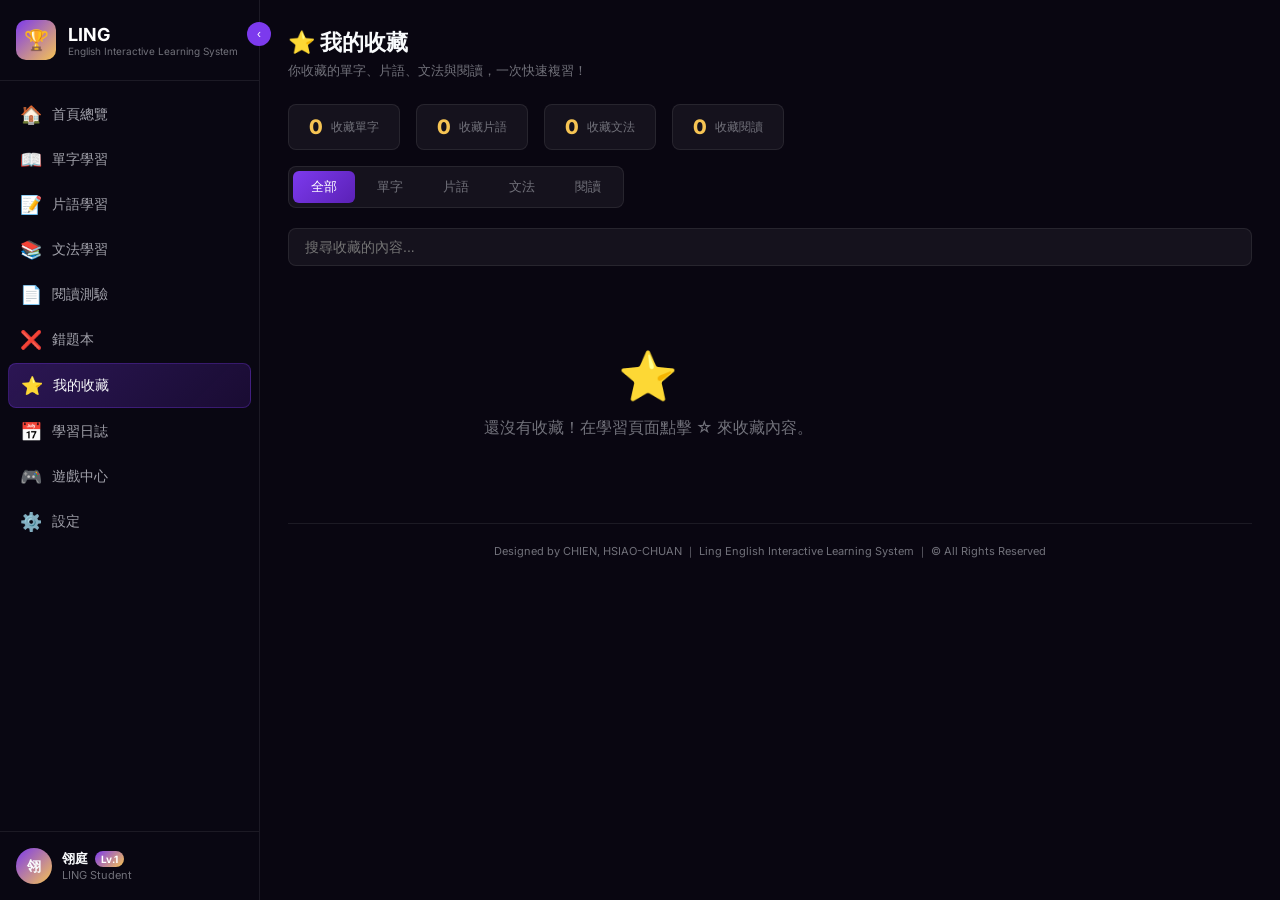
<file: pages/favorite.html>
<!DOCTYPE html>
<html lang="zh-TW">
<head>
<meta charset="UTF-8">
<meta name="viewport" content="width=device-width, initial-scale=1.0">
<title>我的收藏 — LING</title>
<link rel="preconnect" href="https://fonts.googleapis.com">
<link href="https://fonts.googleapis.com/css2?family=Inter:wght@400;500;600;700;800;900&display=swap" rel="stylesheet">
<link rel="stylesheet" href="../css/main.css">
<style>
.fcontent{margin-left:var(--sidebar-w);flex:1;padding:28px}
.fheader{margin-bottom:24px}
.fheader h1{font-size:22px;font-weight:800;margin-bottom:4px}
.fheader p{font-size:13px;color:var(--text-muted)}
.ftabs{display:flex;gap:4px;background:var(--bg-card);border:1px solid var(--border);border-radius:var(--radius-xs);padding:4px;margin-bottom:20px;width:fit-content}
.ftab{padding:7px 18px;border-radius:6px;font-size:13px;font-weight:500;cursor:pointer;color:var(--text-muted);transition:all var(--transition)}
.ftab.active{background:linear-gradient(135deg,var(--purple),var(--purple-dark));color:white}
.fsearch{display:flex;gap:10px;margin-bottom:20px}
.fsearch input{flex:1;background:var(--bg-card);border:1px solid var(--border);color:var(--text);padding:10px 16px;border-radius:var(--radius-xs);font-size:14px}
.fsearch input:focus{outline:none;border-color:var(--purple)}
.fav-grid{display:grid;grid-template-columns:repeat(auto-fill,minmax(220px,1fr));gap:12px}
.fav-card{background:var(--bg-card);border:1px solid var(--border);border-radius:var(--radius-sm);padding:16px;cursor:pointer;transition:all var(--transition);position:relative}
.fav-card:hover{background:var(--bg-card-hover);border-color:rgba(124,58,237,.3);transform:translateY(-2px)}
.fav-word{font-size:22px;font-weight:800;color:var(--gold);margin-bottom:4px}
.fav-zh{font-size:13px;color:var(--text-muted);margin-bottom:8px}
.fav-example{font-size:12px;color:var(--text-sec);line-height:1.4}
.fav-remove{position:absolute;top:10px;right:10px;background:none;border:none;color:var(--text-muted);cursor:pointer;font-size:16px;transition:color var(--transition)}
.fav-remove:hover{color:var(--danger)}
.fav-type{position:absolute;bottom:10px;right:10px;font-size:10px;padding:2px 8px;border-radius:99px;background:rgba(124,58,237,.2);color:#A78BFA;font-weight:700}
.empty-state{text-align:center;padding:60px;color:var(--text-muted)}
.empty-state .icon{font-size:48px;margin-bottom:12px}
.fav-stats{display:flex;gap:16px;margin-bottom:16px}
.fav-stat{background:var(--bg-card);border:1px solid var(--border);border-radius:var(--radius-xs);padding:10px 20px;display:flex;align-items:center;gap:8px}
.fav-stat .n{font-size:20px;font-weight:800;color:var(--gold)}
.fav-stat .l{font-size:12px;color:var(--text-muted)}
</style>
</head>
<body>
<div class="app-layout" style="display:flex">
<aside class="sidebar1" id="sidebar1">
  <button class="sidebar1-collapse-btn" id="sidebar-collapse">‹</button>
  <div class="sidebar1-logo"><div class="logo-icon">🏆</div><div class="logo-text"><h2>LING</h2><p>English Interactive Learning System</p></div></div>
  <nav class="sidebar1-nav">
    <a class="nav-item" href="../index.html"><span class="nav-icon">🏠</span><span class="nav-label">首頁總覽</span></a>
    <a class="nav-item" href="vocabulary.html"><span class="nav-icon">📖</span><span class="nav-label">單字學習</span></a>
    <a class="nav-item" href="phrases.html"><span class="nav-icon">📝</span><span class="nav-label">片語學習</span></a>
    <a class="nav-item" href="grammar.html"><span class="nav-icon">📚</span><span class="nav-label">文法學習</span></a>
    <a class="nav-item" href="reading.html"><span class="nav-icon">📄</span><span class="nav-label">閱讀測驗</span></a>
    <a class="nav-item" href="wrongbook.html"><span class="nav-icon">❌</span><span class="nav-label">錯題本</span></a>
    <a class="nav-item active" href="favorite.html"><span class="nav-icon">⭐</span><span class="nav-label">我的收藏</span></a>
    <a class="nav-item" href="journal.html"><span class="nav-icon">📅</span><span class="nav-label">學習日誌</span></a>
    <a class="nav-item" href="game.html"><span class="nav-icon">🎮</span><span class="nav-label">遊戲中心</span></a>
    <a class="nav-item" href="settings.html"><span class="nav-icon">⚙️</span><span class="nav-label">設定</span></a>
  </nav>
  <div class="sidebar1-profile">
    <div class="profile-avatar profile-avatar-img">翎</div>
    <div class="profile-info"><h4><span class="profile-name">翎庭</span> <span class="lv-badge">Lv.1</span></h4><p>LING Student</p></div>
  </div>
</aside>

<main class="fcontent animate-fadeIn">
  <div class="fheader">
    <h1>⭐ 我的收藏</h1>
    <p>你收藏的單字、片語、文法與閱讀，一次快速複習！</p>
  </div>

  <div class="fav-stats">
    <div class="fav-stat"><div class="n" id="f-vocab">0</div><div class="l">收藏單字</div></div>
    <div class="fav-stat"><div class="n" id="f-phrase">0</div><div class="l">收藏片語</div></div>
    <div class="fav-stat"><div class="n" id="f-grammar">0</div><div class="l">收藏文法</div></div>
    <div class="fav-stat"><div class="n" id="f-reading">0</div><div class="l">收藏閱讀</div></div>
  </div>

  <div class="ftabs">
    <div class="ftab active" onclick="switchFavTab(this,'all')">全部</div>
    <div class="ftab" onclick="switchFavTab(this,'vocabulary')">單字</div>
    <div class="ftab" onclick="switchFavTab(this,'phrases')">片語</div>
    <div class="ftab" onclick="switchFavTab(this,'grammar')">文法</div>
    <div class="ftab" onclick="switchFavTab(this,'reading')">閱讀</div>
  </div>

  <div class="fsearch">
    <input type="text" placeholder="搜尋收藏的內容..." id="search-input" oninput="renderFavorites()">
  </div>

  <div class="fav-grid" id="fav-grid"></div>

  <div class="footer" style="margin-top:24px">Designed by CHIEN, HSIAO-CHUAN ｜ Ling English Interactive Learning System ｜ © All Rights Reserved</div>
</main>
</div>

<script src="../js/app.js"></script>
<script>
// Sample vocab data for display
const VOCAB_MAP={
  vocab_0001:{word:'ability',chinese:'能力；才能',example:'She has the ability to solve problems.'},
  vocab_0002:{word:'accept',chinese:'接受；承認',example:'He accepted the award with a smile.'},
  vocab_0003:{word:'achieve',chinese:'達成；實現',example:'She worked hard to achieve her goals.'},
  vocab_0004:{word:'active',chinese:'積極的；活躍的',example:'He leads an active lifestyle.'},
  vocab_0005:{word:'activity',chinese:'活動；行動',example:'Swimming is a great outdoor activity.'},
};
const PHRASE_MAP={
  p001:{word:'look after',chinese:'照顧；照料',example:'She looks after her brother.'},
  p002:{word:'look for',chinese:'尋找',example:'I am looking for my keys.'},
};

let currentFavTab='all';

document.addEventListener('DOMContentLoaded',()=>{App.init();renderFavorites();});

function switchFavTab(el,tab){
  document.querySelectorAll('.ftab').forEach(t=>t.classList.remove('active'));
  el.classList.add('active');currentFavTab=tab;renderFavorites();
}

function renderFavorites(){
  const favs=Storage.load('ling_favorites')||{};
  const search=document.getElementById('search-input').value.toLowerCase();

  document.getElementById('f-vocab').textContent=(favs.vocabulary||[]).length;
  document.getElementById('f-phrase').textContent=(favs.phrases||[]).length;
  document.getElementById('f-grammar').textContent=(favs.grammar||[]).length;
  document.getElementById('f-reading').textContent=(favs.reading||[]).length;

  let items=[];
  const addItems=(ids,map,type)=>{
    (ids||[]).forEach(id=>{
      const d=map[id];
      if(d)items.push({...d,id,type});
    });
  };

  if(currentFavTab==='all'||currentFavTab==='vocabulary')addItems(favs.vocabulary,VOCAB_MAP,'單字');
  if(currentFavTab==='all'||currentFavTab==='phrases')addItems(favs.phrases,PHRASE_MAP,'片語');

  if(search)items=items.filter(i=>i.word?.toLowerCase().includes(search)||i.chinese?.includes(search));

  const grid=document.getElementById('fav-grid');
  if(!items.length){
    grid.innerHTML='<div class="empty-state" style="grid-column:span 3"><div class="icon">⭐</div><p>還沒有收藏！在學習頁面點擊 ☆ 來收藏內容。</p></div>';
    return;
  }
  grid.innerHTML=items.map(item=>`
    <div class="fav-card">
      <button class="fav-remove" onclick="removeFav('${item.id}','${item.type}')">✕</button>
      <div class="fav-word">${item.word}</div>
      <div class="fav-zh">${item.chinese}</div>
      <div class="fav-example">${item.example||''}</div>
      <span class="fav-type">${item.type}</span>
    </div>`).join('');
}

function removeFav(id,type){
  const favs=Storage.load('ling_favorites')||{};
  const typeMap={單字:'vocabulary',片語:'phrases',文法:'grammar',閱讀:'reading'};
  const key=typeMap[type];
  if(key&&favs[key]){favs[key]=favs[key].filter(i=>i!==id);Storage.save('ling_favorites',favs);}
  renderFavorites();
}
</script>
</body>
</html>
</file>
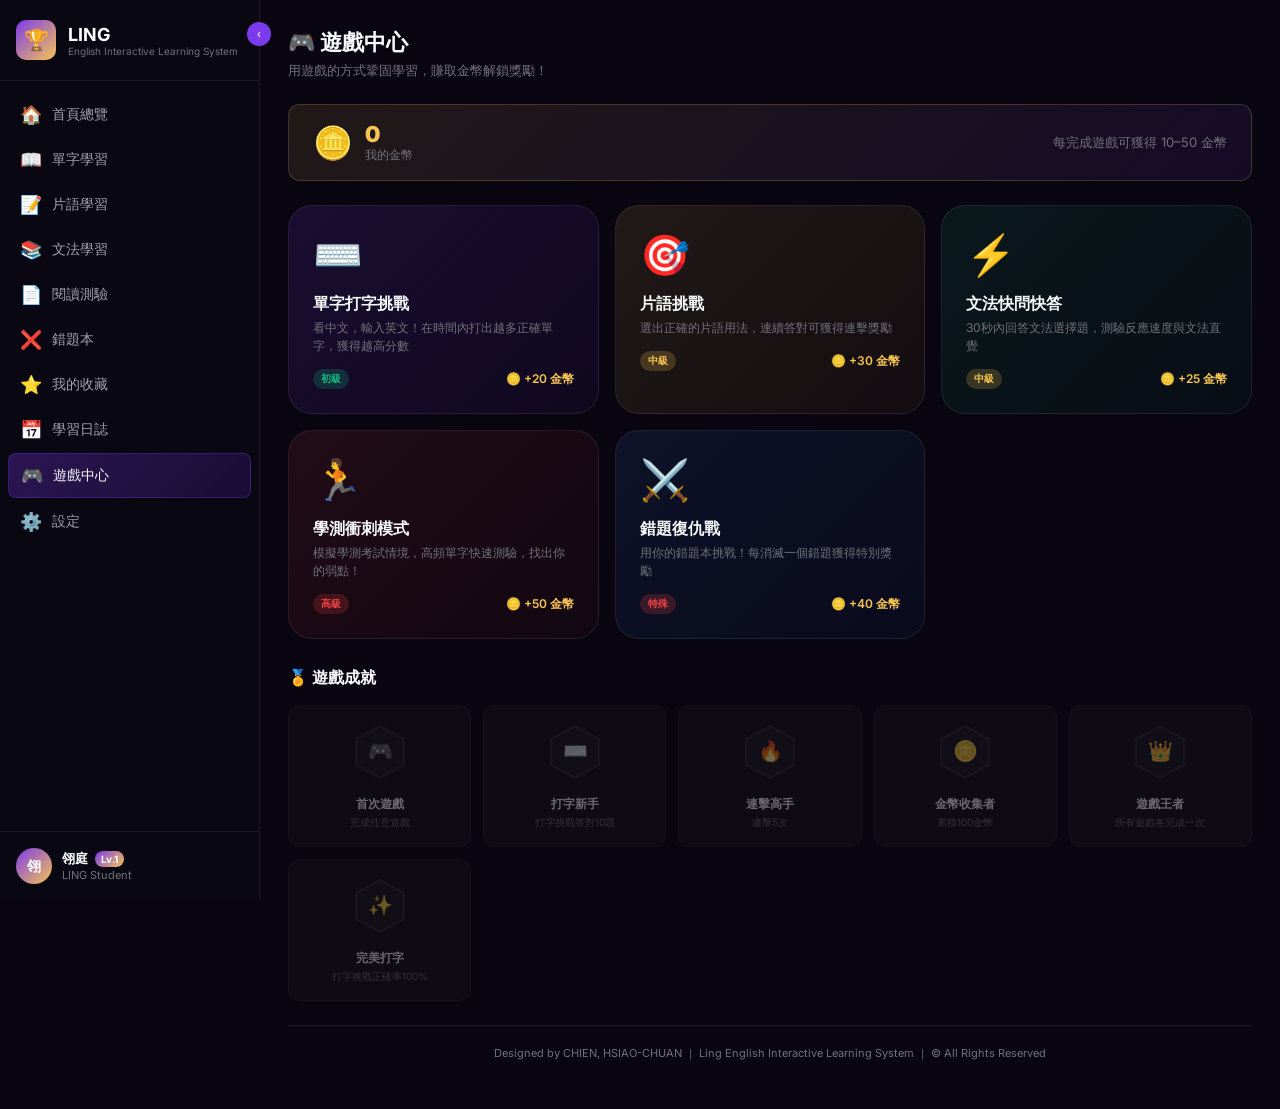
<file: pages/game.html>
<!DOCTYPE html>
<html lang="zh-TW">
<head>
<meta charset="UTF-8">
<meta name="viewport" content="width=device-width, initial-scale=1.0">
<title>遊戲中心 — LING</title>
<link rel="preconnect" href="https://fonts.googleapis.com">
<link href="https://fonts.googleapis.com/css2?family=Inter:wght@400;500;600;700;800;900&display=swap" rel="stylesheet">
<link rel="stylesheet" href="../css/main.css">
<style>
.gcontent{margin-left:var(--sidebar-w);flex:1;padding:28px;max-width:1100px}
.gheader{margin-bottom:24px}
.gheader h1{font-size:22px;font-weight:800;margin-bottom:4px}
.gheader p{font-size:13px;color:var(--text-muted)}
.coin-bar{display:flex;align-items:center;justify-content:space-between;background:linear-gradient(135deg,rgba(246,196,83,.1),rgba(124,58,237,.1));border:1px solid rgba(246,196,83,.2);border-radius:var(--radius-sm);padding:16px 24px;margin-bottom:24px}
.coin-left{display:flex;align-items:center;gap:12px}
.coin-icon{font-size:32px}
.coin-info h3{font-size:22px;font-weight:900;color:var(--gold)}
.coin-info p{font-size:12px;color:var(--text-muted)}
.coin-right{font-size:13px;color:var(--text-muted)}
.games-grid{display:grid;grid-template-columns:repeat(auto-fill,minmax(240px,1fr));gap:16px;margin-bottom:28px}
.game-card{background:var(--bg-card);border:1px solid var(--border);border-radius:var(--radius);padding:24px;cursor:pointer;transition:all var(--transition);position:relative;overflow:hidden}
.game-card::before{content:'';position:absolute;inset:0;opacity:0;transition:opacity var(--transition)}
.game-card:hover{transform:translateY(-4px);border-color:rgba(124,58,237,.4)}
.game-card:hover::before{opacity:1}
.game-icon{font-size:40px;margin-bottom:14px}
.game-title{font-size:16px;font-weight:700;margin-bottom:4px}
.game-desc{font-size:12px;color:var(--text-muted);line-height:1.5;margin-bottom:14px}
.game-meta{display:flex;align-items:center;justify-content:space-between}
.game-difficulty{font-size:10px;font-weight:700;padding:3px 8px;border-radius:99px}
.diff-easy{background:rgba(16,185,129,.2);color:var(--success)}
.diff-mid{background:rgba(246,196,83,.2);color:var(--gold)}
.diff-hard{background:rgba(239,68,68,.2);color:var(--danger)}
.game-coin{font-size:12px;color:var(--gold);font-weight:600}
.play-btn{position:absolute;bottom:16px;right:16px;background:linear-gradient(135deg,var(--purple),var(--purple-dark));color:white;border:none;padding:7px 16px;border-radius:var(--radius-xs);font-size:12px;font-weight:700;cursor:pointer;opacity:0;transition:all var(--transition)}
.game-card:hover .play-btn{opacity:1}
.ach-section h2{font-size:16px;font-weight:700;margin-bottom:16px;display:flex;align-items:center;gap:8px}
.ach-grid{display:grid;grid-template-columns:repeat(auto-fill,minmax(160px,1fr));gap:12px}
.ach-card{background:var(--bg-card);border:1px solid var(--border);border-radius:var(--radius-sm);padding:16px;text-align:center}
.ach-card.unlocked{border-color:rgba(246,196,83,.3);background:rgba(246,196,83,.05)}
.ach-card.locked{opacity:.4}
.ach-hex{margin:0 auto 10px}
.ach-name{font-size:12px;font-weight:600}
.ach-cond{font-size:10px;color:var(--text-muted);margin-top:3px}

/* Typing Game Modal */
.game-modal{position:fixed;inset:0;background:rgba(0,0,0,.8);display:flex;align-items:center;justify-content:center;z-index:999;backdrop-filter:blur(8px);opacity:0;pointer-events:none;transition:opacity .3s}
.game-modal.show{opacity:1;pointer-events:all}
.game-modal-inner{background:linear-gradient(135deg,#1a0d30,#0d0820);border:1px solid rgba(124,58,237,.4);border-radius:var(--radius);padding:32px;max-width:500px;width:90%;text-align:center}
.game-modal h2{font-size:20px;font-weight:800;margin-bottom:8px}
.game-modal p{font-size:13px;color:var(--text-muted);margin-bottom:20px}
.type-word{font-size:48px;font-weight:900;color:var(--gold);margin-bottom:8px}
.type-zh{font-size:16px;color:var(--text-muted);margin-bottom:20px}
.type-input{width:100%;background:rgba(255,255,255,.06);border:2px solid rgba(124,58,237,.4);color:var(--text);padding:14px;border-radius:var(--radius-xs);font-size:18px;text-align:center;outline:none;font-family:inherit;transition:border-color var(--transition)}
.type-input:focus{border-color:var(--purple)}
.type-input.correct-input{border-color:var(--success);background:rgba(16,185,129,.1)}
.type-input.wrong-input{border-color:var(--danger);background:rgba(239,68,68,.1)}
.type-score{display:flex;justify-content:center;gap:32px;margin-top:16px}
.ts-item .v{font-size:24px;font-weight:800}
.ts-item .l{font-size:11px;color:var(--text-muted)}
.close-modal{position:absolute;top:16px;right:16px;background:none;border:none;color:var(--text-muted);cursor:pointer;font-size:20px}
</style>
</head>
<body>
<div class="app-layout" style="display:flex">
<aside class="sidebar1" id="sidebar1">
  <button class="sidebar1-collapse-btn" id="sidebar-collapse">‹</button>
  <div class="sidebar1-logo"><div class="logo-icon">🏆</div><div class="logo-text"><h2>LING</h2><p>English Interactive Learning System</p></div></div>
  <nav class="sidebar1-nav">
    <a class="nav-item" href="../index.html"><span class="nav-icon">🏠</span><span class="nav-label">首頁總覽</span></a>
    <a class="nav-item" href="vocabulary.html"><span class="nav-icon">📖</span><span class="nav-label">單字學習</span></a>
    <a class="nav-item" href="phrases.html"><span class="nav-icon">📝</span><span class="nav-label">片語學習</span></a>
    <a class="nav-item" href="grammar.html"><span class="nav-icon">📚</span><span class="nav-label">文法學習</span></a>
    <a class="nav-item" href="reading.html"><span class="nav-icon">📄</span><span class="nav-label">閱讀測驗</span></a>
    <a class="nav-item" href="wrongbook.html"><span class="nav-icon">❌</span><span class="nav-label">錯題本</span></a>
    <a class="nav-item" href="favorite.html"><span class="nav-icon">⭐</span><span class="nav-label">我的收藏</span></a>
    <a class="nav-item" href="journal.html"><span class="nav-icon">📅</span><span class="nav-label">學習日誌</span></a>
    <a class="nav-item active" href="game.html"><span class="nav-icon">🎮</span><span class="nav-label">遊戲中心</span></a>
    <a class="nav-item" href="settings.html"><span class="nav-icon">⚙️</span><span class="nav-label">設定</span></a>
  </nav>
  <div class="sidebar1-profile">
    <div class="profile-avatar profile-avatar-img">翎</div>
    <div class="profile-info"><h4><span class="profile-name">翎庭</span> <span class="lv-badge">Lv.1</span></h4><p>LING Student</p></div>
  </div>
</aside>

<main class="gcontent animate-fadeIn">
  <div class="gheader">
    <h1>🎮 遊戲中心</h1>
    <p>用遊戲的方式鞏固學習，賺取金幣解鎖獎勵！</p>
  </div>

  <div class="coin-bar">
    <div class="coin-left">
      <div class="coin-icon">🪙</div>
      <div class="coin-info"><h3 id="coin-count">0</h3><p>我的金幣</p></div>
    </div>
    <div class="coin-right">每完成遊戲可獲得 10–50 金幣</div>
  </div>

  <div class="games-grid">
    <div class="game-card" style="background:linear-gradient(135deg,rgba(124,58,237,.15),rgba(91,33,182,.08))">
      <div class="game-icon">⌨️</div>
      <div class="game-title">單字打字挑戰</div>
      <div class="game-desc">看中文，輸入英文！在時間內打出越多正確單字，獲得越高分數</div>
      <div class="game-meta">
        <span class="game-difficulty diff-easy">初級</span>
        <span class="game-coin">🪙 +20 金幣</span>
      </div>
      <button class="play-btn" onclick="startTypingGame()">▶ 開始</button>
    </div>
    <div class="game-card" style="background:linear-gradient(135deg,rgba(246,196,83,.1),rgba(212,160,23,.05))">
      <div class="game-icon">🎯</div>
      <div class="game-title">片語挑戰</div>
      <div class="game-desc">選出正確的片語用法，連續答對可獲得連擊獎勵</div>
      <div class="game-meta">
        <span class="game-difficulty diff-mid">中級</span>
        <span class="game-coin">🪙 +30 金幣</span>
      </div>
      <button class="play-btn" onclick="comingSoon()">▶ 開始</button>
    </div>
    <div class="game-card" style="background:linear-gradient(135deg,rgba(16,185,129,.1),rgba(5,150,105,.05))">
      <div class="game-icon">⚡</div>
      <div class="game-title">文法快問快答</div>
      <div class="game-desc">30秒內回答文法選擇題，測驗反應速度與文法直覺</div>
      <div class="game-meta">
        <span class="game-difficulty diff-mid">中級</span>
        <span class="game-coin">🪙 +25 金幣</span>
      </div>
      <button class="play-btn" onclick="comingSoon()">▶ 開始</button>
    </div>
    <div class="game-card" style="background:linear-gradient(135deg,rgba(239,68,68,.1),rgba(185,28,28,.05))">
      <div class="game-icon">🏃</div>
      <div class="game-title">學測衝刺模式</div>
      <div class="game-desc">模擬學測考試情境，高頻單字快速測驗，找出你的弱點！</div>
      <div class="game-meta">
        <span class="game-difficulty diff-hard">高級</span>
        <span class="game-coin">🪙 +50 金幣</span>
      </div>
      <button class="play-btn" onclick="comingSoon()">▶ 開始</button>
    </div>
    <div class="game-card" style="background:linear-gradient(135deg,rgba(59,130,246,.1),rgba(29,99,237,.05))">
      <div class="game-icon">⚔️</div>
      <div class="game-title">錯題復仇戰</div>
      <div class="game-desc">用你的錯題本挑戰！每消滅一個錯題獲得特別獎勵</div>
      <div class="game-meta">
        <span class="game-difficulty diff-hard">特殊</span>
        <span class="game-coin">🪙 +40 金幣</span>
      </div>
      <button class="play-btn" onclick="comingSoon()">▶ 開始</button>
    </div>
  </div>

  <div class="ach-section">
    <h2>🏅 遊戲成就</h2>
    <div class="ach-grid" id="ach-grid"></div>
  </div>

  <div class="footer" style="margin-top:24px">Designed by CHIEN, HSIAO-CHUAN ｜ Ling English Interactive Learning System ｜ © All Rights Reserved</div>
</main>
</div>

<!-- Typing Game Modal -->
<div class="game-modal" id="typing-modal">
  <div class="game-modal-inner" style="position:relative">
    <button class="close-modal" onclick="closeTyping()">✕</button>
    <h2>⌨️ 單字打字挑戰</h2>
    <p>看到中文，輸入正確英文單字！</p>
    <div id="type-timer" style="font-size:13px;color:var(--warning);margin-bottom:12px">⏱ 剩餘時間：<span id="time-left">60</span> 秒</div>
    <div class="type-word" id="type-zh-word">能力；才能</div>
    <input type="text" class="type-input" id="type-input" placeholder="輸入英文單字..." autocomplete="off" oninput="checkTyping()">
    <div class="type-score">
      <div class="ts-item"><div class="v" id="t-correct">0</div><div class="l">正確</div></div>
      <div class="ts-item"><div class="v" id="t-wrong">0</div><div class="l">錯誤</div></div>
      <div class="ts-item"><div class="v" id="t-combo">0</div><div class="l">連擊</div></div>
    </div>
  </div>
</div>

<script src="../js/app.js"></script>
<script>
const GAME_WORDS=[
  {word:'ability',zh:'能力；才能'},{word:'accept',zh:'接受；承認'},{word:'achieve',zh:'達成；實現'},
  {word:'active',zh:'積極的；活躍的'},{word:'advice',zh:'建議；忠告'},{word:'affect',zh:'影響'},
  {word:'allow',zh:'允許'},{word:'answer',zh:'答案；回答'},{word:'appear',zh:'出現；似乎'},
  {word:'area',zh:'區域；面積'},{word:'argue',zh:'爭論；主張'},{word:'attention',zh:'注意；關注'}
];

let gameCoins=0, typingTimer=null, timeLeft=60, tCorrect=0, tWrong=0, tCombo=0, currentWord=null;
const ACHIEVEMENTS=[
  {id:'a1',name:'首次遊戲',cond:'完成任意遊戲',icon:'🎮',req:'games',val:1},
  {id:'a2',name:'打字新手',cond:'打字挑戰答對10題',icon:'⌨️',req:'typing',val:10},
  {id:'a3',name:'連擊高手',cond:'連擊5次',icon:'🔥',req:'combo',val:5},
  {id:'a4',name:'金幣收集者',cond:'累積100金幣',icon:'🪙',req:'coins',val:100},
  {id:'a5',name:'遊戲王者',cond:'所有遊戲各完成一次',icon:'👑',req:'all',val:5},
  {id:'a6',name:'完美打字',cond:'打字挑戰正確率100%',icon:'✨',req:'perfect',val:1}
];

document.addEventListener('DOMContentLoaded',()=>{
  App.init();
  const gd=Storage.load('ling_game')||{};
  gameCoins=gd.coins||0;
  document.getElementById('coin-count').textContent=gameCoins;
  renderAchievements();
});

function renderAchievements(){
  const gd=Storage.load('ling_game')||{};
  const grid=document.getElementById('ach-grid');
  grid.innerHTML=ACHIEVEMENTS.map(a=>{
    const unlocked=gd.achievements?.includes(a.id);
    return `<div class="ach-card ${unlocked?'unlocked':'locked'}">
      <svg class="ach-hex" width="60" height="60" viewBox="0 0 60 60">
        <polygon points="30,4 54,17 54,43 30,56 6,43 6,17" fill="${unlocked?'rgba(246,196,83,0.15)':'rgba(255,255,255,0.03)'}" stroke="${unlocked?'#F6C453':'rgba(255,255,255,0.1)'}" stroke-width="2"/>
        <text x="30" y="36" text-anchor="middle" font-size="20">${a.icon}</text>
      </svg>
      <div class="ach-name">${a.name}</div>
      <div class="ach-cond">${a.cond}</div>
    </div>`;}).join('');
}

function startTypingGame(){
  tCorrect=0;tWrong=0;tCombo=0;timeLeft=60;
  document.getElementById('t-correct').textContent=0;
  document.getElementById('t-wrong').textContent=0;
  document.getElementById('t-combo').textContent=0;
  document.getElementById('time-left').textContent=60;
  document.getElementById('type-input').value='';
  document.getElementById('type-input').className='type-input';
  nextWord();
  document.getElementById('typing-modal').classList.add('show');
  document.getElementById('type-input').focus();
  if(typingTimer)clearInterval(typingTimer);
  typingTimer=setInterval(()=>{
    timeLeft--;
    document.getElementById('time-left').textContent=timeLeft;
    if(timeLeft<=0){clearInterval(typingTimer);endTypingGame();}
  },1000);
}

function nextWord(){
  currentWord=GAME_WORDS[Math.floor(Math.random()*GAME_WORDS.length)];
  document.getElementById('type-zh-word').textContent=currentWord.zh;
  document.getElementById('type-input').value='';
  document.getElementById('type-input').className='type-input';
}

function checkTyping(){
  const input=document.getElementById('type-input').value.trim().toLowerCase();
  const target=currentWord.word.toLowerCase();
  if(input===target){
    document.getElementById('type-input').className='type-input correct-input';
    tCorrect++;tCombo++;
    document.getElementById('t-correct').textContent=tCorrect;
    document.getElementById('t-combo').textContent=tCombo;
    setTimeout(nextWord,300);
  } else if(target.startsWith(input)){
    document.getElementById('type-input').className='type-input';
  } else if(input.length>=target.length){
    document.getElementById('type-input').className='type-input wrong-input';
    tWrong++;tCombo=0;
    document.getElementById('t-wrong').textContent=tWrong;
    document.getElementById('t-combo').textContent=0;
  }
}

function endTypingGame(){
  clearInterval(typingTimer);
  const earned=tCorrect*10+Math.max(0,tCombo-2)*5;
  gameCoins+=earned;
  const gd=Storage.load('ling_game')||{coins:0,achievements:[]};
  gd.coins=gameCoins;
  if(tCorrect>=1&&!gd.achievements.includes('a1'))gd.achievements.push('a1');
  if(tCorrect>=10&&!gd.achievements.includes('a2'))gd.achievements.push('a2');
  if(tCombo>=5&&!gd.achievements.includes('a3'))gd.achievements.push('a3');
  if(gameCoins>=100&&!gd.achievements.includes('a4'))gd.achievements.push('a4');
  Storage.save('ling_game',gd);
  document.getElementById('coin-count').textContent=gameCoins;
  renderAchievements();
  document.getElementById('typing-modal').classList.remove('show');
  alert(`⌨️ 遊戲結束！\n✅ 正確：${tCorrect} 題\n❌ 錯誤：${tWrong} 題\n🪙 獲得：${earned} 金幣`);
}

function closeTyping(){clearInterval(typingTimer);document.getElementById('typing-modal').classList.remove('show');}
function comingSoon(){alert('🚀 此遊戲即將推出，敬請期待！');}
</script>
</body>
</html>
</file>
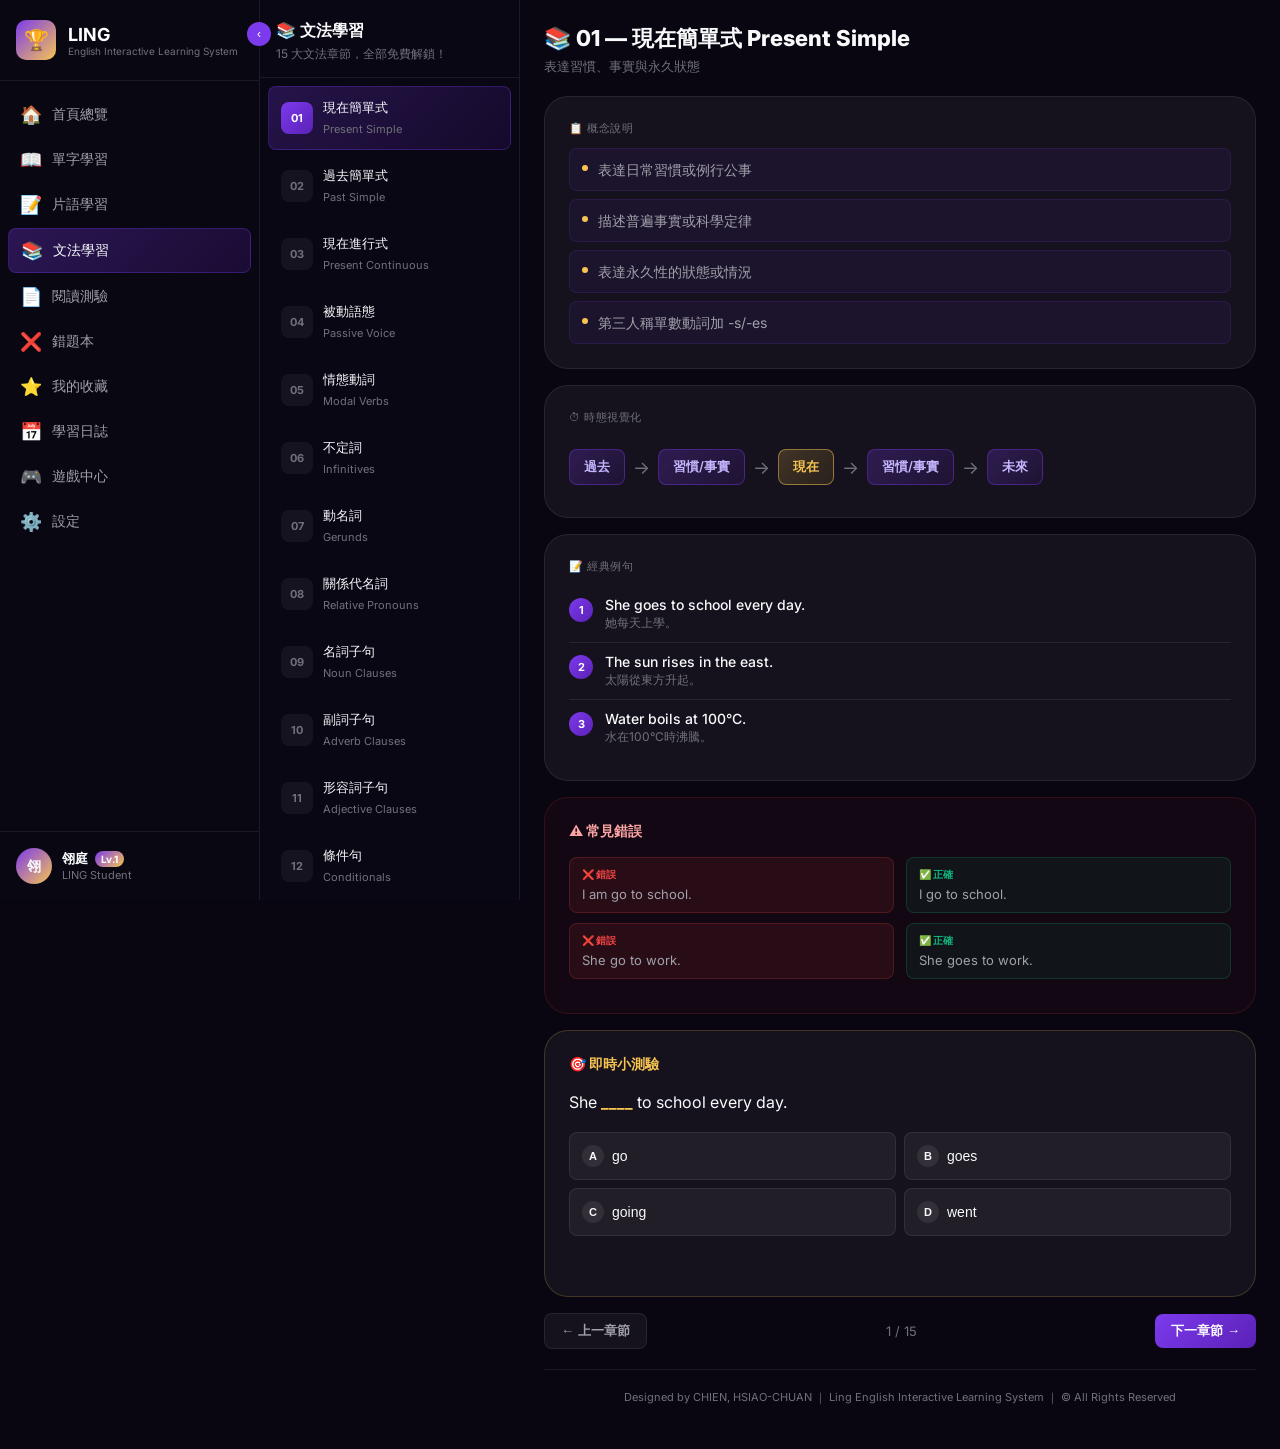
<file: pages/grammar.html>
<!DOCTYPE html>
<html lang="zh-TW">
<head>
<meta charset="UTF-8">
<meta name="viewport" content="width=device-width, initial-scale=1.0">
<title>文法學習 — LING</title>
<link rel="preconnect" href="https://fonts.googleapis.com">
<link href="https://fonts.googleapis.com/css2?family=Inter:wght@400;500;600;700;800;900&display=swap" rel="stylesheet">
<link rel="stylesheet" href="../css/main.css">
<style>
.sidebar2{width:260px;min-height:100vh;background:rgba(10,8,20,.97);border-right:1px solid var(--border);position:fixed;left:var(--sidebar-w);top:0;bottom:0;z-index:90;overflow-y:auto}
.sidebar2-header{padding:20px 16px 14px;border-bottom:1px solid var(--border);position:sticky;top:0;background:rgba(10,8,20,.97);z-index:1}
.sidebar2-header h2{font-size:16px;font-weight:700;margin-bottom:4px}
.sidebar2-header p{font-size:12px;color:var(--text-muted)}
.chapter-list{padding:8px}
.chapter-item{display:flex;align-items:center;gap:10px;padding:12px;border-radius:var(--radius-xs);cursor:pointer;margin-bottom:4px;transition:all var(--transition);border:1px solid transparent}
.chapter-item:hover{background:var(--bg-card)}
.chapter-item.active{background:linear-gradient(135deg,rgba(124,58,237,.25),rgba(91,33,182,.15));border-color:rgba(124,58,237,.3)}
.chapter-item.done{border-color:rgba(16,185,129,.2)}
.ch-num{width:32px;height:32px;border-radius:8px;background:rgba(255,255,255,.05);display:flex;align-items:center;justify-content:center;font-size:11px;font-weight:700;color:var(--text-muted);flex-shrink:0}
.chapter-item.active .ch-num{background:linear-gradient(135deg,var(--purple),var(--purple-dark));color:white}
.chapter-item.done .ch-num{background:rgba(16,185,129,.2);color:var(--success)}
.ch-info p{font-size:13px;font-weight:500}
.ch-info span{font-size:11px;color:var(--text-muted)}
.grammar-content{margin-left:calc(var(--sidebar-w) + 260px);flex:1;padding:24px;min-height:100vh}
.grammar-header{margin-bottom:20px}
.grammar-header h1{font-size:22px;font-weight:800;margin-bottom:4px}
.grammar-header p{font-size:13px;color:var(--text-muted)}

.concept-card{background:var(--bg-card);border:1px solid var(--border);border-radius:var(--radius);padding:24px;margin-bottom:16px}
.concept-title{font-size:11px;text-transform:uppercase;letter-spacing:.5px;color:var(--text-muted);margin-bottom:12px}
.concept-points{display:flex;flex-direction:column;gap:8px}
.concept-point{display:flex;align-items:flex-start;gap:10px;padding:10px 12px;background:rgba(124,58,237,.08);border:1px solid rgba(124,58,237,.15);border-radius:var(--radius-xs)}
.concept-point .dot{width:6px;height:6px;border-radius:50%;background:var(--gold);flex-shrink:0;margin-top:6px}
.concept-point p{font-size:14px;color:var(--text-sec);line-height:1.5}

.timeline-card{background:var(--bg-card);border:1px solid var(--border);border-radius:var(--radius);padding:24px;margin-bottom:16px}
.timeline{display:flex;align-items:center;gap:0;overflow-x:auto;padding:8px 0}
.tl-item{display:flex;align-items:center;flex-shrink:0}
.tl-box{background:linear-gradient(135deg,rgba(124,58,237,.25),rgba(91,33,182,.15));border:1px solid rgba(124,58,237,.4);border-radius:8px;padding:8px 14px;font-size:13px;font-weight:600;color:#C4B5FD;white-space:nowrap;text-align:center}
.tl-box.current{background:linear-gradient(135deg,rgba(246,196,83,.2),rgba(212,160,23,.1));border-color:rgba(246,196,83,.5);color:var(--gold)}
.tl-arrow{font-size:18px;color:var(--text-muted);padding:0 8px;flex-shrink:0}

.examples-card{background:var(--bg-card);border:1px solid var(--border);border-radius:var(--radius);padding:24px;margin-bottom:16px}
.ex-item{display:flex;gap:12px;padding:10px 0;border-bottom:1px solid var(--border)}
.ex-item:last-child{border-bottom:none}
.ex-num{width:24px;height:24px;border-radius:50%;background:linear-gradient(135deg,var(--purple),var(--purple-dark));display:flex;align-items:center;justify-content:center;font-size:11px;font-weight:700;color:white;flex-shrink:0;margin-top:2px}
.ex-content .en{font-size:14px;color:var(--text);font-weight:500}
.ex-content .zh{font-size:12px;color:var(--text-muted);margin-top:2px}

.mistakes-card{background:rgba(239,68,68,.04);border:1px solid rgba(239,68,68,.15);border-radius:var(--radius);padding:24px;margin-bottom:16px}
.mistakes-card h3{font-size:14px;font-weight:700;color:#FCA5A5;margin-bottom:16px;display:flex;align-items:center;gap:6px}
.mistake-row{display:grid;grid-template-columns:1fr 1fr;gap:12px;margin-bottom:10px}
.m-wrong{background:rgba(239,68,68,.1);border:1px solid rgba(239,68,68,.2);border-radius:var(--radius-xs);padding:10px 12px}
.m-wrong .tag{font-size:10px;color:var(--danger);font-weight:700;margin-bottom:4px}
.m-wrong .sent{font-size:13px;color:var(--text-sec)}
.m-correct{background:rgba(16,185,129,.08);border:1px solid rgba(16,185,129,.2);border-radius:var(--radius-xs);padding:10px 12px}
.m-correct .tag{font-size:10px;color:var(--success);font-weight:700;margin-bottom:4px}
.m-correct .sent{font-size:13px;color:var(--text-sec)}

.mini-quiz-card{background:var(--bg-card);border:1px solid rgba(246,196,83,.2);border-radius:var(--radius);padding:24px;margin-bottom:16px}
.mini-quiz-card h3{font-size:14px;font-weight:700;color:var(--gold);margin-bottom:16px;display:flex;align-items:center;gap:6px}
.mq-question{font-size:16px;color:var(--text);margin-bottom:16px;line-height:1.6}
.mq-options{display:grid;grid-template-columns:1fr 1fr;gap:8px;margin-bottom:16px}
.mq-btn{background:var(--bg-card);border:1px solid var(--border);border-radius:var(--radius-xs);padding:12px;font-size:14px;color:var(--text);cursor:pointer;text-align:left;display:flex;align-items:center;gap:8px;transition:all var(--transition)}
.mq-btn:hover:not(:disabled){background:rgba(124,58,237,.15);border-color:rgba(124,58,237,.4)}
.mq-btn.correct{background:rgba(16,185,129,.15);border-color:var(--success);color:var(--success)}
.mq-btn.wrong{background:rgba(239,68,68,.15);border-color:var(--danger);color:var(--danger)}
.mq-label{width:22px;height:22px;border-radius:50%;background:rgba(255,255,255,.08);display:flex;align-items:center;justify-content:center;font-size:11px;font-weight:700;flex-shrink:0}
.chapter-nav{display:flex;justify-content:space-between;align-items:center;margin-top:8px}
</style>
</head>
<body>
<div class="app-layout" style="display:flex">
<aside class="sidebar1" id="sidebar1">
  <button class="sidebar1-collapse-btn" id="sidebar-collapse">‹</button>
  <div class="sidebar1-logo"><div class="logo-icon">🏆</div><div class="logo-text"><h2>LING</h2><p>English Interactive Learning System</p></div></div>
  <nav class="sidebar1-nav">
    <a class="nav-item" href="../index.html"><span class="nav-icon">🏠</span><span class="nav-label">首頁總覽</span></a>
    <a class="nav-item" href="vocabulary.html"><span class="nav-icon">📖</span><span class="nav-label">單字學習</span></a>
    <a class="nav-item" href="phrases.html"><span class="nav-icon">📝</span><span class="nav-label">片語學習</span></a>
    <a class="nav-item active" href="grammar.html"><span class="nav-icon">📚</span><span class="nav-label">文法學習</span></a>
    <a class="nav-item" href="reading.html"><span class="nav-icon">📄</span><span class="nav-label">閱讀測驗</span></a>
    <a class="nav-item" href="wrongbook.html"><span class="nav-icon">❌</span><span class="nav-label">錯題本</span></a>
    <a class="nav-item" href="favorite.html"><span class="nav-icon">⭐</span><span class="nav-label">我的收藏</span></a>
    <a class="nav-item" href="journal.html"><span class="nav-icon">📅</span><span class="nav-label">學習日誌</span></a>
    <a class="nav-item" href="game.html"><span class="nav-icon">🎮</span><span class="nav-label">遊戲中心</span></a>
    <a class="nav-item" href="settings.html"><span class="nav-icon">⚙️</span><span class="nav-label">設定</span></a>
  </nav>
  <div class="sidebar1-profile">
    <div class="profile-avatar profile-avatar-img">翎</div>
    <div class="profile-info"><h4><span class="profile-name">翎庭</span> <span class="lv-badge">Lv.1</span></h4><p>LING Student</p></div>
  </div>
</aside>

<aside class="sidebar2">
  <div class="sidebar2-header"><h2>📚 文法學習</h2><p>15 大文法章節，全部免費解鎖！</p></div>
  <div class="chapter-list" id="chapter-list"></div>
</aside>

<main class="grammar-content animate-fadeIn">
  <div class="grammar-header">
    <h1 id="ch-title">📚 01 — 現在簡單式 Present Simple</h1>
    <p id="ch-subtitle">表達習慣、事實與永久狀態的基礎時態</p>
  </div>

  <div class="concept-card">
    <div class="concept-title">📋 概念說明</div>
    <div class="concept-points" id="concept-points"></div>
  </div>

  <div class="timeline-card">
    <div class="concept-title" style="margin-bottom:16px">⏱ 時態視覺化</div>
    <div id="timeline-visual"></div>
  </div>

  <div class="examples-card">
    <div class="concept-title" style="margin-bottom:12px">📝 經典例句</div>
    <div id="examples-list"></div>
  </div>

  <div class="mistakes-card">
    <h3>⚠️ 常見錯誤</h3>
    <div id="mistakes-list"></div>
  </div>

  <div class="mini-quiz-card">
    <h3>🎯 即時小測驗</h3>
    <div id="quiz-area"></div>
  </div>

  <div class="chapter-nav">
    <button class="btn btn-ghost" onclick="prevChapter()">← 上一章節</button>
    <span style="font-size:13px;color:var(--text-muted)" id="ch-counter">1 / 15</span>
    <button class="btn btn-primary" onclick="nextChapter()">下一章節 →</button>
  </div>
  <div class="footer" style="margin-top:20px">Designed by CHIEN, HSIAO-CHUAN ｜ Ling English Interactive Learning System ｜ © All Rights Reserved</div>
</main>
</div>

<script src="../js/app.js"></script>
<script>
const CHAPTERS=[
  {id:1,title:"現在簡單式",en:"Present Simple",subtitle:"表達習慣、事實與永久狀態",
   concepts:["表達日常習慣或例行公事","描述普遍事實或科學定律","表達永久性的狀態或情況","第三人稱單數動詞加 -s/-es"],
   timeline:["過去","習慣/事實","現在","習慣/事實","未來"],
   examples:[{en:"She goes to school every day.",zh:"她每天上學。"},{en:"The sun rises in the east.",zh:"太陽從東方升起。"},{en:"Water boils at 100°C.",zh:"水在100°C時沸騰。"}],
   mistakes:[{wrong:"I am go to school.",correct:"I go to school."},{wrong:"She go to work.",correct:"She goes to work."}],
   quiz:{q:"She ____ to school every day.",opts:["go","goes","going","went"],ans:1}},
  {id:2,title:"過去簡單式",en:"Past Simple",subtitle:"描述過去發生的動作或狀態",
   concepts:["描述過去某一時間點的動作","描述過去的習慣或狀態","規則動詞加 -ed，不規則動詞需記憶","常與時間副詞連用：yesterday, ago, last..."],
   timeline:["過去✓","過去動作","現在","─","未來"],
   examples:[{en:"She visited Paris last year.",zh:"她去年造訪了巴黎。"},{en:"He studied English for two hours.",zh:"他英文讀了兩個小時。"},{en:"We went to the beach yesterday.",zh:"我們昨天去了海邊。"}],
   mistakes:[{wrong:"She goed to the store.",correct:"She went to the store."},{wrong:"Yesterday I work.",correct:"Yesterday I worked."}],
   quiz:{q:"He ____ a book yesterday.",opts:["read","reads","reading","readed"],ans:0}},
  {id:3,title:"現在進行式",en:"Present Continuous",subtitle:"描述正在發生的動作",
   concepts:["表達此刻正在進行的動作","表達暫時性的動作或情況","be + V-ing 的結構","常與 now、at the moment 連用"],
   timeline:["過去","─","現在進行中▶","─","未來"],
   examples:[{en:"She is reading a book now.",zh:"她現在正在讀書。"},{en:"They are playing football.",zh:"他們正在踢足球。"},{en:"I am studying English.",zh:"我正在學英文。"}],
   mistakes:[{wrong:"She is go to school.",correct:"She is going to school."},{wrong:"I am know him.",correct:"I know him. (狀態動詞不用進行式)"}],
   quiz:{q:"Look! He ____ in the park.",opts:["run","runs","is running","ran"],ans:2}},
  {id:4,title:"被動語態",en:"Passive Voice",subtitle:"強調動作承受者而非執行者",
   concepts:["將動作的受詞移至主詞位置","結構：be + 過去分詞 (p.p.)","用於不知道或不重要誰執行動作時","可用於各種時態"],
   timeline:["主動句","→","被動句轉換"],
   examples:[{en:"The book was written by Hemingway.",zh:"這本書是由海明威所寫的。"},{en:"English is spoken worldwide.",zh:"英語在全球使用。"},{en:"The cake was eaten by Tom.",zh:"蛋糕被湯姆吃掉了。"}],
   mistakes:[{wrong:"The letter written by her.",correct:"The letter was written by her."},{wrong:"She is wrote a book.",correct:"A book is written by her."}],
   quiz:{q:"The window ____ by the boy.",opts:["broke","was broken","is broke","broken"],ans:1}},
  {id:5,title:"情態動詞",en:"Modal Verbs",subtitle:"表達能力、可能性、義務或請求",
   concepts:["can/could：能力、可能性、請求","may/might：許可、可能性","must/have to：義務、必要性","should/ought to：建議、義務"],
   timeline:["能力 can","義務 must","建議 should","可能 may"],
   examples:[{en:"You must study hard.",zh:"你必須努力學習。"},{en:"She can speak three languages.",zh:"她能說三種語言。"},{en:"You should see a doctor.",zh:"你應該去看醫生。"}],
   mistakes:[{wrong:"He can to swim.",correct:"He can swim. (後接原形動詞)"},{wrong:"She musts go.",correct:"She must go. (情態動詞不加s)"}],
   quiz:{q:"She ____ speak French fluently.",opts:["can","cans","is can","to can"],ans:0}},
  {id:6,title:"不定詞",en:"Infinitives",subtitle:"to + 動詞原形的用法",
   concepts:["作名詞用：To learn is important.","作形容詞用：I have a book to read.","作副詞用：She went out to buy food.","常見搭配：want/hope/plan/decide to V"],
   timeline:["名詞用法","形容詞用法","副詞用法"],
   examples:[{en:"I want to learn English.",zh:"我想學英語。"},{en:"She has a report to finish.",zh:"她有一份報告要完成。"},{en:"He studied hard to pass the exam.",zh:"他努力讀書以通過考試。"}],
   mistakes:[{wrong:"She wants learn.",correct:"She wants to learn."},{wrong:"I hope going.",correct:"I hope to go."}],
   quiz:{q:"She decided ____ a doctor.",opts:["become","to become","becoming","becomes"],ans:1}},
  {id:7,title:"動名詞",en:"Gerunds",subtitle:"動詞-ing 作名詞的用法",
   concepts:["動名詞作主詞：Swimming is good exercise.","動名詞作受詞：I enjoy reading.","特定動詞後接動名詞：enjoy, avoid, finish...","介系詞後接動名詞：interested in + Ving"],
   timeline:["主詞用法","受詞用法","介系詞後"],
   examples:[{en:"Swimming is my favorite exercise.",zh:"游泳是我最喜歡的運動。"},{en:"She enjoys reading novels.",zh:"她喜歡讀小說。"},{en:"He is good at playing piano.",zh:"他很擅長彈鋼琴。"}],
   mistakes:[{wrong:"She enjoys to read.",correct:"She enjoys reading."},{wrong:"I avoid to make mistakes.",correct:"I avoid making mistakes."}],
   quiz:{q:"He enjoys ____ basketball.",opts:["play","to play","playing","played"],ans:2}},
  {id:8,title:"關係代名詞",en:"Relative Pronouns",subtitle:"who, which, that 連接子句",
   concepts:["who：代替人（主格或受格）","which：代替事物","that：代替人或事物","whose：所有格，代替人或動物"],
   timeline:["先行詞(人)who","先行詞(物)which","that通用"],
   examples:[{en:"The girl who won the prize is my friend.",zh:"贏得獎項的那個女孩是我的朋友。"},{en:"This is the book which I bought.",zh:"這是我買的那本書。"},{en:"She is the teacher that everyone likes.",zh:"她是大家都喜歡的老師。"}],
   mistakes:[{wrong:"The man which came is my uncle.",correct:"The man who came is my uncle."},{wrong:"The book who I read.",correct:"The book which I read."}],
   quiz:{q:"The woman ____ lives next door is a doctor.",opts:["which","who","whose","whom"],ans:1}},
  {id:9,title:"名詞子句",en:"Noun Clauses",subtitle:"that/whether/wh- 引導的名詞子句",
   concepts:["that 子句作受詞：I know that she is right.","whether/if 子句：間接問句","wh- 疑問詞引導：what, where, how...","子句中保持陳述句語序"],
   timeline:["主要子句","that/wh-","名詞子句"],
   examples:[{en:"I believe that she will succeed.",zh:"我相信她會成功。"},{en:"He asked whether I was free.",zh:"他問我是否有空。"},{en:"I don't know where she went.",zh:"我不知道她去哪裡了。"}],
   mistakes:[{wrong:"I know where is she.",correct:"I know where she is."},{wrong:"She asked that did I know.",correct:"She asked whether I knew."}],
   quiz:{q:"I wonder ____ she will come.",opts:["that","if","what","because"],ans:1}},
  {id:10,title:"副詞子句",en:"Adverb Clauses",subtitle:"表時間、原因、條件等關係",
   concepts:["時間子句：when, while, after, before, until","原因子句：because, since, as","條件子句：if, unless","讓步子句：although, even though"],
   timeline:["時間 when","原因 because","條件 if","讓步 although"],
   examples:[{en:"Although it was raining, she went out.",zh:"雖然在下雨，她還是出去了。"},{en:"If you study hard, you will pass.",zh:"如果你努力學習，你就會通過。"},{en:"She left before he arrived.",zh:"她在他到來之前就離開了。"}],
   mistakes:[{wrong:"Although it rained, but she went out.",correct:"Although it rained, she went out."},{wrong:"Because she was tired, so she slept.",correct:"Because she was tired, she slept."}],
   quiz:{q:"____ she was tired, she kept working.",opts:["Because","Although","If","When"],ans:1}},
  {id:11,title:"形容詞子句",en:"Adjective Clauses",subtitle:"修飾名詞的關係子句",
   concepts:["限定用法：不加逗號，限定範圍","非限定用法：加逗號，補充說明","關係代名詞可省略（受格時）","介系詞 + 關係代名詞的用法"],
   timeline:["先行詞","關係代名詞","形容詞子句"],
   examples:[{en:"The book that I read was excellent.",zh:"我讀的那本書非常好。"},{en:"My sister, who is a nurse, helps others.",zh:"我妹妹是護士，她幫助別人。"},{en:"This is the place where I was born.",zh:"這是我出生的地方。"}],
   mistakes:[{wrong:"The girl, that I met, is kind.",correct:"The girl who I met is kind."},{wrong:"The book which I read it.",correct:"The book which I read (刪掉it)"}],
   quiz:{q:"The movie ____ we watched was great.",opts:["who","whom","that","whose"],ans:2}},
  {id:12,title:"條件句",en:"Conditionals",subtitle:"If 條件句的四種類型",
   concepts:["零條件：If + 現在式, 現在式（科學事實）","第一條件：If + 現在式, will + V（可能情況）","第二條件：If + 過去式, would + V（假設）","第三條件：If + 過去完成式, would have + p.p.（與過去事實相反）"],
   timeline:["零條件","第一條件","第二條件","第三條件"],
   examples:[{en:"If you heat ice, it melts.",zh:"如果你加熱冰塊，它會融化。"},{en:"If it rains, I will stay home.",zh:"如果下雨，我會待在家。"},{en:"If I were rich, I would travel.",zh:"如果我有錢，我會去旅行。"}],
   mistakes:[{wrong:"If I will go, I call you.",correct:"If I go, I will call you."},{wrong:"If I would be you, I study more.",correct:"If I were you, I would study more."}],
   quiz:{q:"If I ____ more money, I would buy a car.",opts:["have","had","will have","would have"],ans:1}},
  {id:13,title:"比較句型",en:"Comparatives",subtitle:"形容詞的比較級與最高級",
   concepts:["比較級：adj + -er / more + adj + than","最高級：the + adj + -est / the most + adj","不規則變化：good→better→best, bad→worse→worst","as...as 表示相同程度"],
   timeline:["原級 as...as","比較級 -er/more","最高級 -est/most"],
   examples:[{en:"She is taller than her sister.",zh:"她比她的妹妹高。"},{en:"This is the most interesting book.",zh:"這是最有趣的書。"},{en:"He runs as fast as a cheetah.",zh:"他跑得和獵豹一樣快。"}],
   mistakes:[{wrong:"She is more tall than him.",correct:"She is taller than him."},{wrong:"This is the more good choice.",correct:"This is the better choice."}],
   quiz:{q:"She is ____ student in the class.",opts:["the most smart","the smartest","smarter","more smart"],ans:1}},
  {id:14,title:"介系詞",en:"Prepositions",subtitle:"表示時間、地點、方向等關係",
   concepts:["時間介系詞：at(時刻), on(日期), in(月份/年份)","地點介系詞：at(小地點), in(大地方), on(表面)","方向介系詞：to, towards, from, through","常見搭配：interested in, good at, afraid of"],
   timeline:["時間 at/on/in","地點 at/in/on","方向 to/from"],
   examples:[{en:"The meeting is at 3 o'clock on Monday.",zh:"會議在週一三點。"},{en:"She lives in Taipei.",zh:"她住在台北。"},{en:"He is good at playing guitar.",zh:"他很擅長彈吉他。"}],
   mistakes:[{wrong:"I am interested on music.",correct:"I am interested in music."},{wrong:"She is afraid from dogs.",correct:"She is afraid of dogs."}],
   quiz:{q:"I was born ____ 1998.",opts:["at","on","in","by"],ans:2}},
  {id:15,title:"連接詞",en:"Conjunctions",subtitle:"and, but, or, so, because 等用法",
   concepts:["對等連接詞：and, but, or, so, yet","從屬連接詞：because, although, if, when","相關連接詞：both...and, either...or, not only...but also","注意：不可用逗號連接兩個完整句子（逗號謬誤）"],
   timeline:["對等連接","從屬連接","相關連接"],
   examples:[{en:"She is smart and hardworking.",zh:"她既聰明又努力。"},{en:"Not only is he tall, but he is also handsome.",zh:"他不僅高，而且帥。"},{en:"Either you study or you fail.",zh:"你要麼學習，要麼失敗。"}],
   mistakes:[{wrong:"She studied hard, so but she failed.",correct:"She studied hard, but she failed."},{wrong:"Although he was tired, but he worked.",correct:"Although he was tired, he worked."}],
   quiz:{q:"____ she was sick, she went to school.",opts:["Because","Although","So","And"],ans:1}}
];

let currentCh=0;
let quizAnswered=false;

document.addEventListener('DOMContentLoaded',()=>{
  App.init();
  renderChapterList();
  renderChapter(0);
});

function renderChapterList(){
  const gp=Storage.load('ling_grammar_progress')||{};
  const list=document.getElementById('chapter-list');
  list.innerHTML=CHAPTERS.map((ch,i)=>`
    <div class="chapter-item ${i===currentCh?'active':''} ${gp[i]?.done?'done':''}" onclick="selectChapter(${i})">
      <div class="ch-num">${i+1<10?'0'+(i+1):i+1}</div>
      <div class="ch-info"><p>${ch.title}</p><span>${ch.en}</span></div>
      ${gp[i]?.done?'<span style="font-size:12px;color:var(--success)">✓</span>':''}
    </div>`).join('');
}

function selectChapter(i){currentCh=i;renderChapterList();renderChapter(i);}

function renderChapter(i){
  const ch=CHAPTERS[i];
  document.getElementById('ch-title').textContent=`📚 ${String(i+1).padStart(2,'0')} — ${ch.title} ${ch.en}`;
  document.getElementById('ch-subtitle').textContent=ch.subtitle;
  document.getElementById('ch-counter').textContent=`${i+1} / ${CHAPTERS.length}`;

  document.getElementById('concept-points').innerHTML=ch.concepts.map(c=>`
    <div class="concept-point"><div class="dot"></div><p>${c}</p></div>`).join('');

  const midIdx=Math.floor(ch.timeline.length/2);
  document.getElementById('timeline-visual').innerHTML=`
    <div class="timeline">${ch.timeline.map((t,ti)=>`
      ${ti>0?'<span class="tl-arrow">→</span>':''}
      <div class="tl-item"><div class="tl-box ${ti===midIdx?'current':''}">${t}</div></div>`).join('')}
    </div>`;

  document.getElementById('examples-list').innerHTML=ch.examples.map((ex,i)=>`
    <div class="ex-item">
      <div class="ex-num">${i+1}</div>
      <div class="ex-content"><div class="en">${ex.en}</div><div class="zh">${ex.zh}</div></div>
    </div>`).join('');

  document.getElementById('mistakes-list').innerHTML=ch.mistakes.map(m=>`
    <div class="mistake-row">
      <div class="m-wrong"><div class="tag">❌ 錯誤</div><div class="sent">${m.wrong}</div></div>
      <div class="m-correct"><div class="tag">✅ 正確</div><div class="sent">${m.correct}</div></div>
    </div>`).join('');

  quizAnswered=false;
  const q=ch.quiz;
  const labels=['A','B','C','D'];
  document.getElementById('quiz-area').innerHTML=`
    <div class="mq-question">${q.q.replace('____','<span style="color:var(--gold);font-weight:700">____</span>')}</div>
    <div class="mq-options">${q.opts.map((opt,oi)=>`
      <button class="mq-btn" onclick="answerQuiz(this,${oi},${q.ans})">
        <span class="mq-label">${labels[oi]}</span>${opt}
      </button>`).join('')}
    </div>
    <div id="quiz-feedback" style="font-size:13px;min-height:20px;color:var(--text-muted)"></div>`;
}

function answerQuiz(btn,selected,correct){
  if(quizAnswered)return;
  quizAnswered=true;
  document.querySelectorAll('.mq-btn').forEach((b,i)=>{
    if(i===correct)b.classList.add('correct');
    else if(b===btn&&selected!==correct)b.classList.add('wrong');
    b.disabled=true;
  });
  const fb=document.getElementById('quiz-feedback');
  if(selected===correct){
    fb.textContent='🎉 答對了！';fb.style.color='var(--success)';
    const gp=Storage.load('ling_grammar_progress')||{};
    if(!gp[currentCh])gp[currentCh]={};gp[currentCh].done=true;
    Storage.save('ling_grammar_progress',gp);
    renderChapterList();
  } else {
    fb.textContent='❌ 答錯了，再複習一次吧！';fb.style.color='var(--danger)';
  }
}

function prevChapter(){if(currentCh>0){currentCh--;renderChapterList();renderChapter(currentCh);}}
function nextChapter(){if(currentCh<CHAPTERS.length-1){currentCh++;renderChapterList();renderChapter(currentCh);}}
</script>
</body>
</html>
</file>
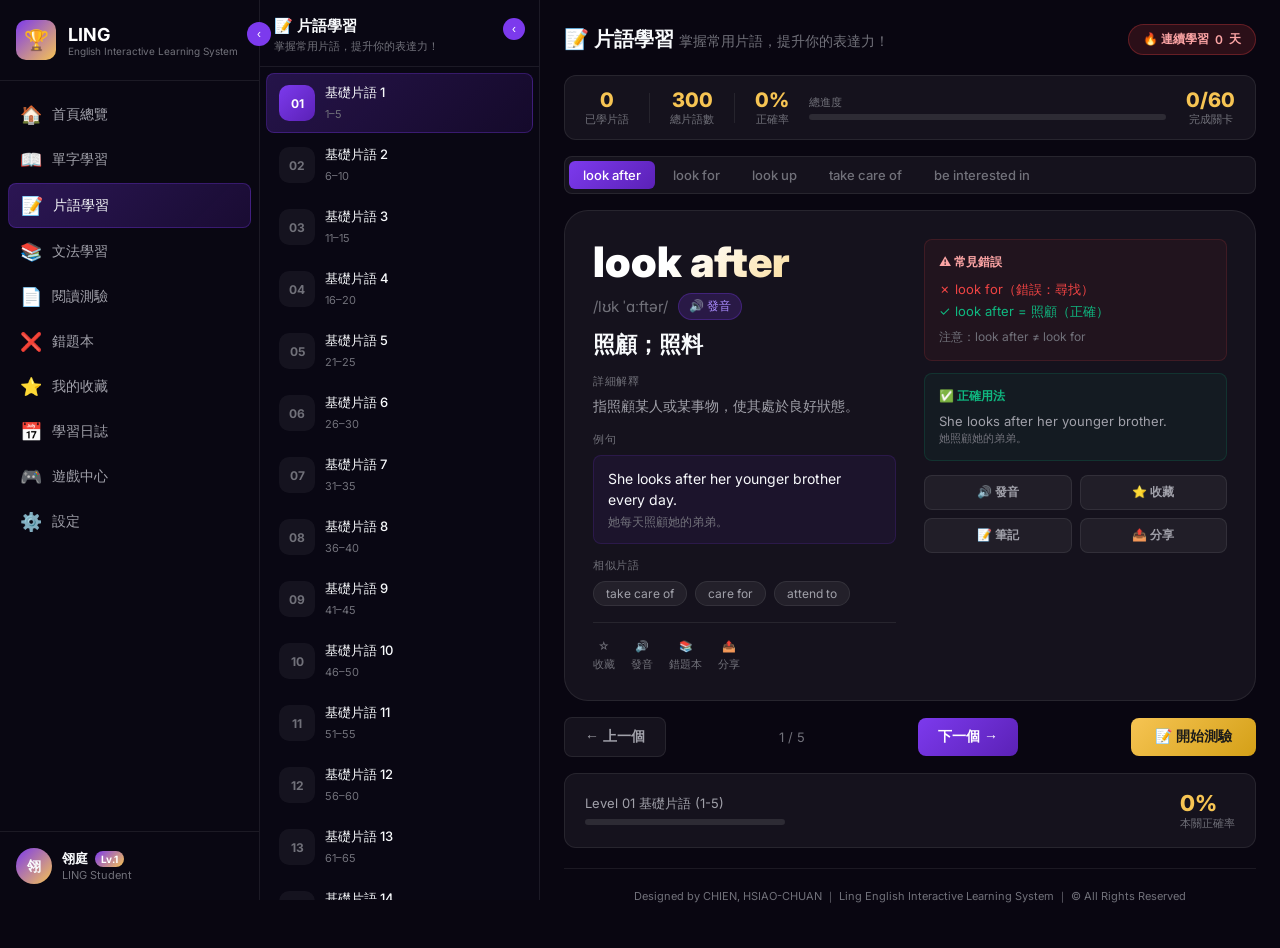
<file: pages/phrases.html>
<!DOCTYPE html>
<html lang="zh-TW">
<head>
<meta charset="UTF-8">
<meta name="viewport" content="width=device-width, initial-scale=1.0">
<title>片語學習 — LING</title>
<link rel="preconnect" href="https://fonts.googleapis.com">
<link href="https://fonts.googleapis.com/css2?family=Inter:wght@400;500;600;700;800;900&display=swap" rel="stylesheet">
<link rel="stylesheet" href="../css/main.css">
<style>
.sidebar2{width:280px;min-height:100vh;background:rgba(10,8,20,.97);border-right:1px solid var(--border);position:fixed;left:var(--sidebar-w);top:0;bottom:0;z-index:90;overflow-y:auto;overflow-x:hidden;transition:width .3s ease}
.sidebar2.collapsed{width:0;overflow:hidden;border-right:none}
.sidebar2-open-btn{position:fixed;top:50%;left:var(--sidebar-w);transform:translateY(-50%);background:var(--purple);border:none;color:white;width:20px;height:48px;border-radius:0 8px 8px 0;cursor:pointer;font-size:14px;z-index:95;display:none;align-items:center;justify-content:center}
.sidebar2-header{padding:16px 14px 12px;border-bottom:1px solid var(--border);position:sticky;top:0;background:rgba(10,8,20,.97);z-index:1;display:flex;align-items:flex-start;justify-content:space-between;white-space:nowrap}
.sidebar2-header h2{font-size:15px;font-weight:700;display:flex;align-items:center;gap:8px;margin-bottom:3px}
.sidebar2-header p{font-size:11px;color:var(--text-muted)}
.sidebar2-collapse-btn{background:var(--purple);border:none;color:white;width:22px;height:22px;border-radius:50%;cursor:pointer;font-size:12px;display:flex;align-items:center;justify-content:center;flex-shrink:0;margin-top:2px}
.level-list{padding:6px}
.level-item{display:flex;align-items:center;gap:10px;padding:10px 12px;border-radius:var(--radius-xs);cursor:pointer;margin-bottom:2px;transition:all var(--transition);border:1px solid transparent}
.level-item:hover{background:var(--bg-card)}
.level-item.active{background:linear-gradient(135deg,rgba(124,58,237,.25),rgba(91,33,182,.15));border-color:rgba(124,58,237,.3)}
.level-item.locked{opacity:.4;cursor:not-allowed}
.level-item.done{border-color:rgba(16,185,129,.2)}
.level-num{width:36px;height:36px;background:rgba(255,255,255,.05);border-radius:10px;display:flex;align-items:center;justify-content:center;font-size:12px;font-weight:700;color:var(--text-muted);flex-shrink:0}
.level-item.active .level-num{background:linear-gradient(135deg,var(--purple),var(--purple-dark));color:white}
.level-item.done .level-num{background:rgba(16,185,129,.2);color:var(--success)}
.level-info{flex:1}
.level-info p{font-size:13px;font-weight:500}
.level-info span{font-size:11px;color:var(--text-muted)}
.phrase-content{margin-left:calc(var(--sidebar-w) + 280px);flex:1;padding:24px;min-height:100vh;transition:margin-left .3s ease;min-width:0}
.phrase-content.expanded{margin-left:calc(var(--sidebar-w) + 24px)}
.phrase-topbar{display:flex;align-items:center;justify-content:space-between;margin-bottom:20px}
.phrase-topbar h1{font-size:20px;font-weight:700}
.word-tabs{display:flex;gap:4px;background:var(--bg-card);border:1px solid var(--border);border-radius:var(--radius-xs);padding:4px;margin-bottom:16px;overflow-x:auto}
.word-tab{padding:6px 14px;border-radius:6px;font-size:13px;font-weight:500;cursor:pointer;color:var(--text-muted);white-space:nowrap;transition:all var(--transition);flex-shrink:0}
.word-tab.active{background:linear-gradient(135deg,var(--purple),var(--purple-dark));color:white}

.phrase-card{background:var(--bg-card);border:1px solid var(--border);border-radius:var(--radius);padding:28px;margin-bottom:16px;display:grid;grid-template-columns:1fr 1fr;gap:28px}
.phrase-main{}
.phrase-title{font-size:42px;font-weight:900;background:linear-gradient(135deg,#fff 30%,var(--gold));-webkit-background-clip:text;-webkit-text-fill-color:transparent;line-height:1.1;margin-bottom:8px}
.phrase-phonetic{font-size:15px;color:var(--text-muted);margin-bottom:10px;display:flex;align-items:center;gap:10px}
.btn-audio{background:rgba(124,58,237,.2);border:1px solid rgba(124,58,237,.3);color:#A78BFA;padding:4px 10px;border-radius:99px;font-size:12px;cursor:pointer}
.phrase-chinese{font-size:22px;font-weight:700;color:var(--text);margin-bottom:6px}
.detail-label{font-size:11px;text-transform:uppercase;letter-spacing:.5px;color:var(--text-muted);margin-bottom:6px;margin-top:14px}
.phrase-detail{font-size:14px;color:var(--text-sec);line-height:1.6}
.example-box{background:rgba(124,58,237,.08);border:1px solid rgba(124,58,237,.15);border-radius:var(--radius-xs);padding:12px 14px;margin-top:8px}
.example-box .en{font-size:14px;color:var(--text);line-height:1.5}
.example-box .en em{color:var(--gold);font-style:normal;font-weight:700}
.example-box .zh{font-size:12px;color:var(--text-muted);margin-top:4px}
.similar-phrases{display:flex;flex-wrap:wrap;gap:8px;margin-top:8px}
.similar-tag{padding:4px 12px;border-radius:99px;background:rgba(255,255,255,.06);border:1px solid var(--border);font-size:12px;color:var(--text-sec);cursor:pointer;transition:all var(--transition)}
.similar-tag:hover{background:rgba(124,58,237,.2)}
.mistake-box{background:rgba(239,68,68,.05);border:1px solid rgba(239,68,68,.15);border-radius:var(--radius-xs);padding:14px}
.mistake-box h4{font-size:12px;font-weight:600;color:#FCA5A5;margin-bottom:10px}
.mistake-wrong{font-size:13px;color:var(--danger);margin-bottom:4px}
.mistake-correct{font-size:13px;color:var(--success)}
.correct-box{background:rgba(16,185,129,.05);border:1px solid rgba(16,185,129,.15);border-radius:var(--radius-xs);padding:14px;margin-top:12px}
.correct-box h4{font-size:12px;font-weight:600;color:var(--success);margin-bottom:8px}
.correct-box .ex{font-size:13px;color:var(--text-sec)}
.quick-tools{display:flex;gap:16px;align-items:center;margin-top:16px;padding-top:16px;border-top:1px solid var(--border)}
.quick-tool{display:flex;flex-direction:column;align-items:center;gap:4px;cursor:pointer;color:var(--text-muted);transition:color var(--transition);font-size:11px}
.quick-tool:hover{color:var(--text)}
.quick-tool.fav{color:var(--gold)}
.word-nav{display:flex;align-items:center;justify-content:space-between;gap:12px}
.btn-nav{display:flex;align-items:center;gap:6px;padding:10px 20px;border-radius:var(--radius-xs);font-size:14px;font-weight:600;cursor:pointer;border:none;transition:all var(--transition)}
.btn-prev{background:var(--bg-card);border:1px solid var(--border);color:var(--text-sec)}
.btn-prev:hover{color:var(--text);background:var(--bg-card-hover)}
.btn-next{background:linear-gradient(135deg,var(--purple),var(--purple-dark));color:white}
.btn-quiz{background:linear-gradient(135deg,var(--gold),var(--gold-dark));color:#1a1a1a;font-weight:700;padding:10px 24px;border-radius:var(--radius-xs);border:none;cursor:pointer;font-size:14px}
.level-footer{background:var(--bg-card);border:1px solid var(--border);border-radius:var(--radius-sm);padding:16px 20px;display:flex;align-items:center;justify-content:space-between;margin-top:16px}
.level-footer-left p{font-size:13px;color:var(--text-sec)}
.level-footer-right .pct{font-size:22px;font-weight:800;color:var(--gold)}
.level-footer-right p{font-size:11px;color:var(--text-muted)}
.total-bar{display:flex;gap:20px;align-items:center;padding:12px 20px;background:var(--bg-card);border:1px solid var(--border);border-radius:var(--radius-sm);margin-bottom:16px}
.ts{text-align:center}.ts .val{font-size:20px;font-weight:800;color:var(--gold)}.ts .lbl{font-size:11px;color:var(--text-muted)}
</style>
</head>
<body>
<div class="app-layout" style="display:flex">
<aside class="sidebar1" id="sidebar1">
  <button class="sidebar1-collapse-btn" id="sidebar-collapse">‹</button>
  <div class="sidebar1-logo"><div class="logo-icon">🏆</div><div class="logo-text"><h2>LING</h2><p>English Interactive Learning System</p></div></div>
  <nav class="sidebar1-nav">
    <a class="nav-item" href="../index.html"><span class="nav-icon">🏠</span><span class="nav-label">首頁總覽</span></a>
    <a class="nav-item" href="vocabulary.html"><span class="nav-icon">📖</span><span class="nav-label">單字學習</span></a>
    <a class="nav-item active" href="phrases.html"><span class="nav-icon">📝</span><span class="nav-label">片語學習</span></a>
    <a class="nav-item" href="grammar.html"><span class="nav-icon">📚</span><span class="nav-label">文法學習</span></a>
    <a class="nav-item" href="reading.html"><span class="nav-icon">📄</span><span class="nav-label">閱讀測驗</span></a>
    <a class="nav-item" href="wrongbook.html"><span class="nav-icon">❌</span><span class="nav-label">錯題本</span></a>
    <a class="nav-item" href="favorite.html"><span class="nav-icon">⭐</span><span class="nav-label">我的收藏</span></a>
    <a class="nav-item" href="journal.html"><span class="nav-icon">📅</span><span class="nav-label">學習日誌</span></a>
    <a class="nav-item" href="game.html"><span class="nav-icon">🎮</span><span class="nav-label">遊戲中心</span></a>
    <a class="nav-item" href="settings.html"><span class="nav-icon">⚙️</span><span class="nav-label">設定</span></a>
  </nav>
  <div class="sidebar1-profile">
    <div class="profile-avatar profile-avatar-img">翎</div>
    <div class="profile-info"><h4><span class="profile-name">翎庭</span> <span class="lv-badge">Lv.1</span></h4><p>LING Student</p></div>
  </div>
</aside>

<aside class="sidebar2" id="sidebar2">
  <div class="sidebar2-header">
    <div><h2>📝 片語學習</h2><p>掌握常用片語，提升你的表達力！</p></div>
    <button class="sidebar2-collapse-btn" onclick="toggleSidebar2()" title="收合">‹</button>
  </div>
  <div class="level-list" id="level-list"></div>
</aside>
<button class="sidebar2-open-btn" id="sidebar2-open" onclick="toggleSidebar2()" title="展開">›</button>

<main class="phrase-content animate-fadeIn">
  <div class="phrase-topbar">
    <h1>📝 片語學習 <span style="font-size:14px;color:var(--text-muted);font-weight:400">掌握常用片語，提升你的表達力！</span></h1>
    <div class="streak-badge" style="background:rgba(239,68,68,.15);border:1px solid rgba(239,68,68,.3);padding:6px 14px;border-radius:99px;font-size:12px;font-weight:600;color:#FCA5A5;display:flex;align-items:center;gap:6px">🔥 連續學習 <span id="streak-count">0</span> 天</div>
  </div>

  <div class="total-bar">
    <div class="ts"><div class="val" id="s-learned">0</div><div class="lbl">已學片語</div></div>
    <div style="width:1px;height:30px;background:var(--border)"></div>
    <div class="ts"><div class="val">300</div><div class="lbl">總片語數</div></div>
    <div style="width:1px;height:30px;background:var(--border)"></div>
    <div class="ts"><div class="val" id="s-acc">0%</div><div class="lbl">正確率</div></div>
    <div style="flex:1"><div style="font-size:11px;color:var(--text-muted);margin-bottom:4px">總進度</div><div class="progress-bar" style="height:6px"><div class="progress-fill" id="s-bar" style="width:0%"></div></div></div>
    <div class="ts"><div class="val" id="s-levels">0/60</div><div class="lbl">完成關卡</div></div>
  </div>

  <div class="word-tabs" id="word-tabs"></div>

  <div class="phrase-card">
    <div class="phrase-main">
      <div class="phrase-title" id="p-phrase">look after</div>
      <div class="phrase-phonetic"><span id="p-phonetic">/lɒk ˈæftər/</span><button class="btn-audio" onclick="speakPhrase()">🔊 發音</button></div>
      <div class="phrase-chinese" id="p-chinese">照顧；照料</div>
      <div class="detail-label">詳細解釋</div>
      <div class="phrase-detail" id="p-detail">指照顧某人或某事物，使其處於良好狀態。常用於照顧家人、朋友或孩子。</div>
      <div class="detail-label">例句</div>
      <div class="example-box">
        <div class="en" id="p-example">She <em>looks after</em> her younger brother every day.</div>
        <div class="zh" id="p-example-zh">她每天照顧她的弟弟。</div>
      </div>
      <div class="detail-label">相似片語</div>
      <div class="similar-phrases" id="similar-phrases">
        <span class="similar-tag">take care of</span>
        <span class="similar-tag">care for</span>
        <span class="similar-tag">attend to</span>
      </div>
      <div class="quick-tools">
        <div class="quick-tool" id="fav-btn" onclick="toggleFav()"><span class="icon">☆</span><span>收藏</span></div>
        <div class="quick-tool" onclick="speakPhrase()"><span class="icon">🔊</span><span>發音</span></div>
        <div class="quick-tool" onclick="addToWrong()"><span class="icon">📚</span><span>錯題本</span></div>
        <div class="quick-tool"><span class="icon">📤</span><span>分享</span></div>
      </div>
    </div>

    <div>
      <div class="mistake-box">
        <h4>⚠️ 常見錯誤</h4>
        <div id="p-mistake-wrong" class="mistake-wrong">✗ look for（錯誤：尋找）</div>
        <div id="p-mistake-correct" class="mistake-correct">✓ look after = 照顧（正確用法）</div>
        <div style="margin-top:8px;font-size:12px;color:var(--text-muted)" id="p-mistake-note">注意：look after ≠ look for</div>
      </div>
      <div class="correct-box">
        <h4>✅ 正確用法</h4>
        <div class="ex" id="p-correct-ex">She looks after her younger brother.<br><span style="font-size:11px;color:var(--text-muted)">她照顧她的弟弟。</span></div>
      </div>
      <div style="margin-top:14px;display:grid;grid-template-columns:1fr 1fr;gap:8px">
        <button class="btn btn-ghost" onclick="speakPhrase()" style="justify-content:center;font-size:12px">🔊 發音</button>
        <button class="btn btn-ghost" onclick="toggleFav()" style="justify-content:center;font-size:12px">⭐ 收藏</button>
        <button class="btn btn-ghost" onclick="showNote()" style="justify-content:center;font-size:12px">📝 筆記</button>
        <button class="btn btn-ghost" style="justify-content:center;font-size:12px">📤 分享</button>
      </div>
    </div>
  </div>

  <div class="word-nav">
    <button class="btn-nav btn-prev" onclick="prevPhrase()">← 上一個</button>
    <div style="font-size:13px;color:var(--text-muted)" id="p-counter">1 / 5</div>
    <button class="btn-nav btn-next" onclick="nextPhrase()">下一個 →</button>
    <button class="btn-quiz" onclick="startQuiz()">📝 開始測驗</button>
  </div>

  <div class="level-footer">
    <div class="level-footer-left">
      <p id="lf-title">Level 01 基礎片語 (1-5)</p>
      <div class="progress-bar" style="width:200px;margin-top:6px"><div class="progress-fill" id="lf-bar" style="width:0%"></div></div>
    </div>
    <div class="level-footer-right">
      <div class="pct" id="lf-pct">0%</div>
      <p>本關正確率</p>
      
    </div>
  </div>
  <div class="footer" style="margin-top:20px">Designed by CHIEN, HSIAO-CHUAN ｜ Ling English Interactive Learning System ｜ © All Rights Reserved</div>
</main>
</div>

<script src="../js/app.js"></script>
<script>
const PHRASES = {
  1:[
    {id:"p001",phrase:"look after",chinese:"照顧；照料",phonetic:"/lʊk ˈɑːftər/",detail:"指照顧某人或某事物，使其處於良好狀態。",example:"She looks after her younger brother every day.",exampleZh:"她每天照顧她的弟弟。",similar:["take care of","care for","attend to"],mistake:{wrong:"look for（錯誤：尋找）",correct:"look after = 照顧（正確）",note:"注意：look after ≠ look for"},correctEx:"She looks after her younger brother.<br><span style='font-size:11px;color:var(--text-muted)'>她照顧她的弟弟。</span>"},
    {id:"p002",phrase:"look for",chinese:"尋找",phonetic:"/lʊk fɔːr/",detail:"指積極地尋找某人或某物。",example:"I am looking for my keys.",exampleZh:"我在找我的鑰匙。",similar:["search for","seek","find"],mistake:{wrong:"look after（錯誤：照顧）",correct:"look for = 尋找（正確）",note:"不要和 look after 混淆"},correctEx:"He is looking for a new job.<br><span style='font-size:11px;color:var(--text-muted)'>他在找新工作。</span>"},
    {id:"p003",phrase:"look up",chinese:"查詢；仰望",phonetic:"/lʊk ʌp/",detail:"查詢資訊，或抬頭向上看。",example:"Look up the word in the dictionary.",exampleZh:"在字典裡查這個單字。",similar:["search","check","find out"],mistake:{wrong:"look up to（錯誤：尊敬）",correct:"look up = 查詢（正確）",note:"look up to 表示尊敬某人"},correctEx:"She looked up the answer online.<br><span style='font-size:11px;color:var(--text-muted)'>她在網上查了答案。</span>"},
    {id:"p004",phrase:"take care of",chinese:"照顧；處理",phonetic:"/teɪk kɛr ɒv/",detail:"照顧某人，或處理某事。",example:"He takes care of his elderly parents.",exampleZh:"他照顧他年邁的父母。",similar:["look after","care for","handle"],mistake:{wrong:"take care for（錯誤介系詞）",correct:"take care of + N（正確）",note:"介系詞必須用 of"},correctEx:"She takes care of the children.<br><span style='font-size:11px;color:var(--text-muted)'>她照顧孩子們。</span>"},
    {id:"p005",phrase:"be interested in",chinese:"對⋯感興趣",phonetic:"/biː ˈɪntrəstɪd ɪn/",detail:"表示對某事物有興趣。",example:"She is interested in learning English.",exampleZh:"她對學英語感興趣。",similar:["be fond of","enjoy","like"],mistake:{wrong:"be interested to（錯誤，to後接動詞）",correct:"be interested in + N/Ving（正確）",note:"in 後面接名詞或動名詞"},correctEx:"He is interested in music.<br><span style='font-size:11px;color:var(--text-muted)'>他對音樂感興趣。</span>"}
  ],
  2:[
    {id:"p006",phrase:"give up",chinese:"放棄",phonetic:"/ɡɪv ʌp/",detail:"停止嘗試某件事，或放棄某個習慣。",example:"Don't give up on your dreams.",exampleZh:"不要放棄你的夢想。",similar:["quit","stop trying","surrender"],mistake:{wrong:"give up to（錯誤）",correct:"give up + N/Ving（正確）",note:"up 後直接接名詞或動名詞"},correctEx:"She gave up smoking last year.<br><span style='font-size:11px;color:var(--text-muted)'>她去年戒菸了。</span>"},
    {id:"p007",phrase:"pick up",chinese:"撿起；學會；接人",phonetic:"/pɪk ʌp/",detail:"可指撿起物品、自然學會技能，或開車去接某人。",example:"She picked up Spanish very quickly.",exampleZh:"她很快就學會了西班牙語。",similar:["learn","collect","fetch"],mistake:{wrong:"pick up to（錯誤）",correct:"pick up = 學會 / 撿起（正確）",note:"意思多元，視語境判斷"},correctEx:"Can you pick me up at the airport?<br><span style='font-size:11px;color:var(--text-muted)'>你能去機場接我嗎？</span>"},
    {id:"p008",phrase:"find out",chinese:"發現；查明",phonetic:"/faɪnd aʊt/",detail:"透過調查或偶然機會得知某事。",example:"We need to find out the truth.",exampleZh:"我們需要查明真相。",similar:["discover","learn","figure out"],mistake:{wrong:"find out to（錯誤）",correct:"find out + that/wh-子句（正確）",note:"後面常接 that 子句或疑問詞子句"},correctEx:"She found out that he had lied.<br><span style='font-size:11px;color:var(--text-muted)'>她發現他說謊了。</span>"},
    {id:"p009",phrase:"put off",chinese:"延遲；推遲",phonetic:"/pʊt ɒf/",detail:"將某事推遲到稍後的時間。",example:"Don't put off your homework until tomorrow.",exampleZh:"不要把作業拖到明天。",similar:["delay","postpone","procrastinate"],mistake:{wrong:"put off to（多餘）",correct:"put off + N/Ving（正確）",note:"等同 postpone，後接名詞或動名詞"},correctEx:"They put off the meeting until next week.<br><span style='font-size:11px;color:var(--text-muted)'>他們把會議推遲到下週。</span>"},
    {id:"p010",phrase:"run out of",chinese:"用完；耗盡",phonetic:"/rʌn aʊt ɒv/",detail:"某物的供應量已耗盡。",example:"We ran out of milk this morning.",exampleZh:"我們今天早上牛奶用完了。",similar:["use up","exhaust","deplete"],mistake:{wrong:"run out（少了 of）",correct:"run out of + N（正確）",note:"必須搭配 of，後接名詞"},correctEx:"The car ran out of gas on the highway.<br><span style='font-size:11px;color:var(--text-muted)'>車子在高速公路上沒油了。</span>"}
  ],
  3:[
    {id:"p011",phrase:"turn on",chinese:"打開（電器）",phonetic:"/tɜːrn ɒn/",detail:"啟動電燈、電器或設備。",example:"Please turn on the lights.",exampleZh:"請把燈打開。",similar:["switch on","start","activate"],mistake:{wrong:"open（中式英文錯誤）",correct:"turn on = 開電器（正確）",note:"開電器用 turn on，不用 open"},correctEx:"He turned on the TV to watch the news.<br><span style='font-size:11px;color:var(--text-muted)'>他打開電視看新聞。</span>"},
    {id:"p012",phrase:"turn off",chinese:"關掉（電器）",phonetic:"/tɜːrn ɒf/",detail:"關閉電燈、電器或設備。",example:"Remember to turn off the stove.",exampleZh:"記得把爐子關掉。",similar:["switch off","shut down","deactivate"],mistake:{wrong:"close（中式英文錯誤）",correct:"turn off = 關電器（正確）",note:"關電器用 turn off，不用 close"},correctEx:"She turned off her phone before the exam.<br><span style='font-size:11px;color:var(--text-muted)'>她在考試前關掉手機。</span>"},
    {id:"p013",phrase:"come up with",chinese:"想出；提出（主意）",phonetic:"/kʌm ʌp wɪð/",detail:"想到或提出一個想法、計畫或解決方案。",example:"She came up with a brilliant idea.",exampleZh:"她想出了一個絕妙的主意。",similar:["think of","devise","suggest"],mistake:{wrong:"come up to（錯誤）",correct:"come up with + N（正確）",note:"固定搭配 with，不可替換"},correctEx:"Can you come up with a better plan?<br><span style='font-size:11px;color:var(--text-muted)'>你能想出更好的計畫嗎？</span>"},
    {id:"p014",phrase:"put up with",chinese:"忍受；容忍",phonetic:"/pʊt ʌp wɪð/",detail:"接受或忍受令人不愉快的事或人。",example:"I can't put up with the noise anymore.",exampleZh:"我再也受不了這噪音了。",similar:["tolerate","bear","endure"],mistake:{wrong:"put up for（錯誤）",correct:"put up with + N（正確）",note:"固定三字片語，不可分開"},correctEx:"She put up with her difficult coworker.<br><span style='font-size:11px;color:var(--text-muted)'>她忍受了她難相處的同事。</span>"},
    {id:"p015",phrase:"set up",chinese:"建立；設置",phonetic:"/sɛt ʌp/",detail:"建立組織、系統或設備，或安排某事。",example:"They set up a new company last year.",exampleZh:"他們去年成立了一家新公司。",similar:["establish","create","arrange"],mistake:{wrong:"set up for（通常不需要 for）",correct:"set up + N（正確）",note:"受詞可放中間：set it up"},correctEx:"She set up a meeting for Monday.<br><span style='font-size:11px;color:var(--text-muted)'>她安排了週一的會議。</span>"}
  ],
  4:[
    {id:"p016",phrase:"go on",chinese:"繼續；發生",phonetic:"/ɡoʊ ɒn/",detail:"繼續進行某事，或詢問發生了什麼事。",example:"What's going on here?",exampleZh:"這裡發生了什麼事？",similar:["continue","happen","proceed"],mistake:{wrong:"go on with（有時多餘）",correct:"go on + Ving 或 go on = 發生（正確）",note:"go on doing = 繼續做；What's going on? = 發生什麼？"},correctEx:"Please go on with your presentation.<br><span style='font-size:11px;color:var(--text-muted)'>請繼續你的簡報。</span>"},
    {id:"p017",phrase:"break down",chinese:"故障；崩潰",phonetic:"/breɪk daʊn/",detail:"指機器停止運作，或人情緒失控，也可指分析拆解。",example:"My car broke down on the way to work.",exampleZh:"我的車在上班途中拋錨了。",similar:["malfunction","collapse","fail"],mistake:{wrong:"break up（錯誤：分手）",correct:"break down = 故障 / 情緒崩潰（正確）",note:"break down ≠ break up（分手）"},correctEx:"She broke down in tears after hearing the news.<br><span style='font-size:11px;color:var(--text-muted)'>她聽到消息後哭崩了。</span>"},
    {id:"p018",phrase:"get along with",chinese:"與⋯相處融洽",phonetic:"/ɡɛt əˈlɒŋ wɪð/",detail:"與某人有良好的關係，相處和諧。",example:"She gets along with all her classmates.",exampleZh:"她和所有同學相處得很好。",similar:["get on with","be friendly with","have a good relationship"],mistake:{wrong:"get along for（錯誤介系詞）",correct:"get along with + 人（正確）",note:"介系詞必須用 with"},correctEx:"He gets along well with his neighbors.<br><span style='font-size:11px;color:var(--text-muted)'>他和鄰居相處得很好。</span>"},
    {id:"p019",phrase:"look forward to",chinese:"期待；盼望",phonetic:"/lʊk ˈfɔːrwərd tuː/",detail:"對即將到來的事情感到興奮和期盼。",example:"I'm looking forward to the holiday.",exampleZh:"我很期待這個假期。",similar:["anticipate","expect","await"],mistake:{wrong:"look forward to + V原形（錯誤）",correct:"look forward to + N/Ving（正確）",note:"to 是介系詞，後接名詞或動名詞"},correctEx:"She is looking forward to seeing you again.<br><span style='font-size:11px;color:var(--text-muted)'>她很期待再次見到你。</span>"},
    {id:"p020",phrase:"end up",chinese:"最終；結果是",phonetic:"/ɛnd ʌp/",detail:"描述某事最終的結果，通常是意外的。",example:"He studied hard and ended up getting an A.",exampleZh:"他努力讀書，最後得了A。",similar:["wind up","turn out","eventually"],mistake:{wrong:"end up to（錯誤）",correct:"end up + Ving 或 end up + adj.（正確）",note:"後接動名詞或形容詞，不接不定詞"},correctEx:"They got lost and ended up in the wrong city.<br><span style='font-size:11px;color:var(--text-muted)'>他們迷路後，結果跑到錯誤的城市。</span>"}
  ],
  5:[
    {id:"p021",phrase:"figure out",chinese:"弄清楚；解決",phonetic:"/ˈfɪɡjər aʊt/",detail:"透過思考理解某事或解決某個問題。",example:"I can't figure out how to use this app.",exampleZh:"我搞不清楚如何使用這個應用程式。",similar:["work out","understand","solve"],mistake:{wrong:"figure up（錯誤）",correct:"figure out + N/how to（正確）",note:"後常接 wh- 子句"},correctEx:"She finally figured out the answer.<br><span style='font-size:11px;color:var(--text-muted)'>她終於想出了答案。</span>"},
    {id:"p022",phrase:"take off",chinese:"起飛；脫掉；成功",phonetic:"/teɪk ɒf/",detail:"可指飛機起飛、脫掉衣物，或事業突然成功。",example:"The plane took off at 8 a.m.",exampleZh:"飛機早上8點起飛。",similar:["launch","remove","soar"],mistake:{wrong:"take on（錯誤：承擔）",correct:"take off = 起飛 / 脫下 / 事業起飛（正確）",note:"take off ≠ take on（承擔責任）"},correctEx:"Her business really took off after the ad.<br><span style='font-size:11px;color:var(--text-muted)'>廣告後她的生意突然起飛了。</span>"},
    {id:"p023",phrase:"carry out",chinese:"執行；實施",phonetic:"/ˈkæri aʊt/",detail:"執行計畫、命令或任務。",example:"We need to carry out the plan carefully.",exampleZh:"我們需要謹慎地執行這個計畫。",similar:["execute","implement","perform"],mistake:{wrong:"carry on（錯誤：繼續）",correct:"carry out = 執行（正確）",note:"carry out ≠ carry on（繼續）"},correctEx:"The soldiers carried out their orders.<br><span style='font-size:11px;color:var(--text-muted)'>士兵們執行了命令。</span>"},
    {id:"p024",phrase:"keep up with",chinese:"跟上；保持同步",phonetic:"/kiːp ʌp wɪð/",detail:"跟上某人的速度或保持對某事的了解。",example:"It's hard to keep up with the latest news.",exampleZh:"很難跟上最新消息。",similar:["stay current","follow","catch up"],mistake:{wrong:"keep up to（錯誤）",correct:"keep up with + N（正確）",note:"固定搭配 with"},correctEx:"She works hard to keep up with her classmates.<br><span style='font-size:11px;color:var(--text-muted)'>她努力跟上同學的步伐。</span>"},
    {id:"p025",phrase:"make up",chinese:"編造；和好；構成",phonetic:"/meɪk ʌp/",detail:"可指編造故事、與人和解，或組成某物。",example:"Don't make up excuses.",exampleZh:"不要編造藉口。",similar:["invent","reconcile","compose"],mistake:{wrong:"make up for（錯誤：彌補）",correct:"make up = 編造 / 和好（正確）",note:"make up for = 補償，意義不同"},correctEx:"They made up after the argument.<br><span style='font-size:11px;color:var(--text-muted)'>他們爭吵後和好了。</span>"}
  ],
  6:[
    {id:"p026",phrase:"deal with",chinese:"處理；應對",phonetic:"/diːl wɪð/",detail:"處理問題、情況或人。",example:"She knows how to deal with stress.",exampleZh:"她知道如何應對壓力。",similar:["handle","cope with","manage"],mistake:{wrong:"deal to（錯誤）",correct:"deal with + N（正確）",note:"固定搭配 with"},correctEx:"He dealt with the complaint professionally.<br><span style='font-size:11px;color:var(--text-muted)'>他專業地處理了投訴。</span>"},
    {id:"p027",phrase:"point out",chinese:"指出；提出",phonetic:"/pɔɪnt aʊt/",detail:"指出某個重要的事實或細節。",example:"She pointed out the mistakes in my essay.",exampleZh:"她指出了我文章中的錯誤。",similar:["indicate","highlight","note"],mistake:{wrong:"point to（意義略有不同）",correct:"point out + that/N（正確）",note:"point out 強調告訴別人某事"},correctEx:"He pointed out that the door was unlocked.<br><span style='font-size:11px;color:var(--text-muted)'>他指出門沒有上鎖。</span>"},
    {id:"p028",phrase:"get used to",chinese:"習慣於",phonetic:"/ɡɛt juːst tuː/",detail:"逐漸習慣某事，使其感覺正常。",example:"She got used to waking up early.",exampleZh:"她習慣了早起。",similar:["be accustomed to","adapt to","adjust to"],mistake:{wrong:"get used to + V原形（錯誤）",correct:"get used to + N/Ving（正確）",note:"to 是介系詞，後接名詞或動名詞"},correctEx:"He got used to the cold weather.<br><span style='font-size:11px;color:var(--text-muted)'>他習慣了寒冷的天氣。</span>"},
    {id:"p029",phrase:"bring up",chinese:"提出（話題）；撫養",phonetic:"/brɪŋ ʌp/",detail:"在對話中提出某個話題，或撫養孩子。",example:"She was brought up in Taipei.",exampleZh:"她在台北長大。",similar:["raise","mention","introduce"],mistake:{wrong:"bring on（錯誤：引起）",correct:"bring up = 撫養 / 提出話題（正確）",note:"bring on = 引起，意義不同"},correctEx:"He brought up an interesting point.<br><span style='font-size:11px;color:var(--text-muted)'>他提出了一個有趣的觀點。</span>"},
    {id:"p030",phrase:"throw away",chinese:"丟棄；浪費",phonetic:"/θroʊ əˈweɪ/",detail:"丟棄不再需要的東西，或浪費機會。",example:"Don't throw away this opportunity.",exampleZh:"不要浪費這個機會。",similar:["discard","waste","dispose of"],mistake:{wrong:"throw out（意思相近但用法略有差異）",correct:"throw away + N（正確）",note:"throw away 也可說 throw out"},correctEx:"She threw away all the old magazines.<br><span style='font-size:11px;color:var(--text-muted)'>她把所有舊雜誌都丟了。</span>"}
  ],
  7:[
    {id:"p031",phrase:"go through",chinese:"經歷；檢查",phonetic:"/ɡoʊ θruː/",detail:"經歷困難或艱辛，或仔細檢查某物。",example:"She went through a tough time last year.",exampleZh:"她去年經歷了一段艱難時期。",similar:["experience","examine","undergo"],mistake:{wrong:"go across（錯誤）",correct:"go through = 經歷 / 檢查（正確）",note:"go through = 穿越、查閱、經歷"},correctEx:"Let's go through the report one more time.<br><span style='font-size:11px;color:var(--text-muted)'>讓我們再看一遍報告。</span>"},
    {id:"p032",phrase:"take part in",chinese:"參與；參加",phonetic:"/teɪk pɑːrt ɪn/",detail:"參與某個活動、計畫或事件。",example:"She took part in the singing contest.",exampleZh:"她參加了歌唱比賽。",similar:["participate in","join","be involved in"],mistake:{wrong:"take part of（錯誤介系詞）",correct:"take part in + N（正確）",note:"介系詞必須用 in"},correctEx:"He took part in the science project.<br><span style='font-size:11px;color:var(--text-muted)'>他參與了科學專題。</span>"},
    {id:"p033",phrase:"pay attention to",chinese:"注意；留意",phonetic:"/peɪ əˈtɛnʃən tuː/",detail:"專注於某事或某人，仔細觀察。",example:"Please pay attention to the teacher.",exampleZh:"請注意聽老師說話。",similar:["focus on","concentrate on","notice"],mistake:{wrong:"pay attention for（錯誤介系詞）",correct:"pay attention to + N（正確）",note:"固定搭配 to"},correctEx:"You need to pay attention to the details.<br><span style='font-size:11px;color:var(--text-muted)'>你需要注意細節。</span>"},
    {id:"p034",phrase:"make sense",chinese:"有道理；合理",phonetic:"/meɪk sɛns/",detail:"某事是合理的、可理解的，或具有邏輯性。",example:"Your explanation makes perfect sense.",exampleZh:"你的解釋完全合理。",similar:["be logical","be reasonable","be clear"],mistake:{wrong:"make senses（錯誤，sense 不加 s）",correct:"make sense（正確，sense 不加 s）",note:"sense 在此固定用單數"},correctEx:"It makes sense to save money while you're young.<br><span style='font-size:11px;color:var(--text-muted)'>年輕時存錢是有道理的。</span>"},
    {id:"p035",phrase:"fall behind",chinese:"落後；拖欠",phonetic:"/fɔːl bɪˈhaɪnd/",detail:"在進度、工作或付款上落後於他人或預定計畫。",example:"He fell behind in his studies after being sick.",exampleZh:"生病後他的學習落後了。",similar:["lag behind","be behind","drop back"],mistake:{wrong:"fall back（意義不同：後退）",correct:"fall behind = 落後（正確）",note:"fall back ≠ fall behind"},correctEx:"She fell behind on her rent payments.<br><span style='font-size:11px;color:var(--text-muted)'>她在租金繳付上拖欠了。</span>"}
  ],
  8:[
    {id:"p036",phrase:"stand out",chinese:"突出；顯眼",phonetic:"/stænd aʊt/",detail:"比其他人或事物更顯眼或更優秀。",example:"Her red dress really stands out.",exampleZh:"她的紅色洋裝真的很顯眼。",similar:["be noticeable","be prominent","shine"],mistake:{wrong:"stand up（錯誤：站起來）",correct:"stand out = 突出（正確）",note:"stand out ≠ stand up（站起來）"},correctEx:"She stood out from the crowd with her talent.<br><span style='font-size:11px;color:var(--text-muted)'>她以才能在人群中脫穎而出。</span>"},
    {id:"p037",phrase:"work out",chinese:"解決；鍛鍊；算出",phonetic:"/wɜːrk aʊt/",detail:"可指解決問題、計算出答案，或進行身體鍛鍊。",example:"Things will work out in the end.",exampleZh:"事情最終會解決的。",similar:["exercise","solve","calculate"],mistake:{wrong:"work on（意義不同：努力做）",correct:"work out = 解決 / 鍛鍊（正確）",note:"work out ≠ work on（努力做某事）"},correctEx:"He works out at the gym every morning.<br><span style='font-size:11px;color:var(--text-muted)'>他每天早上去健身房鍛鍊。</span>"},
    {id:"p038",phrase:"depend on",chinese:"依賴；取決於",phonetic:"/dɪˈpɛnd ɒn/",detail:"依賴某人或某事，或根據情況而定。",example:"It depends on the weather.",exampleZh:"這取決於天氣。",similar:["rely on","count on","hinge on"],mistake:{wrong:"depend at / depend in（錯誤）",correct:"depend on + N（正確）",note:"固定搭配 on"},correctEx:"Success depends on hard work and determination.<br><span style='font-size:11px;color:var(--text-muted)'>成功取決於努力和決心。</span>"},
    {id:"p039",phrase:"give back",chinese:"歸還；回報",phonetic:"/ɡɪv bæk/",detail:"把借來的東西歸還，或回饋社會。",example:"Please give back the book you borrowed.",exampleZh:"請把你借的書還回來。",similar:["return","repay","restore"],mistake:{wrong:"give it back for（多餘）",correct:"give back + N 或 give + N + back（正確）",note:"受詞可放中間或後面"},correctEx:"She gave back all the money she owed.<br><span style='font-size:11px;color:var(--text-muted)'>她還清了她欠的所有錢。</span>"},
    {id:"p040",phrase:"slow down",chinese:"減速；放慢",phonetic:"/sloʊ daʊn/",detail:"降低速度，或讓事情進行得更緩慢。",example:"Slow down! You're driving too fast.",exampleZh:"慢下來！你開得太快了。",similar:["decelerate","reduce speed","ease up"],mistake:{wrong:"slow up（較少用）",correct:"slow down = 減速（正確）",note:"slow up 較老式，slow down 更常用"},correctEx:"The doctor told him to slow down at work.<br><span style='font-size:11px;color:var(--text-muted)'>醫生告訴他工作要放慢步調。</span>"}
  ],
  9:[
    {id:"p041",phrase:"make a difference",chinese:"有所不同；發揮作用",phonetic:"/meɪk ə ˈdɪfərəns/",detail:"產生重要的影響或改變某種情況。",example:"Your vote can make a difference.",exampleZh:"你的一票可以發揮作用。",similar:["have an impact","matter","change things"],mistake:{wrong:"make the difference（有時正確，但意義稍有不同）",correct:"make a difference = 發揮作用（正確）",note:"make a difference 指有正面影響"},correctEx:"Volunteering can make a big difference.<br><span style='font-size:11px;color:var(--text-muted)'>做志工可以產生很大的影響。</span>"},
    {id:"p042",phrase:"apply for",chinese:"申請",phonetic:"/əˈplaɪ fɔːr/",detail:"正式申請工作、學校入學、獎學金等。",example:"She applied for a scholarship.",exampleZh:"她申請了獎學金。",similar:["request","submit an application","register for"],mistake:{wrong:"apply to（有時正確，但對象不同）",correct:"apply for + 職位/獎項（正確）",note:"apply for = 申請某職位；apply to = 申請某機構"},correctEx:"He applied for a job at the hospital.<br><span style='font-size:11px;color:var(--text-muted)'>他申請了醫院的工作。</span>"},
    {id:"p043",phrase:"take advantage of",chinese:"利用；佔便宜",phonetic:"/teɪk ədˈvɑːntɪdʒ ɒv/",detail:"利用機會或資源，有時含有不公平地佔便宜的意思。",example:"Take advantage of every learning opportunity.",exampleZh:"好好利用每一個學習機會。",similar:["make use of","exploit","utilize"],mistake:{wrong:"take advantage to（錯誤介系詞）",correct:"take advantage of + N（正確）",note:"固定搭配 of"},correctEx:"She took advantage of the sale to buy books.<br><span style='font-size:11px;color:var(--text-muted)'>她趁特賣買了書。</span>"},
    {id:"p044",phrase:"be aware of",chinese:"意識到；知道",phonetic:"/biː əˈwɛr ɒv/",detail:"知道或意識到某事的存在或重要性。",example:"Are you aware of the risks?",exampleZh:"你意識到風險了嗎？",similar:["know about","realize","notice"],mistake:{wrong:"be aware for（錯誤介系詞）",correct:"be aware of + N（正確）",note:"固定搭配 of"},correctEx:"Students should be aware of plagiarism rules.<br><span style='font-size:11px;color:var(--text-muted)'>學生應該了解抄襲規定。</span>"},
    {id:"p045",phrase:"get rid of",chinese:"擺脫；去除",phonetic:"/ɡɛt rɪd ɒv/",detail:"消除不需要或令人不舒服的東西。",example:"She tried to get rid of bad habits.",exampleZh:"她試圖擺脫壞習慣。",similar:["remove","eliminate","throw away"],mistake:{wrong:"get rid from（錯誤介系詞）",correct:"get rid of + N（正確）",note:"固定搭配 of"},correctEx:"He got rid of all the clutter in his room.<br><span style='font-size:11px;color:var(--text-muted)'>他清除了房間裡所有的雜物。</span>"}
  ],
  10:[
    {id:"p046",phrase:"give in",chinese:"讓步；屈服",phonetic:"/ɡɪv ɪn/",detail:"停止抵抗並接受某人的要求或某種情況。",example:"Don't give in to peer pressure.",exampleZh:"不要向同儕壓力屈服。",similar:["yield","surrender","back down"],mistake:{wrong:"give up（意義不同：放棄）",correct:"give in = 讓步（正確）",note:"give in = 屈服於外部壓力；give up = 停止嘗試"},correctEx:"After hours of negotiation, he finally gave in.<br><span style='font-size:11px;color:var(--text-muted)'>幾小時談判後，他終於讓步了。</span>"},
    {id:"p047",phrase:"catch up",chinese:"趕上；補上",phonetic:"/kætʃ ʌp/",detail:"趕上先前落後的進度，或與久未聯絡的人敘舊。",example:"I need to catch up on my sleep.",exampleZh:"我需要補眠。",similar:["keep up","reach","make up"],mistake:{wrong:"catch on（錯誤：流行/理解）",correct:"catch up (on) + N（正確）",note:"catch on = 流行或理解，意義不同"},correctEx:"Let's catch up over coffee sometime.<br><span style='font-size:11px;color:var(--text-muted)'>找時間喝咖啡敘舊吧。</span>"},
    {id:"p048",phrase:"hand in",chinese:"繳交；提交",phonetic:"/hænd ɪn/",detail:"將作業、報告或文件交給負責人。",example:"Please hand in your homework by Friday.",exampleZh:"請在週五前繳交作業。",similar:["submit","turn in","give in"],mistake:{wrong:"hand on（錯誤）",correct:"hand in = 繳交（正確）",note:"hand in = turn in = submit"},correctEx:"She handed in her assignment early.<br><span style='font-size:11px;color:var(--text-muted)'>她提前繳交了作業。</span>"},
    {id:"p049",phrase:"show off",chinese:"炫耀",phonetic:"/ʃoʊ ɒf/",detail:"為了引起他人的注意或讚美而展示技能或財物。",example:"Stop showing off your new phone.",exampleZh:"別再炫耀你的新手機了。",similar:["brag","boast","flaunt"],mistake:{wrong:"show up（意義不同：出現）",correct:"show off = 炫耀（正確）",note:"show off ≠ show up（出現、讓人難堪）"},correctEx:"He showed off his dance moves at the party.<br><span style='font-size:11px;color:var(--text-muted)'>他在派對上炫耀他的舞步。</span>"},
    {id:"p050",phrase:"drop out",chinese:"退出；輟學",phonetic:"/drɒp aʊt/",detail:"從學校、比賽或組織中退出。",example:"He dropped out of high school at 16.",exampleZh:"他16歲時從高中輟學。",similar:["quit","withdraw","leave"],mistake:{wrong:"drop off（錯誤：下車/送達）",correct:"drop out of + N（正確）",note:"drop off = 送到某處/瞌睡，意義不同"},correctEx:"She dropped out of the race due to injury.<br><span style='font-size:11px;color:var(--text-muted)'>她因傷退出了比賽。</span>"}
  ],
  11:[
    {id:"p051",phrase:"look into",chinese:"調查；深入研究",phonetic:"/lʊk ˈɪntuː/",detail:"仔細調查或研究某個問題或情況。",example:"The police are looking into the case.",exampleZh:"警方正在調查此案。",similar:["investigate","examine","research"],mistake:{wrong:"look in（少 to，意義不同）",correct:"look into + N（正確）",note:"into 不可省略"},correctEx:"We'll look into the matter right away.<br><span style='font-size:11px;color:var(--text-muted)'>我們會立刻調查這件事。</span>"},
    {id:"p052",phrase:"take over",chinese:"接管；接手",phonetic:"/teɪk ˈoʊvər/",detail:"接管某人的職責或控制某個組織、公司。",example:"She took over the company after her father retired.",exampleZh:"父親退休後她接管了公司。",similar:["take charge","take control","assume control"],mistake:{wrong:"take on（意義不同：承擔工作）",correct:"take over = 接管（正確）",note:"take on = 承擔工作；take over = 接管控制"},correctEx:"A new manager took over the department.<br><span style='font-size:11px;color:var(--text-muted)'>新經理接管了部門。</span>"},
    {id:"p053",phrase:"come across",chinese:"偶然遇到；給人印象",phonetic:"/kʌm əˈkrɒs/",detail:"偶然發現或遇見某物/某人，或給人某種印象。",example:"I came across an old photo.",exampleZh:"我偶然發現了一張舊照片。",similar:["encounter","stumble upon","find"],mistake:{wrong:"come over（意義不同：過來）",correct:"come across = 偶然遇到（正確）",note:"come over = 過來拜訪，意義不同"},correctEx:"She came across as very confident.<br><span style='font-size:11px;color:var(--text-muted)'>她給人一種非常自信的印象。</span>"},
    {id:"p054",phrase:"cut down on",chinese:"減少（消費或使用）",phonetic:"/kʌt daʊn ɒn/",detail:"減少某種習慣性行為的頻率或量。",example:"He's trying to cut down on sugar.",exampleZh:"他正在努力減少糖的攝取。",similar:["reduce","decrease","limit"],mistake:{wrong:"cut down to（錯誤用法）",correct:"cut down on + N（正確）",note:"固定搭配 on"},correctEx:"She cut down on coffee to sleep better.<br><span style='font-size:11px;color:var(--text-muted)'>她減少喝咖啡以改善睡眠。</span>"},
    {id:"p055",phrase:"put forward",chinese:"提出（建議/計畫）",phonetic:"/pʊt ˈfɔːrwərd/",detail:"正式提出一個想法、提案或論點供他人考慮。",example:"She put forward a new proposal.",exampleZh:"她提出了一個新提案。",similar:["propose","suggest","present"],mistake:{wrong:"put forth（意思相近但較正式）",correct:"put forward + N（正確）",note:"put forward 較口語，put forth 較文學性"},correctEx:"He put forward a plan to reduce costs.<br><span style='font-size:11px;color:var(--text-muted)'>他提出了降低成本的計畫。</span>"}
  ],
  12:[
    {id:"p056",phrase:"bring about",chinese:"引起；導致",phonetic:"/brɪŋ əˈbaʊt/",detail:"引起或造成某個變化或結果。",example:"Technology has brought about many changes.",exampleZh:"科技帶來了許多變化。",similar:["cause","lead to","result in"],mistake:{wrong:"bring out（意義不同：推出）",correct:"bring about = 引起（正確）",note:"bring out = 推出新產品，意義不同"},correctEx:"The new law brought about social changes.<br><span style='font-size:11px;color:var(--text-muted)'>新法律帶來了社會變化。</span>"},
    {id:"p057",phrase:"keep in mind",chinese:"記住；牢記",phonetic:"/kiːp ɪn maɪnd/",detail:"記住某件重要的事情，以免遺忘。",example:"Keep in mind that the exam is tomorrow.",exampleZh:"記住考試是明天。",similar:["remember","bear in mind","not forget"],mistake:{wrong:"keep on mind（錯誤介系詞）",correct:"keep in mind（正確）",note:"固定搭配 in，不可替換"},correctEx:"Keep in mind that rules may change.<br><span style='font-size:11px;color:var(--text-muted)'>記住規則可能會改變。</span>"},
    {id:"p058",phrase:"live up to",chinese:"達到（期望）；不辜負",phonetic:"/lɪv ʌp tuː/",detail:"達到預期的標準或履行承諾。",example:"He didn't live up to our expectations.",exampleZh:"他沒有達到我們的期望。",similar:["meet","fulfill","satisfy"],mistake:{wrong:"live up for（錯誤）",correct:"live up to + N（正確）",note:"固定搭配 to"},correctEx:"She lived up to her reputation as a top student.<br><span style='font-size:11px;color:var(--text-muted)'>她不負頂尖學生的聲譽。</span>"},
    {id:"p059",phrase:"fill in",chinese:"填寫；代替",phonetic:"/fɪl ɪn/",detail:"填寫表格空白處，或暫時代替某人的職位。",example:"Please fill in this form.",exampleZh:"請填寫這份表格。",similar:["complete","substitute","cover"],mistake:{wrong:"fill up（錯誤：填滿容器）",correct:"fill in = 填寫 / 代班（正確）",note:"fill up = 把容器加滿，意義不同"},correctEx:"Can you fill in for me while I'm away?<br><span style='font-size:11px;color:var(--text-muted)'>我不在時你能代替我嗎？</span>"},
    {id:"p060",phrase:"go off",chinese:"（鬧鐘）響；爆炸；腐壞",phonetic:"/ɡoʊ ɒf/",detail:"指鬧鐘或警報響起，炸彈爆炸，或食物變壞。",example:"My alarm went off at 7 a.m.",exampleZh:"我的鬧鐘早上7點響了。",similar:["ring","explode","spoil"],mistake:{wrong:"go out（意義不同：熄滅/外出）",correct:"go off = 響起 / 爆炸 / 腐壞（正確）",note:"go off ≠ go out（燈熄了/外出）"},correctEx:"The milk went off because it wasn't refrigerated.<br><span style='font-size:11px;color:var(--text-muted)'>牛奶因為沒有冷藏而壞掉了。</span>"}
  ],
  13:[
    {id:"p061",phrase:"account for",chinese:"解釋；占（比例）",phonetic:"/əˈkaʊnt fɔːr/",detail:"解釋某事的原因，或佔總量的某個比例。",example:"How do you account for the missing money?",exampleZh:"你如何解釋那筆失蹤的錢？",similar:["explain","make up","represent"],mistake:{wrong:"account to（錯誤）",correct:"account for = 解釋 / 佔（正確）",note:"固定搭配 for"},correctEx:"Students account for half of the population here.<br><span style='font-size:11px;color:var(--text-muted)'>學生佔這裡人口的一半。</span>"},
    {id:"p062",phrase:"call off",chinese:"取消",phonetic:"/kɔːl ɒf/",detail:"取消已計畫的活動或事件。",example:"They called off the game due to rain.",exampleZh:"他們因為下雨取消了比賽。",similar:["cancel","abandon","cancel out"],mistake:{wrong:"call out（意義不同：呼叫/指責）",correct:"call off = 取消（正確）",note:"call out = 呼叫或公開批評，意義不同"},correctEx:"The concert was called off at the last minute.<br><span style='font-size:11px;color:var(--text-muted)'>音樂會在最後一刻被取消了。</span>"},
    {id:"p063",phrase:"set aside",chinese:"撥出；擱置",phonetic:"/sɛt əˈsaɪd/",detail:"為特定目的保留時間或金錢，或暫時忽略某事。",example:"Set aside some time for exercise.",exampleZh:"撥出一些時間運動。",similar:["reserve","save","put aside"],mistake:{wrong:"set apart（意義類似但略有不同）",correct:"set aside + N（正確）",note:"set apart 強調區分；set aside 強調保留"},correctEx:"She set aside money each month for savings.<br><span style='font-size:11px;color:var(--text-muted)'>她每月撥出一些錢存起來。</span>"},
    {id:"p064",phrase:"run into",chinese:"偶然遇見；撞上",phonetic:"/rʌn ˈɪntuː/",detail:"意外地遇見某人，或遇到問題/困難。",example:"I ran into my old teacher at the market.",exampleZh:"我在市場偶遇了我的老師。",similar:["bump into","encounter","meet by chance"],mistake:{wrong:"run to（錯誤）",correct:"run into + 人/問題（正確）",note:"也可說 bump into（更口語）"},correctEx:"We ran into some problems with the project.<br><span style='font-size:11px;color:var(--text-muted)'>我們在這個專題上碰到了一些問題。</span>"},
    {id:"p065",phrase:"come to",chinese:"達到；甦醒；合計",phonetic:"/kʌm tuː/",detail:"達到某個金額、結論或狀態，或從昏迷中清醒。",example:"The total comes to $500.",exampleZh:"總計是500美元。",similar:["amount to","total","regain consciousness"],mistake:{wrong:"come up to（意義不同：走近）",correct:"come to + 數字/結論（正確）",note:"come up to = 走向某人，come to = 合計/甦醒"},correctEx:"She came to in the hospital after the accident.<br><span style='font-size:11px;color:var(--text-muted)'>意外後她在醫院中清醒過來。</span>"}
  ],
  14:[
    {id:"p066",phrase:"go against",chinese:"違反；反對",phonetic:"/ɡoʊ əˈɡɛnst/",detail:"違背規則、原則或某人的意願。",example:"This goes against the school rules.",exampleZh:"這違反了學校規定。",similar:["violate","oppose","contradict"],mistake:{wrong:"go for（意義相反：支持）",correct:"go against = 違反 / 反對（正確）",note:"go for = 支持，go against = 反對"},correctEx:"His actions went against his own values.<br><span style='font-size:11px;color:var(--text-muted)'>他的行為違背了他自己的價值觀。</span>"},
    {id:"p067",phrase:"hold on",chinese:"等一下；堅持",phonetic:"/hoʊld ɒn/",detail:"讓人等候，或在困難情況下堅持下去。",example:"Hold on, I'll be right back.",exampleZh:"等一下，我馬上回來。",similar:["wait","persist","hang on"],mistake:{wrong:"hold up（意義不同：延遲/搶劫）",correct:"hold on = 等待 / 堅持（正確）",note:"hold up = 耽誤或搶劫，意義不同"},correctEx:"Hold on to your dreams even when it's hard.<br><span style='font-size:11px;color:var(--text-muted)'>即使困難，也要堅持你的夢想。</span>"},
    {id:"p068",phrase:"draw attention to",chinese:"引起對⋯的注意",phonetic:"/drɔː əˈtɛnʃən tuː/",detail:"使人注意到某個重要的事情或問題。",example:"She drew attention to the environmental issue.",exampleZh:"她引起了大家對環境問題的關注。",similar:["highlight","point out","bring to light"],mistake:{wrong:"draw attention for（錯誤）",correct:"draw attention to + N（正確）",note:"固定搭配 to"},correctEx:"The report drew attention to health risks.<br><span style='font-size:11px;color:var(--text-muted)'>報告引起了對健康風險的關注。</span>"},
    {id:"p069",phrase:"turn out",chinese:"結果是；出現",phonetic:"/tɜːrn aʊt/",detail:"最終的結果是某樣，或大批人出席某活動。",example:"It turned out to be a great day.",exampleZh:"結果是個美好的一天。",similar:["end up","prove","result"],mistake:{wrong:"turn up（意義不同：出現/調大音量）",correct:"turn out = 結果是（正確）",note:"turn up = 調高音量 / 意外出現"},correctEx:"Thousands turned out for the concert.<br><span style='font-size:11px;color:var(--text-muted)'>數千人出席了音樂會。</span>"},
    {id:"p070",phrase:"mix up",chinese:"混淆；搞混",phonetic:"/mɪks ʌp/",detail:"把兩件事或兩個人搞混，或弄亂某物。",example:"I often mix up these two words.",exampleZh:"我常常搞混這兩個字。",similar:["confuse","muddle","jumble"],mistake:{wrong:"mix together（較不精確）",correct:"mix up = 搞混（正確）",note:"mix up 強調錯誤的混淆"},correctEx:"She mixed up the twins' names again.<br><span style='font-size:11px;color:var(--text-muted)'>她又把那對雙胞胎的名字搞混了。</span>"}
  ],
  15:[
    {id:"p071",phrase:"take in",chinese:"接收（資訊）；欺騙；縮短",phonetic:"/teɪk ɪn/",detail:"吸收資訊、欺騙某人，或將衣物改小。",example:"There was so much information to take in.",exampleZh:"有太多資訊要消化了。",similar:["absorb","deceive","understand"],mistake:{wrong:"take in with（多餘）",correct:"take in = 消化吸收 / 被欺騙（正確）",note:"be taken in = 被騙"},correctEx:"He was taken in by the scam.<br><span style='font-size:11px;color:var(--text-muted)'>他被騙局騙了。</span>"},
    {id:"p072",phrase:"wear out",chinese:"磨損；精疲力竭",phonetic:"/wɛr aʊt/",detail:"使物品因使用過度而損壞，或使人極度疲憊。",example:"The long hike wore me out.",exampleZh:"長途健行讓我筋疲力盡。",similar:["exhaust","tire out","use up"],mistake:{wrong:"wear down（類似但意指逐漸磨損）",correct:"wear out = 磨損 / 精疲力竭（正確）",note:"wear down 也可用，但 wear out 更口語"},correctEx:"These shoes are completely worn out.<br><span style='font-size:11px;color:var(--text-muted)'>這雙鞋完全磨壞了。</span>"},
    {id:"p073",phrase:"stick to",chinese:"堅持；遵守",phonetic:"/stɪk tuː/",detail:"堅持計畫、規則或習慣，不輕易改變。",example:"Stick to your study schedule.",exampleZh:"堅持你的讀書計畫。",similar:["adhere to","keep to","follow"],mistake:{wrong:"stick with（意思相近，但 stick with 更口語）",correct:"stick to + N（正確）",note:"stick to 更正式；stick with 更口語"},correctEx:"She stuck to her diet even at parties.<br><span style='font-size:11px;color:var(--text-muted)'>即使在派對上她也堅持飲食控制。</span>"},
    {id:"p074",phrase:"back up",chinese:"備份；支持；倒車",phonetic:"/bæk ʌp/",detail:"備份資料、支持某人的說法，或將車倒退。",example:"Always back up your files.",exampleZh:"務必備份你的檔案。",similar:["support","reverse","save"],mistake:{wrong:"back out（意義不同：退出）",correct:"back up = 備份 / 支持（正確）",note:"back out = 退出協議，意義不同"},correctEx:"He backed up his friend's story.<br><span style='font-size:11px;color:var(--text-muted)'>他支持了朋友的說法。</span>"},
    {id:"p075",phrase:"go over",chinese:"複習；查看",phonetic:"/ɡoʊ ˈoʊvər/",detail:"仔細檢查或複習某事。",example:"Let's go over the notes before the exam.",exampleZh:"考試前我們來複習一下筆記。",similar:["review","check","revise"],mistake:{wrong:"go through（意思相近，但 go over 更強調反覆查看）",correct:"go over + N（正確）",note:"go over 強調仔細重看；go through 強調逐一過"},correctEx:"She went over her presentation slides.<br><span style='font-size:11px;color:var(--text-muted)'>她複習了她的簡報投影片。</span>"}
  ],
  16:[
    {id:"p076",phrase:"rule out",chinese:"排除；否決",phonetic:"/ruːl aʊt/",detail:"排除某種可能性或選項。",example:"We can't rule out the possibility.",exampleZh:"我們不能排除這種可能性。",similar:["exclude","eliminate","dismiss"],mistake:{wrong:"rule off（錯誤）",correct:"rule out = 排除（正確）",note:"常用於否定：can't rule out = 不能排除"},correctEx:"The doctor ruled out a serious illness.<br><span style='font-size:11px;color:var(--text-muted)'>醫生排除了嚴重疾病的可能。</span>"},
    {id:"p077",phrase:"get over",chinese:"克服；從⋯中恢復",phonetic:"/ɡɛt ˈoʊvər/",detail:"從疾病、失望或失戀中恢復過來。",example:"It took her a long time to get over the breakup.",exampleZh:"她花了很長時間才從分手中走出來。",similar:["recover from","overcome","move on"],mistake:{wrong:"get over with（不同意思：盡快結束）",correct:"get over + N（正確）",note:"get over with = 盡快完成（略帶不情願）"},correctEx:"He finally got over his fear of flying.<br><span style='font-size:11px;color:var(--text-muted)'>他終於克服了對搭飛機的恐懼。</span>"},
    {id:"p078",phrase:"stand by",chinese:"支持；待命；旁觀",phonetic:"/stænd baɪ/",detail:"支持某人，或保持準備狀態，也可指袖手旁觀。",example:"I'll always stand by you.",exampleZh:"我永遠支持你。",similar:["support","wait","be ready"],mistake:{wrong:"stand for（意義不同：代表）",correct:"stand by + 人/N（正確）",note:"stand for = 代表；stand by = 支持/待命"},correctEx:"Emergency crews stood by in case of flooding.<br><span style='font-size:11px;color:var(--text-muted)'>緊急人員待命以防洪水。</span>"},
    {id:"p079",phrase:"carry on",chinese:"繼續進行",phonetic:"/ˈkæri ɒn/",detail:"不停頓地繼續做某事。",example:"Please carry on with your work.",exampleZh:"請繼續你的工作。",similar:["continue","go on","proceed"],mistake:{wrong:"carry out（意義不同：執行）",correct:"carry on + Ving / carry on with + N（正確）",note:"carry out = 執行特定任務；carry on = 繼續"},correctEx:"Despite the rain, they carried on with the picnic.<br><span style='font-size:11px;color:var(--text-muted)'>儘管下雨，他們仍繼續野餐。</span>"},
    {id:"p080",phrase:"let down",chinese:"使失望；放下",phonetic:"/lɛt daʊn/",detail:"讓依賴或相信你的人感到失望。",example:"Don't let your parents down.",exampleZh:"不要讓父母失望。",similar:["disappoint","fail","discourage"],mistake:{wrong:"let go（意義不同：放開）",correct:"let + 人 + down（正確）",note:"受詞放中間：let sb down"},correctEx:"She felt let down by her teammates.<br><span style='font-size:11px;color:var(--text-muted)'>她因隊友而感到失望。</span>"}
  ],
  17:[
    {id:"p081",phrase:"narrow down",chinese:"縮小（範圍）",phonetic:"/ˈnæroʊ daʊn/",detail:"從眾多選項中減少到少數幾個。",example:"We narrowed down the list to three candidates.",exampleZh:"我們把名單縮小到三個候選人。",similar:["limit","reduce","shortlist"],mistake:{wrong:"narrow up（錯誤）",correct:"narrow down + N（正確）",note:"只能用 down，不可用 up"},correctEx:"Please narrow down your essay topic.<br><span style='font-size:11px;color:var(--text-muted)'>請縮小你的作文題目範圍。</span>"},
    {id:"p082",phrase:"step up",chinese:"加強；站出來",phonetic:"/stɛp ʌp/",detail:"增加努力程度，或在需要時自願承擔責任。",example:"We need to step up our efforts.",exampleZh:"我們需要加強努力。",similar:["increase","intensify","take charge"],mistake:{wrong:"step on（意義不同：踩上去）",correct:"step up = 加強 / 站出來（正確）",note:"step on = 踩，step up = 提升行動力"},correctEx:"She stepped up when the team needed a leader.<br><span style='font-size:11px;color:var(--text-muted)'>當團隊需要領導者時她站了出來。</span>"},
    {id:"p083",phrase:"refer to",chinese:"提到；查閱；稱為",phonetic:"/rɪˈfɜːr tuː/",detail:"提及某人或某事，或查閱資料，也可指稱謂。",example:"Please refer to the chart on page 5.",exampleZh:"請參考第5頁的圖表。",similar:["mention","consult","cite"],mistake:{wrong:"refer for（錯誤）",correct:"refer to + N（正確）",note:"固定搭配 to"},correctEx:"He referred to the dictionary for help.<br><span style='font-size:11px;color:var(--text-muted)'>他查字典尋求幫助。</span>"},
    {id:"p084",phrase:"come down with",chinese:"患上（疾病）",phonetic:"/kʌm daʊn wɪð/",detail:"開始生病，通常是輕微的疾病。",example:"She came down with a cold.",exampleZh:"她感冒了。",similar:["develop","catch","get"],mistake:{wrong:"come down to（意義不同：歸結於）",correct:"come down with + 疾病（正確）",note:"come down to = 歸結到某點，意義不同"},correctEx:"He came down with the flu last winter.<br><span style='font-size:11px;color:var(--text-muted)'>他去年冬天患了流感。</span>"},
    {id:"p085",phrase:"lay off",chinese:"解雇；停止",phonetic:"/leɪ ɒf/",detail:"因業務縮減而裁員，也可非正式地表示停止做某事。",example:"The company laid off 200 workers.",exampleZh:"公司裁了200名員工。",similar:["fire","dismiss","stop"],mistake:{wrong:"lay out（意義不同：規劃/展示）",correct:"lay off = 裁員 / 停止（正確）",note:"lay out = 展示或規劃，意義不同"},correctEx:"Lay off the junk food for a while.<br><span style='font-size:11px;color:var(--text-muted)'>暫時別吃垃圾食品了。</span>"}
  ],
  18:[
    {id:"p086",phrase:"bring out",chinese:"帶出；激發；推出",phonetic:"/brɪŋ aʊt/",detail:"展現某人的特質、激發潛能，或推出新產品。",example:"Music brings out the best in her.",exampleZh:"音樂激發了她最好的一面。",similar:["reveal","launch","inspire"],mistake:{wrong:"bring about（意義不同：引起）",correct:"bring out = 激發 / 推出（正確）",note:"bring about = 引起變化；bring out = 激發/推出"},correctEx:"The new product was brought out in March.<br><span style='font-size:11px;color:var(--text-muted)'>新產品在三月推出。</span>"},
    {id:"p087",phrase:"keep track of",chinese:"追蹤；記錄",phonetic:"/kiːp træk ɒv/",detail:"保持對某事的記錄或了解最新狀況。",example:"I use an app to keep track of my expenses.",exampleZh:"我用應用程式追蹤我的支出。",similar:["monitor","record","follow"],mistake:{wrong:"keep track for（錯誤）",correct:"keep track of + N（正確）",note:"固定搭配 of"},correctEx:"She keeps track of her students' progress.<br><span style='font-size:11px;color:var(--text-muted)'>她追蹤學生的進度。</span>"},
    {id:"p088",phrase:"blow up",chinese:"爆炸；發脾氣；放大",phonetic:"/bloʊ ʌp/",detail:"爆炸、突然憤怒，或將影像放大。",example:"He blew up when he heard the news.",exampleZh:"聽到消息後他大發脾氣。",similar:["explode","lose temper","enlarge"],mistake:{wrong:"blow off（意義不同：逃避）",correct:"blow up = 爆炸 / 發脾氣（正確）",note:"blow off = 逃課/逃避，意義不同"},correctEx:"Can you blow up this photo?<br><span style='font-size:11px;color:var(--text-muted)'>你能把這張照片放大嗎？</span>"},
    {id:"p089",phrase:"sum up",chinese:"總結；歸納",phonetic:"/sʌm ʌp/",detail:"用簡短的方式概括重要的要點。",example:"Let me sum up the main ideas.",exampleZh:"讓我來總結主要觀點。",similar:["summarize","conclude","recap"],mistake:{wrong:"sum out（錯誤）",correct:"sum up + N 或 sum N up（正確）",note:"受詞可放中間：sum it up"},correctEx:"She summed up the report in two minutes.<br><span style='font-size:11px;color:var(--text-muted)'>她用兩分鐘總結了報告。</span>"},
    {id:"p090",phrase:"run over",chinese:"撞倒；超時；快速瀏覽",phonetic:"/rʌn ˈoʊvər/",detail:"車輛輾過某人，或超過預定的時間/數量，也指快速複習。",example:"We're running over the time limit.",exampleZh:"我們超過時間限制了。",similar:["exceed","review","drive over"],mistake:{wrong:"run through（意義不同：快速看完）",correct:"run over = 撞倒 / 超時 / 快速複習（正確）",note:"run through 也可表示快速看完，意義接近"},correctEx:"Let's quickly run over the key points.<br><span style='font-size:11px;color:var(--text-muted)'>讓我們快速過一遍重點。</span>"}
  ],
  19:[
    {id:"p091",phrase:"fall for",chinese:"愛上；上當",phonetic:"/fɔːl fɔːr/",detail:"愛上某人，或受騙上當。",example:"She fell for his charm.",exampleZh:"她被他的魅力迷住了。",similar:["fall in love with","be deceived","be tricked"],mistake:{wrong:"fall to（錯誤）",correct:"fall for + 人/N（正確）",note:"fall for sb = 愛上；fall for sth = 上當"},correctEx:"He fell for the trick and lost his money.<br><span style='font-size:11px;color:var(--text-muted)'>他上了騙局的當，損失了錢。</span>"},
    {id:"p092",phrase:"make for",chinese:"前往；有助於",phonetic:"/meɪk fɔːr/",detail:"朝某個方向移動，或有助於產生某種結果。",example:"Good nutrition makes for better health.",exampleZh:"良好的營養有助於更好的健康。",similar:["head for","contribute to","lead to"],mistake:{wrong:"make to（錯誤）",correct:"make for + N（正確）",note:"make for 表示促進或朝向"},correctEx:"They made for the exit when the alarm rang.<br><span style='font-size:11px;color:var(--text-muted)'>警報響起時他們朝出口走去。</span>"},
    {id:"p093",phrase:"hold back",chinese:"阻止；壓制；保留",phonetic:"/hoʊld bæk/",detail:"阻止某人前進，壓制情感，或保留資訊。",example:"Don't hold back your true feelings.",exampleZh:"不要壓抑你的真實感受。",similar:["restrain","suppress","withhold"],mistake:{wrong:"hold off（意義不同：延遲）",correct:"hold back + N/人（正確）",note:"hold off = 延遲；hold back = 阻止/壓制"},correctEx:"She held back her tears during the speech.<br><span style='font-size:11px;color:var(--text-muted)'>她在演講期間忍住了眼淚。</span>"},
    {id:"p094",phrase:"break through",chinese:"突破；克服",phonetic:"/breɪk θruː/",detail:"克服障礙，或在某個領域取得重大突破。",example:"Scientists broke through with a new discovery.",exampleZh:"科學家取得了新的突破性發現。",similar:["overcome","achieve","penetrate"],mistake:{wrong:"break into（意義不同：闖入）",correct:"break through = 突破（正確）",note:"break into = 闖入，意義不同"},correctEx:"She broke through the language barrier.<br><span style='font-size:11px;color:var(--text-muted)'>她突破了語言障礙。</span>"},
    {id:"p095",phrase:"pass on",chinese:"傳遞；去世；拒絕",phonetic:"/pæs ɒn/",detail:"將資訊或物品傳給他人，委婉表示去世，或禮貌拒絕。",example:"Please pass on my regards to her.",exampleZh:"請代我向她問好。",similar:["transmit","decline","die"],mistake:{wrong:"pass out（意義不同：昏倒/分發）",correct:"pass on + N 或 pass N on（正確）",note:"pass out = 昏倒 / 分發，意義不同"},correctEx:"He passed on his knowledge to younger doctors.<br><span style='font-size:11px;color:var(--text-muted)'>他把知識傳授給年輕醫生。</span>"}
  ],
  20:[
    {id:"p096",phrase:"give way to",chinese:"讓步於；被⋯取代",phonetic:"/ɡɪv weɪ tuː/",detail:"讓路給某人，或被更新的事物所取代。",example:"Paper maps are giving way to GPS.",exampleZh:"紙本地圖正在被GPS取代。",similar:["yield to","be replaced by","make room for"],mistake:{wrong:"give way for（錯誤介系詞）",correct:"give way to + N（正確）",note:"固定搭配 to"},correctEx:"Her fear gave way to excitement.<br><span style='font-size:11px;color:var(--text-muted)'>她的恐懼漸漸被興奮所取代。</span>"},
    {id:"p097",phrase:"take on",chinese:"承擔；雇用；迎戰",phonetic:"/teɪk ɒn/",detail:"接受責任或挑戰，雇用新員工，或與更強者競爭。",example:"She took on too many responsibilities.",exampleZh:"她承擔了太多責任。",similar:["accept","hire","compete against"],mistake:{wrong:"take over（意義不同：接管）",correct:"take on + N（正確）",note:"take on = 承擔/挑戰；take over = 接管控制"},correctEx:"The company took on ten new employees.<br><span style='font-size:11px;color:var(--text-muted)'>公司雇用了十名新員工。</span>"},
    {id:"p098",phrase:"lean on",chinese:"依賴；倚靠",phonetic:"/liːn ɒn/",detail:"在情感上依賴某人的支持，或物理上倚靠某物。",example:"You can lean on me whenever you need help.",exampleZh:"你需要幫助時可以依賴我。",similar:["rely on","depend on","count on"],mistake:{wrong:"lean to（錯誤）",correct:"lean on + 人/N（正確）",note:"情感上的依靠用 lean on"},correctEx:"She leaned on her friends during hard times.<br><span style='font-size:11px;color:var(--text-muted)'>困難時期她依賴朋友的支持。</span>"},
    {id:"p099",phrase:"see through",chinese:"看穿；堅持完成",phonetic:"/siː θruː/",detail:"識破謊言或欺騙，或堅持把某事進行到底。",example:"She saw through his lies immediately.",exampleZh:"她立刻看穿了他的謊言。",similar:["expose","complete","detect"],mistake:{wrong:"look through（意義不同：翻閱）",correct:"see through = 看穿 / 堅持到底（正確）",note:"look through = 快速翻閱，意義不同"},correctEx:"I'll see this project through to the end.<br><span style='font-size:11px;color:var(--text-muted)'>我會堅持把這個專題做到最後。</span>"},
    {id:"p100",phrase:"live on",chinese:"靠⋯維生；延續",phonetic:"/lɪv ɒn/",detail:"靠某種食物或收入維持生活，或記憶/精神的延續。",example:"She lives on a small pension.",exampleZh:"她靠微薄的退休金生活。",similar:["survive on","exist on","continue"],mistake:{wrong:"live in（意義不同：住在）",correct:"live on + N（正確）",note:"live in = 住在某地；live on = 靠⋯維生"},correctEx:"His legacy lives on through his work.<br><span style='font-size:11px;color:var(--text-muted)'>他的遺產透過他的作品延續下去。</span>"}
  ],
  21:[
    {id:"p101",phrase:"break out",chinese:"爆發；逃脫",phonetic:"/breɪk aʊt/",detail:"突然發生（火災、戰爭、疾病等），或從監獄逃脫。",example:"A fire broke out in the kitchen.",exampleZh:"廚房突然發生火災。",similar:["erupt","escape","occur"],mistake:{wrong:"break up（意義不同：分手/解散）",correct:"break out = 爆發/逃脫（正確）",note:"break up = 分手；break out = 爆發"},correctEx:"War broke out between the two countries.<br><span style='font-size:11px;color:var(--text-muted)'>兩國之間爆發了戰爭。</span>"},
    {id:"p102",phrase:"bring up",chinese:"撫養；提出話題",phonetic:"/brɪŋ ʌp/",detail:"養育孩子成人，或在對話中提出某個議題。",example:"She was brought up by her grandparents.",exampleZh:"她由祖父母撫養長大。",similar:["raise","mention","introduce"],mistake:{wrong:"bring out（意義不同：推出/拿出）",correct:"bring up + 人/話題（正確）",note:"bring out = 推出產品；bring up = 撫養/提出"},correctEx:"He brought up an interesting point in the meeting.<br><span style='font-size:11px;color:var(--text-muted)'>他在會議中提出了一個有趣的觀點。</span>"},
    {id:"p103",phrase:"call off",chinese:"取消",phonetic:"/kɔːl ɒf/",detail:"取消已計劃好的活動或事件。",example:"They called off the meeting due to bad weather.",exampleZh:"他們因天氣惡劣取消了會議。",similar:["cancel","abandon","scrap"],mistake:{wrong:"call out（意義不同：大聲叫/指責）",correct:"call off = 取消（正確）",note:"call out = 大聲叫出；call off = 取消"},correctEx:"The game was called off because of rain.<br><span style='font-size:11px;color:var(--text-muted)'>比賽因雨取消。</span>"},
    {id:"p104",phrase:"come across",chinese:"偶然發現；給人某種印象",phonetic:"/kʌm əˈkrɒs/",detail:"偶然遇到某人或發現某物，或給他人留下某種印象。",example:"I came across an old photo while cleaning.",exampleZh:"我在打掃時偶然發現了一張舊照片。",similar:["encounter","find","seem"],mistake:{wrong:"come over（意義不同：過來拜訪）",correct:"come across + N 或 come across as + adj（正確）",note:"come over = 來拜訪；come across = 偶然發現"},correctEx:"She comes across as very confident.<br><span style='font-size:11px;color:var(--text-muted)'>她給人一種非常自信的印象。</span>"},
    {id:"p105",phrase:"cut down on",chinese:"減少",phonetic:"/kʌt daʊn ɒn/",detail:"減少某種行為或物品的使用量，常用於飲食、消費習慣。",example:"You should cut down on sugar.",exampleZh:"你應該減少糖的攝取。",similar:["reduce","decrease","limit"],mistake:{wrong:"cut down（不完整，需加 on）",correct:"cut down on + N（正確）",note:"cut down on 後面必須接名詞，不可省略 on"},correctEx:"She cut down on caffeine to sleep better.<br><span style='font-size:11px;color:var(--text-muted)'>她減少咖啡因攝取以改善睡眠。</span>"}
  ],
  22:[
    {id:"p106",phrase:"deal with",chinese:"處理；應對",phonetic:"/diːl wɪð/",detail:"處理問題、情況或人際關係。",example:"She knows how to deal with difficult clients.",exampleZh:"她知道如何應對難搞的客戶。",similar:["handle","manage","cope with"],mistake:{wrong:"deal about（錯誤介系詞）",correct:"deal with + N（正確）",note:"固定搭配 with，不可用 about"},correctEx:"We need to deal with this problem immediately.<br><span style='font-size:11px;color:var(--text-muted)'>我們需要立刻處理這個問題。</span>"},
    {id:"p107",phrase:"drop off",chinese:"讓人下車；送達；瞌睡",phonetic:"/drɒp ɒf/",detail:"讓某人在途中下車，或把東西送到某處，也可指打盹。",example:"Can you drop me off at the station?",exampleZh:"你可以讓我在車站下車嗎？",similar:["deliver","doze off","leave"],mistake:{wrong:"drop out（意義不同：退出/輟學）",correct:"drop off = 讓人下車/送達/打瞌睡（正確）",note:"drop out = 退出計劃或輟學"},correctEx:"He dropped off the documents at the office.<br><span style='font-size:11px;color:var(--text-muted)'>他把文件送到辦公室。</span>"},
    {id:"p108",phrase:"end up",chinese:"最終（結果是）",phonetic:"/end ʌp/",detail:"用來描述某事最終的結果，通常是出乎意料的。",example:"We got lost and ended up in the wrong city.",exampleZh:"我們迷路了，結果到了錯誤的城市。",similar:["wind up","finish","turn out"],mistake:{wrong:"end with（意義不同：以…結束）",correct:"end up + 地點/動名詞（正確）",note:"end up 強調最終狀態；end with 強調以某物作結"},correctEx:"She ended up staying for three hours.<br><span style='font-size:11px;color:var(--text-muted)'>她最終待了三個小時。</span>"},
    {id:"p109",phrase:"figure out",chinese:"想出；弄清楚",phonetic:"/ˈfɪɡər aʊt/",detail:"透過思考解決問題或弄清楚某件事情。",example:"Can you figure out how to fix this?",exampleZh:"你能想出如何修好這個嗎？",similar:["work out","understand","solve"],mistake:{wrong:"figure in（意義不同：計算在內）",correct:"figure out + N/wh-子句（正確）",note:"figure in = 計算在內；figure out = 弄清楚"},correctEx:"I finally figured out the answer.<br><span style='font-size:11px;color:var(--text-muted)'>我終於想出了答案。</span>"},
    {id:"p110",phrase:"get along with",chinese:"與…相處融洽",phonetic:"/ɡet əˈlɒŋ wɪð/",detail:"描述與某人關係良好、相處和諧。",example:"She gets along with everyone at work.",exampleZh:"她和工作上的每個人都相處融洽。",similar:["get on with","bond with"],mistake:{wrong:"get along（不完整，需加 with + 人）",correct:"get along with + 人（正確）",note:"必須加 with 再接人"},correctEx:"Do you get along with your new roommate?<br><span style='font-size:11px;color:var(--text-muted)'>你和新室友相處得好嗎？</span>"}
  ],
  23:[
    {id:"p111",phrase:"give up",chinese:"放棄",phonetic:"/ɡɪv ʌp/",detail:"停止嘗試或放棄某個習慣、目標。",example:"Don't give up on your dreams.",exampleZh:"不要放棄你的夢想。",similar:["quit","abandon","surrender"],mistake:{wrong:"give in（意義不同：讓步/屈服）",correct:"give up + N/動名詞（正確）",note:"give in = 讓步屈服；give up = 完全放棄"},correctEx:"She gave up smoking last year.<br><span style='font-size:11px;color:var(--text-muted)'>她去年戒菸了。</span>"},
    {id:"p112",phrase:"go over",chinese:"複習；仔細檢查",phonetic:"/ɡəʊ ˈəʊvər/",detail:"仔細審閱文件或複習學習內容。",example:"Let's go over the report before the meeting.",exampleZh:"會議前我們來仔細看一下報告。",similar:["review","check","examine"],mistake:{wrong:"go through（程度更深）",correct:"go over + N（正確）",note:"go over = 快速複習；go through = 仔細逐一檢查"},correctEx:"She went over her notes before the exam.<br><span style='font-size:11px;color:var(--text-muted)'>她在考試前複習了筆記。</span>"},
    {id:"p113",phrase:"hang on",chinese:"稍等；堅持住",phonetic:"/hæŋ ɒn/",detail:"請人稍等片刻，或在困難情況下堅持下去。",example:"Hang on, I'll be right back.",exampleZh:"稍等，我馬上回來。",similar:["wait","hold on","persist"],mistake:{wrong:"hang up（意義不同：掛電話）",correct:"hang on = 稍等/堅持（正確）",note:"hang up = 掛斷電話；hang on = 等一下"},correctEx:"Hang on! Don't make any decisions yet.<br><span style='font-size:11px;color:var(--text-muted)'>等一下！先別做任何決定。</span>"},
    {id:"p114",phrase:"hold back",chinese:"阻止；壓抑；退縮",phonetic:"/həʊld bæk/",detail:"阻止某人或某事前進，或壓抑自己的情緒不表達。",example:"She held back her tears during the speech.",exampleZh:"她在演講中忍住眼淚。",similar:["restrain","suppress","hesitate"],mistake:{wrong:"hold up（意義不同：延誤/搶劫）",correct:"hold back + N（正確）",note:"hold up 有多種意思，均與 hold back 不同"},correctEx:"Fear held him back from applying for the job.<br><span style='font-size:11px;color:var(--text-muted)'>恐懼讓他退縮，沒有去應徵。</span>"},
    {id:"p115",phrase:"keep up with",chinese:"跟上；追趕",phonetic:"/kiːp ʌp wɪð/",detail:"維持與他人相同的速度或水準，或掌握最新資訊。",example:"It's hard to keep up with all the news.",exampleZh:"要跟上所有新聞很難。",similar:["follow","stay current","match"],mistake:{wrong:"keep up（不完整，需加 with）",correct:"keep up with + N（正確）",note:"keep up with 後接人或事物，不可省略 with"},correctEx:"She works hard to keep up with her classmates.<br><span style='font-size:11px;color:var(--text-muted)'>她努力跟上同學的進度。</span>"}
  ],
  24:[
    {id:"p116",phrase:"let down",chinese:"使失望",phonetic:"/let daʊn/",detail:"未能達到他人的期望，讓人感到失望。",example:"I don't want to let my parents down.",exampleZh:"我不想讓我的父母失望。",similar:["disappoint","fail","betray"],mistake:{wrong:"let off（意義不同：放過/施放）",correct:"let + 人 + down（正確）",note:"let off = 放過某人；let down = 使失望"},correctEx:"He felt he had let his team down.<br><span style='font-size:11px;color:var(--text-muted)'>他覺得自己讓團隊失望了。</span>"},
    {id:"p117",phrase:"look into",chinese:"調查；研究",phonetic:"/lʊk ˈɪntuː/",detail:"深入調查某事或研究某個問題。",example:"The police are looking into the case.",exampleZh:"警方正在調查這個案件。",similar:["investigate","examine","research"],mistake:{wrong:"look at（太表面）",correct:"look into + N（正確）",note:"look at = 看；look into = 深入調查"},correctEx:"We need to look into the cause of the problem.<br><span style='font-size:11px;color:var(--text-muted)'>我們需要調查問題的原因。</span>"},
    {id:"p118",phrase:"make out",chinese:"看清楚；辨認；聲稱",phonetic:"/meɪk aʊt/",detail:"費力看清楚某物，或辨識聲音，也可指聲稱某事是真的。",example:"I could barely make out his handwriting.",exampleZh:"我幾乎看不清楚他的筆跡。",similar:["decipher","distinguish","claim"],mistake:{wrong:"make up（意義不同：編造/補妝）",correct:"make out + N（正確）",note:"make up = 編造；make out = 看清楚/聲稱"},correctEx:"She made out that everything was fine.<br><span style='font-size:11px;color:var(--text-muted)'>她聲稱一切都很好。</span>"},
    {id:"p119",phrase:"miss out on",chinese:"錯過機會",phonetic:"/mɪs aʊt ɒn/",detail:"未能參與某件有價值的事，或錯過某個機會。",example:"Don't miss out on this great opportunity.",exampleZh:"不要錯過這個絕佳機會。",similar:["lose out on","forgo","skip"],mistake:{wrong:"miss out（不完整，需加 on）",correct:"miss out on + N（正確）",note:"必須加 on，不可說 miss out the chance"},correctEx:"He missed out on the promotion because he was late.<br><span style='font-size:11px;color:var(--text-muted)'>他因遲到而錯過了升職機會。</span>"},
    {id:"p120",phrase:"pay off",chinese:"還清；得到回報",phonetic:"/peɪ ɒf/",detail:"還清債務或貸款，或努力終於得到應有的回報。",example:"Her hard work finally paid off.",exampleZh:"她的努力終於得到了回報。",similar:["succeed","yield results","repay"],mistake:{wrong:"pay back（只指還錢給某人）",correct:"pay off = 還清/努力有成果（正確）",note:"pay back = 還錢給某人；pay off = 還清或努力有成果"},correctEx:"He paid off his student loan in five years.<br><span style='font-size:11px;color:var(--text-muted)'>他在五年內還清了學生貸款。</span>"}
  ],
  25:[
    {id:"p121",phrase:"pick out",chinese:"挑選；辨認出",phonetic:"/pɪk aʊt/",detail:"從多個選項中挑選，或在人群中辨認出某人。",example:"Can you pick out the best one?",exampleZh:"你能挑選出最好的那個嗎？",similar:["choose","select","identify"],mistake:{wrong:"pick up（意義不同：撿起/接送）",correct:"pick out + N（正確）",note:"pick up 與 pick out（挑選）不同"},correctEx:"She picked out a red dress for the party.<br><span style='font-size:11px;color:var(--text-muted)'>她為派對挑選了一件紅色洋裝。</span>"},
    {id:"p122",phrase:"pull through",chinese:"康復；度過難關",phonetic:"/pʊl θruː/",detail:"從重病或困難中康復，或成功度過危機。",example:"The doctors said he will pull through.",exampleZh:"醫生說他會康復。",similar:["recover","survive","overcome"],mistake:{wrong:"pull over（意義不同：靠邊停車）",correct:"pull through = 康復/度過難關（正確）",note:"pull over = 靠邊停車；pull through = 度過難關"},correctEx:"With support from family, she pulled through.<br><span style='font-size:11px;color:var(--text-muted)'>在家人支持下，她度過了難關。</span>"},
    {id:"p123",phrase:"put away",chinese:"收好；存錢",phonetic:"/pʊt əˈweɪ/",detail:"把東西放回原位或收好，也可指存錢備用。",example:"Please put away your toys after playing.",exampleZh:"玩完後請把玩具收好。",similar:["store","tidy up","save"],mistake:{wrong:"put off（意義不同：延後）",correct:"put away + N（正確）",note:"put off = 推遲；put away = 收好/存起來"},correctEx:"She puts away some money every month.<br><span style='font-size:11px;color:var(--text-muted)'>她每個月存一些錢。</span>"},
    {id:"p124",phrase:"run into",chinese:"偶遇；撞上",phonetic:"/rʌn ˈɪntuː/",detail:"意外遇見某人，或車子撞上某物。",example:"I ran into an old friend at the mall.",exampleZh:"我在商場偶遇了一位老朋友。",similar:["bump into","encounter","collide with"],mistake:{wrong:"run into（注意：情境不同）",correct:"run into + 人（偶遇）/ 物（撞上）（正確）",note:"同一片語依情境有不同含意"},correctEx:"The car ran into a tree during the storm.<br><span style='font-size:11px;color:var(--text-muted)'>暴風雨中車子撞上了一棵樹。</span>"},
    {id:"p125",phrase:"set off",chinese:"出發；引爆；觸發",phonetic:"/set ɒf/",detail:"開始一段旅程，引爆炸彈，或觸發警報等。",example:"We set off early to avoid traffic.",exampleZh:"我們提早出發以避免塞車。",similar:["depart","trigger","activate"],mistake:{wrong:"set out（較正式，強調目的）",correct:"set off = 出發/引爆/觸發（正確）",note:"set out 較正式；set off 更口語"},correctEx:"The smoke set off the fire alarm.<br><span style='font-size:11px;color:var(--text-muted)'>煙霧觸發了火災警報器。</span>"}
  ],
  26:[
    {id:"p126",phrase:"show off",chinese:"炫耀",phonetic:"/ʃəʊ ɒf/",detail:"刻意展示自己的能力、財富或外貌以引起注意。",example:"He always shows off his new car.",exampleZh:"他總是炫耀他的新車。",similar:["boast","brag","flaunt"],mistake:{wrong:"show up（意義不同：出現）",correct:"show off = 炫耀（正確）",note:"show up = 出現；show off = 炫耀"},correctEx:"Stop showing off and just help us.<br><span style='font-size:11px;color:var(--text-muted)'>別炫耀了，來幫我們吧。</span>"},
    {id:"p127",phrase:"sort out",chinese:"解決；整理；分類",phonetic:"/sɔːt aʊt/",detail:"解決問題或爭端，或把東西整理分類。",example:"We need to sort out this misunderstanding.",exampleZh:"我們需要解決這個誤解。",similar:["resolve","organize","settle"],mistake:{wrong:"sort of（意義完全不同：有點）",correct:"sort out + N（正確）",note:"sort of 是副詞片語；sort out 是動詞片語"},correctEx:"She sorted out all her old clothes.<br><span style='font-size:11px;color:var(--text-muted)'>她把所有舊衣服整理分類了。</span>"},
    {id:"p128",phrase:"stand for",chinese:"代表；支持；忍受",phonetic:"/stænd fɔː/",detail:"象徵或代表某事物，或在否定句中表示忍受。",example:"USA stands for United States of America.",exampleZh:"USA 代表美利堅合眾國。",similar:["represent","support","tolerate"],mistake:{wrong:"stand by（意義不同：支持某人/待命）",correct:"stand for + N（正確）",note:"stand by = 支持某人或待命；stand for = 代表/象徵"},correctEx:"I won't stand for such rude behavior.<br><span style='font-size:11px;color:var(--text-muted)'>我不會容忍這種粗魯的行為。</span>"},
    {id:"p129",phrase:"take after",chinese:"長得像；性格像",phonetic:"/teɪk ˈɑːftər/",detail:"在外貌或個性上與父母或長輩相似。",example:"She takes after her mother in looks.",exampleZh:"她的外貌像她的母親。",similar:["resemble","look like"],mistake:{wrong:"take over（意義不同：接管）",correct:"take after + 人（正確）",note:"take over = 接管；take after = 長得像"},correctEx:"He takes after his father in personality.<br><span style='font-size:11px;color:var(--text-muted)'>他的個性像他的父親。</span>"},
    {id:"p130",phrase:"tell apart",chinese:"區分；辨別",phonetic:"/tel əˈpɑːt/",detail:"分辨兩個或多個相似事物之間的差異。",example:"I can't tell the twins apart.",exampleZh:"我分不清這對雙胞胎。",similar:["distinguish","differentiate"],mistake:{wrong:"tell about（意義不同：告訴關於）",correct:"tell + 人/物 + apart（正確）",note:"tell apart 中間要插入受詞"},correctEx:"Can you tell these two wines apart?<br><span style='font-size:11px;color:var(--text-muted)'>你能分辨這兩種葡萄酒嗎？</span>"}
  ],
  27:[
    {id:"p131",phrase:"think over",chinese:"仔細考慮",phonetic:"/θɪŋk ˈəʊvər/",detail:"花時間認真思考某個決定或建議。",example:"I need to think over your offer.",exampleZh:"我需要仔細考慮你的提議。",similar:["consider","reflect on","ponder"],mistake:{wrong:"think about（較籠統）",correct:"think over + N（正確）",note:"think about 較籠統；think over 強調深思熟慮"},correctEx:"She thought over the job offer carefully.<br><span style='font-size:11px;color:var(--text-muted)'>她仔細考慮了那份工作邀請。</span>"},
    {id:"p132",phrase:"throw away",chinese:"丟掉；浪費",phonetic:"/θrəʊ əˈweɪ/",detail:"把不需要的東西扔掉，或浪費寶貴的機會。",example:"Don't throw away this chance.",exampleZh:"不要浪費這個機會。",similar:["discard","waste","get rid of"],mistake:{wrong:"throw out（較強烈，帶有驅逐含意）",correct:"throw away + N（正確）",note:"throw out 可指驅逐某人；throw away = 丟棄/浪費"},correctEx:"She threw away all her old magazines.<br><span style='font-size:11px;color:var(--text-muted)'>她把所有舊雜誌都丟掉了。</span>"},
    {id:"p133",phrase:"turn down",chinese:"拒絕；調低",phonetic:"/tɜːn daʊn/",detail:"拒絕某人的請求或邀請，或把音量、溫度調低。",example:"She turned down the job offer.",exampleZh:"她拒絕了那份工作邀請。",similar:["reject","refuse","lower"],mistake:{wrong:"turn off（意義不同：關掉電源）",correct:"turn down + N（拒絕/調低）（正確）",note:"turn off = 關掉電源；turn down = 拒絕或調低"},correctEx:"Can you turn down the music? It's too loud.<br><span style='font-size:11px;color:var(--text-muted)'>你能把音樂調小聲嗎？</span>"},
    {id:"p134",phrase:"use up",chinese:"用光；耗盡",phonetic:"/juːz ʌp/",detail:"把某種資源或物品完全用完，不剩任何東西。",example:"We used up all the ink in the printer.",exampleZh:"我們把印表機的墨水全用完了。",similar:["exhaust","deplete","consume"],mistake:{wrong:"use out（錯誤說法）",correct:"use up + N（正確）",note:"use out 是錯誤說法，正確是 use up"},correctEx:"She used up her savings on the trip.<br><span style='font-size:11px;color:var(--text-muted)'>她把積蓄都花在旅行上了。</span>"},
    {id:"p135",phrase:"wear out",chinese:"磨損；使精疲力盡",phonetic:"/weər aʊt/",detail:"東西因長期使用而磨損，或讓人感到極度疲憊。",example:"These shoes are completely worn out.",exampleZh:"這雙鞋已經完全磨損了。",similar:["exhaust","tire out","deteriorate"],mistake:{wrong:"wear off（意義不同：逐漸消退）",correct:"wear out = 磨損/使疲憊（正確）",note:"wear off = 效果消退；wear out = 磨損或使疲憊"},correctEx:"Taking care of three kids has worn her out.<br><span style='font-size:11px;color:var(--text-muted)'>照顧三個孩子讓她精疲力盡。</span>"}
  ],
  28:[
    {id:"p136",phrase:"work out",chinese:"解決；運動；計算出",phonetic:"/wɜːk aʊt/",detail:"成功解決問題，進行體能訓練，或計算出某個數字。",example:"Everything worked out in the end.",exampleZh:"最終一切都解決了。",similar:["exercise","resolve","calculate"],mistake:{wrong:"work on（意義不同：持續努力）",correct:"work out = 解決/運動/算出（正確）",note:"work on = 持續努力於某事；work out = 解決或運動"},correctEx:"She works out at the gym three times a week.<br><span style='font-size:11px;color:var(--text-muted)'>她每週去健身房運動三次。</span>"},
    {id:"p137",phrase:"get rid of",chinese:"擺脫；丟掉",phonetic:"/ɡet rɪd ɒv/",detail:"除掉不需要或令人困擾的事物或習慣。",example:"I want to get rid of these old clothes.",exampleZh:"我想丟掉這些舊衣服。",similar:["dispose of","eliminate","remove"],mistake:{wrong:"get away from（意義不同：逃離）",correct:"get rid of + N（正確）",note:"get away from = 逃離；get rid of = 去除/擺脫"},correctEx:"It's time to get rid of bad habits.<br><span style='font-size:11px;color:var(--text-muted)'>是時候擺脫壞習慣了。</span>"},
    {id:"p138",phrase:"run out of",chinese:"用完；耗盡",phonetic:"/rʌn aʊt ɒv/",detail:"某種物品或資源已經全部用完，沒有剩餘。",example:"We've run out of milk.",exampleZh:"我們的牛奶用完了。",similar:["use up","exhaust","deplete"],mistake:{wrong:"run out（不完整，需加 of + N）",correct:"run out of + N（正確）",note:"必須加 of 再接名詞"},correctEx:"The car stopped because we ran out of gas.<br><span style='font-size:11px;color:var(--text-muted)'>車子因為沒油而停下來了。</span>"},
    {id:"p139",phrase:"look forward to",chinese:"期待",phonetic:"/lʊk ˈfɔːwəd tuː/",detail:"對即將發生的事感到興奮或期待，後接名詞或動名詞。",example:"I look forward to seeing you.",exampleZh:"我期待見到你。",similar:["anticipate","await"],mistake:{wrong:"look forward to + 原形動詞（錯誤）",correct:"look forward to + 動名詞（正確）",note:"to 是介系詞，後面必須接動名詞"},correctEx:"She looks forward to starting her new job.<br><span style='font-size:11px;color:var(--text-muted)'>她期待開始新工作。</span>"},
    {id:"p140",phrase:"take care of",chinese:"照顧；處理",phonetic:"/teɪk keər ɒv/",detail:"照顧某人的需求，或負責處理某件事情。",example:"Can you take care of my dog this weekend?",exampleZh:"這個週末你能幫我照顧狗嗎？",similar:["look after","care for","handle"],mistake:{wrong:"take care about（錯誤介系詞）",correct:"take care of + N（正確）",note:"固定搭配 of"},correctEx:"She takes care of all the paperwork.<br><span style='font-size:11px;color:var(--text-muted)'>她負責處理所有文書工作。</span>"}
  ],
  29:[
    {id:"p141",phrase:"come up with",chinese:"想出；提出",phonetic:"/kʌm ʌp wɪð/",detail:"想出一個主意、計劃或解決方案。",example:"She came up with a brilliant idea.",exampleZh:"她想出了一個絕妙的點子。",similar:["think of","devise","propose"],mistake:{wrong:"come up（不完整，需加 with）",correct:"come up with + N（正確）",note:"come up = 被提及；come up with = 想出"},correctEx:"Can you come up with a better solution?<br><span style='font-size:11px;color:var(--text-muted)'>你能想出更好的解決方案嗎？</span>"},
    {id:"p142",phrase:"get over",chinese:"克服；從…恢復",phonetic:"/ɡet ˈəʊvər/",detail:"從疾病、失落或困難中恢復過來。",example:"It took her months to get over the breakup.",exampleZh:"她花了幾個月才從分手中恢復。",similar:["recover from","overcome","move on"],mistake:{wrong:"get through（意義不同：度過/通過）",correct:"get over + N（正確）",note:"get through = 度過困難；get over = 從…恢復"},correctEx:"He finally got over his fear of flying.<br><span style='font-size:11px;color:var(--text-muted)'>他終於克服了對搭飛機的恐懼。</span>"},
    {id:"p143",phrase:"go through",chinese:"經歷；仔細審查",phonetic:"/ɡəʊ θruː/",detail:"經歷困難或痛苦的過程，或仔細逐一審查文件。",example:"She went through a lot last year.",exampleZh:"她去年經歷了很多。",similar:["experience","endure","examine"],mistake:{wrong:"go over（較淺）",correct:"go through + N（正確）",note:"go over = 快速複習；go through = 深入審查或親身經歷"},correctEx:"Let's go through the contract carefully.<br><span style='font-size:11px;color:var(--text-muted)'>讓我們仔細審查合約。</span>"},
    {id:"p144",phrase:"hold on to",chinese:"緊握；堅持保留",phonetic:"/həʊld ɒn tuː/",detail:"緊緊抓住某物，或堅持保留某種信念、物品。",example:"Hold on to your ticket until you exit.",exampleZh:"離開前請保留好你的票。",similar:["keep","retain","cling to"],mistake:{wrong:"hold on（不完整，需加 to）",correct:"hold on to + N（正確）",note:"hold on = 稍等；hold on to = 緊握/保留"},correctEx:"She held on to her mother's hand tightly.<br><span style='font-size:11px;color:var(--text-muted)'>她緊緊握著媽媽的手。</span>"},
    {id:"p145",phrase:"make up for",chinese:"彌補；補償",phonetic:"/meɪk ʌp fɔː/",detail:"補償之前的過失或不足，或用其他方式彌補損失。",example:"He worked overtime to make up for the delay.",exampleZh:"他加班以彌補延誤。",similar:["compensate for","offset","atone for"],mistake:{wrong:"make up（不完整，需加 for）",correct:"make up for + N（正確）",note:"make up = 編造/化妝；make up for = 彌補"},correctEx:"Nothing can make up for lost time.<br><span style='font-size:11px;color:var(--text-muted)'>沒有什麼能彌補失去的時間。</span>"}
  ],
  30:[
    {id:"p146",phrase:"put up with",chinese:"忍受；容忍",phonetic:"/pʊt ʌp wɪð/",detail:"忍受令人不舒服或煩惱的事物或行為。",example:"I can't put up with this noise anymore.",exampleZh:"我再也無法忍受這個噪音了。",similar:["tolerate","endure","stand"],mistake:{wrong:"put up（意義不同：張貼/提供住宿）",correct:"put up with + N（正確）",note:"put up = 張貼；put up with = 忍受"},correctEx:"She puts up with a lot from her boss.<br><span style='font-size:11px;color:var(--text-muted)'>她忍受了很多來自老闆的事。</span>"},
    {id:"p147",phrase:"set up",chinese:"建立；安排；設置",phonetic:"/set ʌp/",detail:"建立組織或系統，安排會面，或安裝設備。",example:"They set up a new company last year.",exampleZh:"他們去年成立了一家新公司。",similar:["establish","arrange","install"],mistake:{wrong:"set out（意義不同：出發/陳述）",correct:"set up + N（正確）",note:"set out = 出發；set up = 建立或安裝"},correctEx:"Can you set up a meeting for next week?<br><span style='font-size:11px;color:var(--text-muted)'>你能安排下週的會議嗎？</span>"},
    {id:"p148",phrase:"take up",chinese:"開始從事；占用時間",phonetic:"/teɪk ʌp/",detail:"開始一個新的興趣或習慣，或占用大量時間或空間。",example:"She took up yoga last summer.",exampleZh:"她去年夏天開始練瑜伽。",similar:["start","begin","occupy"],mistake:{wrong:"take on（意義不同：承擔/雇用）",correct:"take up + N（開始從事/占用）（正確）",note:"take on = 承擔責任；take up = 開始興趣或占用"},correctEx:"This project takes up most of my time.<br><span style='font-size:11px;color:var(--text-muted)'>這個專案占用了我大部分的時間。</span>"},
    {id:"p149",phrase:"turn up",chinese:"出現；調高音量",phonetic:"/tɜːn ʌp/",detail:"意外出現或到達某處，或把音量、溫度調高。",example:"He turned up late to the party.",exampleZh:"他遲到才出現在派對上。",similar:["appear","show up","increase"],mistake:{wrong:"turn on（意義不同：開啟電源）",correct:"turn up = 出現/調高（正確）",note:"turn on = 打開電源；turn up = 突然出現或調高"},correctEx:"Turn up the volume — I can't hear it.<br><span style='font-size:11px;color:var(--text-muted)'>把音量調大——我聽不到。</span>"},
    {id:"p150",phrase:"watch out for",chinese:"小心；留意",phonetic:"/wɒtʃ aʊt fɔː/",detail:"提醒某人注意潛在的危險或問題。",example:"Watch out for slippery roads in winter.",exampleZh:"冬天要小心濕滑的道路。",similar:["be careful of","look out for","beware of"],mistake:{wrong:"watch out（不完整，無具體對象）",correct:"watch out for + N（正確）",note:"watch out = 一般警告；watch out for + N 指特定危險"},correctEx:"Watch out for pickpockets in the market.<br><span style='font-size:11px;color:var(--text-muted)'>在市場裡要小心扒手。</span>"}
  ],
  31:[
    {id:"p151",phrase:"account for",chinese:"解釋；占比例",phonetic:"/əˈkaʊnt fɔː/",detail:"說明某事的原因，或某部分占整體的比例。",example:"How do you account for the missing money?",exampleZh:"你如何解釋那筆遺失的錢？",similar:["explain","represent","constitute"],mistake:{wrong:"account on（錯誤介系詞）",correct:"account for + N（正確）",note:"固定搭配 for，表示解釋或占比"},correctEx:"Sales account for 60% of our revenue.<br><span style='font-size:11px;color:var(--text-muted)'>銷售額占我們營收的60%。</span>"},
    {id:"p152",phrase:"back up",chinese:"備份；支持；倒退",phonetic:"/bæk ʌp/",detail:"製作資料備份，給予某人支持，或車子往後倒退。",example:"Remember to back up your files.",exampleZh:"記得備份你的檔案。",similar:["support","reverse","save"],mistake:{wrong:"back down（意義不同：退讓）",correct:"back up + N（正確）",note:"back down = 退讓；back up = 備份/支持"},correctEx:"She backed up her claim with evidence.<br><span style='font-size:11px;color:var(--text-muted)'>她用證據支持她的說法。</span>"},
    {id:"p153",phrase:"blow up",chinese:"爆炸；大發雷霆",phonetic:"/bləʊ ʌp/",detail:"發生爆炸，突然大發脾氣，或把照片放大。",example:"He blew up when he heard the news.",exampleZh:"他聽到消息後大發雷霆。",similar:["explode","enlarge","lose temper"],mistake:{wrong:"blow out（意義不同：吹熄/爆胎）",correct:"blow up = 爆炸/發怒（正確）",note:"blow out = 吹熄或爆胎；blow up = 爆炸或發怒"},correctEx:"The bomb blew up the bridge.<br><span style='font-size:11px;color:var(--text-muted)'>炸彈炸毀了橋樑。</span>"},
    {id:"p154",phrase:"carry on",chinese:"繼續；進行",phonetic:"/ˈkæri ɒn/",detail:"不中斷地繼續進行某項活動或工作。",example:"Carry on with your work.",exampleZh:"繼續做你的工作。",similar:["continue","proceed","keep going"],mistake:{wrong:"carry out（意義不同：執行）",correct:"carry on + 動名詞/with + N（正確）",note:"carry out = 執行任務；carry on = 繼續"},correctEx:"Despite the rain, they carried on with the event.<br><span style='font-size:11px;color:var(--text-muted)'>儘管下雨，他們仍繼續舉辦活動。</span>"},
    {id:"p155",phrase:"check in",chinese:"辦理入住；登記報到",phonetic:"/tʃek ɪn/",detail:"在飯店辦理入住手續，或在機場辦理登機報到。",example:"We need to check in by 3 PM.",exampleZh:"我們需要在下午三點前辦理入住。",similar:["register","arrive","report"],mistake:{wrong:"check out（意義不同：退房/查看）",correct:"check in = 辦理入住/報到（正確）",note:"check out = 退房；check in = 辦理入住"},correctEx:"Passengers must check in two hours before departure.<br><span style='font-size:11px;color:var(--text-muted)'>乘客必須在起飛前兩小時辦理報到。</span>"}
  ],
  32:[
    {id:"p156",phrase:"clear up",chinese:"清理；放晴；澄清",phonetic:"/klɪər ʌp/",detail:"清理雜亂，天氣由陰轉晴，或澄清誤解。",example:"Let's clear up this misunderstanding.",exampleZh:"讓我們澄清這個誤解。",similar:["tidy","clarify","brighten"],mistake:{wrong:"clean up（只指清潔）",correct:"clear up = 清理/放晴/澄清（正確）",note:"clean up = 清潔；clear up 含澄清和天氣含意"},correctEx:"The weather should clear up by afternoon.<br><span style='font-size:11px;color:var(--text-muted)'>天氣應該在下午前放晴。</span>"},
    {id:"p157",phrase:"count on",chinese:"依賴；指望",phonetic:"/kaʊnt ɒn/",detail:"信任並依賴某人在需要時提供幫助。",example:"You can always count on her.",exampleZh:"你隨時都可以依賴她。",similar:["rely on","depend on","trust"],mistake:{wrong:"count in（意義不同：算進去）",correct:"count on + 人（正確）",note:"count in = 算入；count on = 信任依賴"},correctEx:"I'm counting on you to finish this on time.<br><span style='font-size:11px;color:var(--text-muted)'>我指望你準時完成這件事。</span>"},
    {id:"p158",phrase:"die down",chinese:"逐漸平息",phonetic:"/daɪ daʊn/",detail:"描述聲音、風力、情緒或騷動逐漸減弱消散。",example:"The noise died down after midnight.",exampleZh:"噪音在午夜後逐漸平息。",similar:["subside","fade","calm down"],mistake:{wrong:"die out（意義不同：滅絕）",correct:"die down = 逐漸平息（正確）",note:"die out = 物種滅絕；die down = 逐漸平息"},correctEx:"The excitement died down after a few days.<br><span style='font-size:11px;color:var(--text-muted)'>幾天後興奮感逐漸平息了。</span>"},
    {id:"p159",phrase:"draw up",chinese:"起草；擬定",phonetic:"/drɔː ʌp/",detail:"正式起草或擬定文件、合約、計劃等書面資料。",example:"The lawyer drew up the contract.",exampleZh:"律師起草了合約。",similar:["draft","prepare","formulate"],mistake:{wrong:"draw out（意義不同：拖延/引導）",correct:"draw up + N（正確）",note:"draw out = 拖延時間；draw up = 起草"},correctEx:"They drew up a list of requirements.<br><span style='font-size:11px;color:var(--text-muted)'>他們擬定了一份需求清單。</span>"},
    {id:"p160",phrase:"fall behind",chinese:"落後；拖欠",phonetic:"/fɔːl bɪˈhaɪnd/",detail:"在進度或成績上落後他人，或拖欠款項。",example:"He fell behind in his studies.",exampleZh:"他的學業落後了。",similar:["lag behind","be late","default"],mistake:{wrong:"fall back（意義不同：後退）",correct:"fall behind + N/in N（正確）",note:"fall back = 往後退；fall behind = 落後"},correctEx:"Don't let yourself fall behind on payments.<br><span style='font-size:11px;color:var(--text-muted)'>不要讓自己拖欠款項。</span>"}
  ],
  33:[
    {id:"p161",phrase:"fit in",chinese:"融入；適應",phonetic:"/fɪt ɪn/",detail:"在新環境中與他人和諧相處，或找到時間安排某事。",example:"It took her a while to fit in at the new school.",exampleZh:"她花了一段時間才融入新學校。",similar:["belong","adapt","blend in"],mistake:{wrong:"fit into（較正式）",correct:"fit in = 融入（正確）",note:"fit into 後接具體地點；fit in 更口語"},correctEx:"Can you fit in a meeting at 3 PM?<br><span style='font-size:11px;color:var(--text-muted)'>你能在下午三點安排一個會議嗎？</span>"},
    {id:"p162",phrase:"get away",chinese:"逃脫；去度假",phonetic:"/ɡet əˈweɪ/",detail:"從某地逃離，或離開日常生活去休假放鬆。",example:"We need to get away for a few days.",exampleZh:"我們需要離開幾天放鬆一下。",similar:["escape","flee","take a break"],mistake:{wrong:"get away with（意義不同：逃脫懲罰）",correct:"get away = 逃脫/度假（正確）",note:"get away with = 做壞事卻不受懲罰；get away = 離開"},correctEx:"The thief got away before the police arrived.<br><span style='font-size:11px;color:var(--text-muted)'>小偷在警察到達前逃脫了。</span>"},
    {id:"p163",phrase:"give in",chinese:"讓步；屈服",phonetic:"/ɡɪv ɪn/",detail:"在壓力或請求下妥協退讓，放棄原本的立場。",example:"He finally gave in to their demands.",exampleZh:"他最終向他們的要求讓步了。",similar:["yield","surrender","comply"],mistake:{wrong:"give up（意義不同：完全放棄）",correct:"give in = 讓步屈服（正確）",note:"give up = 徹底放棄；give in = 在壓力下讓步"},correctEx:"Don't give in to peer pressure.<br><span style='font-size:11px;color:var(--text-muted)'>不要屈服於同儕壓力。</span>"},
    {id:"p164",phrase:"go ahead",chinese:"繼續；請便",phonetic:"/ɡəʊ əˈhed/",detail:"允許某人繼續進行某事，或自己繼續向前。",example:"Go ahead and start without me.",exampleZh:"先開始吧，不用等我。",similar:["proceed","continue","start"],mistake:{wrong:"go forward（較正式）",correct:"go ahead = 繼續/請便（正確）",note:"go forward 較正式；go ahead 更口語"},correctEx:"If you're ready, go ahead and begin the presentation.<br><span style='font-size:11px;color:var(--text-muted)'>準備好了就開始簡報。</span>"},
    {id:"p165",phrase:"hand in",chinese:"繳交；提交",phonetic:"/hænd ɪn/",detail:"把作業、報告或辭職信等正式提交給負責人。",example:"Please hand in your assignment by Friday.",exampleZh:"請在星期五前繳交作業。",similar:["submit","turn in","deliver"],mistake:{wrong:"hand out（意義不同：分發）",correct:"hand in + N（正確）",note:"hand out = 分發給眾人；hand in = 提交給某人"},correctEx:"She handed in her resignation yesterday.<br><span style='font-size:11px;color:var(--text-muted)'>她昨天提交了辭職信。</span>"}
  ],
  34:[
    {id:"p166",phrase:"head off",chinese:"出發；阻止",phonetic:"/hed ɒf/",detail:"動身前往某處，或搶先阻止某事發生。",example:"We need to head off early tomorrow.",exampleZh:"我們明天需要提早出發。",similar:["depart","prevent","intercept"],mistake:{wrong:"head out（較口語）",correct:"head off = 出發/阻止（正確）",note:"head out = 出門口語；head off = 出發或阻止"},correctEx:"The manager headed off the conflict before it escalated.<br><span style='font-size:11px;color:var(--text-muted)'>經理在衝突升級前就阻止了它。</span>"},
    {id:"p167",phrase:"keep on",chinese:"繼續做某事",phonetic:"/kiːp ɒn/",detail:"不停地繼續做某件事，常帶有堅持或重複的含意。",example:"Keep on trying and you will succeed.",exampleZh:"繼續嘗試，你會成功的。",similar:["continue","persist","carry on"],mistake:{wrong:"keep up（意義不同：跟上）",correct:"keep on + 動名詞（正確）",note:"keep up = 跟上速度；keep on = 不斷繼續"},correctEx:"She kept on asking questions throughout the lecture.<br><span style='font-size:11px;color:var(--text-muted)'>她在整個講座中持續提問。</span>"},
    {id:"p168",phrase:"lay off",chinese:"裁員；停止惱人行為",phonetic:"/leɪ ɒf/",detail:"公司因業務縮減而解雇員工，或要求某人停止惱人行為。",example:"The company laid off 200 workers.",exampleZh:"公司裁員了200名工人。",similar:["dismiss","fire","stop"],mistake:{wrong:"lay out（意義不同：規劃/陳列）",correct:"lay off + N（正確）",note:"lay out = 陳列或規劃；lay off = 裁員或停止"},correctEx:"Lay off eating junk food so late at night.<br><span style='font-size:11px;color:var(--text-muted)'>停止這麼晚還在吃垃圾食物。</span>"},
    {id:"p169",phrase:"leave out",chinese:"省略；不包括",phonetic:"/liːv aʊt/",detail:"在說話或書寫中省略某些資訊，或不把某人包含在內。",example:"Don't leave out any important details.",exampleZh:"不要省略任何重要的細節。",similar:["omit","exclude","skip"],mistake:{wrong:"leave off（意義不同：停止）",correct:"leave out + N（正確）",note:"leave off = 停止做；leave out = 省略"},correctEx:"She felt left out when nobody invited her.<br><span style='font-size:11px;color:var(--text-muted)'>沒人邀請她，她感到被排除在外。</span>"},
    {id:"p170",phrase:"let on",chinese:"透露；洩露秘密",phonetic:"/let ɒn/",detail:"無意或有意地透露本該保密的資訊。",example:"Don't let on that you know.",exampleZh:"別透露你已經知道了。",similar:["reveal","disclose","hint"],mistake:{wrong:"let out（意義不同：讓出/發出聲音）",correct:"let on = 透露秘密（正確）",note:"let out = 發出聲音；let on = 透露"},correctEx:"He didn't let on how much he was struggling.<br><span style='font-size:11px;color:var(--text-muted)'>他沒有透露自己有多掙扎。</span>"}
  ],
  35:[
    {id:"p171",phrase:"live up to",chinese:"達到期望；不負",phonetic:"/lɪv ʌp tuː/",detail:"達到他人的期望或標準，不讓人失望。",example:"The movie didn't live up to the hype.",exampleZh:"這部電影沒有達到宣傳的期待。",similar:["meet","fulfill","match"],mistake:{wrong:"live up（不完整，需加 to）",correct:"live up to + N（正確）",note:"必須加 to，後接期望或標準"},correctEx:"She always lives up to her promises.<br><span style='font-size:11px;color:var(--text-muted)'>她總是兌現她的承諾。</span>"},
    {id:"p172",phrase:"look up to",chinese:"尊敬；仰慕",phonetic:"/lʊk ʌp tuː/",detail:"對某人抱有尊敬或仰慕之情，視之為榜樣。",example:"Students look up to their teacher.",exampleZh:"學生們尊敬他們的老師。",similar:["admire","respect","idolize"],mistake:{wrong:"look down on（意義相反：輕視）",correct:"look up to + 人（正確）",note:"look down on = 輕視；look up to = 尊敬"},correctEx:"She looks up to her older sister.<br><span style='font-size:11px;color:var(--text-muted)'>她很仰慕她的姐姐。</span>"},
    {id:"p173",phrase:"make do with",chinese:"將就；湊合用",phonetic:"/meɪk duː wɪð/",detail:"在資源不足的情況下，用現有的東西勉強應付。",example:"We'll have to make do with what we have.",exampleZh:"我們只能將就用現有的東西了。",similar:["manage with","get by with"],mistake:{wrong:"make due with（拼字錯誤）",correct:"make do with + N（正確）",note:"正確拼法是 make do，不是 make due"},correctEx:"During the shortage, we made do with less.<br><span style='font-size:11px;color:var(--text-muted)'>物資短缺時，我們以更少的東西將就。</span>"},
    {id:"p174",phrase:"narrow down",chinese:"縮小範圍；篩選",phonetic:"/ˈnærəʊ daʊn/",detail:"從眾多選項中逐漸縮小，鎖定最合適的選擇。",example:"We've narrowed down the candidates to three.",exampleZh:"我們已將候選人縮小到三位。",similar:["reduce","filter","shortlist"],mistake:{wrong:"narrow up（錯誤說法）",correct:"narrow down + N（正確）",note:"只能說 narrow down，不可說 narrow up"},correctEx:"Can you help me narrow down my options?<br><span style='font-size:11px;color:var(--text-muted)'>你能幫我縮小選項範圍嗎？</span>"},
    {id:"p175",phrase:"own up",chinese:"承認錯誤；坦白",phonetic:"/əʊn ʌp/",detail:"勇於承認自己犯的錯誤或說出真相。",example:"He finally owned up to his mistake.",exampleZh:"他終於承認了自己的錯誤。",similar:["admit","confess","acknowledge"],mistake:{wrong:"own up for（錯誤介系詞）",correct:"own up to + N（正確）",note:"固定搭配 to"},correctEx:"It takes courage to own up to your mistakes.<br><span style='font-size:11px;color:var(--text-muted)'>承認錯誤需要勇氣。</span>"}
  ],
  36:[
    {id:"p176",phrase:"phase out",chinese:"逐步淘汰",phonetic:"/feɪz aʊt/",detail:"逐漸減少使用並最終停止使用某種產品、政策或做法。",example:"The government plans to phase out coal energy.",exampleZh:"政府計劃逐步淘汰煤炭能源。",similar:["discontinue","wind down","eliminate gradually"],mistake:{wrong:"phase off（錯誤說法）",correct:"phase out + N（正確）",note:"固定說法是 phase out，沒有 phase off"},correctEx:"Old technology is being phased out quickly.<br><span style='font-size:11px;color:var(--text-muted)'>舊技術正在快速被淘汰。</span>"},
    {id:"p177",phrase:"point out",chinese:"指出；說明",phonetic:"/pɔɪnt aʊt/",detail:"將某件重要或被忽略的事情明確說出來讓他人注意。",example:"She pointed out the error in the report.",exampleZh:"她指出了報告中的錯誤。",similar:["highlight","indicate","mention"],mistake:{wrong:"point to（只是指向，不帶說明）",correct:"point out + N 或 that 子句（正確）",note:"point to = 指向；point out = 指出並說明"},correctEx:"He pointed out that the deadline had passed.<br><span style='font-size:11px;color:var(--text-muted)'>他指出截止日期已過。</span>"},
    {id:"p178",phrase:"put forward",chinese:"提出建議；提名",phonetic:"/pʊt ˈfɔːwəd/",detail:"正式提出建議、計劃或理論，供他人討論或考慮。",example:"She put forward a new proposal.",exampleZh:"她提出了一個新提案。",similar:["propose","suggest","nominate"],mistake:{wrong:"put ahead（錯誤說法）",correct:"put forward + N（正確）",note:"put forward 是固定搭配"},correctEx:"He was put forward as a candidate.<br><span style='font-size:11px;color:var(--text-muted)'>他被提名為候選人。</span>"},
    {id:"p179",phrase:"reach out to",chinese:"聯繫；伸出援手",phonetic:"/riːtʃ aʊt tuː/",detail:"主動聯繫某人，或向有需要的人提供幫助與支持。",example:"Don't hesitate to reach out to me.",exampleZh:"有事隨時聯繫我。",similar:["contact","connect with","offer help"],mistake:{wrong:"reach out for（錯誤介系詞）",correct:"reach out to + 人（正確）",note:"固定搭配 to"},correctEx:"The charity reaches out to homeless people.<br><span style='font-size:11px;color:var(--text-muted)'>這個慈善機構向無家可歸者伸出援手。</span>"},
    {id:"p180",phrase:"rule out",chinese:"排除；否定可能性",phonetic:"/ruːl aʊt/",detail:"認為某事不可能或不適合，並將其從考慮中排除。",example:"The doctor ruled out serious illness.",exampleZh:"醫生排除了嚴重疾病的可能性。",similar:["exclude","eliminate","dismiss"],mistake:{wrong:"rule off（錯誤說法）",correct:"rule out + N（正確）",note:"rule out = 排除可能性"},correctEx:"We can't rule out the possibility of rain.<br><span style='font-size:11px;color:var(--text-muted)'>我們不能排除下雨的可能性。</span>"}
  ],
  37:[
    {id:"p181",phrase:"scale up",chinese:"擴大規模",phonetic:"/skeɪl ʌp/",detail:"增加生產、業務或活動的規模以達到更大的目標。",example:"The startup plans to scale up production.",exampleZh:"這家新創公司計劃擴大生產規模。",similar:["expand","increase","grow"],mistake:{wrong:"scale down（意義相反：縮小）",correct:"scale up = 擴大（正確）",note:"scale down = 縮小；scale up = 擴大"},correctEx:"They need to scale up to meet demand.<br><span style='font-size:11px;color:var(--text-muted)'>他們需要擴大規模以滿足需求。</span>"},
    {id:"p182",phrase:"settle down",chinese:"定居；安靜下來",phonetic:"/ˈsetl daʊn/",detail:"在某地定居生活，或讓自己或他人安靜平靜下來。",example:"She wants to settle down and start a family.",exampleZh:"她想定居並組建家庭。",similar:["calm down","establish","stabilize"],mistake:{wrong:"settle in（意義不同：適應新環境）",correct:"settle down = 定居/安靜（正確）",note:"settle in = 適應新環境；settle down = 定居或安靜"},correctEx:"Settle down, class! The lesson is starting.<br><span style='font-size:11px;color:var(--text-muted)'>安靜，同學們！課要開始了。</span>"},
    {id:"p183",phrase:"slow down",chinese:"放慢速度；減速",phonetic:"/sləʊ daʊn/",detail:"降低速度或節奏，也可用於建議某人不要太過匆忙。",example:"You need to slow down and rest.",exampleZh:"你需要放慢腳步，好好休息。",similar:["decelerate","ease up"],mistake:{wrong:"slow up（較少見）",correct:"slow down = 減速（正確）",note:"slow down 更為普遍"},correctEx:"The car slowed down entering the school zone.<br><span style='font-size:11px;color:var(--text-muted)'>車子進入學校區域時減速。</span>"},
    {id:"p184",phrase:"speak up",chinese:"大聲說；勇於表達",phonetic:"/spiːk ʌp/",detail:"提高音量讓人聽清楚，或勇於說出自己的意見。",example:"Please speak up — I can't hear you.",exampleZh:"請大聲說——我聽不到你。",similar:["raise voice","express opinion","assert"],mistake:{wrong:"speak out（更強烈：公開反對）",correct:"speak up = 大聲說/表達（正確）",note:"speak out = 公開反對；speak up = 提高音量或表達意見"},correctEx:"If you see something wrong, speak up.<br><span style='font-size:11px;color:var(--text-muted)'>如果看到不對的事，勇敢說出來。</span>"},
    {id:"p185",phrase:"stand out",chinese:"顯眼；突出；出色",phonetic:"/stænd aʊt/",detail:"在眾多事物或人中特別明顯或優秀，引人注意。",example:"Her talent really stands out.",exampleZh:"她的才華真的很突出。",similar:["be prominent","excel","shine"],mistake:{wrong:"stand up（意義不同：站起來）",correct:"stand out = 突出顯眼（正確）",note:"stand up = 站起來；stand out = 突出"},correctEx:"He stood out from the other candidates.<br><span style='font-size:11px;color:var(--text-muted)'>他在其他候選人中脫穎而出。</span>"}
  ],
  38:[
    {id:"p186",phrase:"stick to",chinese:"堅持；遵守",phonetic:"/stɪk tuː/",detail:"堅守計劃、規則或承諾，不輕易改變。",example:"Stick to the plan and we'll succeed.",exampleZh:"堅守計劃，我們就會成功。",similar:["adhere to","follow","maintain"],mistake:{wrong:"stick with（更口語）",correct:"stick to + N（正確）",note:"stick to 強調堅守規則；stick with 更口語"},correctEx:"You should stick to your decision.<br><span style='font-size:11px;color:var(--text-muted)'>你應該堅持你的決定。</span>"},
    {id:"p187",phrase:"sum up",chinese:"總結；歸納",phonetic:"/sʌm ʌp/",detail:"把重要內容簡短地整理歸納，通常用於結尾或報告。",example:"Let me sum up the main points.",exampleZh:"讓我總結一下主要重點。",similar:["summarize","conclude","recap"],mistake:{wrong:"sum out（錯誤說法）",correct:"sum up + N（正確）",note:"只有 sum up，沒有 sum out"},correctEx:"She summed up the meeting in three sentences.<br><span style='font-size:11px;color:var(--text-muted)'>她用三句話總結了會議。</span>"},
    {id:"p188",phrase:"take off",chinese:"起飛；脫下；突然成功",phonetic:"/teɪk ɒf/",detail:"飛機起飛，脫下衣服，或事業突然蓬勃發展。",example:"The plane took off on time.",exampleZh:"飛機準時起飛了。",similar:["depart","remove","succeed"],mistake:{wrong:"take out（意義不同：帶出去）",correct:"take off = 起飛/脫下/成功（正確）",note:"take out = 帶出去；take off 有多種含意"},correctEx:"Her career really took off after the award.<br><span style='font-size:11px;color:var(--text-muted)'>獲獎後她的事業飛速發展。</span>"},
    {id:"p189",phrase:"tie up",chinese:"捆綁；佔用時間",phonetic:"/taɪ ʌp/",detail:"用繩子綁住，或讓某人的時間被佔用，也指完成最後細節。",example:"I'm tied up in a meeting right now.",exampleZh:"我現在被一個會議佔住了。",similar:["bind","occupy","finalize"],mistake:{wrong:"tie down（意義不同：束縛）",correct:"tie up + N 或 be tied up（正確）",note:"tie down = 永久束縛；tie up = 暫時佔用或捆綁"},correctEx:"Let's tie up the loose ends before the deadline.<br><span style='font-size:11px;color:var(--text-muted)'>截止前把細節都處理好。</span>"},
    {id:"p190",phrase:"touch on",chinese:"略提；稍微涉及",phonetic:"/tʌtʃ ɒn/",detail:"在演講或文章中簡短地提及某個話題，不做深入討論。",example:"She touched on several important issues.",exampleZh:"她略微提到了幾個重要問題。",similar:["mention briefly","refer to","address"],mistake:{wrong:"touch about（錯誤介系詞）",correct:"touch on + N（正確）",note:"固定搭配 on"},correctEx:"The report touches on environmental concerns.<br><span style='font-size:11px;color:var(--text-muted)'>報告略微提及環境問題。</span>"}
  ],
  39:[
    {id:"p191",phrase:"try out",chinese:"試用；試驗",phonetic:"/traɪ aʊt/",detail:"在決定使用前先嘗試測試，或參加選拔試驗。",example:"Try out the new app before you buy it.",exampleZh:"購買前先試用這個應用程式。",similar:["test","experiment with","audition"],mistake:{wrong:"try on（意義不同：試穿衣物）",correct:"try out + N（正確）",note:"try on = 試穿；try out = 試用產品或參加選拔"},correctEx:"She tried out for the school basketball team.<br><span style='font-size:11px;color:var(--text-muted)'>她參加了學校籃球隊的選拔。</span>"},
    {id:"p192",phrase:"turn to",chinese:"求助於；轉向",phonetic:"/tɜːn tuː/",detail:"在困難時向某人或某事尋求幫助，或把注意力轉向某處。",example:"She turned to her friend for advice.",exampleZh:"她向朋友尋求建議。",similar:["seek help from","resort to","look to"],mistake:{wrong:"turn for（錯誤介系詞）",correct:"turn to + 人/N（正確）",note:"固定搭配 to"},correctEx:"When in trouble, who do you turn to?<br><span style='font-size:11px;color:var(--text-muted)'>遇到困難時，你會向誰求助？</span>"},
    {id:"p193",phrase:"wait on",chinese:"服務；侍候",phonetic:"/weɪt ɒn/",detail:"為客人提供服務（如餐廳），或等待某事發生。",example:"The waiter waited on every table.",exampleZh:"服務生為每張桌子提供服務。",similar:["serve","attend to"],mistake:{wrong:"wait for（意義不同：等待某人到來）",correct:"wait on + 人 = 服務（正確）",note:"wait for = 等某人；wait on = 服務"},correctEx:"We're waiting on the test results.<br><span style='font-size:11px;color:var(--text-muted)'>我們正在等待測試結果。</span>"},
    {id:"p194",phrase:"wind up",chinese:"結束；最終落得",phonetic:"/waɪnd ʌp/",detail:"結束某個活動，或最終處於某種意想不到的狀態。",example:"We wound up spending the whole day there.",exampleZh:"我們最終在那裡待了一整天。",similar:["end up","finish","conclude"],mistake:{wrong:"wind down（意義不同：逐漸放鬆）",correct:"wind up = 結束/最終（正確）",note:"wind down = 逐漸放鬆；wind up = 最終或結束"},correctEx:"He wound up losing all his money.<br><span style='font-size:11px;color:var(--text-muted)'>他最終輸掉了所有的錢。</span>"},
    {id:"p195",phrase:"zero in on",chinese:"集中於；瞄準",phonetic:"/ˈzɪərəʊ ɪn ɒn/",detail:"把注意力或資源集中在某個特定目標或問題上。",example:"The team zeroed in on the key issue.",exampleZh:"團隊把注意力集中在關鍵問題上。",similar:["focus on","target","home in on"],mistake:{wrong:"zero on（缺少 in）",correct:"zero in on + N（正確）",note:"必須是 zero in on，不可省略 in"},correctEx:"She zeroed in on the most important task.<br><span style='font-size:11px;color:var(--text-muted)'>她把注意力集中在最重要的任務上。</span>"}
  ],
  40:[
    {id:"p196",phrase:"act on",chinese:"根據…行動",phonetic:"/ækt ɒn/",detail:"根據建議、指示或情報採取行動。",example:"You should act on the doctor's advice.",exampleZh:"你應該根據醫生的建議採取行動。",similar:["follow up on","respond to","implement"],mistake:{wrong:"act for（意義不同：代表某人）",correct:"act on + N（正確）",note:"act for = 代表某人；act on = 根據…行動"},correctEx:"The police acted on the tip immediately.<br><span style='font-size:11px;color:var(--text-muted)'>警方立即根據線報行動。</span>"},
    {id:"p197",phrase:"build on",chinese:"以…為基礎發展",phonetic:"/bɪld ɒn/",detail:"在現有的成就或基礎上繼續發展或改進。",example:"Let's build on our success.",exampleZh:"讓我們在成功的基礎上繼續發展。",similar:["expand on","develop","capitalize on"],mistake:{wrong:"build up（意義不同：建立/增加）",correct:"build on + N（正確）",note:"build up = 逐漸增加；build on = 以某事為基礎"},correctEx:"She built on her experience to excel.<br><span style='font-size:11px;color:var(--text-muted)'>她以經驗為基礎，表現出色。</span>"},
    {id:"p198",phrase:"catch up on",chinese:"補上未完成的事",phonetic:"/kætʃ ʌp ɒn/",detail:"補上錯過的工作、睡眠或資訊等。",example:"I need to catch up on some sleep.",exampleZh:"我需要補眠。",similar:["make up for","update on","review"],mistake:{wrong:"catch up with（意義不同：追上某人）",correct:"catch up on + N（正確）",note:"catch up with = 追上某人；catch up on = 補上"},correctEx:"She caught up on all her emails over the weekend.<br><span style='font-size:11px;color:var(--text-muted)'>她在週末把所有電子郵件都處理完了。</span>"},
    {id:"p199",phrase:"dwell on",chinese:"過分沉溺；念念不忘",phonetic:"/dwel ɒn/",detail:"長時間思考或談論令人不快的事，通常含負面含意。",example:"Don't dwell on past mistakes.",exampleZh:"不要過分沉溺於過去的錯誤。",similar:["brood over","linger on","obsess over"],mistake:{wrong:"dwell in（意義不同：居住在）",correct:"dwell on + N（正確）",note:"dwell in = 居住；dwell on = 過分思考"},correctEx:"There's no point dwelling on what might have been.<br><span style='font-size:11px;color:var(--text-muted)'>沉溺於假設毫無意義。</span>"},
    {id:"p200",phrase:"embark on",chinese:"開始新事業/計劃",phonetic:"/ɪmˈbɑːk ɒn/",detail:"正式開始一項重要的新計劃、事業或旅程。",example:"She embarked on a new career in medicine.",exampleZh:"她踏上了醫學的新事業。",similar:["begin","start","undertake"],mistake:{wrong:"embark in（錯誤介系詞）",correct:"embark on + N（正確）",note:"固定搭配 on"},correctEx:"They embarked on an ambitious research project.<br><span style='font-size:11px;color:var(--text-muted)'>他們展開了一項雄心勃勃的研究計劃。</span>"}
  ],
  41:[
    {id:"p201",phrase:"abide by",chinese:"遵守；信守",phonetic:"/əˈbaɪd baɪ/",detail:"遵守規則、法律或決定，不違背。",example:"You must abide by the rules.",exampleZh:"你必須遵守規則。",similar:["comply with","obey","follow"],mistake:{wrong:"abide to（錯誤介系詞）",correct:"abide by + N（正確）",note:"固定搭配 by"},correctEx:"All members agreed to abide by the decision.<br><span style='font-size:11px;color:var(--text-muted)'>所有成員都同意遵守這個決定。</span>"},
    {id:"p202",phrase:"bank on",chinese:"指望；依賴",phonetic:"/bæŋk ɒn/",detail:"非常信任地依賴某事會發生，把希望寄託在上面。",example:"Don't bank on the weather staying nice.",exampleZh:"別指望天氣會一直好下去。",similar:["count on","rely on","depend on"],mistake:{wrong:"bank in（意義不同：存入）",correct:"bank on + N（正確）",note:"bank in = 把錢存入；bank on = 指望"},correctEx:"We're banking on you to lead the project.<br><span style='font-size:11px;color:var(--text-muted)'>我們指望你來領導這個專案。</span>"},
    {id:"p203",phrase:"bear with",chinese:"耐心忍受；容忍",phonetic:"/beər wɪð/",detail:"請對方耐心一點，容忍暫時的不便或延遲。",example:"Please bear with me for a moment.",exampleZh:"請耐心等我一下。",similar:["be patient with","tolerate","put up with"],mistake:{wrong:"bear on（意義不同：與…有關）",correct:"bear with + 人（正確）",note:"bear on = 與…相關；bear with = 容忍"},correctEx:"Thank you for bearing with us during the delay.<br><span style='font-size:11px;color:var(--text-muted)'>感謝您在延誤期間的耐心。</span>"},
    {id:"p204",phrase:"brush up on",chinese:"溫習；重新熟悉",phonetic:"/brʌʃ ʌp ɒn/",detail:"重新複習已經學過但有點生疏的知識或技能。",example:"I need to brush up on my French.",exampleZh:"我需要重新溫習我的法語。",similar:["review","refresh","revise"],mistake:{wrong:"brush up（不完整，需加 on）",correct:"brush up on + N（正確）",note:"後接學科或技能需加 on"},correctEx:"She brushed up on her interview skills.<br><span style='font-size:11px;color:var(--text-muted)'>她重新熟悉了面試技巧。</span>"},
    {id:"p205",phrase:"call for",chinese:"需要；要求",phonetic:"/kɔːl fɔː/",detail:"某種情況需要某事物，或正式要求採取某種行動。",example:"This situation calls for immediate action.",exampleZh:"這種情況需要立即採取行動。",similar:["require","demand","necessitate"],mistake:{wrong:"call on（意義不同：拜訪/號召）",correct:"call for + N（正確）",note:"call on = 拜訪或號召；call for = 需要"},correctEx:"The recipe calls for two eggs.<br><span style='font-size:11px;color:var(--text-muted)'>這道食譜需要兩顆蛋。</span>"}
  ],
  42:[
    {id:"p206",phrase:"catch on",chinese:"流行起來；理解",phonetic:"/kætʃ ɒn/",detail:"某事物變得受歡迎並流行，或某人逐漸理解。",example:"The new app quickly caught on.",exampleZh:"這個新應用程式很快就流行起來。",similar:["become popular","understand","grasp"],mistake:{wrong:"catch up（意義不同：趕上）",correct:"catch on（正確）",note:"catch up = 趕上；catch on = 流行或理解"},correctEx:"It took her a while to catch on to the joke.<br><span style='font-size:11px;color:var(--text-muted)'>她過了一會兒才理解這個笑話。</span>"},
    {id:"p207",phrase:"chip in",chinese:"湊錢；插話貢獻",phonetic:"/tʃɪp ɪn/",detail:"大家一起出錢分攤，或在談話中插話貢獻意見。",example:"Everyone chipped in for the gift.",exampleZh:"大家一起湊錢買禮物。",similar:["contribute","pitch in","donate"],mistake:{wrong:"chip on（錯誤說法）",correct:"chip in（正確）",note:"固定說法是 chip in"},correctEx:"If we all chip in, we can finish faster.<br><span style='font-size:11px;color:var(--text-muted)'>如果大家都出一份力，就能更快完成。</span>"},
    {id:"p208",phrase:"come down with",chinese:"染上（疾病）",phonetic:"/kʌm daʊn wɪð/",detail:"開始生病，染上某種通常不嚴重的疾病。",example:"I think I'm coming down with a cold.",exampleZh:"我想我快感冒了。",similar:["catch","get sick with","fall ill with"],mistake:{wrong:"come down to（意義不同：歸結於）",correct:"come down with + 疾病（正確）",note:"come down to = 歸結於；come down with = 染病"},correctEx:"She came down with the flu last week.<br><span style='font-size:11px;color:var(--text-muted)'>她上週得了流感。</span>"},
    {id:"p209",phrase:"cut out",chinese:"剪下；戒除；停止",phonetic:"/kʌt aʊt/",detail:"用剪刀剪下，或戒掉某種習慣，也指機器突然停止運作。",example:"You should cut out junk food.",exampleZh:"你應該戒掉垃圾食物。",similar:["remove","eliminate","stop"],mistake:{wrong:"cut off（意義不同：切斷）",correct:"cut out + N（正確）",note:"cut off = 切斷連接；cut out = 戒除或剪下"},correctEx:"The engine suddenly cut out.<br><span style='font-size:11px;color:var(--text-muted)'>引擎突然熄火了。</span>"},
    {id:"p210",phrase:"dawn on",chinese:"恍然大悟；逐漸明白",phonetic:"/dɔːn ɒn/",detail:"某個想法或事實突然或逐漸被某人意識到。",example:"It suddenly dawned on me that I was wrong.",exampleZh:"我突然意識到自己錯了。",similar:["realize","occur to","strike"],mistake:{wrong:"dawn to（錯誤介系詞）",correct:"dawn on + 人（正確）",note:"固定搭配 on"},correctEx:"It dawned on her that he had lied.<br><span style='font-size:11px;color:var(--text-muted)'>她漸漸明白他說了謊。</span>"}
  ],
  43:[
    {id:"p211",phrase:"do away with",chinese:"廢除；消除",phonetic:"/duː əˈweɪ wɪð/",detail:"正式廢除某種制度、規則或習俗。",example:"They did away with the old rules.",exampleZh:"他們廢除了舊規則。",similar:["abolish","eliminate","get rid of"],mistake:{wrong:"do away（不完整，需加 with）",correct:"do away with + N（正確）",note:"必須加 with"},correctEx:"The company did away with paper forms.<br><span style='font-size:11px;color:var(--text-muted)'>公司廢除了紙本表格。</span>"},
    {id:"p212",phrase:"drag on",chinese:"拖延；冗長持續",phonetic:"/dræɡ ɒn/",detail:"某事冗長乏味地持續太久，令人不耐。",example:"The meeting dragged on for hours.",exampleZh:"會議冗長地拖了好幾個小時。",similar:["prolong","linger","drag out"],mistake:{wrong:"drag in（意義不同：硬扯進來）",correct:"drag on（正確）",note:"drag in = 硬把無關的事扯進來；drag on = 拖延"},correctEx:"The negotiations dragged on for months.<br><span style='font-size:11px;color:var(--text-muted)'>談判拖了好幾個月。</span>"},
    {id:"p213",phrase:"fall through",chinese:"（計劃）落空；失敗",phonetic:"/fɔːl θruː/",detail:"計劃或安排未能實現，徹底失敗。",example:"Our holiday plans fell through.",exampleZh:"我們的假期計劃落空了。",similar:["fail","collapse","fall apart"],mistake:{wrong:"fall out（意義不同：吵翻/掉出）",correct:"fall through（正確）",note:"fall out = 鬧翻；fall through = 計劃落空"},correctEx:"The deal fell through at the last minute.<br><span style='font-size:11px;color:var(--text-muted)'>這筆交易在最後一刻告吹了。</span>"},
    {id:"p214",phrase:"fill in for",chinese:"暫代；頂替",phonetic:"/fɪl ɪn fɔː/",detail:"暫時代替某人執行職務或工作。",example:"Can you fill in for me tomorrow?",exampleZh:"你明天能幫我代班嗎？",similar:["substitute for","cover for","stand in for"],mistake:{wrong:"fill in（意義不同：填寫表格）",correct:"fill in for + 人（正確）",note:"fill in = 填表；fill in for = 頂替某人"},correctEx:"She filled in for the sick teacher.<br><span style='font-size:11px;color:var(--text-muted)'>她代替了生病的老師。</span>"},
    {id:"p215",phrase:"get by",chinese:"勉強過活；應付",phonetic:"/ɡet baɪ/",detail:"用有限的資源勉強維持生活或應付過去。",example:"We can get by on a small budget.",exampleZh:"我們可以靠少少的預算過活。",similar:["manage","survive","cope"],mistake:{wrong:"get through（意義不同：度過困難/接通）",correct:"get by（正確）",note:"get through = 度過難關；get by = 勉強應付"},correctEx:"He gets by with a little help from friends.<br><span style='font-size:11px;color:var(--text-muted)'>他靠朋友一點幫助勉強度日。</span>"}
  ],
  44:[
    {id:"p216",phrase:"give away",chinese:"贈送；洩露",phonetic:"/ɡɪv əˈweɪ/",detail:"免費送出物品，或無意間洩露秘密。",example:"She gave away all her old books.",exampleZh:"她把所有舊書都送人了。",similar:["donate","reveal","disclose"],mistake:{wrong:"give off（意義不同：散發）",correct:"give away + N（正確）",note:"give off = 散發氣味/光；give away = 贈送或洩露"},correctEx:"His expression gave away his true feelings.<br><span style='font-size:11px;color:var(--text-muted)'>他的表情洩露了真實感受。</span>"},
    {id:"p217",phrase:"go for",chinese:"選擇；努力爭取；適用於",phonetic:"/ɡəʊ fɔː/",detail:"選擇某物，努力爭取某目標，或某說法適用於某人。",example:"I'll go for the chicken salad.",exampleZh:"我選雞肉沙拉。",similar:["choose","pursue","apply to"],mistake:{wrong:"go to（意義不同：去某處）",correct:"go for + N（正確）",note:"go to = 去某地；go for = 選擇或爭取"},correctEx:"Go for your dreams and never give up.<br><span style='font-size:11px;color:var(--text-muted)'>努力追求你的夢想，永不放棄。</span>"},
    {id:"p218",phrase:"hit on",chinese:"突然想到；搭訕",phonetic:"/hɪt ɒn/",detail:"突然想出一個好點子，或向某人調情搭訕。",example:"She hit on a brilliant idea.",exampleZh:"她突然想到一個絕妙的點子。",similar:["think of","come up with","flirt with"],mistake:{wrong:"hit at（意義不同：抨擊）",correct:"hit on + N（正確）",note:"hit at = 抨擊；hit on = 想到或搭訕"},correctEx:"We finally hit on a workable solution.<br><span style='font-size:11px;color:var(--text-muted)'>我們終於想到了一個可行的解決方案。</span>"},
    {id:"p219",phrase:"hold up",chinese:"延誤；舉起；搶劫",phonetic:"/həʊld ʌp/",detail:"造成延誤，把某物舉起，或持械搶劫。",example:"Traffic held us up for an hour.",exampleZh:"交通讓我們延誤了一小時。",similar:["delay","raise","rob"],mistake:{wrong:"hold on（意義不同：稍等）",correct:"hold up + N 或 hold N up（正確）",note:"hold on = 稍等；hold up = 延誤/舉起/搶劫"},correctEx:"Two men held up the bank.<br><span style='font-size:11px;color:var(--text-muted)'>兩名男子搶劫了銀行。</span>"},
    {id:"p220",phrase:"iron out",chinese:"解決（問題、分歧）",phonetic:"/ˈaɪən aʊt/",detail:"解決小問題、消除分歧，讓事情順利進行。",example:"We need to iron out a few details.",exampleZh:"我們需要解決一些細節問題。",similar:["resolve","smooth out","settle"],mistake:{wrong:"iron over（錯誤說法）",correct:"iron out + N（正確）",note:"固定說法是 iron out"},correctEx:"They ironed out their differences.<br><span style='font-size:11px;color:var(--text-muted)'>他們消除了彼此的分歧。</span>"}
  ],
  45:[
    {id:"p221",phrase:"jump at",chinese:"欣然接受；抓住（機會）",phonetic:"/dʒʌmp æt/",detail:"毫不猶豫地把握住機會或接受提議。",example:"She jumped at the chance to travel.",exampleZh:"她欣然抓住了旅行的機會。",similar:["seize","grab","accept eagerly"],mistake:{wrong:"jump on（意義不同：苛責）",correct:"jump at + N（正確）",note:"jump on = 嚴厲指責；jump at = 欣然把握"},correctEx:"He jumped at the job offer.<br><span style='font-size:11px;color:var(--text-muted)'>他欣然接受了那份工作邀約。</span>"},
    {id:"p222",phrase:"keep up",chinese:"維持；繼續保持",phonetic:"/kiːp ʌp/",detail:"維持某種狀態或水準，繼續保持下去。",example:"Keep up the good work!",exampleZh:"繼續保持好表現！",similar:["maintain","sustain","continue"],mistake:{wrong:"keep on（意義不同：不斷做）",correct:"keep up + N（正確）",note:"keep on = 不斷繼續做；keep up = 維持水準"},correctEx:"It's hard to keep up such a fast pace.<br><span style='font-size:11px;color:var(--text-muted)'>要維持這麼快的步調很難。</span>"},
    {id:"p223",phrase:"lash out",chinese:"猛烈抨擊；發飆",phonetic:"/læʃ aʊt/",detail:"突然用言語或行動猛烈攻擊或斥責某人。",example:"He lashed out at his critics.",exampleZh:"他猛烈抨擊批評他的人。",similar:["attack","criticize harshly","strike out"],mistake:{wrong:"lash on（錯誤說法）",correct:"lash out at + 人（正確）",note:"固定搭配 out at"},correctEx:"She lashed out in anger.<br><span style='font-size:11px;color:var(--text-muted)'>她憤怒地發飆了。</span>"},
    {id:"p224",phrase:"let up",chinese:"減弱；停歇",phonetic:"/let ʌp/",detail:"（雨勢、壓力、努力等）逐漸減弱或暫時停止。",example:"The rain finally let up.",exampleZh:"雨終於小了。",similar:["ease off","subside","diminish"],mistake:{wrong:"let off（意義不同：放過）",correct:"let up（正確）",note:"let off = 放過某人；let up = 減弱停歇"},correctEx:"She never lets up in her efforts.<br><span style='font-size:11px;color:var(--text-muted)'>她從不鬆懈努力。</span>"},
    {id:"p225",phrase:"look out for",chinese:"留意；照看",phonetic:"/lʊk aʊt fɔː/",detail:"留意某事物以免危險，或照顧關心某人。",example:"Look out for cars when crossing.",exampleZh:"過馬路時要注意車輛。",similar:["watch out for","be alert to","take care of"],mistake:{wrong:"look out（不完整，需加 for）",correct:"look out for + N（正確）",note:"後接對象需加 for"},correctEx:"Big brothers look out for their siblings.<br><span style='font-size:11px;color:var(--text-muted)'>哥哥們會照看自己的弟妹。</span>"}
  ],
  46:[
    {id:"p226",phrase:"make for",chinese:"朝…前進；有助於",phonetic:"/meɪk fɔː/",detail:"朝某方向移動，或某因素有助於造成某種結果。",example:"They made for the exit.",exampleZh:"他們朝出口走去。",similar:["head toward","contribute to","lead to"],mistake:{wrong:"make to（錯誤）",correct:"make for + N（正確）",note:"固定搭配 for"},correctEx:"Good ingredients make for a great meal.<br><span style='font-size:11px;color:var(--text-muted)'>好食材造就一頓美味佳餚。</span>"},
    {id:"p227",phrase:"opt for",chinese:"選擇",phonetic:"/ɒpt fɔː/",detail:"在多個選項中做出選擇，偏好某一個。",example:"She opted for the vegetarian option.",exampleZh:"她選擇了素食選項。",similar:["choose","select","go for"],mistake:{wrong:"opt to + N（錯誤，應接動詞）",correct:"opt for + N（正確）",note:"opt for + 名詞；opt to + 原形動詞"},correctEx:"Many people opt for online shopping.<br><span style='font-size:11px;color:var(--text-muted)'>許多人選擇網路購物。</span>"},
    {id:"p228",phrase:"pass out",chinese:"昏倒；分發",phonetic:"/pæs aʊt/",detail:"突然失去意識昏倒，或把東西分發給眾人。",example:"He passed out from the heat.",exampleZh:"他因為太熱而昏倒了。",similar:["faint","collapse","distribute"],mistake:{wrong:"pass on（意義不同：傳遞/去世）",correct:"pass out（正確）",note:"pass on = 傳遞或去世；pass out = 昏倒或分發"},correctEx:"The teacher passed out the worksheets.<br><span style='font-size:11px;color:var(--text-muted)'>老師分發了講義。</span>"},
    {id:"p229",phrase:"pin down",chinese:"確定；使明確表態",phonetic:"/pɪn daʊn/",detail:"準確地確定某事，或迫使某人給出明確的答覆。",example:"It's hard to pin down the exact cause.",exampleZh:"很難確定確切的原因。",similar:["determine","identify","specify"],mistake:{wrong:"pin up（意義不同：釘起來）",correct:"pin down + N（正確）",note:"pin up = 釘在牆上；pin down = 確定"},correctEx:"I couldn't pin him down to a date.<br><span style='font-size:11px;color:var(--text-muted)'>我無法讓他確定一個日期。</span>"},
    {id:"p230",phrase:"play down",chinese:"淡化；輕描淡寫",phonetic:"/pleɪ daʊn/",detail:"刻意把某事的重要性或嚴重性說得比較小。",example:"He played down the seriousness of the injury.",exampleZh:"他淡化了傷勢的嚴重性。",similar:["downplay","minimize","understate"],mistake:{wrong:"play up（意義相反：強調）",correct:"play down + N（正確）",note:"play up = 強調誇大；play down = 淡化"},correctEx:"The company played down the rumors.<br><span style='font-size:11px;color:var(--text-muted)'>公司淡化了那些傳聞。</span>"}
  ],
  47:[
    {id:"p231",phrase:"point to",chinese:"指向；顯示（跡象）",phonetic:"/pɔɪnt tuː/",detail:"用手指向某處，或某證據顯示、暗示某種結論。",example:"All evidence points to him.",exampleZh:"所有證據都指向他。",similar:["indicate","suggest","signal"],mistake:{wrong:"point out（意義不同：指出說明）",correct:"point to + N（正確）",note:"point out = 指出並說明；point to = 指向或顯示跡象"},correctEx:"The data points to a clear trend.<br><span style='font-size:11px;color:var(--text-muted)'>數據顯示出明顯的趨勢。</span>"},
    {id:"p232",phrase:"pull off",chinese:"成功完成（困難之事）",phonetic:"/pʊl ɒf/",detail:"成功達成一件困難或意想不到的事。",example:"She pulled off an amazing performance.",exampleZh:"她完成了一場精彩的演出。",similar:["succeed in","achieve","manage"],mistake:{wrong:"pull out（意義不同：退出/拔出）",correct:"pull off + N（正確）",note:"pull out = 退出；pull off = 成功完成"},correctEx:"They pulled off a surprising victory.<br><span style='font-size:11px;color:var(--text-muted)'>他們贏得了一場驚人的勝利。</span>"},
    {id:"p233",phrase:"put off",chinese:"延後；使反感",phonetic:"/pʊt ɒf/",detail:"把某事推遲到以後，或讓某人感到反感、卻步。",example:"Don't put off until tomorrow.",exampleZh:"別把事情拖到明天。",similar:["postpone","delay","discourage"],mistake:{wrong:"put away（意義不同：收好）",correct:"put off + N/動名詞（正確）",note:"put away = 收好；put off = 延後或使反感"},correctEx:"The smell put me off my food.<br><span style='font-size:11px;color:var(--text-muted)'>那氣味讓我倒了胃口。</span>"},
    {id:"p234",phrase:"resort to",chinese:"訴諸；不得已採取",phonetic:"/rɪˈzɔːt tuː/",detail:"在沒有更好辦法時，被迫採取某種（通常不理想的）手段。",example:"They resorted to violence.",exampleZh:"他們訴諸暴力。",similar:["turn to","fall back on","have recourse to"],mistake:{wrong:"resort on（錯誤介系詞）",correct:"resort to + N（正確）",note:"固定搭配 to"},correctEx:"Don't resort to lying to solve problems.<br><span style='font-size:11px;color:var(--text-muted)'>別靠說謊來解決問題。</span>"},
    {id:"p235",phrase:"root for",chinese:"支持；為…加油",phonetic:"/ruːt fɔː/",detail:"為某人或某隊加油打氣，希望他們成功。",example:"We're all rooting for you!",exampleZh:"我們都為你加油！",similar:["support","cheer for","back"],mistake:{wrong:"root on（錯誤介系詞）",correct:"root for + 人（正確）",note:"固定搭配 for"},correctEx:"The crowd rooted for the home team.<br><span style='font-size:11px;color:var(--text-muted)'>觀眾為主隊加油。</span>"}
  ],
  48:[
    {id:"p236",phrase:"run by",chinese:"向…說明以徵求意見",phonetic:"/rʌn baɪ/",detail:"把想法或計劃向某人說明，以徵詢他們的意見或許可。",example:"Let me run this by my boss.",exampleZh:"讓我把這個跟我老闆說明一下。",similar:["consult","check with","propose to"],mistake:{wrong:"run with（意義不同：採納並推進）",correct:"run + N + by + 人（正確）",note:"run with = 採納推進；run by = 徵求意見"},correctEx:"Run your idea by the team first.<br><span style='font-size:11px;color:var(--text-muted)'>先把你的想法跟團隊說明一下。</span>"},
    {id:"p237",phrase:"settle for",chinese:"勉強接受；將就",phonetic:"/ˈsetl fɔː/",detail:"接受不夠理想但還可以的選擇，不再追求更好的。",example:"Don't settle for less than you deserve.",exampleZh:"別接受低於你應得的。",similar:["accept","make do with","compromise on"],mistake:{wrong:"settle on（意義不同：決定採用）",correct:"settle for + N（正確）",note:"settle on = 最終決定；settle for = 勉強接受"},correctEx:"They settled for a smaller apartment.<br><span style='font-size:11px;color:var(--text-muted)'>他們將就住進了較小的公寓。</span>"},
    {id:"p238",phrase:"shrug off",chinese:"對…不以為意；擺脫",phonetic:"/ʃrʌɡ ɒf/",detail:"不把某事當回事，輕鬆地不予理會。",example:"She shrugged off the criticism.",exampleZh:"她對批評不以為意。",similar:["dismiss","ignore","brush aside"],mistake:{wrong:"shrug at（錯誤說法）",correct:"shrug off + N（正確）",note:"固定說法是 shrug off"},correctEx:"He shrugged off his injury and kept playing.<br><span style='font-size:11px;color:var(--text-muted)'>他不顧傷勢，繼續比賽。</span>"},
    {id:"p239",phrase:"single out",chinese:"挑出；單獨選出",phonetic:"/ˈsɪŋɡl aʊt/",detail:"從群體中特別挑出某一個來對待（讚揚或批評）。",example:"She was singled out for praise.",exampleZh:"她被特別挑出來表揚。",similar:["pick out","select","highlight"],mistake:{wrong:"single up（錯誤說法）",correct:"single out + N（正確）",note:"固定說法是 single out"},correctEx:"Don't single out one student to blame.<br><span style='font-size:11px;color:var(--text-muted)'>別單獨挑一個學生來怪罪。</span>"},
    {id:"p240",phrase:"stand by",chinese:"支持；待命；袖手旁觀",phonetic:"/stænd baɪ/",detail:"支持某人，準備行動待命，或眼睜睜看著卻不行動。",example:"I'll stand by you no matter what.",exampleZh:"無論如何我都會支持你。",similar:["support","wait","remain loyal to"],mistake:{wrong:"stand for（意義不同：代表）",correct:"stand by + 人（正確）",note:"stand for = 代表；stand by = 支持或待命"},correctEx:"Don't just stand by and watch.<br><span style='font-size:11px;color:var(--text-muted)'>別只是袖手旁觀。</span>"}
  ],
  49:[
    {id:"p241",phrase:"stem from",chinese:"源自於；起因於",phonetic:"/stem frɒm/",detail:"某事物由某原因而產生，追溯其根源。",example:"His fear stems from a childhood event.",exampleZh:"他的恐懼源自童年的一件事。",similar:["originate from","arise from","result from"],mistake:{wrong:"stem out（錯誤說法）",correct:"stem from + N（正確）",note:"固定搭配 from"},correctEx:"Many problems stem from poor communication.<br><span style='font-size:11px;color:var(--text-muted)'>許多問題源自溝通不良。</span>"},
    {id:"p242",phrase:"step down",chinese:"辭職；卸任",phonetic:"/step daʊn/",detail:"主動從重要職位或領導角色上退下來。",example:"The CEO stepped down last month.",exampleZh:"執行長上個月卸任了。",similar:["resign","quit","retire from"],mistake:{wrong:"step out（意義不同：暫時離開）",correct:"step down（正確）",note:"step out = 暫時外出；step down = 卸任"},correctEx:"She stepped down as chairperson.<br><span style='font-size:11px;color:var(--text-muted)'>她辭去了主席一職。</span>"},
    {id:"p243",phrase:"step up",chinese:"加強；挺身而出",phonetic:"/step ʌp/",detail:"增加努力或程度，或在需要時挺身承擔責任。",example:"We need to step up our efforts.",exampleZh:"我們需要加強努力。",similar:["increase","intensify","take charge"],mistake:{wrong:"step in（意義不同：介入）",correct:"step up（正確）",note:"step in = 介入調停；step up = 加強或挺身"},correctEx:"He stepped up when the team needed him.<br><span style='font-size:11px;color:var(--text-muted)'>團隊需要時他挺身而出。</span>"},
    {id:"p244",phrase:"take in",chinese:"理解吸收；收留；欺騙",phonetic:"/teɪk ɪn/",detail:"理解並吸收資訊，收留某人，或被欺騙。",example:"There was too much to take in.",exampleZh:"資訊太多，難以全部吸收。",similar:["absorb","understand","deceive"],mistake:{wrong:"take on（意義不同：承擔）",correct:"take in + N（正確）",note:"take on = 承擔；take in = 吸收/收留/欺騙"},correctEx:"Don't be taken in by his charm.<br><span style='font-size:11px;color:var(--text-muted)'>別被他的魅力給騙了。</span>"},
    {id:"p245",phrase:"talk into",chinese:"說服（去做某事）",phonetic:"/tɔːk ˈɪntuː/",detail:"透過勸說讓某人同意去做某件原本不想做的事。",example:"She talked me into going.",exampleZh:"她說服我一起去。",similar:["persuade","convince","coax"],mistake:{wrong:"talk out of（意義相反：勸阻）",correct:"talk + 人 + into + 動名詞（正確）",note:"talk out of = 勸阻；talk into = 說服去做"},correctEx:"He talked her into buying the car.<br><span style='font-size:11px;color:var(--text-muted)'>他說服她買下那輛車。</span>"}
  ],
  50:[
    {id:"p246",phrase:"tap into",chinese:"開發利用；汲取",phonetic:"/tæp ˈɪntuː/",detail:"開發並利用某種資源、市場或潛力。",example:"The company tapped into a new market.",exampleZh:"公司開發了一個新市場。",similar:["exploit","access","draw on"],mistake:{wrong:"tap on（意義不同：輕敲）",correct:"tap into + N（正確）",note:"tap on = 輕敲；tap into = 開發利用"},correctEx:"She tapped into her creativity.<br><span style='font-size:11px;color:var(--text-muted)'>她發揮了自己的創造力。</span>"},
    {id:"p247",phrase:"throw up",chinese:"嘔吐；倉促搭建",phonetic:"/θrəʊ ʌp/",detail:"嘔吐（口語），或倉促地建造某物。",example:"The child threw up after eating.",exampleZh:"那孩子吃完後吐了。",similar:["vomit","be sick","erect quickly"],mistake:{wrong:"throw out（意義不同：丟掉）",correct:"throw up（正確）",note:"throw out = 丟棄；throw up = 嘔吐"},correctEx:"They threw up a tent in minutes.<br><span style='font-size:11px;color:var(--text-muted)'>他們幾分鐘內就搭好了帳篷。</span>"},
    {id:"p248",phrase:"track down",chinese:"追蹤找到；查出",phonetic:"/træk daʊn/",detail:"經過搜尋追查，最終找到某人或某物。",example:"Police tracked down the suspect.",exampleZh:"警方追查到了嫌犯。",similar:["locate","find","hunt down"],mistake:{wrong:"track on（錯誤說法）",correct:"track down + N（正確）",note:"固定說法是 track down"},correctEx:"She tracked down her old friend online.<br><span style='font-size:11px;color:var(--text-muted)'>她在網路上找到了老朋友。</span>"},
    {id:"p249",phrase:"weigh in",chinese:"發表意見；參與討論",phonetic:"/weɪ ɪn/",detail:"就某議題發表自己的看法，加入討論。",example:"Experts weighed in on the debate.",exampleZh:"專家們對這場辯論發表了意見。",similar:["contribute","comment","chime in"],mistake:{wrong:"weigh on（意義不同：使憂心）",correct:"weigh in on + N（正確）",note:"weigh on = 使心情沉重；weigh in = 發表意見"},correctEx:"May I weigh in on this issue?<br><span style='font-size:11px;color:var(--text-muted)'>我可以對這個問題發表意見嗎？</span>"},
    {id:"p250",phrase:"work towards",chinese:"朝…努力",phonetic:"/wɜːk təˈwɔːdz/",detail:"為達成某個目標而持續付出努力。",example:"She's working towards a degree.",exampleZh:"她正朝著學位努力。",similar:["strive for","aim for","pursue"],mistake:{wrong:"work for（意義不同：為…工作）",correct:"work towards + N（正確）",note:"work for = 受雇於；work towards = 朝目標努力"},correctEx:"We're working towards a common goal.<br><span style='font-size:11px;color:var(--text-muted)'>我們正朝著共同目標努力。</span>"}
  ],
  51:[
    {id:"p251",phrase:"answer for",chinese:"為…負責",phonetic:"/ˈɑːnsər fɔː/",detail:"為自己的行為或某事的後果承擔責任。",example:"You'll have to answer for your actions.",exampleZh:"你必須為自己的行為負責。",similar:["be responsible for","account for","take responsibility"],mistake:{wrong:"answer to（意義不同：對…負責/聽命於）",correct:"answer for + 事（正確）",note:"answer to = 聽命於某人；answer for = 為某事負責"},correctEx:"He must answer for his mistakes.<br><span style='font-size:11px;color:var(--text-muted)'>他必須為自己的錯誤負責。</span>"},
    {id:"p252",phrase:"bear out",chinese:"證實；支持（說法）",phonetic:"/beər aʊt/",detail:"證據或事實證實某種說法或理論是正確的。",example:"The results bear out his theory.",exampleZh:"結果證實了他的理論。",similar:["confirm","support","verify"],mistake:{wrong:"bear with（意義不同：容忍）",correct:"bear out + N（正確）",note:"bear with = 容忍；bear out = 證實"},correctEx:"The data bears out our predictions.<br><span style='font-size:11px;color:var(--text-muted)'>數據證實了我們的預測。</span>"},
    {id:"p253",phrase:"boil down to",chinese:"歸結為；可簡化為",phonetic:"/bɔɪl daʊn tuː/",detail:"把複雜的事情簡化成最核心的要點。",example:"It all boils down to money.",exampleZh:"這一切歸根究柢就是錢的問題。",similar:["come down to","amount to","be reduced to"],mistake:{wrong:"boil down（不完整，需加 to）",correct:"boil down to + N（正確）",note:"後接結論需加 to"},correctEx:"The problem boils down to poor planning.<br><span style='font-size:11px;color:var(--text-muted)'>問題歸結為規劃不周。</span>"},
    {id:"p254",phrase:"branch out",chinese:"擴展（業務、興趣）",phonetic:"/brɑːntʃ aʊt/",detail:"從原本的領域擴展到新的活動或方向。",example:"The bakery branched out into catering.",exampleZh:"這家麵包店擴展到了外燴業務。",similar:["expand","diversify","extend"],mistake:{wrong:"branch off（意義不同：岔開）",correct:"branch out（正確）",note:"branch off = 道路岔開；branch out = 擴展領域"},correctEx:"She wants to branch out into writing.<br><span style='font-size:11px;color:var(--text-muted)'>她想拓展到寫作領域。</span>"},
    {id:"p255",phrase:"call up",chinese:"打電話給；召集",phonetic:"/kɔːl ʌp/",detail:"打電話聯絡某人，或召集人員（如徵召入伍）。",example:"He called me up last night.",exampleZh:"他昨晚打電話給我。",similar:["phone","telephone","summon"],mistake:{wrong:"call off（意義不同：取消）",correct:"call up + 人（正確）",note:"call off = 取消；call up = 打電話或召集"},correctEx:"She called up an old friend.<br><span style='font-size:11px;color:var(--text-muted)'>她打電話給一位老朋友。</span>"}
  ],
  52:[
    {id:"p256",phrase:"cater to",chinese:"迎合；滿足（需求）",phonetic:"/ˈkeɪtər tuː/",detail:"特別滿足某群人的需求或喜好。",example:"This hotel caters to families.",exampleZh:"這間飯店專門迎合家庭旅客。",similar:["serve","accommodate","provide for"],mistake:{wrong:"cater for（英式用法，美式用 to）",correct:"cater to + N（正確）",note:"美式用 to，英式可用 for"},correctEx:"The menu caters to vegetarians.<br><span style='font-size:11px;color:var(--text-muted)'>這份菜單照顧到素食者的需求。</span>"},
    {id:"p257",phrase:"close in on",chinese:"逼近；包圍",phonetic:"/kləʊz ɪn ɒn/",detail:"逐漸接近並包圍目標，常用於追捕或競爭。",example:"Police were closing in on the thief.",exampleZh:"警方正逐漸逼近那名小偷。",similar:["approach","surround","draw near"],mistake:{wrong:"close on（缺少 in）",correct:"close in on + N（正確）",note:"必須是 close in on"},correctEx:"The deadline is closing in on us.<br><span style='font-size:11px;color:var(--text-muted)'>截止日期正逼近我們。</span>"},
    {id:"p258",phrase:"crack down on",chinese:"嚴厲打擊；取締",phonetic:"/kræk daʊn ɒn/",detail:"對違法或不當行為採取嚴厲的取締措施。",example:"Police cracked down on speeding.",exampleZh:"警方嚴厲取締超速。",similar:["clamp down on","suppress","get tough on"],mistake:{wrong:"crack on（意義不同：繼續努力）",correct:"crack down on + N（正確）",note:"crack on = 繼續努力；crack down on = 嚴厲打擊"},correctEx:"The government cracked down on tax fraud.<br><span style='font-size:11px;color:var(--text-muted)'>政府嚴厲打擊逃稅。</span>"},
    {id:"p259",phrase:"dish out",chinese:"分發；給予（批評、建議）",phonetic:"/dɪʃ aʊt/",detail:"大量分發食物，或隨意給出批評、建議、懲罰等。",example:"He's good at dishing out advice.",exampleZh:"他很會給別人建議。",similar:["distribute","hand out","give out"],mistake:{wrong:"dish up（意義不同：盛盤上菜）",correct:"dish out + N（正確）",note:"dish up = 上菜；dish out = 分發或給予"},correctEx:"She dished out the food to everyone.<br><span style='font-size:11px;color:var(--text-muted)'>她把食物分給每個人。</span>"},
    {id:"p260",phrase:"factor in",chinese:"把…列入考量",phonetic:"/ˈfæktər ɪn/",detail:"在計算或決策時將某個因素納入考慮。",example:"Don't forget to factor in travel time.",exampleZh:"別忘了把交通時間算進去。",similar:["take into account","consider","include"],mistake:{wrong:"factor on（錯誤說法）",correct:"factor in + N（正確）",note:"固定說法是 factor in"},correctEx:"We factored in the extra costs.<br><span style='font-size:11px;color:var(--text-muted)'>我們把額外成本列入了考量。</span>"}
  ],
  53:[
    {id:"p261",phrase:"fend off",chinese:"擋開；抵禦",phonetic:"/fend ɒf/",detail:"擊退攻擊或抵擋不想要的事物、問題。",example:"She fended off the criticism.",exampleZh:"她擋開了批評。",similar:["ward off","repel","resist"],mistake:{wrong:"fend for（意義不同：自謀生計）",correct:"fend off + N（正確）",note:"fend for oneself = 自力更生；fend off = 擋開"},correctEx:"He fended off the attacker.<br><span style='font-size:11px;color:var(--text-muted)'>他擊退了攻擊者。</span>"},
    {id:"p262",phrase:"follow through",chinese:"貫徹到底；徹底完成",phonetic:"/ˈfɒləʊ θruː/",detail:"把已開始的事或承諾堅持完成到底。",example:"She always follows through on her promises.",exampleZh:"她總是貫徹自己的承諾。",similar:["complete","carry out","see through"],mistake:{wrong:"follow up（意義不同：後續追蹤）",correct:"follow through on + N（正確）",note:"follow up = 後續跟進；follow through = 貫徹完成"},correctEx:"You need to follow through with your plan.<br><span style='font-size:11px;color:var(--text-muted)'>你需要把計劃貫徹到底。</span>"},
    {id:"p263",phrase:"gear up for",chinese:"為…做準備",phonetic:"/ɡɪər ʌp fɔː/",detail:"為即將到來的重要事件做好充分準備。",example:"The team is gearing up for the finals.",exampleZh:"球隊正在為決賽做準備。",similar:["prepare for","get ready for","brace for"],mistake:{wrong:"gear for（缺少 up）",correct:"gear up for + N（正確）",note:"應為 gear up for"},correctEx:"We're gearing up for the busy season.<br><span style='font-size:11px;color:var(--text-muted)'>我們正在為旺季做準備。</span>"},
    {id:"p264",phrase:"hammer out",chinese:"努力商定；達成（協議）",phonetic:"/ˈhæmər aʊt/",detail:"經過長時間討論協商，最終達成一項協議或方案。",example:"They hammered out a deal.",exampleZh:"他們努力談成了一筆交易。",similar:["negotiate","work out","thrash out"],mistake:{wrong:"hammer in（意義不同：敲進去）",correct:"hammer out + N（正確）",note:"hammer in = 把釘子敲進去；hammer out = 商定"},correctEx:"The two sides hammered out an agreement.<br><span style='font-size:11px;color:var(--text-muted)'>雙方努力達成了協議。</span>"},
    {id:"p265",phrase:"hinge on",chinese:"取決於；以…為關鍵",phonetic:"/hɪndʒ ɒn/",detail:"某事的結果完全取決於另一個關鍵因素。",example:"The decision hinges on the budget.",exampleZh:"這個決定取決於預算。",similar:["depend on","rest on","turn on"],mistake:{wrong:"hinge to（錯誤介系詞）",correct:"hinge on + N（正確）",note:"固定搭配 on"},correctEx:"Everything hinges on her answer.<br><span style='font-size:11px;color:var(--text-muted)'>一切都取決於她的回答。</span>"}
  ],
  54:[
    {id:"p266",phrase:"hold off",chinese:"暫緩；延遲；抵擋",phonetic:"/həʊld ɒf/",detail:"暫時不做某事，延後行動，或擋住對方。",example:"Let's hold off on the decision.",exampleZh:"我們先暫緩做決定吧。",similar:["delay","postpone","keep back"],mistake:{wrong:"hold up（意義不同：延誤/搶劫）",correct:"hold off on + N（正確）",note:"hold up = 延誤；hold off = 主動暫緩"},correctEx:"They held off the enemy attack.<br><span style='font-size:11px;color:var(--text-muted)'>他們擋住了敵人的攻擊。</span>"},
    {id:"p267",phrase:"key in",chinese:"輸入（資料）",phonetic:"/kiː ɪn/",detail:"用鍵盤把資料或數字輸入電腦或設備。",example:"Key in your password.",exampleZh:"輸入你的密碼。",similar:["type in","enter","input"],mistake:{wrong:"key on（錯誤說法）",correct:"key in + N（正確）",note:"固定說法是 key in"},correctEx:"Please key in the customer details.<br><span style='font-size:11px;color:var(--text-muted)'>請輸入客戶資料。</span>"},
    {id:"p268",phrase:"latch onto",chinese:"緊抓不放；纏住",phonetic:"/lætʃ ˈɒntuː/",detail:"緊緊抓住某個想法、機會或人不放。",example:"He latched onto the new idea.",exampleZh:"他緊抓住這個新點子不放。",similar:["cling to","seize on","attach to"],mistake:{wrong:"latch on（口語可，正式需 onto）",correct:"latch onto + N（正確）",note:"正式用法接 onto"},correctEx:"The media latched onto the scandal.<br><span style='font-size:11px;color:var(--text-muted)'>媒體緊咬這樁醜聞不放。</span>"},
    {id:"p269",phrase:"level off",chinese:"趨於平穩；停止增減",phonetic:"/ˈlevl ɒf/",detail:"在上升或下降後達到穩定，不再變化。",example:"Prices have leveled off.",exampleZh:"價格已經趨於平穩。",similar:["stabilize","plateau","even out"],mistake:{wrong:"level up（意義不同：升級）",correct:"level off（正確）",note:"level up = 升級；level off = 趨於平穩"},correctEx:"The plane leveled off at 30,000 feet.<br><span style='font-size:11px;color:var(--text-muted)'>飛機在三萬英尺高度平飛。</span>"},
    {id:"p270",phrase:"map out",chinese:"詳細規劃；制定",phonetic:"/mæp aʊt/",detail:"仔細規劃並安排某件事的每個步驟或細節。",example:"She mapped out her career path.",exampleZh:"她詳細規劃了自己的職涯路徑。",similar:["plan","outline","lay out"],mistake:{wrong:"map up（錯誤說法）",correct:"map out + N（正確）",note:"固定說法是 map out"},correctEx:"Let's map out our strategy.<br><span style='font-size:11px;color:var(--text-muted)'>讓我們詳細規劃我們的策略。</span>"}
  ],
  55:[
    {id:"p271",phrase:"mull over",chinese:"仔細思量；反覆考慮",phonetic:"/mʌl ˈəʊvər/",detail:"花時間仔細考慮某件事，反覆斟酌。",example:"Let me mull it over.",exampleZh:"讓我仔細想想。",similar:["consider","ponder","think over"],mistake:{wrong:"mull on（錯誤介系詞）",correct:"mull over + N（正確）",note:"固定搭配 over"},correctEx:"She mulled over the job offer for days.<br><span style='font-size:11px;color:var(--text-muted)'>她對那份工作邀約考慮了好幾天。</span>"},
    {id:"p272",phrase:"nail down",chinese:"確定；敲定（細節）",phonetic:"/neɪl daʊn/",detail:"把某事的細節或安排最終確定下來。",example:"We need to nail down the date.",exampleZh:"我們需要敲定日期。",similar:["finalize","pin down","confirm"],mistake:{wrong:"nail up（意義不同：釘起來）",correct:"nail down + N（正確）",note:"nail up = 釘住；nail down = 敲定"},correctEx:"Let's nail down the final details.<br><span style='font-size:11px;color:var(--text-muted)'>讓我們敲定最後的細節。</span>"},
    {id:"p273",phrase:"pencil in",chinese:"暫定（行程）",phonetic:"/ˈpensl ɪn/",detail:"暫時安排某個時間或計劃，之後可能會更改。",example:"Let's pencil in Friday for the meeting.",exampleZh:"我們先暫定星期五開會。",similar:["tentatively schedule","provisionally arrange"],mistake:{wrong:"pen in（意義不同：確定下來）",correct:"pencil in + N（正確）",note:"pencil 暗示可更改；pen in 暗示確定"},correctEx:"I've penciled you in for 3 PM.<br><span style='font-size:11px;color:var(--text-muted)'>我暫時把你排在下午三點。</span>"},
    {id:"p274",phrase:"ramp up",chinese:"加大；提升（產量、力度）",phonetic:"/ræmp ʌp/",detail:"增加某事物的規模、速度或強度。",example:"They ramped up production.",exampleZh:"他們提高了產量。",similar:["increase","boost","step up"],mistake:{wrong:"ramp down（意義相反：縮減）",correct:"ramp up + N（正確）",note:"ramp down = 縮減；ramp up = 加大"},correctEx:"The company ramped up its marketing.<br><span style='font-size:11px;color:var(--text-muted)'>公司加大了行銷力度。</span>"},
    {id:"p275",phrase:"rein in",chinese:"控制；抑制",phonetic:"/reɪn ɪn/",detail:"控制住某事物，使其不過度發展（如開支、情緒）。",example:"We must rein in spending.",exampleZh:"我們必須控制開支。",similar:["control","curb","restrain"],mistake:{wrong:"reign in（拼字錯誤）",correct:"rein in + N（正確）",note:"是 rein（韁繩）不是 reign（統治）"},correctEx:"He tried to rein in his temper.<br><span style='font-size:11px;color:var(--text-muted)'>他試著控制自己的脾氣。</span>"}
  ],
  56:[
    {id:"p276",phrase:"round up",chinese:"召集；湊整數；圍捕",phonetic:"/raʊnd ʌp/",detail:"把分散的人或物聚集起來，或把數字進位取整。",example:"Round up the numbers to the nearest ten.",exampleZh:"把數字進位到最接近的十位數。",similar:["gather","collect","assemble"],mistake:{wrong:"round down（意義相反：捨去取整）",correct:"round up + N（正確）",note:"round down = 無條件捨去；round up = 進位"},correctEx:"The cowboys rounded up the cattle.<br><span style='font-size:11px;color:var(--text-muted)'>牛仔們把牛群趕攏起來。</span>"},
    {id:"p277",phrase:"rule over",chinese:"統治；管轄",phonetic:"/ruːl ˈəʊvər/",detail:"以權威統治或管理某個地區或群體。",example:"The king ruled over the land.",exampleZh:"國王統治著這片土地。",similar:["govern","reign over","command"],mistake:{wrong:"rule out（意義不同：排除）",correct:"rule over + N（正確）",note:"rule out = 排除；rule over = 統治"},correctEx:"She ruled over the empire for decades.<br><span style='font-size:11px;color:var(--text-muted)'>她統治這個帝國數十年。</span>"},
    {id:"p278",phrase:"scrape by",chinese:"勉強過關；艱難維持",phonetic:"/skreɪp baɪ/",detail:"在困難中勉強應付過去，僅僅足夠。",example:"They scrape by on a low income.",exampleZh:"他們靠微薄收入勉強度日。",similar:["get by","barely manage","make ends meet"],mistake:{wrong:"scrape through（意義相近：勉強通過考試）",correct:"scrape by（正確）",note:"scrape through 多指勉強通過考試；scrape by 指勉強生活"},correctEx:"She scraped by during her student years.<br><span style='font-size:11px;color:var(--text-muted)'>她學生時代勉強度日。</span>"},
    {id:"p279",phrase:"shy away from",chinese:"迴避；躲避",phonetic:"/ʃaɪ əˈweɪ frɒm/",detail:"因害怕或不情願而避開某事物。",example:"He shies away from confrontation.",exampleZh:"他迴避正面衝突。",similar:["avoid","steer clear of","recoil from"],mistake:{wrong:"shy from（不完整，需加 away）",correct:"shy away from + N（正確）",note:"完整片語是 shy away from"},correctEx:"Don't shy away from challenges.<br><span style='font-size:11px;color:var(--text-muted)'>別迴避挑戰。</span>"},
    {id:"p280",phrase:"sign up for",chinese:"報名；註冊參加",phonetic:"/saɪn ʌp fɔː/",detail:"正式報名參加某課程、活動或服務。",example:"I signed up for a yoga class.",exampleZh:"我報名了一堂瑜伽課。",similar:["enroll in","register for","join"],mistake:{wrong:"sign in（意義不同：登入）",correct:"sign up for + N（正確）",note:"sign in = 登入；sign up for = 報名"},correctEx:"She signed up for the marathon.<br><span style='font-size:11px;color:var(--text-muted)'>她報名了馬拉松。</span>"}
  ],
  57:[
    {id:"p281",phrase:"size up",chinese:"打量；評估",phonetic:"/saɪz ʌp/",detail:"快速觀察並評估某人或某情況。",example:"She sized up the situation quickly.",exampleZh:"她迅速評估了情勢。",similar:["assess","evaluate","appraise"],mistake:{wrong:"size down（錯誤說法）",correct:"size up + N（正確）",note:"固定說法是 size up"},correctEx:"He sized up his opponent before the match.<br><span style='font-size:11px;color:var(--text-muted)'>他在比賽前打量了對手。</span>"},
    {id:"p282",phrase:"smooth over",chinese:"緩和；化解（分歧）",phonetic:"/smuːð ˈəʊvər/",detail:"化解爭執或緩和緊張關係，讓事情平息。",example:"She tried to smooth over the conflict.",exampleZh:"她試著緩和這場衝突。",similar:["ease","reconcile","patch up"],mistake:{wrong:"smooth out（多指弄平實物）",correct:"smooth over + N（正確）",note:"smooth out = 撫平實物；smooth over = 化解分歧"},correctEx:"He smoothed over the misunderstanding.<br><span style='font-size:11px;color:var(--text-muted)'>他化解了這場誤會。</span>"},
    {id:"p283",phrase:"spell out",chinese:"詳細說明；清楚解釋",phonetic:"/spel aʊt/",detail:"非常清楚詳盡地解釋某事，不留模糊空間。",example:"Let me spell out the rules.",exampleZh:"讓我把規則講清楚。",similar:["explain clearly","clarify","detail"],mistake:{wrong:"spell over（錯誤說法）",correct:"spell out + N（正確）",note:"固定說法是 spell out"},correctEx:"She spelled out exactly what she wanted.<br><span style='font-size:11px;color:var(--text-muted)'>她清楚說明了自己究竟想要什麼。</span>"},
    {id:"p284",phrase:"stack up",chinese:"比得上；累積",phonetic:"/stæk ʌp/",detail:"與其他事物相比較（衡量優劣），或逐漸堆積。",example:"How does it stack up against the competition?",exampleZh:"它和競爭對手相比如何？",similar:["compare","measure up","accumulate"],mistake:{wrong:"stack on（錯誤說法）",correct:"stack up（正確）",note:"固定說法是 stack up"},correctEx:"The bills are stacking up.<br><span style='font-size:11px;color:var(--text-muted)'>帳單越積越多。</span>"},
    {id:"p285",phrase:"steer clear of",chinese:"避開；遠離",phonetic:"/stɪər klɪər ɒv/",detail:"刻意避開某個可能帶來麻煩的人事物。",example:"Steer clear of trouble.",exampleZh:"遠離麻煩。",similar:["avoid","stay away from","keep away from"],mistake:{wrong:"steer clear from（錯誤介系詞）",correct:"steer clear of + N（正確）",note:"固定搭配 of"},correctEx:"It's best to steer clear of that topic.<br><span style='font-size:11px;color:var(--text-muted)'>最好避開那個話題。</span>"}
  ],
  58:[
    {id:"p286",phrase:"stick out",chinese:"突出；顯眼；堅持",phonetic:"/stɪk aʊt/",detail:"伸出或凸出，在群體中顯眼，或硬撐到底。",example:"His ears stick out a little.",exampleZh:"他的耳朵有點外凸。",similar:["protrude","stand out","endure"],mistake:{wrong:"stick up（意義不同：豎起/搶劫）",correct:"stick out（正確）",note:"stick up = 豎起或持械搶劫；stick out = 突出"},correctEx:"Stick it out — things will improve.<br><span style='font-size:11px;color:var(--text-muted)'>堅持下去，情況會好轉的。</span>"},
    {id:"p287",phrase:"tag along",chinese:"跟著一起去",phonetic:"/tæɡ əˈlɒŋ/",detail:"沒被特別邀請卻跟著別人一起去。",example:"Can I tag along?",exampleZh:"我可以跟著一起去嗎？",similar:["accompany","follow","come along"],mistake:{wrong:"tag on（意義不同：附加）",correct:"tag along（正確）",note:"tag on = 附加上去；tag along = 跟著去"},correctEx:"Her little brother always tags along.<br><span style='font-size:11px;color:var(--text-muted)'>她的弟弟總是跟著一起。</span>"},
    {id:"p288",phrase:"toy with",chinese:"考慮（不認真）；玩弄",phonetic:"/tɔɪ wɪð/",detail:"不太認真地考慮某想法，或不負責任地玩弄。",example:"She toyed with the idea of moving.",exampleZh:"她隨意考慮過搬家的念頭。",similar:["consider casually","play with","flirt with"],mistake:{wrong:"toy on（錯誤介系詞）",correct:"toy with + N（正確）",note:"固定搭配 with"},correctEx:"He toyed with his food without eating.<br><span style='font-size:11px;color:var(--text-muted)'>他撥弄著食物卻不吃。</span>"},
    {id:"p289",phrase:"usher in",chinese:"開啟；引進（新時代）",phonetic:"/ˈʌʃər ɪn/",detail:"標誌或開啟一個新的時期、階段或變革。",example:"The invention ushered in a new era.",exampleZh:"這項發明開啟了一個新時代。",similar:["herald","introduce","bring in"],mistake:{wrong:"usher on（錯誤說法）",correct:"usher in + N（正確）",note:"固定說法是 usher in"},correctEx:"The election ushered in major reforms.<br><span style='font-size:11px;color:var(--text-muted)'>這場選舉帶來了重大改革。</span>"},
    {id:"p290",phrase:"verge on",chinese:"接近於；瀕臨",phonetic:"/vɜːdʒ ɒn/",detail:"非常接近某種狀態或程度，幾乎就是。",example:"His behavior verges on rude.",exampleZh:"他的行為近乎無禮。",similar:["border on","approach","come close to"],mistake:{wrong:"verge to（錯誤介系詞）",correct:"verge on + N（正確）",note:"固定搭配 on"},correctEx:"She was verging on tears.<br><span style='font-size:11px;color:var(--text-muted)'>她快要哭出來了。</span>"}
  ],
  59:[
    {id:"p291",phrase:"ward off",chinese:"避開；抵禦（危險、疾病）",phonetic:"/wɔːd ɒf/",detail:"防止或擊退危險、疾病或不好的事物。",example:"Vitamin C may help ward off colds.",exampleZh:"維他命C或許有助於預防感冒。",similar:["fend off","repel","prevent"],mistake:{wrong:"ward against（較少見）",correct:"ward off + N（正確）",note:"常用 ward off"},correctEx:"She wore a charm to ward off bad luck.<br><span style='font-size:11px;color:var(--text-muted)'>她戴護身符來驅避厄運。</span>"},
    {id:"p292",phrase:"weed out",chinese:"淘汰；剔除（不良者）",phonetic:"/wiːd aʊt/",detail:"從群體中剔除不合格或不需要的人事物。",example:"The test weeds out weak candidates.",exampleZh:"這項測驗淘汰掉能力不足的應徵者。",similar:["eliminate","remove","filter out"],mistake:{wrong:"weed off（錯誤說法）",correct:"weed out + N（正確）",note:"固定說法是 weed out"},correctEx:"We need to weed out errors in the data.<br><span style='font-size:11px;color:var(--text-muted)'>我們需要剔除資料中的錯誤。</span>"},
    {id:"p293",phrase:"whittle down",chinese:"逐漸削減；縮減",phonetic:"/ˈwɪtl daʊn/",detail:"一點一點地減少數量或規模。",example:"They whittled down the list to five.",exampleZh:"他們把名單縮減到五個。",similar:["reduce","cut down","pare down"],mistake:{wrong:"whittle off（錯誤說法）",correct:"whittle down + N（正確）",note:"固定說法是 whittle down"},correctEx:"We whittled down our expenses.<br><span style='font-size:11px;color:var(--text-muted)'>我們逐漸削減了開支。</span>"},
    {id:"p294",phrase:"wriggle out of",chinese:"設法逃避（責任）",phonetic:"/ˈrɪɡl aʊt ɒv/",detail:"用藉口或手段巧妙地逃避責任或義務。",example:"He always wriggles out of chores.",exampleZh:"他總是想辦法逃避家務。",similar:["get out of","dodge","evade"],mistake:{wrong:"wriggle from（不完整）",correct:"wriggle out of + N（正確）",note:"完整片語是 wriggle out of"},correctEx:"She tried to wriggle out of the contract.<br><span style='font-size:11px;color:var(--text-muted)'>她試圖逃避這份合約。</span>"},
    {id:"p295",phrase:"yearn for",chinese:"渴望；嚮往",phonetic:"/jɜːn fɔː/",detail:"強烈地渴望或思念某人事物。",example:"She yearns for a quieter life.",exampleZh:"她渴望過更平靜的生活。",similar:["long for","crave","desire"],mistake:{wrong:"yearn to + N（錯誤，應接動詞）",correct:"yearn for + N（正確）",note:"yearn for + 名詞；yearn to + 原形動詞"},correctEx:"He yearned for his homeland.<br><span style='font-size:11px;color:var(--text-muted)'>他思念著故鄉。</span>"}
  ],
  60:[
    {id:"p296",phrase:"zoom in",chinese:"放大；拉近（鏡頭）",phonetic:"/zuːm ɪn/",detail:"把畫面或鏡頭拉近放大，或聚焦於細節。",example:"Zoom in to see the details.",exampleZh:"放大來看細節。",similar:["magnify","focus in","close up"],mistake:{wrong:"zoom out（意義相反：縮小）",correct:"zoom in（正確）",note:"zoom out = 拉遠縮小；zoom in = 拉近放大"},correctEx:"She zoomed in on the photo.<br><span style='font-size:11px;color:var(--text-muted)'>她把照片放大了。</span>"},
    {id:"p297",phrase:"bow out",chinese:"退出；引退",phonetic:"/baʊ aʊt/",detail:"體面地退出某個職位、活動或競爭。",example:"He bowed out of the race.",exampleZh:"他退出了競選。",similar:["withdraw","step down","quit"],mistake:{wrong:"bow down（意義不同：屈服/鞠躬）",correct:"bow out（正確）",note:"bow down = 屈服；bow out = 體面退出"},correctEx:"She bowed out gracefully.<br><span style='font-size:11px;color:var(--text-muted)'>她優雅地引退了。</span>"},
    {id:"p298",phrase:"buckle down",chinese:"開始認真努力",phonetic:"/ˈbʌkl daʊn/",detail:"下定決心，開始認真投入工作或學習。",example:"It's time to buckle down and study.",exampleZh:"是時候認真讀書了。",similar:["get down to","apply oneself","knuckle down"],mistake:{wrong:"buckle up（意義不同：繫安全帶）",correct:"buckle down（正確）",note:"buckle up = 繫安全帶；buckle down = 認真努力"},correctEx:"He buckled down to finish the report.<br><span style='font-size:11px;color:var(--text-muted)'>他開始認真把報告做完。</span>"},
    {id:"p299",phrase:"chalk up",chinese:"取得；歸因於",phonetic:"/tʃɔːk ʌp/",detail:"獲得（成就、勝利），或把某結果歸因於某原因。",example:"The team chalked up another win.",exampleZh:"球隊又拿下一勝。",similar:["achieve","attain","attribute"],mistake:{wrong:"chalk down（錯誤說法）",correct:"chalk up + N（正確）",note:"固定說法是 chalk up"},correctEx:"Chalk it up to experience.<br><span style='font-size:11px;color:var(--text-muted)'>就當作是經驗吧。</span>"},
    {id:"p300",phrase:"wrap up",chinese:"結束；完成；總結",phonetic:"/ræp ʌp/",detail:"完成或結束某項工作、會議或活動。",example:"Let's wrap up the meeting.",exampleZh:"我們來結束這場會議吧。",similar:["finish","conclude","finalize"],mistake:{wrong:"wrap around（意義不同：纏繞）",correct:"wrap up + N（正確）",note:"wrap around = 纏繞；wrap up = 結束完成"},correctEx:"She wrapped up her presentation.<br><span style='font-size:11px;color:var(--text-muted)'>她結束了她的簡報。</span>"}
  ],
  61:[
    {id:"p301",phrase:"act up",chinese:"鬧毛病；調皮搗蛋",phonetic:"/ækt ʌp/",detail:"指機器或人出現異常、故障，或小孩不聽話搗亂。",example:"My knee acts up when it rains.",exampleZh:"我的膝蓋一到下雨天就鬧毛病。",similar:["malfunction","misbehave","play up"],mistake:{wrong:"act out（意義不同：演出/情緒爆發）",correct:"act up = 鬧毛病/調皮（正確）",note:"act out = 把情緒行為化；act up = 出問題"},correctEx:"The engine started acting up on the highway.<br><span style='font-size:11px;color:var(--text-muted)'>引擎在高速公路上開始鬧毛病。</span>"},
    {id:"p302",phrase:"back away",chinese:"後退；退縮",phonetic:"/bæk əˈweɪ/",detail:"物理上向後退步，或因恐懼而放棄某個計劃或立場。",example:"She backed away from the dog.",exampleZh:"她從那隻狗面前後退。",similar:["retreat","withdraw","step back"],mistake:{wrong:"back off（語氣更強硬）",correct:"back away from + N（正確）",note:"back off 有「退後/住手」的命令意味；back away 較中性"},correctEx:"He backed away from his earlier promise.<br><span style='font-size:11px;color:var(--text-muted)'>他退縮，不再堅守早先的承諾。</span>"},
    {id:"p303",phrase:"bank on",chinese:"依賴；指望",phonetic:"/bæŋk ɒn/",detail:"非常確定某事會發生，並以此作為計劃的基礎。",example:"Don't bank on getting a raise this year.",exampleZh:"別指望今年能加薪。",similar:["count on","rely on","depend on"],mistake:{wrong:"bank in（錯誤用法）",correct:"bank on + N/動名詞（正確）",note:"固定搭配 on，不可用 in"},correctEx:"We're banking on good weather for the outdoor event.<br><span style='font-size:11px;color:var(--text-muted)'>我們指望戶外活動當天天氣好。</span>"},
    {id:"p304",phrase:"bear out",chinese:"證實；支持（說法）",phonetic:"/beər aʊt/",detail:"事實或證據支持某個說法或觀點的正確性。",example:"The data bears out her theory.",exampleZh:"數據證實了她的理論。",similar:["confirm","support","validate"],mistake:{wrong:"bear with（意義不同：忍耐）",correct:"bear out + N 或 bear N out（正確）",note:"bear with = 請忍耐；bear out = 證實"},correctEx:"His claims were borne out by the investigation.<br><span style='font-size:11px;color:var(--text-muted)'>他的說法獲得調查結果的證實。</span>"},
    {id:"p305",phrase:"bounce back",chinese:"恢復；東山再起",phonetic:"/baʊns bæk/",detail:"從挫折、疾病或失敗中迅速恢復，重拾原本的狀態或表現。",example:"She bounced back quickly after the setback.",exampleZh:"她在遭受挫折後迅速東山再起。",similar:["recover","rebound","come back"],mistake:{wrong:"bounce off（意義不同：從…彈開/聽取意見）",correct:"bounce back from + N（正確）",note:"bounce off = 彈開；bounce back = 恢復"},correctEx:"The economy bounced back after the recession.<br><span style='font-size:11px;color:var(--text-muted)'>經濟在衰退後逐漸復甦。</span>"}
  ],
  62:[
    {id:"p306",phrase:"blow over",chinese:"（風波）平息；吹過",phonetic:"/bləʊ ˈəʊvər/",detail:"指風暴或麻煩自然消退，事情逐漸被遺忘。",example:"The scandal will blow over in time.",exampleZh:"這場醜聞終究會平息的。",similar:["pass","die down","subside"],mistake:{wrong:"blow up（意義不同：爆炸/大發雷霆）",correct:"blow over = 平息（正確）",note:"blow up = 爆炸/爆怒；blow over = 風波消散"},correctEx:"Give it a week and the argument will blow over.<br><span style='font-size:11px;color:var(--text-muted)'>給它一個禮拜，爭執自然會平息。</span>"},
    {id:"p307",phrase:"bog down",chinese:"陷入困境；被拖累",phonetic:"/bɒɡ daʊn/",detail:"因太多細節或困難而無法前進，工作或計劃停滯不前。",example:"We got bogged down in paperwork.",exampleZh:"我們被文書作業拖累，動彈不得。",similar:["get stuck","stall","be held up"],mistake:{wrong:"log down（錯誤說法）",correct:"get bogged down in + N（正確）",note:"通常用被動 get/be bogged down"},correctEx:"Don't let minor issues bog down the whole project.<br><span style='font-size:11px;color:var(--text-muted)'>別讓小問題拖累整個專案。</span>"},
    {id:"p308",phrase:"bone up on",chinese:"臨時惡補；鑽研",phonetic:"/bəʊn ʌp ɒn/",detail:"短時間內集中複習或學習某個主題，通常在考試或重要活動前。",example:"I need to bone up on my Spanish before the trip.",exampleZh:"出發前我需要惡補一下西班牙語。",similar:["brush up on","cram","review"],mistake:{wrong:"bone up（不完整，需加 on）",correct:"bone up on + N（正確）",note:"一定要加 on 再接主題"},correctEx:"She boned up on tax law before meeting the client.<br><span style='font-size:11px;color:var(--text-muted)'>她在見客戶前惡補了稅法知識。</span>"},
    {id:"p309",phrase:"branch out",chinese:"拓展業務；多角化",phonetic:"/brɑːntʃ aʊt/",detail:"在原有的基礎上向新領域或新方向延伸、擴展。",example:"The company branched out into software.",exampleZh:"這家公司把業務拓展到軟體領域。",similar:["diversify","expand","venture into"],mistake:{wrong:"branch off（意義不同：分岔出去）",correct:"branch out into + N（正確）",note:"branch off 強調物理分岔；branch out 強調領域拓展"},correctEx:"She decided to branch out and start her own business.<br><span style='font-size:11px;color:var(--text-muted)'>她決定跨出去，自行創業。</span>"},
    {id:"p310",phrase:"buy into",chinese:"相信；接受（觀念）",phonetic:"/baɪ ˈɪntuː/",detail:"接受並相信某個想法、理論或計劃，也可指購買某公司的股份。",example:"I don't buy into that theory.",exampleZh:"我不相信那個理論。",similar:["believe in","accept","subscribe to"],mistake:{wrong:"buy in（意義不同：大量囤貨）",correct:"buy into + N（正確）",note:"buy in = 囤積；buy into = 接受觀點"},correctEx:"Many people are buying into the idea of remote work.<br><span style='font-size:11px;color:var(--text-muted)'>許多人開始接受遠端工作的概念。</span>"}
  ],
  63:[
    {id:"p311",phrase:"catch on",chinese:"流行起來；理解",phonetic:"/kætʃ ɒn/",detail:"某個趨勢或想法開始被廣泛接受，或突然理解某件事。",example:"The new fashion trend is catching on fast.",exampleZh:"這股新時尚潮流正在迅速流行。",similar:["become popular","understand","click"],mistake:{wrong:"catch up（意義不同：趕上/敘舊）",correct:"catch on = 流行/理解（正確）",note:"catch up = 趕上進度；catch on = 流行或頓悟"},correctEx:"It took me a while to catch on to his joke.<br><span style='font-size:11px;color:var(--text-muted)'>我花了一點時間才聽懂他的笑話。</span>"},
    {id:"p312",phrase:"cave in",chinese:"屈服；讓步；塌陷",phonetic:"/keɪv ɪn/",detail:"在壓力下讓步妥協，或結構因重量而向內崩塌。",example:"She finally caved in to their demands.",exampleZh:"她終於向他們的要求妥協了。",similar:["give in","yield","collapse"],mistake:{wrong:"cave out（錯誤說法）",correct:"cave in to + N（正確）",note:"cave in 後接壓力來源時用 to"},correctEx:"The roof caved in after the heavy snowfall.<br><span style='font-size:11px;color:var(--text-muted)'>大雪後屋頂向內塌陷了。</span>"},
    {id:"p313",phrase:"cheer up",chinese:"振作；使開心",phonetic:"/tʃɪər ʌp/",detail:"使自己或他人從悲傷或沮喪中振作起來，心情變好。",example:"Cheer up! Things will get better.",exampleZh:"振作點！事情會好轉的。",similar:["brighten up","lift spirits","feel better"],mistake:{wrong:"cheer on（意義不同：為…加油鼓勵）",correct:"cheer up（不需加受詞）或 cheer sb up（正確）",note:"cheer on = 吶喊加油；cheer up = 振作心情"},correctEx:"She bought flowers to cheer up her friend.<br><span style='font-size:11px;color:var(--text-muted)'>她買了花想讓朋友心情好一點。</span>"},
    {id:"p314",phrase:"chip away at",chinese:"逐漸削弱；一點一點地做",phonetic:"/tʃɪp əˈweɪ æt/",detail:"以持續的小動作慢慢地減少、破壞或完成某件事。",example:"We're chipping away at the debt.",exampleZh:"我們正在一點一點地還清債務。",similar:["whittle down","erode","gradually reduce"],mistake:{wrong:"chip off（意義不同：碎片剝落）",correct:"chip away at + N（正確）",note:"chip off = 剝落；chip away at = 漸進式削弱"},correctEx:"Years of criticism chipped away at his confidence.<br><span style='font-size:11px;color:var(--text-muted)'>多年來的批評一點一滴地侵蝕了他的自信。</span>"},
    {id:"p315",phrase:"clam up",chinese:"閉口不說；突然沉默",phonetic:"/klæm ʌp/",detail:"突然停止說話，拒絕分享資訊或情感，通常出於緊張或不願意。",example:"He clammed up when asked about it.",exampleZh:"被問到這件事時，他突然閉口不語。",similar:["fall silent","shut up","go quiet"],mistake:{wrong:"clam down（錯誤說法）",correct:"clam up（不接受詞）",note:"clam up 不帶受詞，表示自己突然沉默"},correctEx:"Witnesses often clam up when speaking to police.<br><span style='font-size:11px;color:var(--text-muted)'>目擊者在與警方交談時常常閉口不言。</span>"}
  ],
  64:[
    {id:"p316",phrase:"clamp down on",chinese:"嚴厲取締；打壓",phonetic:"/klæmp daʊn ɒn/",detail:"當局或機構採取嚴厲措施來控制或阻止某種行為。",example:"The government clamped down on tax fraud.",exampleZh:"政府嚴厲打壓逃稅行為。",similar:["crack down on","suppress","restrict"],mistake:{wrong:"clamp on（不完整）",correct:"clamp down on + N（正確）",note:"需要完整說 clamp down on"},correctEx:"Schools are clamping down on phone use in class.<br><span style='font-size:11px;color:var(--text-muted)'>學校正在嚴格限制上課使用手機。</span>"},
    {id:"p317",phrase:"clear up",chinese:"放晴；澄清；收拾",phonetic:"/klɪər ʌp/",detail:"天氣由陰轉晴，或解釋清楚誤解，也可指清理整理場所。",example:"The weather should clear up by noon.",exampleZh:"天氣應該在中午前放晴。",similar:["brighten","clarify","tidy up"],mistake:{wrong:"clear out（意義不同：清空/離開）",correct:"clear up = 放晴/澄清/收拾（正確）",note:"clear out = 把東西清空或離開；clear up 較多用途"},correctEx:"Let me clear up any misunderstanding right away.<br><span style='font-size:11px;color:var(--text-muted)'>讓我馬上澄清任何誤解。</span>"},
    {id:"p318",phrase:"close in on",chinese:"逼近；包圍",phonetic:"/kləʊz ɪn ɒn/",detail:"漸漸縮小與目標的距離，包圍或接近某人或某地。",example:"The police closed in on the suspect.",exampleZh:"警方逐漸包圍了嫌疑人。",similar:["surround","approach","zero in on"],mistake:{wrong:"close on（較不常見）",correct:"close in on + N（正確）",note:"固定說法是 close in on"},correctEx:"Dark clouds are closing in on the coast.<br><span style='font-size:11px;color:var(--text-muted)'>烏雲正在逼近海岸線。</span>"},
    {id:"p319",phrase:"come apart",chinese:"分崩離析；崩潰",phonetic:"/kʌm əˈpɑːt/",detail:"實體物品散開解體，或計劃、關係、人的心理狀態開始瓦解。",example:"The old chair came apart when I sat on it.",exampleZh:"我一坐上去，那把舊椅子就散架了。",similar:["fall apart","disintegrate","break down"],mistake:{wrong:"come off（意義不同：脫落/成功）",correct:"come apart = 解體/崩潰（正確）",note:"come off = 脫落或（計劃）成功；come apart = 散架崩潰"},correctEx:"Their marriage came apart after years of conflict.<br><span style='font-size:11px;color:var(--text-muted)'>多年爭執後，他們的婚姻走向破裂。</span>"},
    {id:"p320",phrase:"dawn on",chinese:"突然想到；逐漸意識到",phonetic:"/dɔːn ɒn/",detail:"某個想法或事實突然或漸漸進入某人的意識中。",example:"It finally dawned on me that he was right.",exampleZh:"我終於意識到他說得對。",similar:["occur to","realize","hit"],mistake:{wrong:"dawn to（錯誤介系詞）",correct:"dawn on + 人（正確）",note:"主詞是事情/想法，受詞是人：It dawned on me..."},correctEx:"It dawned on her that she had left her keys inside.<br><span style='font-size:11px;color:var(--text-muted)'>她這才意識到鑰匙忘在裡面了。</span>"}
  ],
  65:[
    {id:"p321",phrase:"die down",chinese:"逐漸平息；減弱",phonetic:"/daɪ daʊn/",detail:"聲音、風、情緒或事件的強度慢慢減弱、消退。",example:"The noise died down after midnight.",exampleZh:"噪音在午夜後漸漸平息。",similar:["subside","fade","calm down"],mistake:{wrong:"die out（意義不同：滅絕/消失）",correct:"die down = 減弱（正確）",note:"die out = 物種滅絕或習俗消失；die down = 強度降低"},correctEx:"The excitement died down after a few days.<br><span style='font-size:11px;color:var(--text-muted)'>幾天後，興奮感逐漸消退。</span>"},
    {id:"p322",phrase:"dig into",chinese:"深入研究；大口吃",phonetic:"/dɪɡ ˈɪntuː/",detail:"開始深入調查某件事，或開始大口享用食物。",example:"Let's dig into the data.",exampleZh:"我們來深入分析這些資料吧。",similar:["delve into","investigate","tuck into"],mistake:{wrong:"dig in（稍微不同：開吃/挖入）",correct:"dig into + N（正確）",note:"dig in 可用於開始吃；dig into 更強調深入研究"},correctEx:"She dug into her dinner the moment it arrived.<br><span style='font-size:11px;color:var(--text-muted)'>餐點一上來，她就大口吃了起來。</span>"},
    {id:"p323",phrase:"do away with",chinese:"廢除；消滅",phonetic:"/duː əˈweɪ wɪð/",detail:"取消或廢除某個制度、規定或事物，使其不再存在。",example:"They plan to do away with the old system.",exampleZh:"他們計劃廢除舊系統。",similar:["abolish","eliminate","get rid of"],mistake:{wrong:"do with（意義不同：處理/忍受）",correct:"do away with + N（正確）",note:"do with = 處理或忍受；do away with = 廢除"},correctEx:"Many countries have done away with the death penalty.<br><span style='font-size:11px;color:var(--text-muted)'>許多國家已廢除死刑。</span>"},
    {id:"p324",phrase:"draw on",chinese:"利用；汲取",phonetic:"/drɔː ɒn/",detail:"運用已有的知識、經驗或資源來解決問題或完成任務。",example:"She drew on years of experience.",exampleZh:"她汲取多年的經驗。",similar:["utilize","tap into","make use of"],mistake:{wrong:"draw from（較少用）",correct:"draw on + N（正確）",note:"draw on 為固定慣用表達"},correctEx:"The author drew on real events to write the novel.<br><span style='font-size:11px;color:var(--text-muted)'>這位作者汲取真實事件來撰寫小說。</span>"},
    {id:"p325",phrase:"ease up",chinese:"放輕鬆；減緩壓力",phonetic:"/iːz ʌp/",detail:"對某人或某事的要求或壓力變小，或減緩速度與強度。",example:"You need to ease up on yourself.",exampleZh:"你需要對自己放輕鬆一點。",similar:["relax","let up","slow down"],mistake:{wrong:"ease off（可互換，但 ease up on 更常用）",correct:"ease up on + 人/N（正確）",note:"ease off 與 ease up 可互換，但 ease up on 後接對象更自然"},correctEx:"The rain eased up in the afternoon.<br><span style='font-size:11px;color:var(--text-muted)'>下午雨勢減緩了。</span>"}
  ],
  66:[
    {id:"p326",phrase:"egg on",chinese:"煽動；慫恿",phonetic:"/eɡ ɒn/",detail:"鼓勵或煽動某人做可能不明智或危險的事。",example:"His friends egged him on to jump.",exampleZh:"他的朋友們慫恿他跳下去。",similar:["encourage","urge","incite"],mistake:{wrong:"egg up（錯誤說法）",correct:"egg sb on（正確）",note:"受詞夾在 egg 和 on 之間：egg sb on"},correctEx:"She was egged on by the crowd to dance on stage.<br><span style='font-size:11px;color:var(--text-muted)'>她被人群慫恿上台跳舞。</span>"},
    {id:"p327",phrase:"fall behind",chinese:"落後；拖欠",phonetic:"/fɔːl bɪˈhaɪnd/",detail:"在進度、付款或工作上未能跟上，慢於預期。",example:"He fell behind on his assignments.",exampleZh:"他的作業進度落後了。",similar:["lag behind","get behind","be late"],mistake:{wrong:"fall back（意義不同：退後/依賴）",correct:"fall behind on/with + N（正確）",note:"fall back on = 退而依賴；fall behind = 落後"},correctEx:"She fell behind on her rent after losing her job.<br><span style='font-size:11px;color:var(--text-muted)'>失業後她積欠了房租。</span>"},
    {id:"p328",phrase:"fit in with",chinese:"融入；符合",phonetic:"/fɪt ɪn wɪð/",detail:"適應並融入某個團體，或與計劃、想法一致相符。",example:"She finds it hard to fit in with the team.",exampleZh:"她發現很難融入這個團隊。",similar:["blend in","conform to","suit"],mistake:{wrong:"fit in（不完整，需加 with）",correct:"fit in with + N（正確）",note:"加 with 才能接融入的對象"},correctEx:"His ideas fit in with our company's values.<br><span style='font-size:11px;color:var(--text-muted)'>他的想法與公司的價值觀相符。</span>"},
    {id:"p329",phrase:"flare up",chinese:"突然爆發；復發",phonetic:"/fleər ʌp/",detail:"舊病或衝突突然再次發作或惡化。",example:"His allergies flared up in spring.",exampleZh:"他的過敏症狀在春天突然復發。",similar:["recur","erupt","resurface"],mistake:{wrong:"flare out（錯誤說法）",correct:"flare up（不加受詞）",note:"flare up 為不及物片語，不接受詞"},correctEx:"The conflict flared up again over the border dispute.<br><span style='font-size:11px;color:var(--text-muted)'>衝突因邊界爭議再度爆發。</span>"},
    {id:"p330",phrase:"flesh out",chinese:"充實內容；詳述",phonetic:"/fleʃ aʊt/",detail:"為一個想法或計劃增加更多細節，使其更完整具體。",example:"Can you flesh out your proposal?",exampleZh:"你能把你的提案說得更詳細嗎？",similar:["elaborate on","expand on","develop"],mistake:{wrong:"flesh up（錯誤說法）",correct:"flesh out + N（正確）",note:"固定說法是 flesh out，不是 flesh up"},correctEx:"The director asked the writer to flesh out the characters.<br><span style='font-size:11px;color:var(--text-muted)'>導演請編劇把角色寫得更立體豐富。</span>"}
  ],
  67:[
    {id:"p331",phrase:"follow through",chinese:"貫徹執行；跟進到底",phonetic:"/ˈfɒləʊ θruː/",detail:"把已開始的計劃或承諾堅持到底，確保完成。",example:"She always follows through on her promises.",exampleZh:"她總是說到做到。",similar:["complete","carry out","see through"],mistake:{wrong:"follow up（意義不同：後續追蹤）",correct:"follow through on + N（正確）",note:"follow up = 後續追蹤；follow through = 貫徹始終"},correctEx:"It's one thing to have a plan, another to follow through.<br><span style='font-size:11px;color:var(--text-muted)'>有計劃是一回事，貫徹執行又是另一回事。</span>"},
    {id:"p332",phrase:"frown upon",chinese:"不贊成；不悅",phonetic:"/fraʊn əˈpɒn/",detail:"社會上或個人對某行為表示不認同或輕微的反對。",example:"Tardiness is frowned upon here.",exampleZh:"遲到在這裡是不被允許的。",similar:["disapprove of","look down on","discourage"],mistake:{wrong:"frown at（較不正式）",correct:"frown upon + N（正確）",note:"frown upon 較正式；frown at 用於直接皺眉的動作"},correctEx:"Such behavior is frowned upon in formal settings.<br><span style='font-size:11px;color:var(--text-muted)'>這種行為在正式場合是不被認同的。</span>"},
    {id:"p333",phrase:"gang up on",chinese:"聯合對付；群起圍攻",phonetic:"/ɡæŋ ʌp ɒn/",detail:"多人聯合起來對付或攻擊某一個人。",example:"The kids ganged up on him at school.",exampleZh:"那些孩子在學校聯合起來對付他。",similar:["team up against","bully","corner"],mistake:{wrong:"gang on（錯誤說法）",correct:"gang up on + 人（正確）",note:"固定說法 gang up on，不可省略 up"},correctEx:"The opposition parties ganged up on the prime minister.<br><span style='font-size:11px;color:var(--text-muted)'>反對黨聯合起來圍攻首相。</span>"},
    {id:"p334",phrase:"get away with",chinese:"逃脫懲罰；僥倖",phonetic:"/ɡet əˈweɪ wɪð/",detail:"做了不好的事情卻沒有受到懲罰或後果。",example:"He got away with cheating on the test.",exampleZh:"他作弊考試卻沒被抓到。",similar:["escape punishment","go unpunished","avoid consequences"],mistake:{wrong:"get away from（意義不同：逃離某地）",correct:"get away with + N/動名詞（正確）",note:"get away from = 離開某地；get away with = 逃過懲罰"},correctEx:"You won't get away with lying this time.<br><span style='font-size:11px;color:var(--text-muted)'>這次你說謊是逃不過的。</span>"},
    {id:"p335",phrase:"gloss over",chinese:"粉飾；輕描淡寫",phonetic:"/ɡlɒs ˈəʊvər/",detail:"刻意迴避或輕描淡寫地帶過問題、失敗或不舒適的真相。",example:"He glossed over the mistakes in his report.",exampleZh:"他對報告中的錯誤輕描淡寫地帶過。",similar:["brush over","cover up","downplay"],mistake:{wrong:"gloss about（錯誤說法）",correct:"gloss over + N（正確）",note:"固定說法是 gloss over"},correctEx:"The politician glossed over the economic data.<br><span style='font-size:11px;color:var(--text-muted)'>那位政客對經濟數據避重就輕。</span>"}
  ],
  68:[
    {id:"p336",phrase:"go back on",chinese:"食言；違背承諾",phonetic:"/ɡəʊ bæk ɒn/",detail:"不履行之前的承諾或協議，說話不算話。",example:"He went back on his word.",exampleZh:"他食言了。",similar:["break a promise","renege on","backtrack"],mistake:{wrong:"go back from（錯誤介系詞）",correct:"go back on + N（正確）",note:"固定搭配 on：go back on your word/promise"},correctEx:"The company went back on the agreement.<br><span style='font-size:11px;color:var(--text-muted)'>公司違背了協議。</span>"},
    {id:"p337",phrase:"hang up on",chinese:"掛斷（某人）電話；執著於",phonetic:"/hæŋ ʌp ɒn/",detail:"在通話中突然掛斷電話，或對某件事情過度執著。",example:"She hung up on me before I could explain.",exampleZh:"她在我還沒解釋之前就掛掉電話了。",similar:["cut off","disconnect","be fixated on"],mistake:{wrong:"hang up（不完整，未指掛斷對象）",correct:"hang up on + 人（正確）",note:"hang up 泛指掛電話；hang up on + 人 = 掛斷某人的電話"},correctEx:"Don't get hung up on small details.<br><span style='font-size:11px;color:var(--text-muted)'>別太執著於小細節。</span>"},
    {id:"p338",phrase:"hash out",chinese:"討論解決；協商",phonetic:"/hæʃ aʊt/",detail:"透過詳細的討論來解決問題或達成協議。",example:"We need to hash out the details.",exampleZh:"我們需要把細節好好討論清楚。",similar:["work out","iron out","thrash out"],mistake:{wrong:"hash up（意義不同：搞砸）",correct:"hash out + N（正確）",note:"hash up = 搞砸；hash out = 徹底討論"},correctEx:"The two teams hashed out a compromise.<br><span style='font-size:11px;color:var(--text-muted)'>兩個團隊協商達成了妥協方案。</span>"},
    {id:"p339",phrase:"head off",chinese:"阻止；提前出發",phonetic:"/hed ɒf/",detail:"提前採取行動阻止某事發生，或提早動身出發。",example:"We need to head off any problems early.",exampleZh:"我們需要及早阻止任何問題發生。",similar:["prevent","intercept","set off early"],mistake:{wrong:"head out（意義不同：出發/離開）",correct:"head off = 阻止/提前出發（正確）",note:"head out = 出發離開（較口語）；head off 強調阻止或提前"},correctEx:"She called ahead to head off any misunderstanding.<br><span style='font-size:11px;color:var(--text-muted)'>她提前打電話，以避免任何誤解。</span>"},
    {id:"p340",phrase:"hold out",chinese:"堅持；撐住；不屈服",phonetic:"/həʊld aʊt/",detail:"在壓力或困難下繼續抵抗或堅持，也指物資夠用維持。",example:"They held out for a better deal.",exampleZh:"他們堅持等待更好的條件。",similar:["resist","persist","last"],mistake:{wrong:"hold on（意義不同：稍等/抓緊）",correct:"hold out for + N（正確）",note:"hold on = 等一下/抓緊；hold out = 堅守立場"},correctEx:"The defenders held out until reinforcements arrived.<br><span style='font-size:11px;color:var(--text-muted)'>守軍堅持到援軍抵達。</span>"}
  ],
  69:[
    {id:"p341",phrase:"iron out",chinese:"解決（問題）；消除分歧",phonetic:"/ˈaɪərn aʊt/",detail:"解決困難、爭議或細節上的問題，使一切順利進行。",example:"We need to iron out a few issues first.",exampleZh:"我們需要先解決幾個問題。",similar:["resolve","sort out","smooth over"],mistake:{wrong:"iron off（錯誤說法）",correct:"iron out + N（正確）",note:"固定說法是 iron out，源自熨平衣物的比喻"},correctEx:"The teams met to iron out their differences.<br><span style='font-size:11px;color:var(--text-muted)'>雙方開會解決彼此的分歧。</span>"},
    {id:"p342",phrase:"jazz up",chinese:"使活潑；增添趣味",phonetic:"/dʒæz ʌp/",detail:"讓某事變得更有趣、更有活力或更吸引人。",example:"Let's jazz up the presentation.",exampleZh:"我們來讓這份簡報更活潑有趣。",similar:["liven up","spice up","brighten up"],mistake:{wrong:"jazz on（錯誤說法）",correct:"jazz up + N（正確）",note:"固定說法是 jazz up"},correctEx:"She jazzed up the old recipe with new spices.<br><span style='font-size:11px;color:var(--text-muted)'>她用新的香料為舊食譜增添風味。</span>"},
    {id:"p343",phrase:"knuckle down",chinese:"認真工作；努力投入",phonetic:"/ˈnʌkl daʊn/",detail:"開始認真努力地工作或學習，通常是在拖延之後。",example:"It's time to knuckle down and study.",exampleZh:"是時候認真坐下來念書了。",similar:["buckle down","get to work","apply oneself"],mistake:{wrong:"knuckle up（錯誤說法）",correct:"knuckle down（不需加受詞）",note:"knuckle down 為不及物，不接受詞"},correctEx:"If you want to pass, you'll need to knuckle down.<br><span style='font-size:11px;color:var(--text-muted)'>如果你想通過，就必須認真努力。</span>"},
    {id:"p344",phrase:"lash out",chinese:"猛烈攻擊；痛斥",phonetic:"/læʃ aʊt/",detail:"突然且猛烈地用言語或行動攻擊他人，通常出於憤怒或壓力。",example:"She lashed out at her coworker.",exampleZh:"她對同事大發雷霆。",similar:["snap at","attack","strike out"],mistake:{wrong:"lash on（錯誤說法）",correct:"lash out at + 人（正確）",note:"固定搭配 at，攻擊對象用 at"},correctEx:"He lashed out at the media for misrepresenting his words.<br><span style='font-size:11px;color:var(--text-muted)'>他猛烈抨擊媒體曲解他的話。</span>"},
    {id:"p345",phrase:"lay off",chinese:"裁員；停止（做某事）",phonetic:"/leɪ ɒf/",detail:"公司解雇員工，或建議某人停止某個行為。",example:"The company laid off 200 workers.",exampleZh:"公司裁員了200名員工。",similar:["dismiss","fire","stop"],mistake:{wrong:"lay down（意義不同：放下/制定）",correct:"lay off + 人（裁員）或 lay off + 動名詞（停止）",note:"lay down = 放下/制定規則；lay off = 裁員/停止"},correctEx:"Lay off the junk food if you want to be healthier.<br><span style='font-size:11px;color:var(--text-muted)'>如果你想更健康，就少吃垃圾食物。</span>"}
  ],
  70:[
    {id:"p346",phrase:"lead up to",chinese:"通往；為…做鋪墊",phonetic:"/liːd ʌp tuː/",detail:"一系列的事件或行動逐漸導向某個結果或時刻。",example:"The events leading up to the war were complex.",exampleZh:"導致這場戰爭的事件相當複雜。",similar:["build up to","precede","culminate in"],mistake:{wrong:"lead to（較簡短但意義稍不同）",correct:"lead up to + N（正確）",note:"lead to 直接導向結果；lead up to 強調鋪墊過程"},correctEx:"She spent months preparing in the weeks leading up to the exam.<br><span style='font-size:11px;color:var(--text-muted)'>她在考試前幾週花了好幾個月準備。</span>"},
    {id:"p347",phrase:"level off",chinese:"趨於平穩；穩定下來",phonetic:"/ˈlevl ɒf/",detail:"在一段時間的增長或下降後，數據或情況趨於穩定不再變動。",example:"Sales have leveled off after the holiday spike.",exampleZh:"節日高峰後，銷售量已趨於平穩。",similar:["stabilize","plateau","even out"],mistake:{wrong:"level out（可互換，但 level off 更常用）",correct:"level off（不及物）或 level off at + 數字（正確）",note:"level off 和 level out 均可用，前者更常見"},correctEx:"Temperatures leveled off at around 30 degrees.<br><span style='font-size:11px;color:var(--text-muted)'>氣溫在攝氏30度左右趨於穩定。</span>"},
    {id:"p348",phrase:"live up to",chinese:"符合（期望）；不辜負",phonetic:"/lɪv ʌp tuː/",detail:"達到或符合他人或自己所設定的標準、期望或承諾。",example:"The movie lived up to the hype.",exampleZh:"這部電影沒有讓人失望，名符其實。",similar:["meet expectations","fulfill","match"],mistake:{wrong:"live to（意義不同：活到某時）",correct:"live up to + N（正確）",note:"live to = 活到（某年齡）；live up to = 符合期望"},correctEx:"She worked hard to live up to her parents' expectations.<br><span style='font-size:11px;color:var(--text-muted)'>她努力不辜負父母的期望。</span>"},
    {id:"p349",phrase:"look down on",chinese:"輕視；瞧不起",phonetic:"/lʊk daʊn ɒn/",detail:"認為某人或某事不如自己，帶有一種優越感或輕蔑態度。",example:"Don't look down on people who earn less.",exampleZh:"不要輕視那些收入較少的人。",similar:["belittle","condescend","scorn"],mistake:{wrong:"look down at（表示物理上向下看）",correct:"look down on + 人/N（正確）",note:"look down at = 往下看（動作）；look down on = 輕視（態度）"},correctEx:"She never looked down on anyone, no matter their background.<br><span style='font-size:11px;color:var(--text-muted)'>她從不輕視任何人，不管他們的背景為何。</span>"},
    {id:"p350",phrase:"look up to",chinese:"尊敬；仰慕",phonetic:"/lʊk ʌp tuː/",detail:"非常尊敬和欽佩某人，視其為榜樣。",example:"She looks up to her mentor.",exampleZh:"她非常尊敬她的導師。",similar:["admire","respect","idolize"],mistake:{wrong:"look up（意義不同：查詢/好轉）",correct:"look up to + 人（正確）",note:"look up = 查找資料或情況好轉；look up to + 人 = 仰慕"},correctEx:"Many young athletes look up to her as a role model.<br><span style='font-size:11px;color:var(--text-muted)'>許多年輕運動員把她視為榜樣。</span>"}
  ],
  71:[
    {id:"p351",phrase:"make do with",chinese:"將就；湊合使用",phonetic:"/meɪk duː wɪð/",detail:"在沒有理想條件或資源的情況下，用現有的東西將就度過。",example:"We'll have to make do with what we have.",exampleZh:"我們只能將就用現有的東西了。",similar:["manage with","get by with","use what's available"],mistake:{wrong:"make do without（意義相反）",correct:"make do with + N（正確）",note:"make do with = 用現有的將就；make do without = 沒有…也將就"},correctEx:"The refugees made do with very little food and water.<br><span style='font-size:11px;color:var(--text-muted)'>難民在食物和水極度匱乏的情況下將就度日。</span>"},
    {id:"p352",phrase:"make out",chinese:"辨認；聲稱；親吻",phonetic:"/meɪk aʊt/",detail:"勉強辨認出某東西、聲稱某事為真，或（口語）熱烈親吻。",example:"I can barely make out the sign in the fog.",exampleZh:"在霧中我幾乎看不清楚那個標誌。",similar:["decipher","claim","kiss"],mistake:{wrong:"make up（意義不同：編造/和好）",correct:"make out + N 或 make out that...（正確）",note:"make up = 編造謊言或和好；make out = 辨認或聲稱"},correctEx:"He made out that he knew nothing about it.<br><span style='font-size:11px;color:var(--text-muted)'>他聲稱對此一無所知。</span>"},
    {id:"p353",phrase:"make up for",chinese:"彌補；補償",phonetic:"/meɪk ʌp fɔː/",detail:"用某些行動或努力來補償之前的錯誤、損失或不足。",example:"He worked overtime to make up for lost time.",exampleZh:"他加班來彌補耽誤的時間。",similar:["compensate for","offset","atone for"],mistake:{wrong:"make up（不完整，需加 for）",correct:"make up for + N（正確）",note:"make up 後沒有 for 表示「化妝」或「和好」，意義不同"},correctEx:"Nothing can make up for the lost opportunities.<br><span style='font-size:11px;color:var(--text-muted)'>任何事都無法彌補那些失去的機會。</span>"},
    {id:"p354",phrase:"miss out on",chinese:"錯過（機會）",phonetic:"/mɪs aʊt ɒn/",detail:"因為沒有參與而錯過一個有價值的經驗、機會或樂趣。",example:"Don't miss out on this great opportunity.",exampleZh:"不要錯過這個絕佳機會。",similar:["lose out on","pass up","forgo"],mistake:{wrong:"miss on（不完整）",correct:"miss out on + N（正確）",note:"需要完整說 miss out on，不可省略 out"},correctEx:"She missed out on the promotion due to poor timing.<br><span style='font-size:11px;color:var(--text-muted)'>她因時機不對而錯過了升遷機會。</span>"},
    {id:"p355",phrase:"nail down",chinese:"確定；釘牢",phonetic:"/neɪl daʊn/",detail:"把細節或協議確定下來，使其無法改變，或將東西固定。",example:"We need to nail down the schedule.",exampleZh:"我們需要把時程確定下來。",similar:["finalize","pin down","confirm"],mistake:{wrong:"nail up（意義不同：用釘子固定在上面）",correct:"nail down + N（正確）",note:"nail down = 確定/固定；nail up = 往上釘"},correctEx:"Can you nail down the exact location for the meeting?<br><span style='font-size:11px;color:var(--text-muted)'>你能確定會議的確切地點嗎？</span>"}
  ],
  72:[
    {id:"p356",phrase:"narrow down",chinese:"縮小範圍；篩選",phonetic:"/ˈnærəʊ daʊn/",detail:"從眾多可能性中逐步刪減，縮小到少數幾個選項。",example:"We narrowed down the candidates to three.",exampleZh:"我們把候選人篩選到只剩三位。",similar:["reduce","shortlist","filter"],mistake:{wrong:"narrow out（錯誤說法）",correct:"narrow down + N（正確）",note:"固定說法是 narrow down"},correctEx:"Please narrow down your choices before the deadline.<br><span style='font-size:11px;color:var(--text-muted)'>請在截止日前縮小你的選項範圍。</span>"},
    {id:"p357",phrase:"nod off",chinese:"打瞌睡；點頭睡著",phonetic:"/nɒd ɒf/",detail:"不知不覺中打盹睡著，通常在該保持清醒的場合。",example:"He nodded off during the lecture.",exampleZh:"他在演講中打起瞌睡來。",similar:["doze off","drop off","fall asleep"],mistake:{wrong:"nod out（較口語，偶爾使用）",correct:"nod off（不及物）",note:"nod off 最為標準，不接受詞"},correctEx:"Grandpa always nods off in front of the TV.<br><span style='font-size:11px;color:var(--text-muted)'>爺爺總是在電視機前打瞌睡。</span>"},
    {id:"p358",phrase:"own up to",chinese:"坦承；承認（錯誤）",phonetic:"/əʊn ʌp tuː/",detail:"勇敢地承認自己做了錯事或不好的事。",example:"He owned up to his mistakes.",exampleZh:"他坦承了自己的錯誤。",similar:["admit","confess","come clean"],mistake:{wrong:"own up（不完整，需加 to）",correct:"own up to + N/動名詞（正確）",note:"own up to 後接承認的內容"},correctEx:"She finally owned up to taking the money.<br><span style='font-size:11px;color:var(--text-muted)'>她終於坦承拿了那筆錢。</span>"},
    {id:"p359",phrase:"pan out",chinese:"成功；結果如何",phonetic:"/pæn aʊt/",detail:"計劃或情況最終是否成功或以某種方式發展。",example:"Things didn't pan out as expected.",exampleZh:"事情並沒有照預期發展。",similar:["work out","turn out","succeed"],mistake:{wrong:"pan off（錯誤說法）",correct:"pan out（不及物）",note:"pan out 不接受詞，表示情況如何發展"},correctEx:"If this deal pans out, we'll be in great shape.<br><span style='font-size:11px;color:var(--text-muted)'>如果這筆交易成功，我們的狀況就太好了。</span>"},
    {id:"p360",phrase:"patch up",chinese:"修補（關係）；包紮",phonetic:"/pætʃ ʌp/",detail:"暫時修復破損的關係或友誼，或為傷口進行急救包紮。",example:"They patched up their friendship.",exampleZh:"他們修補了彼此的友誼。",similar:["mend","reconcile","bandage"],mistake:{wrong:"patch over（較少用）",correct:"patch up + N（正確）",note:"patch up 可用於人際關係或傷口"},correctEx:"The nurse patched up his wound quickly.<br><span style='font-size:11px;color:var(--text-muted)'>護士很快地幫他包紮了傷口。</span>"}
  ],
  73:[
    {id:"p361",phrase:"pay off",chinese:"還清；奏效；得到回報",phonetic:"/peɪ ɒf/",detail:"還清債務，或努力終於帶來了成果和回報。",example:"All his hard work finally paid off.",exampleZh:"他所有的努力終於有了回報。",similar:["succeed","bear fruit","clear a debt"],mistake:{wrong:"pay up（意義不同：全額付清）",correct:"pay off + N（債務）或不接受詞（奏效）",note:"pay up = 被催促還錢；pay off = 還清/努力有成果"},correctEx:"It took ten years to pay off her student loans.<br><span style='font-size:11px;color:var(--text-muted)'>她花了十年才還清學貸。</span>"},
    {id:"p362",phrase:"phase out",chinese:"逐步淘汰；分階段停止",phonetic:"/feɪz aʊt/",detail:"以漸進的方式停止使用某產品、制度或政策。",example:"The company will phase out old models.",exampleZh:"公司將逐步淘汰舊款產品。",similar:["discontinue","wind down","retire"],mistake:{wrong:"phase off（錯誤說法）",correct:"phase out + N（正確）",note:"固定說法是 phase out，不是 phase off"},correctEx:"The government plans to phase out coal power by 2030.<br><span style='font-size:11px;color:var(--text-muted)'>政府計劃在2030年前逐步淘汰燃煤發電。</span>"},
    {id:"p363",phrase:"pick up on",chinese:"察覺；注意到",phonetic:"/pɪk ʌp ɒn/",detail:"注意到別人可能忽視的細節、情緒或線索。",example:"She picked up on his nervousness.",exampleZh:"她察覺到了他的緊張。",similar:["notice","detect","sense"],mistake:{wrong:"pick up（不完整，意義不同）",correct:"pick up on + N（正確）",note:"pick up = 拿起/接送；pick up on = 察覺細節"},correctEx:"Good teachers pick up on students' learning difficulties early.<br><span style='font-size:11px;color:var(--text-muted)'>好老師能及早察覺學生的學習困難。</span>"},
    {id:"p364",phrase:"pile up",chinese:"累積；堆積",phonetic:"/paɪl ʌp/",detail:"事情、物品或問題大量累積，形成難以處理的狀況。",example:"The work is piling up on my desk.",exampleZh:"工作在我桌上越堆越多。",similar:["accumulate","mount up","stack up"],mistake:{wrong:"pile on（意義不同：追加/施壓）",correct:"pile up（不及物）或 pile up + N（正確）",note:"pile on = 繼續增加壓力；pile up = 累積堆積"},correctEx:"Unpaid bills were piling up fast.<br><span style='font-size:11px;color:var(--text-muted)'>未繳的帳單迅速累積。</span>"},
    {id:"p365",phrase:"pin down",chinese:"查明；使無法逃脫；確定",phonetic:"/pɪn daʊn/",detail:"確定無法改變的細節，或限制某人使其無法逃避。",example:"It's hard to pin down the exact cause.",exampleZh:"很難查明確切的原因。",similar:["identify","nail down","corner"],mistake:{wrong:"pin up（意義不同：張貼/別住）",correct:"pin down + N（正確）",note:"pin up = 張貼（公告）；pin down = 查明或限制"},correctEx:"Can we pin down a time that works for everyone?<br><span style='font-size:11px;color:var(--text-muted)'>我們能確定一個大家都方便的時間嗎？</span>"}
  ],
  74:[
    {id:"p366",phrase:"pitch in",chinese:"共同出力；捐助",phonetic:"/pɪtʃ ɪn/",detail:"加入團隊一起努力，或為某個目標捐錢、捐時間。",example:"Everyone pitched in to clean the office.",exampleZh:"大家齊心協力打掃辦公室。",similar:["chip in","contribute","help out"],mistake:{wrong:"pitch on（錯誤說法）",correct:"pitch in（不及物）或 pitch in + 金額（正確）",note:"pitch in 不接受詞；捐助金額時：pitch in $50"},correctEx:"If we all pitch in, we can finish by noon.<br><span style='font-size:11px;color:var(--text-muted)'>如果大家一起出力，我們可以在中午前完成。</span>"},
    {id:"p367",phrase:"play down",chinese:"輕描淡寫；淡化",phonetic:"/pleɪ daʊn/",detail:"刻意縮小某件事的重要性，讓它看起來不那麼嚴重。",example:"He played down the seriousness of his injury.",exampleZh:"他輕描淡寫地掩蓋傷勢的嚴重性。",similar:["downplay","minimize","understate"],mistake:{wrong:"play up（意義相反：誇大/強調）",correct:"play down + N（正確）",note:"play up = 誇大；play down = 淡化"},correctEx:"The government tried to play down the economic crisis.<br><span style='font-size:11px;color:var(--text-muted)'>政府試圖淡化這場經濟危機的嚴重性。</span>"},
    {id:"p368",phrase:"press on",chinese:"繼續前進；堅持不懈",phonetic:"/pres ɒn/",detail:"即使遇到困難或障礙，仍繼續前進或努力。",example:"Despite the setbacks, she pressed on.",exampleZh:"儘管遭受挫折，她仍堅持不懈。",similar:["carry on","persist","forge ahead"],mistake:{wrong:"press up（意義不同：伏地挺身/緊壓）",correct:"press on（不及物）或 press on with + N（正確）",note:"press on = 繼續前進；press on with = 繼續進行某事"},correctEx:"We pressed on despite the heavy rain.<br><span style='font-size:11px;color:var(--text-muted)'>儘管大雨傾盆，我們仍繼續前進。</span>"},
    {id:"p369",phrase:"pull off",chinese:"成功完成（困難之事）",phonetic:"/pʊl ɒf/",detail:"成功完成一件看似困難或不可能的事情。",example:"She pulled off an amazing comeback.",exampleZh:"她成功完成了一次令人驚嘆的大逆轉。",similar:["achieve","accomplish","manage to"],mistake:{wrong:"pull through（意義不同：度過難關）",correct:"pull off + N（正確）",note:"pull through = 熬過困境；pull off = 成功做到難事"},correctEx:"The team pulled off a victory against all odds.<br><span style='font-size:11px;color:var(--text-muted)'>球隊在眾人不看好的情況下成功贏得勝利。</span>"},
    {id:"p370",phrase:"push through",chinese:"強行推動；克服困難完成",phonetic:"/pʊʃ θruː/",detail:"排除阻礙強行通過某項法案或決定，或克服困難完成任務。",example:"The bill was pushed through parliament.",exampleZh:"該法案被強行送過議會。",similar:["force through","drive through","persevere"],mistake:{wrong:"push over（意義不同：推倒/很容易）",correct:"push through + N（正確）",note:"push over = 推倒/輕而易舉；push through = 強行通過"},correctEx:"She pushed through the pain to finish the marathon.<br><span style='font-size:11px;color:var(--text-muted)'>她克服疼痛，撐到跑完馬拉松。</span>"}
  ],
  75:[
    {id:"p371",phrase:"put across",chinese:"清楚地表達；傳達",phonetic:"/pʊt əˈkrɒs/",detail:"成功地讓他人理解自己的想法、觀點或訊息。",example:"She put her ideas across clearly.",exampleZh:"她清楚地表達了她的想法。",similar:["communicate","convey","get across"],mistake:{wrong:"put over（可互換，較美式）",correct:"put across + N（正確）",note:"put across 和 put over 意思相近，前者更常見"},correctEx:"The teacher put the concept across in a simple way.<br><span style='font-size:11px;color:var(--text-muted)'>老師用簡單的方式把這個概念傳達清楚。</span>"},
    {id:"p372",phrase:"put forward",chinese:"提出（建議）；提名",phonetic:"/pʊt ˈfɔːwəd/",detail:"正式提出一個想法、建議或人選供他人考慮。",example:"She put forward a new proposal.",exampleZh:"她提出了一個新方案。",similar:["propose","suggest","nominate"],mistake:{wrong:"put up（意義不同：提供/張貼/忍受）",correct:"put forward + N（正確）",note:"put up = 多種意思；put forward = 提出建議"},correctEx:"He was put forward as a candidate for the award.<br><span style='font-size:11px;color:var(--text-muted)'>他被提名為獎項候選人。</span>"},
    {id:"p373",phrase:"rack up",chinese:"積累；迅速累積",phonetic:"/ræk ʌp/",detail:"快速累積大量的分數、債務、勝利或里程等。",example:"She racked up huge credit card debt.",exampleZh:"她累積了大量信用卡債務。",similar:["accumulate","clock up","amass"],mistake:{wrong:"rack down（錯誤說法）",correct:"rack up + N（正確）",note:"固定說法是 rack up，不是 rack down"},correctEx:"The team racked up ten wins in a row.<br><span style='font-size:11px;color:var(--text-muted)'>這支球隊連續贏了十場比賽。</span>"},
    {id:"p374",phrase:"ramp up",chinese:"加速；大幅增加",phonetic:"/ræmp ʌp/",detail:"迅速增加產量、速度或強度，特別是在短時間內。",example:"The factory ramped up production.",exampleZh:"工廠大幅增加了產量。",similar:["increase","scale up","accelerate"],mistake:{wrong:"ramp down（意義相反：逐漸降低）",correct:"ramp up + N（正確）",note:"ramp down = 逐漸降低；ramp up = 快速提升"},correctEx:"They ramped up hiring ahead of the busy season.<br><span style='font-size:11px;color:var(--text-muted)'>他們在旺季前大幅增加招募人手。</span>"},
    {id:"p375",phrase:"read into",chinese:"過度解讀；曲解",phonetic:"/riːd ˈɪntuː/",detail:"對某事賦予超出其原意的含意，過度詮釋細節或言語。",example:"Don't read too much into his silence.",exampleZh:"不要過度解讀他的沉默。",similar:["overanalyze","misinterpret","over-read"],mistake:{wrong:"read in（不完整）",correct:"read into + N（正確）",note:"固定說法是 read into；read in = 在…中閱讀"},correctEx:"She tended to read into every small gesture.<br><span style='font-size:11px;color:var(--text-muted)'>她習慣過度解讀每一個細微的舉動。</span>"}
  ],
  76:[
    {id:"p376",phrase:"round up",chinese:"四捨五入（進位）；集合；逮捕",phonetic:"/raʊnd ʌp/",detail:"把數字進位到最接近的整數，或把人或動物集合在一起。",example:"Round up the total to the nearest dollar.",exampleZh:"把總額四捨五入到最接近的元。",similar:["gather","collect","approximate up"],mistake:{wrong:"round off（意義不同：四捨五入到最近值）",correct:"round up + N（正確）",note:"round up = 進位；round down = 捨去；round off = 四捨五入"},correctEx:"Police rounded up several suspects in the area.<br><span style='font-size:11px;color:var(--text-muted)'>警方在該地區逮捕了數名嫌疑人。</span>"},
    {id:"p377",phrase:"rule out",chinese:"排除；排除可能性",phonetic:"/ruːl aʊt/",detail:"排除某個選項或可能性，認為它不可能發生或不適用。",example:"Doctors ruled out infection.",exampleZh:"醫生排除了感染的可能性。",similar:["exclude","eliminate","dismiss"],mistake:{wrong:"rule off（意義不同：劃線隔開）",correct:"rule out + N（正確）",note:"rule off = 用線隔開；rule out = 排除可能性"},correctEx:"We can't rule out the possibility of rain tomorrow.<br><span style='font-size:11px;color:var(--text-muted)'>我們不能排除明天下雨的可能性。</span>"},
    {id:"p378",phrase:"run through",chinese:"快速瀏覽；貫穿；演練",phonetic:"/rʌn θruː/",detail:"快速過一遍某個清單或內容，或把刀等刺穿，也可指演練排練。",example:"Let me run through the main points.",exampleZh:"讓我快速過一下主要重點。",similar:["go over","rehearse","scan"],mistake:{wrong:"run over（意義不同：輾過/超過時間）",correct:"run through + N（正確）",note:"run over = 輾過或超時；run through = 快速瀏覽或演練"},correctEx:"We ran through the presentation one last time.<br><span style='font-size:11px;color:var(--text-muted)'>我們最後再演練了一次簡報。</span>"},
    {id:"p379",phrase:"sail through",chinese:"輕鬆通過；順利完成",phonetic:"/seɪl θruː/",detail:"毫不費力地輕鬆通過考試、面試或困難情況。",example:"She sailed through the exam.",exampleZh:"她輕鬆通過了考試。",similar:["breeze through","pass easily","glide through"],mistake:{wrong:"sail over（錯誤說法）",correct:"sail through + N（正確）",note:"固定說法是 sail through"},correctEx:"He sailed through the job interview with confidence.<br><span style='font-size:11px;color:var(--text-muted)'>他自信地輕鬆通過了工作面試。</span>"},
    {id:"p380",phrase:"size up",chinese:"評估；打量",phonetic:"/saɪz ʌp/",detail:"快速觀察並評估某人或某情況，做出判斷。",example:"She sized up the situation quickly.",exampleZh:"她很快地評估了當下情況。",similar:["assess","evaluate","judge"],mistake:{wrong:"size out（錯誤說法）",correct:"size up + N（正確）",note:"固定說法是 size up"},correctEx:"The interviewer sized up each candidate carefully.<br><span style='font-size:11px;color:var(--text-muted)'>面試官仔細地打量了每一位應試者。</span>"}
  ],
  77:[
    {id:"p381",phrase:"slip up",chinese:"犯錯；失誤",phonetic:"/slɪp ʌp/",detail:"不小心犯了一個錯誤，通常是疏忽或一時不注意造成的。",example:"He slipped up and revealed the secret.",exampleZh:"他一時失誤，洩露了秘密。",similar:["make a mistake","blunder","mess up"],mistake:{wrong:"slip off（意義不同：滑落/溜走）",correct:"slip up（不及物）",note:"slip off = 滑落或偷偷離開；slip up = 犯錯"},correctEx:"One small slip-up can ruin the whole plan.<br><span style='font-size:11px;color:var(--text-muted)'>一個小失誤可能毀掉整個計劃。</span>"},
    {id:"p382",phrase:"sort out",chinese:"解決；整理；釐清",phonetic:"/sɔːt aʊt/",detail:"解決問題或誤解，或把雜亂的東西分類整理好。",example:"Can you sort out this mess?",exampleZh:"你能把這個亂局解決嗎？",similar:["resolve","organize","fix"],mistake:{wrong:"sort up（錯誤說法）",correct:"sort out + N（正確）",note:"固定說法是 sort out，不是 sort up"},correctEx:"They sorted out their differences over dinner.<br><span style='font-size:11px;color:var(--text-muted)'>他們在晚餐時解決了彼此的分歧。</span>"},
    {id:"p383",phrase:"speak up",chinese:"大聲說；勇於發言",phonetic:"/spiːk ʌp/",detail:"提高音量讓人聽清楚，或在重要場合勇敢表達意見。",example:"Speak up! I can't hear you.",exampleZh:"說大聲點！我聽不到你。",similar:["raise your voice","speak out","voice your opinion"],mistake:{wrong:"speak out（較正式，意義相近）",correct:"speak up（不及物）或 speak up for + N（正確）",note:"speak up 強調音量或勇於發言；speak out 強調公開表達立場"},correctEx:"Don't be afraid to speak up if you disagree.<br><span style='font-size:11px;color:var(--text-muted)'>如果你不同意，不要害怕發聲。</span>"},
    {id:"p384",phrase:"stand up for",chinese:"捍衛；支持（某人/原則）",phonetic:"/stænd ʌp fɔː/",detail:"勇敢地為某人或某個原則辯護，不讓其受到批評或攻擊。",example:"You should stand up for what you believe in.",exampleZh:"你應該捍衛你所相信的事。",similar:["defend","support","advocate for"],mistake:{wrong:"stand for（意義不同：代表/忍受）",correct:"stand up for + 人/N（正確）",note:"stand for = 代表某意義或忍受；stand up for = 為…辯護"},correctEx:"She stood up for her colleague when he was blamed unfairly.<br><span style='font-size:11px;color:var(--text-muted)'>同事被不公平地指責時，她站出來為他辯護。</span>"},
    {id:"p385",phrase:"start over",chinese:"重新開始",phonetic:"/stɑːt ˈəʊvər/",detail:"放棄之前的一切，從頭開始重新做某件事。",example:"After the failure, he decided to start over.",exampleZh:"失敗後，他決定重新開始。",similar:["begin again","restart","start fresh"],mistake:{wrong:"start again（較英式，意義相同）",correct:"start over（美式）或 start again（英式）",note:"兩者皆可，start over 為美式英語"},correctEx:"Sometimes it's better to start over than to keep fixing mistakes.<br><span style='font-size:11px;color:var(--text-muted)'>有時候重新開始比一直修補錯誤更好。</span>"}
  ],
  78:[
    {id:"p386",phrase:"stock up on",chinese:"囤積；大量購買",phonetic:"/stɒk ʌp ɒn/",detail:"大量購買或儲備某種物品，以備將來使用。",example:"They stocked up on supplies before the storm.",exampleZh:"暴風雨來臨前，他們囤積了大量物資。",similar:["stockpile","lay in","bulk buy"],mistake:{wrong:"stock up（不完整，需加 on）",correct:"stock up on + N（正確）",note:"一定要加 on 才能接要囤積的物品"},correctEx:"She stocked up on canned food for the holiday.<br><span style='font-size:11px;color:var(--text-muted)'>她在假期前囤積了大量罐頭食品。</span>"},
    {id:"p387",phrase:"stumble upon",chinese:"偶然發現",phonetic:"/ˈstʌmbl əˈpɒn/",detail:"在無意中意外發現某人或某事。",example:"He stumbled upon an old diary.",exampleZh:"他偶然發現了一本舊日記。",similar:["come across","chance upon","discover by accident"],mistake:{wrong:"stumble on（可互換）",correct:"stumble upon/on + N（均正確）",note:"stumble upon 和 stumble on 意思相同"},correctEx:"She stumbled upon a hidden café while exploring the city.<br><span style='font-size:11px;color:var(--text-muted)'>她在探索城市時偶然發現了一家隱藏的咖啡廳。</span>"},
    {id:"p388",phrase:"sum up",chinese:"總結；概括",phonetic:"/sʌm ʌp/",detail:"用簡短的方式概括或總結主要重點或整體情況。",example:"Can you sum up the meeting in one sentence?",exampleZh:"你能用一句話總結這次會議嗎？",similar:["summarize","recap","conclude"],mistake:{wrong:"sum off（錯誤說法）",correct:"sum up + N（正確）",note:"固定說法是 sum up，不是 sum off"},correctEx:"To sum up, the project was a great success.<br><span style='font-size:11px;color:var(--text-muted)'>總結來說，這個專案非常成功。</span>"},
    {id:"p389",phrase:"take up",chinese:"開始從事；佔用（時間/空間）",phonetic:"/teɪk ʌp/",detail:"開始一項新的興趣或活動，或佔用一定的時間、空間。",example:"She took up yoga last year.",exampleZh:"她去年開始學瑜伽。",similar:["start","begin","occupy"],mistake:{wrong:"take on（意義不同：承擔/挑戰）",correct:"take up + N（開始）或 take up + 空間/時間（正確）",note:"take on = 承擔責任或迎戰；take up = 開始興趣或佔用"},correctEx:"This table takes up too much space in the kitchen.<br><span style='font-size:11px;color:var(--text-muted)'>這張桌子佔了廚房太多空間。</span>"},
    {id:"p390",phrase:"talk out of",chinese:"說服（某人）不做某事",phonetic:"/tɔːk aʊt ɒv/",detail:"透過說話勸阻某人放棄某個計劃或決定。",example:"She talked him out of quitting his job.",exampleZh:"她說服他不要辭職。",similar:["dissuade","discourage","persuade not to"],mistake:{wrong:"talk out（不完整，需加 of）",correct:"talk sb out of + N/動名詞（正確）",note:"固定搭配：talk + 人 + out of + 事"},correctEx:"His parents talked him out of dropping out of school.<br><span style='font-size:11px;color:var(--text-muted)'>他的父母說服他不要輟學。</span>"}
  ],
  79:[
    {id:"p391",phrase:"tear down",chinese:"拆除；摧毀；批評",phonetic:"/teər daʊn/",detail:"拆除建築物，或用言語打擊、貶低某人的信心與聲譽。",example:"The old building was torn down.",exampleZh:"那棟舊建築物被拆除了。",similar:["demolish","destroy","criticize"],mistake:{wrong:"tear off（意義不同：撕下/急速離開）",correct:"tear down + N（正確）",note:"tear off = 撕下（標籤）；tear down = 拆除或打擊"},correctEx:"Stop tearing others down just to make yourself feel better.<br><span style='font-size:11px;color:var(--text-muted)'>別為了讓自己好受而一直打擊他人。</span>"},
    {id:"p392",phrase:"think over",chinese:"仔細考慮；重新思量",phonetic:"/θɪŋk ˈəʊvər/",detail:"花時間仔細思考某件事之後再做決定。",example:"I'll think over your offer.",exampleZh:"我會仔細考慮你的提議。",similar:["consider","reflect on","weigh up"],mistake:{wrong:"think about（較不強調深思）",correct:"think over + N（正確）",note:"think about 較泛；think over 強調認真考慮"},correctEx:"Give me a day to think over the contract terms.<br><span style='font-size:11px;color:var(--text-muted)'>給我一天好好考慮合約條款。</span>"},
    {id:"p393",phrase:"throw away",chinese:"丟掉；浪費（機會）",phonetic:"/θrəʊ əˈweɪ/",detail:"丟棄不需要的東西，或白白浪費了一個機會或才能。",example:"Don't throw away this chance.",exampleZh:"不要浪費這個機會。",similar:["discard","waste","squander"],mistake:{wrong:"throw out（意義相近，throw out 更強調驅逐）",correct:"throw away + N（正確）",note:"throw out = 丟掉或驅逐；throw away = 丟棄或浪費機會"},correctEx:"She threw away years of hard work by making one bad decision.<br><span style='font-size:11px;color:var(--text-muted)'>她因為一個錯誤決定而浪費了多年的努力。</span>"},
    {id:"p394",phrase:"tide over",chinese:"幫助度過（困難時期）",phonetic:"/taɪd ˈəʊvər/",detail:"在困難或短缺的時期提供臨時的幫助，使人撐過去。",example:"This loan will tide me over until payday.",exampleZh:"這筆貸款能讓我撐到發薪日。",similar:["get through","sustain","bridge the gap"],mistake:{wrong:"tide through（錯誤說法）",correct:"tide sb over（正確）",note:"固定說法是 tide over，不是 tide through"},correctEx:"The emergency fund tided the family over during the crisis.<br><span style='font-size:11px;color:var(--text-muted)'>緊急備用金幫助這個家庭度過了危機。</span>"},
    {id:"p395",phrase:"touch on",chinese:"略微提及；涉及",phonetic:"/tʌtʃ ɒn/",detail:"在談話或文章中簡短地提到某個話題，但不深入討論。",example:"The speech touched on several key issues.",exampleZh:"這篇演講涉及了幾個關鍵議題。",similar:["mention briefly","refer to","allude to"],mistake:{wrong:"touch about（錯誤介系詞）",correct:"touch on + N（正確）",note:"固定搭配 on，不可用 about"},correctEx:"The report touched on the environmental impact of the project.<br><span style='font-size:11px;color:var(--text-muted)'>報告略微提及了這個專案的環境影響。</span>"}
  ],
  80:[
    {id:"p396",phrase:"turn to",chinese:"求助於；轉向",phonetic:"/tɜːn tuː/",detail:"在需要幫助或尋找解決方案時，轉向某人或某事物。",example:"She turned to her friends for support.",exampleZh:"她向朋友尋求支持。",similar:["seek help from","resort to","look to"],mistake:{wrong:"turn on（意義不同：打開/攻擊）",correct:"turn to + 人/N（正確）",note:"turn on = 打開或攻擊；turn to = 求助或轉向"},correctEx:"When times get tough, turn to those you trust.<br><span style='font-size:11px;color:var(--text-muted)'>當困難來臨時，向你信任的人求助。</span>"},
    {id:"p397",phrase:"use up",chinese:"用完；耗盡",phonetic:"/juːz ʌp/",detail:"把全部的資源、精力或材料都消耗完畢，沒有剩餘。",example:"We've used up all the ink.",exampleZh:"我們已經把墨水全用完了。",similar:["exhaust","consume","deplete"],mistake:{wrong:"use out（錯誤說法）",correct:"use up + N（正確）",note:"固定說法是 use up，不是 use out"},correctEx:"She used up all her savings on the trip.<br><span style='font-size:11px;color:var(--text-muted)'>她把所有積蓄都花在這趟旅程上了。</span>"},
    {id:"p398",phrase:"veer off",chinese:"偏離；轉向",phonetic:"/vɪər ɒf/",detail:"從原定路線或話題突然轉向，偏離預定方向。",example:"The car veered off the road.",exampleZh:"那輛車突然偏離了道路。",similar:["swerve","deviate","stray"],mistake:{wrong:"veer out（錯誤說法）",correct:"veer off + N/方向（正確）",note:"固定說法是 veer off"},correctEx:"The conversation veered off topic again.<br><span style='font-size:11px;color:var(--text-muted)'>對話又再次偏離主題。</span>"},
    {id:"p399",phrase:"wear off",chinese:"（效果）消退；逐漸消失",phonetic:"/weər ɒf/",detail:"藥效、麻醉或某種感覺逐漸減弱並消失。",example:"The painkillers are starting to wear off.",exampleZh:"止痛藥的效果開始消退了。",similar:["fade","diminish","stop working"],mistake:{wrong:"wear out（意義不同：磨損/精疲力竭）",correct:"wear off（不及物）",note:"wear out = 磨損或使疲憊；wear off = 效果消退"},correctEx:"The excitement wore off after a few hours.<br><span style='font-size:11px;color:var(--text-muted)'>幾小時後，興奮感逐漸消退。</span>"},
    {id:"p400",phrase:"write off",chinese:"勾銷；認為失敗；撞毀",phonetic:"/raɪt ɒf/",detail:"在財務上沖銷某筆帳款，或認為某事或某人沒有希望，也指車輛嚴重損毀。",example:"The car was written off after the accident.",exampleZh:"那輛車在事故後被認定為全損。",similar:["cancel","dismiss","total"],mistake:{wrong:"write out（意義不同：完整寫出）",correct:"write off + N（正確）",note:"write out = 完整寫出；write off = 勾銷/認定報廢"},correctEx:"Don't write him off — he still has a lot to offer.<br><span style='font-size:11px;color:var(--text-muted)'>別認定他沒救了，他還有很多可以貢獻的。</span>"}
  ]

};

let currentLevel=1, currentIdx=0;
let favorites = [];
let levelProgress = {};

document.addEventListener('DOMContentLoaded',()=>{
  const pp = Storage.load('ling_phrase_progress') || {};
  levelProgress = pp.levelProgress || {};
  favorites = Storage.load('ling_favorites')?.phrases || [];
  renderLevelList();
  loadLevel(1);
});

function renderLevelList(){
  const lp = (Storage.load('ling_phrase_progress') || {}).levelProgress || {};
  const list = document.getElementById('level-list');
  list.innerHTML='';
  for(let i=1;i<=80;i++){
    const done = lp[i]?.done;
    const locked = false;
    const active = i===currentLevel;
    const el=document.createElement('div');
    el.className=`level-item ${active?'active':''} ${done?'done':''} ${locked?'locked':''}`;
    el.innerHTML=`<div class="level-num">${i<10?'0'+i:i}</div><div class="level-info"><p>基礎片語 ${i}</p><span>${(i-1)*5+1}–${i*5}</span></div><span style="font-size:11px">${done?'✓':locked?'🔒':''}</span>`;
    if(!locked) el.onclick=()=>loadLevel(i);
    list.appendChild(el);
  }
}

function loadLevel(lvl){
  currentLevel=lvl; currentIdx=0;
  renderLevelList();
  const phrases=PHRASES[lvl];
  if(!phrases){document.getElementById('p-phrase').textContent='（此關卡資料載入中）';return;}
  renderTabs(phrases);
  renderPhrase(phrases[0]);
}

function renderTabs(phrases){
  const tabs=document.getElementById('word-tabs');
  tabs.innerHTML=phrases.map((p,i)=>`<div class="word-tab ${i===0?'active':''}" onclick="jumpTo(${i})">${p.phrase}</div>`).join('');
}

function renderPhrase(p){
  if(!p)return;
  document.getElementById('p-phrase').textContent=p.phrase;
  document.getElementById('p-phonetic').textContent=p.phonetic;
  document.getElementById('p-chinese').textContent=p.chinese;
  document.getElementById('p-detail').textContent=p.detail;
  document.getElementById('p-example').innerHTML=p.example.replace(new RegExp(p.phrase,'gi'),`<em>${p.phrase}</em>`);
  document.getElementById('p-example-zh').textContent=p.exampleZh;
  document.getElementById('similar-phrases').innerHTML=(p.similar||[]).map(s=>`<span class="similar-tag">${s}</span>`).join('');
  document.getElementById('p-mistake-wrong').textContent='✗ '+p.mistake.wrong;
  document.getElementById('p-mistake-correct').textContent='✓ '+p.mistake.correct;
  document.getElementById('p-mistake-note').textContent=p.mistake.note;
  document.getElementById('p-correct-ex').innerHTML=p.correctEx;
  document.getElementById('p-counter').textContent=`${currentIdx+1} / ${PHRASES[currentLevel]?.length||5}`;
  document.querySelectorAll('.word-tab').forEach((t,i)=>t.classList.toggle('active',i===currentIdx));
  const isFav=favorites.includes(p.id);
  const fb=document.getElementById('fav-btn');
  fb.querySelector('.icon').textContent=isFav?'★':'☆';
  fb.classList.toggle('fav',isFav);
}

function jumpTo(i){currentIdx=i;renderPhrase(PHRASES[currentLevel][i]);}
function prevPhrase(){if(currentIdx>0){currentIdx--;renderPhrase(PHRASES[currentLevel][currentIdx]);}}
function nextPhrase(){const ps=PHRASES[currentLevel];if(ps&&currentIdx<ps.length-1){currentIdx++;renderPhrase(ps[currentIdx]);}}
function speakPhrase(){var w=document.getElementById('p-phrase').textContent.trim();if(!w)return;try{speechSynthesis.cancel();}catch(e){}var u=new SpeechSynthesisUtterance(w);u.lang='en-US';u.rate=.9;if(speechSynthesis.getVoices().length===0){speechSynthesis.onvoiceschanged=function(){speechSynthesis.speak(u);};}else{speechSynthesis.speak(u);}}
function toggleFav(){const ps=PHRASES[currentLevel];if(!ps)return;const p=ps[currentIdx];const idx=favorites.indexOf(p.id);if(idx===-1)favorites.push(p.id);else favorites.splice(idx,1);const fd=Storage.load('ling_favorites')||{};fd.phrases=favorites;Storage.save('ling_favorites',fd);renderPhrase(p);}
function addToWrong(){const ps=PHRASES[currentLevel];if(!ps)return;const p=ps[currentIdx];const wb=Storage.load('ling_wrongbook')||[];const ex=wb.find(x=>x.id===p.id);if(ex){ex.wrongCount=(ex.wrongCount||0)+1;ex.lastWrong=new Date().toLocaleDateString('zh-TW');}else{wb.push({id:p.id,word:p.phrase,chinese:p.chinese,type:'phrase',level:currentLevel,wrongCount:1,lastWrong:new Date().toLocaleDateString('zh-TW')});}Storage.save('ling_wrongbook',wb);showToast('已加入錯題本 📚');}

function showNote(){const ps=PHRASES[currentLevel];if(!ps)return;const p=ps[currentIdx];const nd=Storage.load('ling_notes')||{};const existing=nd[p.id]||'';const note=prompt('📝 輸入筆記（'+p.phrase+'）:',existing);if(note!==null){nd[p.id]=note;Storage.save('ling_notes',nd);showToast('筆記已儲存 ✅');}}

function showToast(msg){let t=document.getElementById('toast-msg');if(!t){t=document.createElement('div');t.id='toast-msg';t.style.cssText='position:fixed;bottom:24px;left:50%;transform:translateX(-50%);background:rgba(124,58,237,.95);color:white;padding:10px 22px;border-radius:99px;font-size:13px;font-weight:600;z-index:9999;transition:opacity .4s';document.body.appendChild(t);}t.textContent=msg;t.style.opacity='1';clearTimeout(t._timer);t._timer=setTimeout(()=>t.style.opacity='0',2000);}

let quizQueue=[], quizDoneCount=0, quizTotalCount=0;

function startQuiz(){
  const ps=PHRASES[currentLevel];if(!ps)return;
  quizQueue=[...ps].sort(()=>Math.random()-.5);
  quizDoneCount=0;
  quizTotalCount=ps.length;
  showNextQuiz();
}

function showNextQuiz(){
  if(quizQueue.length===0){
    const overlay=document.createElement('div');
    overlay.id='quiz-overlay';
    overlay.style.cssText='position:fixed;inset:0;background:rgba(0,0,0,.85);z-index:1000;display:flex;align-items:center;justify-content:center;padding:20px';
    overlay.innerHTML='<div style="background:#1a1530;border:1px solid rgba(124,58,237,.3);border-radius:16px;padding:32px;max-width:480px;width:100%;text-align:center"><div style="font-size:48px;margin-bottom:12px">🎉</div><div style="font-size:22px;font-weight:800;color:var(--gold);margin-bottom:8px">Level '+currentLevel+' 全部考完！</div><div style="font-size:14px;color:var(--text-muted);margin-bottom:24px">共 '+quizTotalCount+' 題，答錯的已加入錯題本 📚</div><div style="display:flex;gap:10px"><button onclick="document.getElementById(\'quiz-overlay\').remove()" style="flex:1;background:rgba(255,255,255,.08);border:1px solid var(--border);color:var(--text);padding:10px;border-radius:8px;cursor:pointer">關閉</button><button onclick="document.getElementById(\'quiz-overlay\').remove();startQuiz()" style="flex:1;background:linear-gradient(135deg,var(--purple),var(--purple-dark));border:none;color:white;padding:10px;border-radius:8px;cursor:pointer;font-weight:600">再練一次 →</button></div></div>';
    document.body.appendChild(overlay);
    return;
  }
  const allPhrases=Object.values(PHRASES).flat();
  const q=quizQueue.shift();
  quizDoneCount++;
  const wrongs=allPhrases.filter(p=>p.id!==q.id).sort(()=>Math.random()-.5).slice(0,3);
  const opts=[q,...wrongs].sort(()=>Math.random()-.5);
  const overlay=document.createElement('div');
  overlay.id='quiz-overlay';
  overlay.style.cssText='position:fixed;inset:0;background:rgba(0,0,0,.85);z-index:1000;display:flex;align-items:center;justify-content:center;padding:20px';
  const btns=opts.map(o=>'<button data-correct="'+(o.id===q.id)+'" onclick="answerQuiz(this)" style="background:rgba(255,255,255,.05);border:1px solid rgba(255,255,255,.1);color:var(--text);padding:12px 16px;border-radius:10px;font-size:14px;cursor:pointer;text-align:left;transition:all .2s;width:100%">'+o.chinese+'</button>').join('');
  overlay.innerHTML='<div style="background:#1a1530;border:1px solid rgba(124,58,237,.3);border-radius:16px;padding:32px;max-width:480px;width:100%"><div style="font-size:12px;color:var(--text-muted);margin-bottom:8px">📝 Level '+currentLevel+' 片語測驗 '+quizDoneCount+'/'+quizTotalCount+'</div><div style="font-size:26px;font-weight:900;margin-bottom:6px;background:linear-gradient(135deg,#fff 30%,var(--gold));-webkit-background-clip:text;-webkit-text-fill-color:transparent">'+q.phrase+'</div><div style="font-size:14px;color:var(--text-muted);margin-bottom:20px">這個片語是什麼意思？</div><div style="display:grid;gap:10px">'+btns+'</div><div id="quiz-result" style="margin-top:16px;font-size:14px;min-height:36px"></div><div style="display:flex;gap:10px;margin-top:16px"><button onclick="document.getElementById(\'quiz-overlay\').remove()" style="flex:1;background:rgba(255,255,255,.08);border:1px solid var(--border);color:var(--text);padding:10px;border-radius:8px;cursor:pointer">中止測驗</button><button id="next-quiz-btn" onclick="document.getElementById(\'quiz-overlay\').remove();showNextQuiz()" style="flex:1;background:linear-gradient(135deg,var(--purple),var(--purple-dark));border:none;color:white;padding:10px;border-radius:8px;cursor:pointer;font-weight:600;display:none">下一題 →</button></div></div>';
  document.body.appendChild(overlay);
  overlay._currentQ=q;
}

function answerQuiz(btn){
  const overlay=document.getElementById('quiz-overlay');
  const q=overlay._currentQ;
  document.querySelectorAll('#quiz-overlay button[data-correct]').forEach(b=>{
    b.style.pointerEvents='none';
    if(b.dataset.correct==='true'){b.style.background='rgba(16,185,129,.25)';b.style.borderColor='#10b981';b.style.color='#10b981';}
    else if(b===btn){b.style.background='rgba(239,68,68,.2)';b.style.borderColor='#ef4444';b.style.color='#ef4444';}
  });
  const correct=btn.dataset.correct==='true';
  document.getElementById('quiz-result').innerHTML=correct
    ?'<span style="color:#10b981;font-weight:700">✅ 答對了！太棒了！</span>'
    :'<span style="color:#ef4444;font-weight:700">❌ 答錯囉，已加入錯題本 📚</span>';
  if(!correct && q){
    const wb=Storage.load('ling_wrongbook')||[];
    const existing=wb.find(x=>x.id===q.id);
    if(existing){existing.wrongCount=(existing.wrongCount||0)+1;existing.lastWrong=new Date().toLocaleDateString('zh-TW');}
    else{wb.push({id:q.id,word:q.phrase,chinese:q.chinese,type:'phrase',level:currentLevel,wrongCount:1,lastWrong:new Date().toLocaleDateString('zh-TW')});}
    Storage.save('ling_wrongbook',wb);
  }
  document.getElementById('next-quiz-btn').style.display='block';
}

function unlockNext(){const vp=Storage.load('ling_phrase_progress')||{};if(!vp.levelProgress)vp.levelProgress={};vp.levelProgress[currentLevel]={done:true,pct:100};Storage.save('ling_phrase_progress',vp);if(currentLevel<80)loadLevel(currentLevel+1);}
function toggleSidebar2(){
  const sb=document.getElementById('sidebar2');
  const content=document.querySelector('.phrase-content');
  const openBtn=document.getElementById('sidebar2-open');
  const collapsed=sb.classList.toggle('collapsed');
  content.classList.toggle('expanded',collapsed);
  openBtn.style.display=collapsed?'flex':'none';
}
</script>
</body>
</html>
</file>
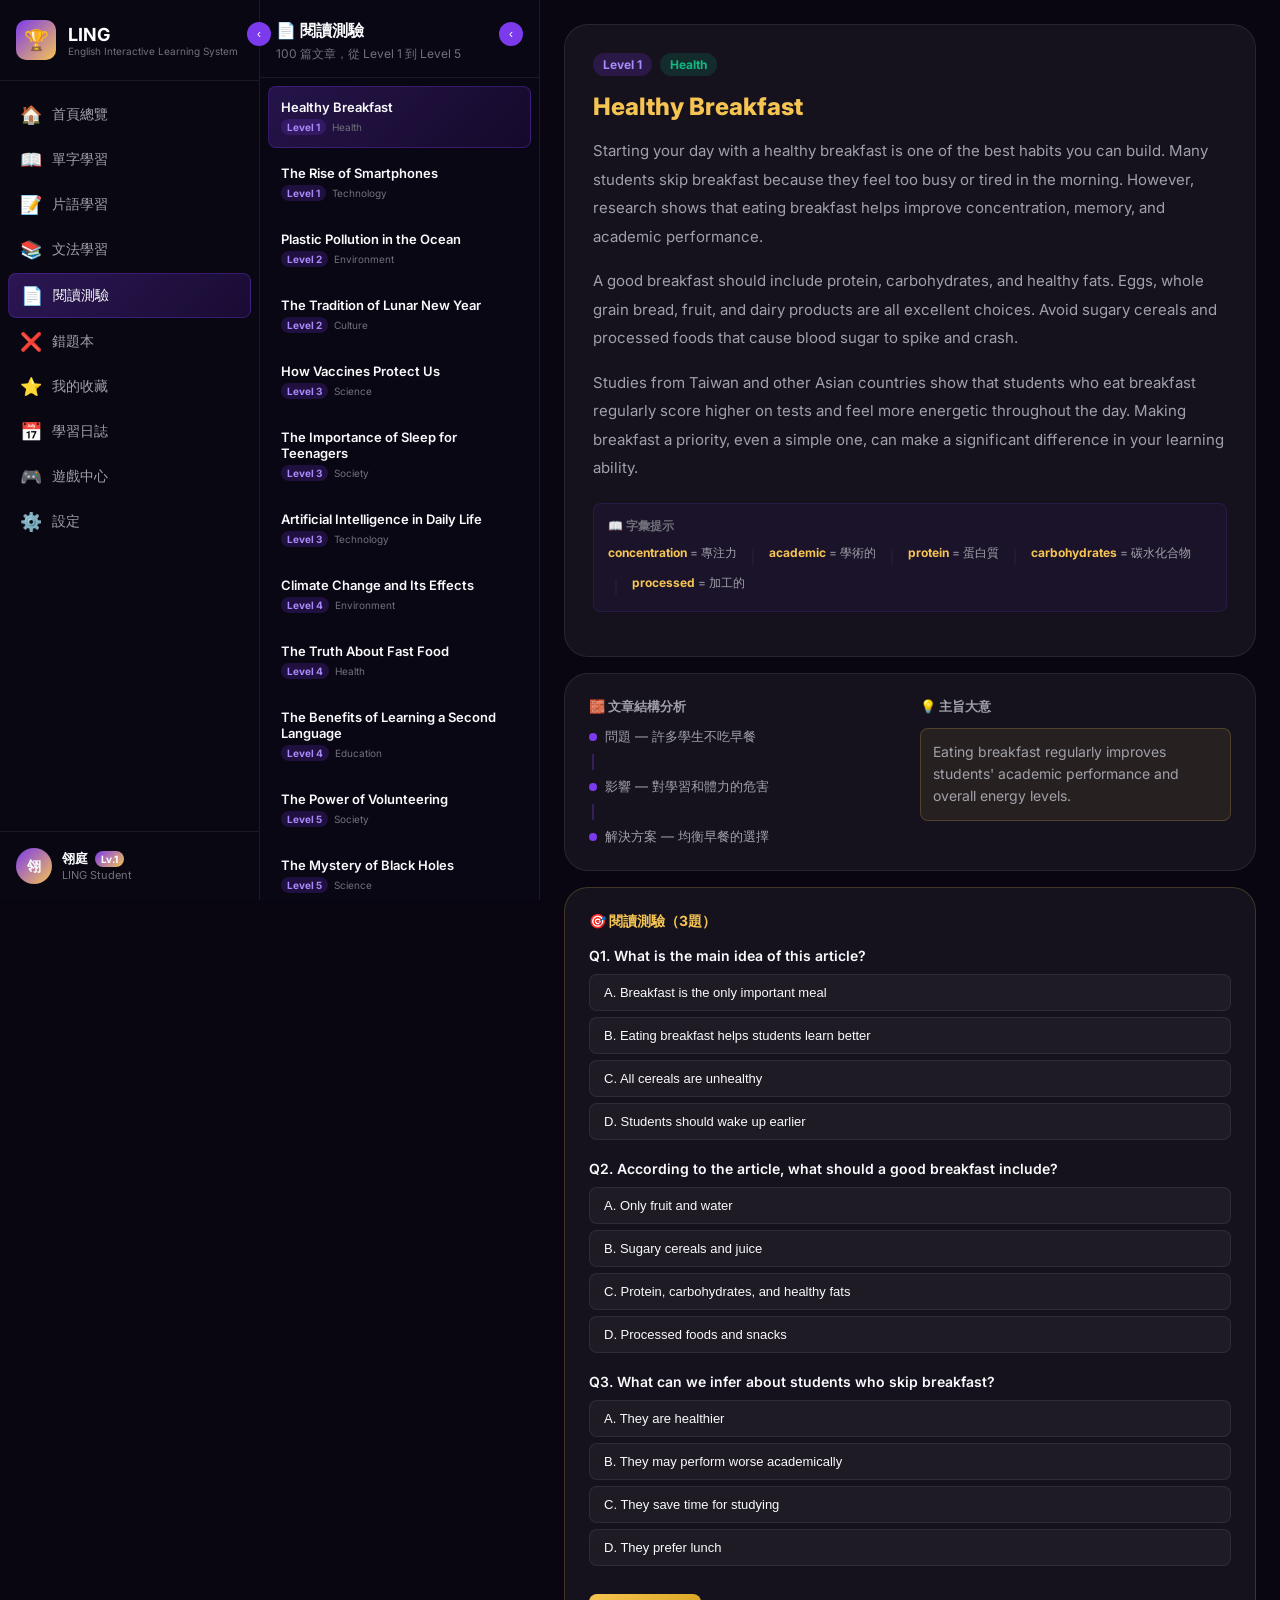
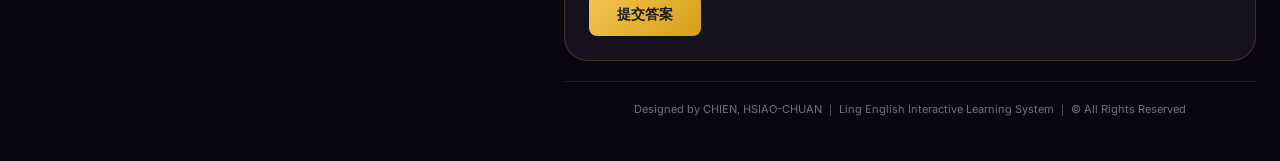
<file: pages/reading.html>
<!DOCTYPE html>
<html lang="zh-TW">
<head>
<meta charset="UTF-8">
<meta name="viewport" content="width=device-width, initial-scale=1.0">
<title>閱讀測驗 — LING</title>
<link rel="preconnect" href="https://fonts.googleapis.com">
<link href="https://fonts.googleapis.com/css2?family=Inter:wght@400;500;600;700;800;900&display=swap" rel="stylesheet">
<link rel="stylesheet" href="../css/main.css">
<style>
.rcontent{margin-left:var(--sidebar-w);flex:1;display:flex;min-height:100vh}
.sidebar2{width:280px;min-height:100vh;background:rgba(10,8,20,.97);border-right:1px solid var(--border);position:fixed;left:var(--sidebar-w);top:0;bottom:0;z-index:90;overflow-y:auto;transition:width .3s ease,transform .3s ease}
.sidebar2.collapsed{width:0;overflow:hidden;border-right:none;transform:translateX(0)}
.sidebar2-header{padding:20px 16px 14px;border-bottom:1px solid var(--border);position:sticky;top:0;background:rgba(10,8,20,.97);z-index:1;display:flex;align-items:flex-start;justify-content:space-between;white-space:nowrap;overflow:hidden}
.sidebar2-header h2{font-size:16px;font-weight:700;margin-bottom:4px}
.sidebar2-header p{font-size:12px;color:var(--text-muted)}
.sidebar2-toggle{background:var(--purple);border:none;color:white;width:24px;height:24px;border-radius:50%;cursor:pointer;font-size:12px;display:flex;align-items:center;justify-content:center;flex-shrink:0;margin-top:2px}
.article-list{padding:8px}
.sidebar2-open-btn{position:fixed;top:50%;left:calc(var(--sidebar-w) + 0px);transform:translateY(-50%);background:var(--purple);border:none;color:white;width:20px;height:48px;border-radius:0 8px 8px 0;cursor:pointer;font-size:14px;z-index:200;display:none;align-items:center;justify-content:center;transition:left .3s ease}
.art-item{padding:12px;border-radius:var(--radius-xs);cursor:pointer;margin-bottom:4px;transition:all var(--transition);border:1px solid transparent}
.art-item:hover{background:var(--bg-card)}
.art-item.active{background:linear-gradient(135deg,rgba(124,58,237,.25),rgba(91,33,182,.15));border-color:rgba(124,58,237,.3)}
.art-item.done{border-color:rgba(16,185,129,.2)}
.art-title{font-size:13px;font-weight:600;margin-bottom:4px}
.art-meta{display:flex;gap:6px;align-items:center}
.art-level{font-size:10px;padding:2px 6px;border-radius:99px;background:rgba(124,58,237,.2);color:#A78BFA;font-weight:700}
.art-topic{font-size:10px;color:var(--text-muted)}
.reading-main{margin-left:calc(var(--sidebar-w) + 280px);flex:1;padding:24px;transition:margin-left .3s ease;min-width:0}
.reading-main.expanded{margin-left:calc(var(--sidebar-w) + 24px)}
.reading-header{margin-bottom:20px}
.reading-header h1{font-size:22px;font-weight:800;margin-bottom:4px}
.article-card{background:var(--bg-card);border:1px solid var(--border);border-radius:var(--radius);padding:28px;margin-bottom:16px}
.article-meta{display:flex;gap:8px;align-items:center;margin-bottom:16px}
.article-meta .level-badge{padding:4px 10px;border-radius:99px;background:rgba(124,58,237,.2);color:#A78BFA;font-size:12px;font-weight:700}
.article-meta .topic-badge{padding:4px 10px;border-radius:99px;background:rgba(16,185,129,.15);color:var(--success);font-size:12px;font-weight:700}
.article-title{font-size:24px;font-weight:800;color:var(--gold);margin-bottom:16px}
.article-body{font-size:15px;color:var(--text-sec);line-height:1.9;margin-bottom:20px}
.vocab-hints{background:rgba(124,58,237,.06);border:1px solid rgba(124,58,237,.15);border-radius:var(--radius-xs);padding:14px;margin-bottom:16px}
.vocab-hints h4{font-size:12px;color:var(--text-muted);font-weight:600;text-transform:uppercase;margin-bottom:10px}
.vocab-hint-row{display:flex;flex-wrap:wrap;gap:8px}
.vh-item{font-size:12px;color:var(--text-sec)}
.vh-item strong{color:var(--gold)}
.analysis-card{background:var(--bg-card);border:1px solid var(--border);border-radius:var(--radius);padding:24px;margin-bottom:16px;display:grid;grid-template-columns:1fr 1fr;gap:20px}
.analysis-section h4{font-size:13px;font-weight:700;color:var(--text-sec);margin-bottom:12px;display:flex;align-items:center;gap:6px}
.struct-flow{display:flex;flex-direction:column;gap:8px}
.struct-item{display:flex;align-items:center;gap:8px}
.struct-dot{width:8px;height:8px;border-radius:50%;background:var(--purple);flex-shrink:0}
.struct-line{width:2px;height:16px;background:rgba(124,58,237,.3);margin-left:3px}
.main-idea-box{background:rgba(246,196,83,.08);border:1px solid rgba(246,196,83,.2);border-radius:var(--radius-xs);padding:12px;font-size:14px;color:var(--text-sec);line-height:1.6}
.reading-quiz{background:var(--bg-card);border:1px solid rgba(246,196,83,.2);border-radius:var(--radius);padding:24px;margin-bottom:16px}
.reading-quiz h3{font-size:14px;font-weight:700;color:var(--gold);margin-bottom:16px}
.rq-item{margin-bottom:20px}
.rq-question{font-size:14px;font-weight:600;margin-bottom:10px}
.rq-options{display:flex;flex-direction:column;gap:6px}
.rq-opt{padding:10px 14px;border-radius:var(--radius-xs);background:rgba(255,255,255,.04);border:1px solid var(--border);font-size:13px;cursor:pointer;text-align:left;color:var(--text);transition:all var(--transition)}
.rq-opt:hover:not(:disabled){background:rgba(124,58,237,.15);border-color:rgba(124,58,237,.4)}
.rq-opt.correct{background:rgba(16,185,129,.15);border-color:var(--success);color:var(--success)}
.rq-opt.wrong{background:rgba(239,68,68,.15);border-color:var(--danger);color:var(--danger)}
.submit-reading{background:linear-gradient(135deg,var(--gold),var(--gold-dark));color:#1a1a1a;font-weight:700;padding:12px 28px;border-radius:var(--radius-xs);border:none;cursor:pointer;font-size:14px;margin-top:8px}
</style>
</head>
<body>
<div class="app-layout" style="display:flex">
<aside class="sidebar1" id="sidebar1">
  <button class="sidebar1-collapse-btn" id="sidebar-collapse">‹</button>
  <div class="sidebar1-logo"><div class="logo-icon">🏆</div><div class="logo-text"><h2>LING</h2><p>English Interactive Learning System</p></div></div>
  <nav class="sidebar1-nav">
    <a class="nav-item" href="../index.html"><span class="nav-icon">🏠</span><span class="nav-label">首頁總覽</span></a>
    <a class="nav-item" href="vocabulary.html"><span class="nav-icon">📖</span><span class="nav-label">單字學習</span></a>
    <a class="nav-item" href="phrases.html"><span class="nav-icon">📝</span><span class="nav-label">片語學習</span></a>
    <a class="nav-item" href="grammar.html"><span class="nav-icon">📚</span><span class="nav-label">文法學習</span></a>
    <a class="nav-item active" href="reading.html"><span class="nav-icon">📄</span><span class="nav-label">閱讀測驗</span></a>
    <a class="nav-item" href="wrongbook.html"><span class="nav-icon">❌</span><span class="nav-label">錯題本</span></a>
    <a class="nav-item" href="favorite.html"><span class="nav-icon">⭐</span><span class="nav-label">我的收藏</span></a>
    <a class="nav-item" href="journal.html"><span class="nav-icon">📅</span><span class="nav-label">學習日誌</span></a>
    <a class="nav-item" href="game.html"><span class="nav-icon">🎮</span><span class="nav-label">遊戲中心</span></a>
    <a class="nav-item" href="settings.html"><span class="nav-icon">⚙️</span><span class="nav-label">設定</span></a>
  </nav>
  <div class="sidebar1-profile">
    <div class="profile-avatar profile-avatar-img">翎</div>
    <div class="profile-info"><h4><span class="profile-name">翎庭</span> <span class="lv-badge">Lv.1</span></h4><p>LING Student</p></div>
  </div>
</aside>

<aside class="sidebar2" id="sidebar2">
  <div class="sidebar2-header">
    <div><h2>📄 閱讀測驗</h2><p>100 篇文章，從 Level 1 到 Level 5</p></div>
    <button class="sidebar2-toggle" onclick="toggleSidebar2()" title="收合">‹</button>
  </div>
  <div class="article-list" id="article-list"></div>
</aside>
<button class="sidebar2-open-btn" id="sidebar2-open" onclick="toggleSidebar2()" title="展開">›</button>

<main class="reading-main animate-fadeIn">
  <div id="reading-area"></div>
  <div class="footer" style="margin-top:20px">Designed by CHIEN, HSIAO-CHUAN ｜ Ling English Interactive Learning System ｜ © All Rights Reserved</div>
</main>
</div>

<script src="../js/app.js"></script>
<script>
const ARTICLES=[
  {id:'r001',level:1,topic:'Health',title:'Healthy Breakfast',
   article:`Starting your day with a healthy breakfast is one of the best habits you can build. Many students skip breakfast because they feel too busy or tired in the morning. However, research shows that eating breakfast helps improve concentration, memory, and academic performance.\n\nA good breakfast should include protein, carbohydrates, and healthy fats. Eggs, whole grain bread, fruit, and dairy products are all excellent choices. Avoid sugary cereals and processed foods that cause blood sugar to spike and crash.\n\nStudies from Taiwan and other Asian countries show that students who eat breakfast regularly score higher on tests and feel more energetic throughout the day. Making breakfast a priority, even a simple one, can make a significant difference in your learning ability.`,
   vocab:[{word:'concentration',zh:'專注力'},{word:'academic',zh:'學術的'},{word:'protein',zh:'蛋白質'},{word:'carbohydrates',zh:'碳水化合物'},{word:'processed',zh:'加工的'}],
   mainIdea:'Eating breakfast regularly improves students\' academic performance and overall energy levels.',
   structure:['問題 — 許多學生不吃早餐','影響 — 對學習和體力的危害','解決方案 — 均衡早餐的選擇'],
   questions:[
     {q:'What is the main idea of this article?',opts:['Breakfast is the only important meal','Eating breakfast helps students learn better','All cereals are unhealthy','Students should wake up earlier'],ans:1},
     {q:'According to the article, what should a good breakfast include?',opts:['Only fruit and water','Sugary cereals and juice','Protein, carbohydrates, and healthy fats','Processed foods and snacks'],ans:2},
     {q:'What can we infer about students who skip breakfast?',opts:['They are healthier','They may perform worse academically','They save time for studying','They prefer lunch'],ans:1}
   ]},
  {id:'r002',level:1,topic:'Technology',title:'The Rise of Smartphones',
   article:`Over the past two decades, smartphones have completely transformed the way people communicate, work, and entertain themselves. What started as a simple device for making calls has evolved into a powerful computer that fits in your pocket.\n\nToday, smartphones allow users to browse the internet, take high-quality photos, navigate using GPS, and access thousands of applications. Social media platforms, messaging apps, and video streaming services have made it possible to stay connected with people around the world at any time.\n\nHowever, smartphones also come with challenges. Excessive screen time has been linked to sleep problems, reduced attention spans, and social anxiety among young people. Finding a healthy balance between digital and real-world interactions is an important skill for the modern generation.`,
   vocab:[{word:'transformed',zh:'改變了'},{word:'evolved',zh:'演化'},{word:'navigate',zh:'導航'},{word:'excessive',zh:'過度的'},{word:'generation',zh:'世代'}],
   mainIdea:'Smartphones have revolutionized modern life but also created new challenges for users.',
   structure:['現象 — 智慧型手機的崛起','功能 — 帶來的便利性','問題 — 過度使用的負面影響'],
   questions:[
     {q:'How have smartphones changed over time?',opts:['They became smaller only','They evolved from simple phones to powerful computers','They replaced all other technology','They became more expensive'],ans:1},
     {q:'Which problem is mentioned regarding smartphone use?',opts:['Poor camera quality','High cost','Sleep problems and reduced attention spans','Slow internet speed'],ans:2},
     {q:'What skill does the article suggest is important?',opts:['Learning to code apps','Balancing digital and real-world interactions','Using more social media','Buying better smartphones'],ans:1}
   ]},
  {id:'r003',level:2,topic:'Environment',title:'Plastic Pollution in the Ocean',
   article:`Every year, millions of tons of plastic waste end up in the world's oceans. This plastic does not break down easily and can remain in the water for hundreds of years. Marine animals such as turtles, fish, and seabirds often mistake plastic for food, which can cause serious harm or even death.\n\nOne of the biggest problems is microplastics, tiny pieces of plastic smaller than five millimeters. These particles have been found in seafood, drinking water, and even the air we breathe. Scientists are still studying the long-term effects of microplastics on human health.\n\nTo solve this crisis, many countries have started banning single-use plastics such as straws and shopping bags. Individuals can also help by recycling properly, using reusable containers, and reducing their overall plastic consumption. Protecting the ocean requires effort from both governments and ordinary people.`,
   vocab:[{word:'pollution',zh:'污染'},{word:'marine',zh:'海洋的'},{word:'microplastics',zh:'微塑膠'},{word:'particles',zh:'微粒'},{word:'consumption',zh:'消耗'}],
   mainIdea:'Plastic pollution threatens ocean life and human health, requiring action from both governments and individuals.',
   structure:['問題 — 海洋塑膠污染的規模','深入 — 微塑膠的危害','解決方案 — 政府與個人的行動'],
   questions:[
     {q:'Why is plastic pollution a serious problem for the ocean?',opts:['It makes water dirty for a few days','It does not break down and harms marine animals','It is too expensive to remove','It only affects turtles'],ans:1},
     {q:'What are microplastics?',opts:['Large plastic bottles','Tiny plastic pieces smaller than five millimeters','A type of fish food','Recycled plastic products'],ans:1},
     {q:'According to the article, how can individuals help?',opts:['By eating more seafood','By using more straws','By recycling and reducing plastic use','By ignoring the problem'],ans:2}
   ]},
  {id:'r004',level:2,topic:'Culture',title:'The Tradition of Lunar New Year',
   article:`Lunar New Year is one of the most important festivals celebrated across many Asian countries, including Taiwan, China, Korea, and Vietnam. Unlike the Western calendar, the date of this festival changes each year because it follows the cycles of the moon.\n\nFamilies gather together to enjoy reunion dinners, which often feature symbolic foods. For example, fish represents abundance, while dumplings symbolize wealth. Children receive red envelopes filled with money, believed to bring good luck and drive away evil spirits.\n\nIn recent years, some traditions have changed as younger generations move to cities for work. Video calls now allow distant family members to celebrate together, and digital red envelopes have become popular. Despite these changes, the core values of family, gratitude, and hope for the future remain strong.`,
   vocab:[{word:'festival',zh:'節慶'},{word:'symbolic',zh:'象徵性的'},{word:'abundance',zh:'豐盛'},{word:'gratitude',zh:'感恩'},{word:'generations',zh:'世代'}],
   mainIdea:'Lunar New Year celebrates family and tradition, adapting to modern life while keeping its core values.',
   structure:['介紹 — 農曆新年的重要性','習俗 — 象徵食物與紅包','變化 — 現代化的調整與不變的核心'],
   questions:[
     {q:'Why does the date of Lunar New Year change each year?',opts:['It follows the Western calendar','It follows the cycles of the moon','People vote on the date','It depends on the weather'],ans:1},
     {q:'What does fish symbolize during the reunion dinner?',opts:['Health','Wisdom','Abundance','Peace'],ans:2},
     {q:'How have younger generations changed the tradition?',opts:['They stopped celebrating','They use video calls and digital red envelopes','They moved to Western countries','They removed all symbolic foods'],ans:1}
   ]},
  {id:'r005',level:3,topic:'Science',title:'How Vaccines Protect Us',
   article:`Vaccines are one of the greatest achievements in the history of medicine. They have saved millions of lives by preventing dangerous diseases such as polio, measles, and smallpox. But how exactly do vaccines work?\n\nWhen a vaccine is injected into the body, it contains a weakened or inactive part of a germ. This triggers the immune system to produce antibodies, which are special proteins that fight infection. The body then remembers how to defeat that particular germ in the future.\n\nThis process is called immunity. If a vaccinated person is later exposed to the real disease, their immune system can respond quickly and effectively. When a large percentage of a population is vaccinated, it creates herd immunity, protecting even those who cannot receive vaccines, such as newborn babies or people with certain illnesses.`,
   vocab:[{word:'vaccine',zh:'疫苗'},{word:'immune system',zh:'免疫系統'},{word:'antibodies',zh:'抗體'},{word:'immunity',zh:'免疫力'},{word:'exposed',zh:'暴露於'}],
   mainIdea:'Vaccines train the immune system to fight diseases and protect both individuals and communities.',
   structure:['背景 — 疫苗的重要成就','原理 — 免疫系統如何運作','延伸 — 群體免疫的概念'],
   questions:[
     {q:'What does a vaccine contain?',opts:['A strong live germ','A weakened or inactive part of a germ','Only water and sugar','Antibiotics'],ans:1},
     {q:'What are antibodies?',opts:['Types of germs','Special proteins that fight infection','A kind of vaccine','White blood cells only'],ans:1},
     {q:'What is herd immunity?',opts:['Immunity for animals only','Protection created when many people are vaccinated','A disease that spreads quickly','A new type of vaccine'],ans:1}
   ]},
  {id:'r006',level:3,topic:'Society',title:'The Importance of Sleep for Teenagers',
   article:`Many teenagers struggle to get enough sleep, and this has become a growing concern for parents, teachers, and doctors. Research suggests that teenagers need about eight to ten hours of sleep each night, yet most get far less due to homework, social media, and early school start times.\n\nDuring sleep, the brain processes information learned during the day and stores it in long-term memory. Lack of sleep can lead to poor concentration, lower grades, mood swings, and even weakened immunity. Some studies have also linked sleep deprivation to a higher risk of accidents and depression.\n\nExperts recommend several strategies to improve sleep quality. These include keeping a regular sleep schedule, avoiding screens before bedtime, and creating a quiet, dark environment. Some schools have even experimented with later start times, and the results show improvements in both attendance and academic performance.`,
   vocab:[{word:'concern',zh:'憂慮'},{word:'process',zh:'處理'},{word:'deprivation',zh:'剝奪'},{word:'depression',zh:'憂鬱症'},{word:'strategies',zh:'策略'}],
   mainIdea:'Teenagers need adequate sleep for health and learning, and several strategies can improve sleep quality.',
   structure:['問題 — 青少年睡眠不足','影響 — 對學習與健康的危害','解決方案 — 改善睡眠的方法'],
   questions:[
     {q:'How many hours of sleep do teenagers need each night?',opts:['Four to five hours','Six to seven hours','Eight to ten hours','Twelve hours'],ans:2},
     {q:'What happens in the brain during sleep?',opts:['It stops working completely','It processes and stores information','It grows larger','It produces food'],ans:1},
     {q:'What is one recommended strategy to improve sleep?',opts:['Using screens before bed','Drinking coffee at night','Keeping a regular sleep schedule','Studying all night'],ans:2}
   ]},
  {id:'r007',level:3,topic:'Technology',title:'Artificial Intelligence in Daily Life',
   article:`Artificial intelligence, often called AI, is no longer something found only in science fiction movies. Today, it is part of our everyday lives in ways many people do not even notice. From voice assistants on our phones to recommendation systems on streaming platforms, AI quietly shapes how we live and make decisions.\n\nAI works by analyzing large amounts of data to find patterns and make predictions. For example, when an online store suggests products you might like, it is using AI to study your past behavior. Self-driving cars, medical diagnosis tools, and language translation apps all rely on this powerful technology.\n\nHowever, the rise of AI also raises important questions. Some people worry about job losses, privacy, and the possibility of machines making unfair decisions. As AI continues to develop, society must find ways to use it responsibly while protecting human values and rights.`,
   vocab:[{word:'artificial',zh:'人工的'},{word:'analyzing',zh:'分析'},{word:'patterns',zh:'模式'},{word:'predictions',zh:'預測'},{word:'responsibly',zh:'負責任地'}],
   mainIdea:'AI is widely used in daily life and offers great benefits, but it also raises concerns that society must address.',
   structure:['現象 — AI 融入日常生活','原理 — 分析數據找出模式','省思 — AI 帶來的疑慮與責任'],
   questions:[
     {q:'How is AI part of everyday life according to the article?',opts:['Only in movies','In voice assistants and recommendation systems','Only in laboratories','Only in cars'],ans:1},
     {q:'How does AI make predictions?',opts:['By guessing randomly','By analyzing large amounts of data','By asking humans','By copying other machines'],ans:1},
     {q:'What concern about AI is mentioned?',opts:['It is too slow','It uses too much electricity','Job losses and privacy issues','It cannot translate languages'],ans:2}
   ]},
  {id:'r008',level:4,topic:'Environment',title:'Climate Change and Its Effects',
   article:`Climate change is one of the most serious challenges facing our planet today. It refers to long-term shifts in temperature and weather patterns, mainly caused by human activities such as burning fossil fuels and cutting down forests.\n\nThe effects of climate change are already visible around the world. Rising global temperatures have led to melting glaciers, higher sea levels, and more extreme weather events such as floods, droughts, and powerful storms. These changes threaten not only the natural environment but also human communities, agriculture, and economies.\n\nScientists agree that urgent action is needed to slow down climate change. Solutions include switching to renewable energy sources like solar and wind power, planting more trees, and reducing waste. International cooperation is essential, as climate change is a global problem that no single country can solve alone.`,
   vocab:[{word:'fossil fuels',zh:'化石燃料'},{word:'glaciers',zh:'冰川'},{word:'extreme',zh:'極端的'},{word:'renewable',zh:'可再生的'},{word:'cooperation',zh:'合作'}],
   mainIdea:'Climate change, caused by human activity, has serious global effects and requires urgent international action.',
   structure:['定義 — 氣候變遷的成因','影響 — 全球可見的後果','解決方案 — 再生能源與國際合作'],
   questions:[
     {q:'What mainly causes climate change?',opts:['Natural cycles only','Human activities like burning fossil fuels','Too much rain','Animal migration'],ans:1},
     {q:'Which is an effect of climate change mentioned in the article?',opts:['Lower sea levels','Melting glaciers and extreme weather','Colder summers everywhere','Fewer storms'],ans:1},
     {q:'Why is international cooperation important?',opts:['Because one country cannot solve it alone','Because it is cheaper','Because only rich countries are affected','Because it is required by law'],ans:0}
   ]},
  {id:'r009',level:4,topic:'Health',title:'The Truth About Fast Food',
   article:`Fast food has become a popular choice for busy people around the world. It is cheap, convenient, and tastes good to many people. However, eating too much fast food can have serious effects on our health.\n\nMost fast food is high in calories, salt, sugar, and unhealthy fats, but low in important nutrients such as vitamins and fiber. Regularly consuming these foods has been linked to obesity, heart disease, type 2 diabetes, and high blood pressure. The large portion sizes common in many restaurants also encourage people to eat more than they need.\n\nThis does not mean people must avoid fast food completely. The key is moderation and balance. Choosing healthier options, such as grilled instead of fried items, drinking water instead of soda, and eating fast food only occasionally, can help people enjoy these meals without damaging their health.`,
   vocab:[{word:'convenient',zh:'方便的'},{word:'nutrients',zh:'營養素'},{word:'obesity',zh:'肥胖'},{word:'portion',zh:'份量'},{word:'moderation',zh:'適度'}],
   mainIdea:'Fast food is convenient but unhealthy in excess; moderation and smarter choices are the key.',
   structure:['現象 — 速食的普及','問題 — 對健康的危害','建議 — 適度與聰明的選擇'],
   questions:[
     {q:'Why do many people choose fast food?',opts:['It is very healthy','It is cheap, convenient, and tasty','It has many vitamins','It is hard to find'],ans:1},
     {q:'What health problem is linked to eating too much fast food?',opts:['Better eyesight','Obesity and heart disease','Stronger bones','Improved memory'],ans:1},
     {q:'What does the article suggest about eating fast food?',opts:['Avoid it completely forever','Eat it for every meal','Practice moderation and make healthier choices','Only eat fried items'],ans:2}
   ]},
  {id:'r010',level:4,topic:'Education',title:'The Benefits of Learning a Second Language',
   article:`Learning a second language offers far more benefits than simply being able to communicate with more people. In our increasingly connected world, bilingual abilities have become a valuable skill in both education and the workplace.\n\nStudies have shown that learning another language can improve brain function. Bilingual people often have better memory, stronger problem-solving skills, and greater creativity. Some research even suggests that speaking two languages may delay the onset of certain age-related brain diseases.\n\nBeyond the mental benefits, knowing a second language opens doors to new cultures and opportunities. Travelers can connect more deeply with local people, and job seekers gain a competitive advantage. While learning a language takes time and effort, the rewards last a lifetime and enrich a person in countless ways.`,
   vocab:[{word:'bilingual',zh:'雙語的'},{word:'function',zh:'功能'},{word:'creativity',zh:'創造力'},{word:'onset',zh:'發病；開始'},{word:'competitive',zh:'有競爭力的'}],
   mainIdea:'Learning a second language improves brain function and opens up cultural and career opportunities.',
   structure:['主張 — 學第二語言的價值','證據 — 對大腦的益處','延伸 — 文化與職涯的機會'],
   questions:[
     {q:'What mental benefit of learning a second language is mentioned?',opts:['Better eyesight','Better memory and problem-solving skills','Faster running speed','Louder voice'],ans:1},
     {q:'What might speaking two languages delay, according to research?',opts:['Learning to drive','Age-related brain diseases','Getting a job','Travel plans'],ans:1},
     {q:'How does a second language help job seekers?',opts:['It guarantees a high salary','It gives a competitive advantage','It replaces all other skills','It makes work easier to avoid'],ans:1}
   ]},
  {id:'r011',level:5,topic:'Society',title:'The Power of Volunteering',
   article:`Volunteering means giving your time and energy to help others without expecting payment. Around the world, millions of people volunteer in hospitals, schools, animal shelters, and disaster relief efforts. While the main goal is to help others, volunteering also brings surprising benefits to the volunteers themselves.\n\nResearch has found that people who volunteer regularly tend to be happier and healthier. Helping others can reduce stress, fight feelings of loneliness, and give life a greater sense of purpose. Volunteers also develop useful skills, build new friendships, and gain valuable work experience.\n\nFor young people in particular, volunteering can be a powerful learning experience. It teaches responsibility, teamwork, and empathy, while exposing them to different communities and social issues. Many schools now encourage or require community service, recognizing that giving back makes both individuals and society stronger.`,
   vocab:[{word:'volunteering',zh:'志願服務'},{word:'shelters',zh:'收容所'},{word:'purpose',zh:'目標；意義'},{word:'empathy',zh:'同理心'},{word:'community',zh:'社區'}],
   mainIdea:'Volunteering helps others while also bringing health, social, and learning benefits to volunteers.',
   structure:['定義 — 志願服務的意義','益處 — 對志工自身的好處','延伸 — 對年輕人的教育價值'],
   questions:[
     {q:'What does volunteering mean?',opts:['Working only for money','Helping others without expecting payment','A type of school subject','Traveling abroad'],ans:1},
     {q:'What benefit do regular volunteers experience?',opts:['They become richer','They tend to be happier and healthier','They get free housing','They avoid all work'],ans:1},
     {q:'Why is volunteering valuable for young people?',opts:['It teaches responsibility and empathy','It replaces school completely','It guarantees a job','It is always paid'],ans:0}
   ]}
,
  {id:'r012',level:5,topic:'Science',title:'The Mystery of Black Holes',
   article:`Black holes are among the most fascinating and mysterious objects in the universe. A black hole is a region in space where gravity is so strong that nothing, not even light, can escape from it. Because no light can come out, black holes are invisible and can only be detected by their effects on nearby objects.\n\nBlack holes form when massive stars run out of fuel and collapse under their own gravity. The center of a black hole, called the singularity, is a point of infinite density. Surrounding it is the event horizon, a boundary beyond which escape becomes impossible.\n\nIn 2019, scientists captured the first ever image of a black hole, located in a distant galaxy. This achievement confirmed predictions made by Albert Einstein over a century ago. Studying black holes helps scientists understand gravity, space, and time, and continues to push the limits of human knowledge.`,
   vocab:[{word:'gravity',zh:'重力'},{word:'collapse',zh:'坍縮'},{word:'density',zh:'密度'},{word:'boundary',zh:'邊界'},{word:'confirmed',zh:'證實'}],
   mainIdea:'Black holes are invisible regions of extreme gravity whose study deepens our understanding of the universe.',
   structure:['定義 — 黑洞是什麼','形成 — 恆星坍縮的過程','成就 — 首張黑洞影像與意義'],
   questions:[
     {q:'Why are black holes invisible?',opts:['They are too small','Not even light can escape them','They move too fast','They are made of dark paint'],ans:1},
     {q:'How do black holes form?',opts:['When planets collide','When massive stars run out of fuel and collapse','When light is created','When galaxies merge'],ans:1},
     {q:'What did the 2019 black hole image confirm?',opts:['That black holes do not exist','Predictions made by Einstein','That light can escape','A new planet was found'],ans:1}
   ]},
  {id:'r013',level:5,topic:'Culture',title:'Street Art: Vandalism or Expression?',
   article:`Street art has long been a topic of heated debate. To some, it is a beautiful form of self-expression that brings color and meaning to dull city walls. To others, it is nothing more than vandalism that damages public and private property.\n\nModern street art ranges from simple graffiti tags to large, detailed murals that tell powerful stories. Artists like Banksy have gained worldwide fame, and their works now sell for millions of dollars. Some cities have even created legal walls and festivals to celebrate this art form, recognizing its cultural and economic value.\n\nHowever, the line between art and crime remains unclear. Creating art on someone's property without permission is illegal in most places. The challenge for cities is to find a balance, allowing creative expression while respecting the rights of property owners and maintaining public order.`,
   vocab:[{word:'debate',zh:'辯論'},{word:'expression',zh:'表達'},{word:'vandalism',zh:'破壞公物'},{word:'murals',zh:'壁畫'},{word:'permission',zh:'許可'}],
   mainIdea:'Street art sparks debate between being seen as creative expression and as illegal vandalism.',
   structure:['爭議 — 藝術還是破壞','發展 — 街頭藝術的價值與名氣','省思 — 在創意與秩序間取得平衡'],
   questions:[
     {q:'Why is street art a topic of debate?',opts:['It is too expensive','Some see it as art, others as vandalism','It is always illegal','Nobody likes it'],ans:1},
     {q:'What is mentioned about the artist Banksy?',opts:['He paints only at home','His works sell for millions of dollars','He was never famous','He only does small tags'],ans:1},
     {q:'What is the main challenge for cities?',opts:['Banning all art','Balancing creative expression with property rights','Making art free','Removing all walls'],ans:1}
   ]},
  {id:'r014',level:6,topic:'Technology',title:'The Future of Electric Vehicles',
   article:`Electric vehicles, or EVs, are rapidly changing the way the world thinks about transportation. Unlike traditional cars that run on gasoline, EVs are powered by electricity stored in large batteries. As concerns about pollution and climate change grow, more drivers are making the switch.\n\nThe advantages of electric vehicles are significant. They produce no exhaust emissions, which helps reduce air pollution in cities. They are also cheaper to operate, since electricity costs less than gasoline and EVs require less maintenance. Many governments now offer financial incentives to encourage people to buy them.\n\nHowever, challenges remain. The driving range of some EVs is still limited, and charging stations are not yet available everywhere. Producing batteries also requires rare materials that can be difficult to obtain. Despite these obstacles, experts predict that electric vehicles will dominate the roads within the next few decades.`,
   vocab:[{word:'transportation',zh:'運輸'},{word:'emissions',zh:'排放'},{word:'maintenance',zh:'維護'},{word:'incentives',zh:'誘因'},{word:'obstacles',zh:'障礙'}],
   mainIdea:'Electric vehicles offer cleaner, cheaper transportation but still face challenges before becoming dominant.',
   structure:['介紹 — 電動車的崛起','優點 — 環保與經濟效益','挑戰 — 續航與電池問題'],
   questions:[
     {q:'How are electric vehicles powered?',opts:['By gasoline','By electricity stored in batteries','By solar panels only','By steam'],ans:1},
     {q:'What is one advantage of EVs mentioned?',opts:['They produce no exhaust emissions','They are always faster','They never need charging','They are free'],ans:0},
     {q:'What challenge do electric vehicles still face?',opts:['They are too quiet','Limited range and few charging stations','They cannot turn','They use too much gasoline'],ans:1}
   ]},
  {id:'r015',level:6,topic:'Society',title:'Social Media and Mental Health',
   article:`Social media has transformed how people connect, share, and access information. Platforms like Instagram, TikTok, and Facebook allow billions of users to stay in touch with friends and discover new ideas. Yet growing evidence suggests that heavy social media use may negatively affect mental health, especially among young people.\n\nOne major concern is the pressure to present a perfect life online. Constantly comparing oneself to carefully edited images can lead to feelings of inadequacy, anxiety, and low self-esteem. The fear of missing out, often called FOMO, can also make users feel anxious and dissatisfied with their own lives.\n\nExperts do not suggest abandoning social media entirely, but rather using it more mindfully. Setting time limits, following positive accounts, and taking regular breaks can help. Most importantly, remembering that online content rarely reflects real life can protect users from unnecessary stress and comparison.`,
   vocab:[{word:'platforms',zh:'平台'},{word:'inadequacy',zh:'不足感'},{word:'anxiety',zh:'焦慮'},{word:'self-esteem',zh:'自尊'},{word:'mindfully',zh:'有意識地'}],
   mainIdea:'Heavy social media use can harm mental health, but mindful habits can reduce its negative effects.',
   structure:['現象 — 社群媒體的影響力','問題 — 對心理健康的危害','建議 — 有意識地使用社群媒體'],
   questions:[
     {q:'What is one major mental health concern of social media?',opts:['It is too slow','Pressure to present a perfect life online','It costs too much money','It cannot be shared'],ans:1},
     {q:'What does FOMO stand for in the article?',opts:['Fear of making others','Fear of missing out','Feeling of more options','Finding old memories online'],ans:1},
     {q:'What do experts suggest about social media?',opts:['Abandon it entirely','Use it more mindfully with limits','Use it all day','Never take breaks'],ans:1}
   ]},
  {id:'r016',level:6,topic:'Environment',title:'The Importance of Bees',
   article:`Bees may be small, but they play a giant role in keeping our planet healthy. As they fly from flower to flower collecting nectar, bees transfer pollen, a process called pollination. This allows plants to produce fruits, vegetables, and seeds. In fact, about one third of the food we eat depends on pollination by bees and other insects.\n\nUnfortunately, bee populations around the world have been declining at an alarming rate. Scientists believe several factors are to blame, including the use of harmful pesticides, loss of natural habitats, climate change, and disease. The disappearance of bees could threaten global food supplies and entire ecosystems.\n\nProtecting bees is therefore essential for both nature and humanity. People can help by planting bee-friendly flowers, avoiding chemical pesticides, and supporting local beekeepers. Even small actions, when taken by many people, can make a real difference in saving these vital insects.`,
   vocab:[{word:'nectar',zh:'花蜜'},{word:'pollination',zh:'授粉'},{word:'declining',zh:'下降'},{word:'pesticides',zh:'殺蟲劑'},{word:'ecosystems',zh:'生態系'}],
   mainIdea:'Bees are vital for food production, but their decline threatens ecosystems and requires protective action.',
   structure:['重要性 — 蜜蜂與授粉','危機 — 蜂群數量下降的原因','行動 — 如何保護蜜蜂'],
   questions:[
     {q:'What is pollination?',opts:['Bees making honey','Transferring pollen between flowers','Bees building hives','Cleaning flowers'],ans:1},
     {q:'How much of our food depends on pollination?',opts:['About one tenth','About one third','About one half','All of it'],ans:1},
     {q:'How can people help protect bees?',opts:['Use more pesticides','Plant bee-friendly flowers','Remove all flowers','Ignore the problem'],ans:1}
   ]},
  {id:'r017',level:7,topic:'Education',title:'Online Learning: Opportunities and Challenges',
   article:`Online learning has grown dramatically in recent years, especially after the global pandemic forced schools to close. Through computers and the internet, students can now attend classes, submit assignments, and interact with teachers from anywhere in the world. This shift has opened up exciting new opportunities for education.\n\nOne of the biggest advantages is flexibility. Students can learn at their own pace and review lessons whenever they need. Online learning also makes education more accessible to people in remote areas or those who cannot attend traditional schools. A wide variety of courses, from coding to cooking, is now available to anyone with an internet connection.\n\nHowever, online learning is not without its problems. Some students struggle with a lack of face-to-face interaction and find it hard to stay motivated. Technical issues and unequal access to devices and reliable internet can also create barriers. To be successful, online learning requires strong self-discipline and proper support from both teachers and families.`,
   vocab:[{word:'pandemic',zh:'大流行病'},{word:'flexibility',zh:'彈性'},{word:'accessible',zh:'容易取得的'},{word:'motivated',zh:'有動力的'},{word:'self-discipline',zh:'自律'}],
   mainIdea:'Online learning offers flexible, accessible education but requires self-discipline and support to overcome its challenges.',
   structure:['背景 — 線上學習的興起','優點 — 彈性與可及性','挑戰 — 互動不足與資源不均'],
   questions:[
     {q:'What event accelerated the growth of online learning?',opts:['A sports event','The global pandemic','A new law','A holiday'],ans:1},
     {q:'What is a major advantage of online learning?',opts:['It is always free','Flexibility to learn at your own pace','No need to study','It requires no internet'],ans:1},
     {q:'What does successful online learning require?',opts:['Strong self-discipline and support','Expensive equipment only','No teachers','Living in a city'],ans:0}
   ]},
  {id:'r018',level:7,topic:'Health',title:'The Science of Happiness',
   article:`What makes people truly happy? For centuries, philosophers have explored this question, and today scientists are studying happiness using research and data. Their findings challenge some common beliefs about what brings lasting joy.\n\nMany people assume that wealth and material possessions are the keys to happiness. While having enough money to meet basic needs does matter, research shows that beyond a certain point, more money does not lead to significantly more happiness. Instead, strong relationships, good health, and a sense of purpose are far more important.\n\nScientists have also discovered that happiness can be cultivated through daily habits. Practicing gratitude, helping others, exercising regularly, and spending time in nature have all been shown to boost well-being. In other words, happiness is not just something that happens to us, but something we can actively build through our choices and actions.`,
   vocab:[{word:'philosophers',zh:'哲學家'},{word:'possessions',zh:'財物'},{word:'significantly',zh:'顯著地'},{word:'cultivated',zh:'培養'},{word:'well-being',zh:'幸福感'}],
   mainIdea:'Lasting happiness comes less from wealth and more from relationships, health, purpose, and positive daily habits.',
   structure:['提問 — 什麼帶來快樂','迷思 — 財富與快樂的關係','發現 — 可培養的快樂習慣'],
   questions:[
     {q:'What does research say about money and happiness?',opts:['More money always means more happiness','Beyond a point, more money does not add much happiness','Money has no effect at all','Only rich people are happy'],ans:1},
     {q:'What is more important for happiness than wealth?',opts:['Expensive cars','Strong relationships and good health','Bigger houses','More gadgets'],ans:1},
     {q:'How can happiness be cultivated?',opts:['By doing nothing','Through habits like gratitude and helping others','By buying more things','By avoiding people'],ans:1}
   ]},
  {id:'r019',level:7,topic:'Science',title:'Renewable Energy for a Sustainable Future',
   article:`As the world searches for ways to fight climate change, renewable energy has emerged as one of the most promising solutions. Unlike fossil fuels, which are limited and produce harmful pollution, renewable sources such as solar, wind, and hydropower are clean and naturally replenished.\n\nSolar power captures energy from the sun using panels, while wind turbines convert the movement of air into electricity. Hydropower uses the force of flowing water, and geothermal energy taps into heat from beneath the Earth's surface. These technologies have improved dramatically and become more affordable in recent years.\n\nThe transition to renewable energy brings many benefits, including cleaner air, reduced greenhouse gas emissions, and new job opportunities. However, challenges such as storing energy for cloudy or windless days still need to be solved. With continued investment and innovation, renewable energy could power a cleaner and more sustainable future for everyone.`,
   vocab:[{word:'renewable',zh:'可再生的'},{word:'replenished',zh:'補充的'},{word:'turbines',zh:'渦輪機'},{word:'transition',zh:'轉變'},{word:'sustainable',zh:'永續的'}],
   mainIdea:'Renewable energy offers a clean, sustainable alternative to fossil fuels, despite challenges like energy storage.',
   structure:['背景 — 再生能源的崛起','種類 — 各種再生能源技術','展望 — 益處、挑戰與未來'],
   questions:[
     {q:'How is renewable energy different from fossil fuels?',opts:['It is more polluting','It is clean and naturally replenished','It is more limited','It is always more expensive'],ans:1},
     {q:'How does solar power generate electricity?',opts:['By burning coal','By capturing energy from the sun with panels','By using flowing water','By drilling underground'],ans:1},
     {q:'What challenge of renewable energy is mentioned?',opts:['It creates too much pollution','Storing energy for cloudy or windless days','It is impossible to build','It uses fossil fuels'],ans:1}
   ]},
  {id:'r020',level:8,topic:'Society',title:'The Value of Failure',
   article:`In a world that often celebrates success, we tend to forget that failure is a natural and necessary part of life. Many of history's greatest achievements were built on a foundation of repeated failures. Understanding how to deal with failure may be one of the most important skills a person can develop.\n\nFamous inventors, scientists, and entrepreneurs frequently faced rejection and setbacks before reaching success. Thomas Edison reportedly failed thousands of times before inventing a working light bulb. Rather than giving up, he viewed each failure as a lesson that brought him closer to his goal. This mindset, often called resilience, allows people to recover from disappointment and keep moving forward.\n\nLearning to embrace failure does not mean enjoying it, but rather seeing it as an opportunity to grow. When we analyze our mistakes, we discover what does not work and gain valuable knowledge. Parents and teachers can help young people by encouraging them to take risks, make mistakes, and understand that failure is not the opposite of success, but a part of it.`,
   vocab:[{word:'foundation',zh:'基礎'},{word:'entrepreneurs',zh:'創業家'},{word:'setbacks',zh:'挫折'},{word:'resilience',zh:'韌性'},{word:'embrace',zh:'擁抱；接納'}],
   mainIdea:'Failure is a necessary part of success; learning resilience and growth from mistakes is a vital life skill.',
   structure:['觀點 — 失敗是人生的一部分','例證 — 名人從失敗中成功','啟示 — 將失敗視為成長的機會'],
   questions:[
     {q:'What does the article say about failure?',opts:['It should always be avoided','It is a natural and necessary part of life','It only happens to weak people','It has no value'],ans:1},
     {q:'How did Thomas Edison view his failures?',opts:['As reasons to give up','As lessons bringing him closer to his goal','As someone else fault','As meaningless'],ans:1},
     {q:'What is resilience?',opts:['The fear of failure','The ability to recover and keep moving forward','A type of invention','Avoiding all risks'],ans:1}
   ]}

];

let currentArticle=0;
let quizAnswers={};
let quizSubmitted=false;

document.addEventListener('DOMContentLoaded',()=>{App.init();renderArticleList();renderArticle(0);});

function toggleSidebar2(){
  const sb=document.getElementById('sidebar2');
  const main=document.querySelector('.reading-main');
  const openBtn=document.getElementById('sidebar2-open');
  const collapsed=sb.classList.toggle('collapsed');
  main.classList.toggle('expanded', collapsed);
  if(collapsed){
    openBtn.style.display='flex';
    // 收合後 open btn 緊貼 sidebar1 右邊
    openBtn.style.left='calc(var(--sidebar-w))';
  } else {
    openBtn.style.display='none';
  }
}

function renderArticleList(){
  const rp=Storage.load('ling_reading_progress')||{};
  const list=document.getElementById('article-list');
  list.innerHTML=ARTICLES.map((a,i)=>`
    <div class="art-item ${i===currentArticle?'active':''} ${rp[a.id]?.done?'done':''}" onclick="loadArticle(${i})">
      <div class="art-title">${a.title}${rp[a.id]?.done?' ✓':''}</div>
      <div class="art-meta">
        <span class="art-level">Level ${a.level}</span>
        <span class="art-topic">${a.topic}</span>
      </div>
    </div>`).join('');
  for(let i=ARTICLES.length+1;i<=20;i++){
    list.innerHTML+=`<div class="art-item locked" style="opacity:.3">
      <div class="art-title">Article ${i} 🔒</div>
      <div class="art-meta"><span class="art-level">Level ${Math.ceil(i/2)}</span></div>
    </div>`;
  }
}

function loadArticle(i){currentArticle=i;quizAnswers={};quizSubmitted=false;renderArticleList();renderArticle(i);}

function renderArticle(i){
  const a=ARTICLES[i];
  const area=document.getElementById('reading-area');
  area.innerHTML=`
    <div class="article-card">
      <div class="article-meta">
        <span class="level-badge">Level ${a.level}</span>
        <span class="topic-badge">${a.topic}</span>
      </div>
      <div class="article-title">${a.title}</div>
      <div class="article-body">${a.article.replace(/\n\n/g,'</p><p style="margin-top:16px">').replace(/^/,'<p>').replace(/$/,'</p>')}</div>
      <div class="vocab-hints">
        <h4>📖 字彙提示</h4>
        <div class="vocab-hint-row">${a.vocab.map(v=>`<span class="vh-item"><strong>${v.word}</strong> = ${v.zh}</span>`).join('<span style="color:var(--border)">｜</span>')}</div>
      </div>
    </div>

    <div class="analysis-card">
      <div class="analysis-section">
        <h4>🧱 文章結構分析</h4>
        <div class="struct-flow">${a.structure.map((s,si)=>`
          <div class="struct-item"><div class="struct-dot"></div><span style="font-size:13px;color:var(--text-sec)">${s}</span></div>
          ${si<a.structure.length-1?'<div class="struct-line" style="margin-left:3px"></div>':''}`).join('')}
        </div>
      </div>
      <div class="analysis-section">
        <h4>💡 主旨大意</h4>
        <div class="main-idea-box">${a.mainIdea}</div>
      </div>
    </div>

    <div class="reading-quiz">
      <h3>🎯 閱讀測驗（3題）</h3>
      ${a.questions.map((q,qi)=>`
        <div class="rq-item">
          <div class="rq-question">Q${qi+1}. ${q.q}</div>
          <div class="rq-options">
            ${q.opts.map((opt,oi)=>`<button class="rq-opt" id="q${qi}o${oi}" onclick="selectOpt(${qi},${oi},${q.ans})">${String.fromCharCode(65+oi)}. ${opt}</button>`).join('')}
          </div>
        </div>`).join('')}
      <button class="submit-reading" onclick="submitReading()">提交答案</button>
    </div>`;
}

function selectOpt(qi,oi,ans){
  if(quizSubmitted)return;
  quizAnswers[qi]=oi;
  const opts=document.querySelectorAll(`[id^="q${qi}o"]`);
  opts.forEach((o,i)=>o.style.borderColor=i===oi?'rgba(124,58,237,.5)':'');
}

function submitReading(){
  if(quizSubmitted)return;
  const a=ARTICLES[currentArticle];
  let correct=0;
  a.questions.forEach((q,qi)=>{
    const selected=quizAnswers[qi];
    if(selected===undefined)return;
    const opts=document.querySelectorAll(`[id^="q${qi}o"]`);
    opts.forEach((o,oi)=>{
      if(oi===q.ans)o.classList.add('correct');
      else if(oi===selected&&selected!==q.ans)o.classList.add('wrong');
      o.disabled=true;
    });
    if(selected===q.ans)correct++;
  });
  quizSubmitted=true;
  const pct=Math.round(correct/a.questions.length*100);
  const rp=Storage.load('ling_reading_progress')||{};
  rp[a.id]={done:true,accuracy:pct,date:new Date().toISOString().split('T')[0]};
  Storage.save('ling_reading_progress',rp);
  renderArticleList();
  alert(`📖 閱讀完成！正確率：${pct}%（${correct}/${a.questions.length} 題正確）`);
}
</script>
</body>
</html>
</file>
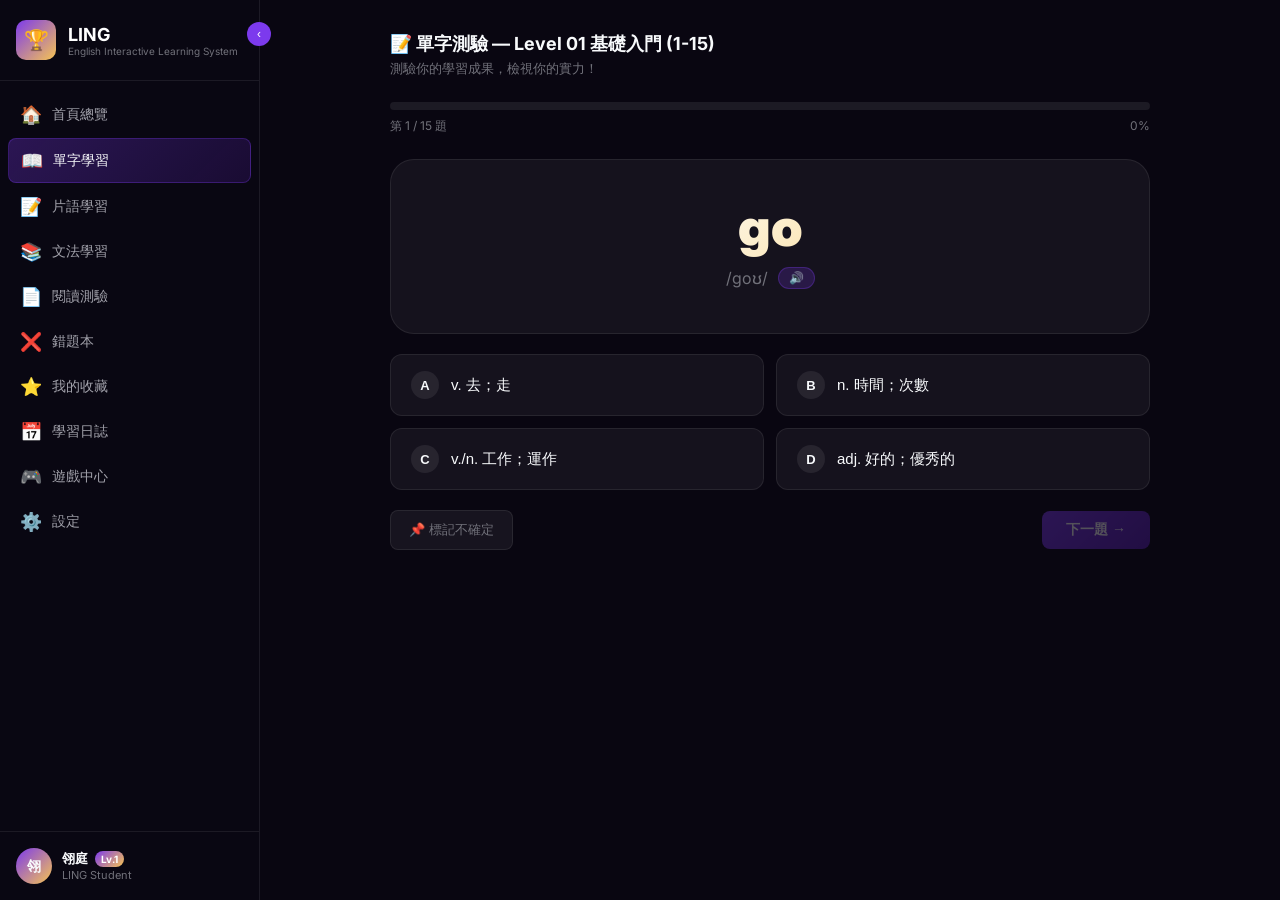
<file: pages/vocabulary-quiz.html>
<!DOCTYPE html>
<html lang="zh-TW">
<head>
<meta charset="UTF-8">
<meta name="viewport" content="width=device-width, initial-scale=1.0">
<title>單字測驗 — LING</title>
<link rel="preconnect" href="https://fonts.googleapis.com">
<link href="https://fonts.googleapis.com/css2?family=Inter:wght@400;500;600;700;800;900&display=swap" rel="stylesheet">
<link rel="stylesheet" href="../css/main.css">
<style>
.quiz-layout { display:flex; min-height:100vh; }
.quiz-main { margin-left:var(--sidebar-w); flex:1; padding:32px; display:flex; flex-direction:column; align-items:center; justify-content:flex-start; }
.quiz-container { width:100%; max-width:760px; }

.quiz-header { margin-bottom:24px; }
.quiz-header h2 { font-size:18px; font-weight:700; margin-bottom:4px; }
.quiz-header p { font-size:13px; color:var(--text-muted); }

.quiz-progress-bar { height:8px; background:rgba(255,255,255,0.08); border-radius:99px; margin-bottom:8px; overflow:hidden; }
.quiz-progress-fill { height:100%; background:linear-gradient(90deg,var(--purple),var(--gold)); border-radius:99px; transition:width 0.4s ease; }
.quiz-progress-label { display:flex; justify-content:space-between; font-size:12px; color:var(--text-muted); margin-bottom:24px; }

.question-card { background:var(--bg-card); border:1px solid var(--border); border-radius:var(--radius); padding:36px; margin-bottom:20px; text-align:center; }
.question-word { font-size:52px; font-weight:900; background:linear-gradient(135deg,#fff 30%,var(--gold)); -webkit-background-clip:text; -webkit-text-fill-color:transparent; margin-bottom:8px; }
.question-phonetic { font-size:16px; color:var(--text-muted); margin-bottom:4px; display:flex; align-items:center; justify-content:center; gap:10px; }
.btn-audio-sm { background:rgba(124,58,237,0.2); border:1px solid rgba(124,58,237,0.3); color:#A78BFA; padding:3px 10px; border-radius:99px; font-size:12px; cursor:pointer; }
.question-hint { font-size:13px; color:var(--text-sec); margin-top:8px; }

.options-grid { display:grid; grid-template-columns:1fr 1fr; gap:12px; margin-bottom:20px; }
.option-btn {
  background:var(--bg-card); border:1px solid var(--border);
  border-radius:var(--radius-sm); padding:16px 20px;
  font-size:15px; font-weight:500; color:var(--text);
  cursor:pointer; text-align:left; transition:all 0.2s ease;
  display:flex; align-items:center; gap:12px;
}
.option-btn:hover:not(:disabled) { background:rgba(124,58,237,0.15); border-color:rgba(124,58,237,0.4); }
.option-btn.correct { background:rgba(16,185,129,0.15); border-color:var(--success); color:var(--success); }
.option-btn.wrong { background:rgba(239,68,68,0.15); border-color:var(--danger); color:var(--danger); }
.option-btn:disabled { cursor:not-allowed; }
.option-label { width:28px; height:28px; border-radius:50%; background:rgba(255,255,255,0.08); display:flex; align-items:center; justify-content:center; font-size:13px; font-weight:700; flex-shrink:0; }
.option-btn.correct .option-label { background:var(--success); color:white; }
.option-btn.wrong .option-label { background:var(--danger); color:white; }

.quiz-actions { display:flex; justify-content:space-between; align-items:center; }
.uncertain-btn { background:rgba(255,255,255,0.06); border:1px solid var(--border); color:var(--text-muted); padding:10px 18px; border-radius:var(--radius-xs); font-size:13px; cursor:pointer; transition:all var(--transition); }
.uncertain-btn:hover { color:var(--text); }
.next-btn { background:linear-gradient(135deg,var(--purple),var(--purple-dark)); color:white; padding:10px 24px; border-radius:var(--radius-xs); font-size:14px; font-weight:700; border:none; cursor:pointer; transition:all var(--transition); }
.next-btn:hover { opacity:0.85; }
.next-btn:disabled { opacity:0.3; cursor:not-allowed; }

/* Result Modal */
.result-overlay { position:fixed; inset:0; background:rgba(0,0,0,0.7); display:flex; align-items:center; justify-content:center; z-index:999; backdrop-filter:blur(8px); opacity:0; pointer-events:none; transition:opacity 0.3s; }
.result-overlay.show { opacity:1; pointer-events:all; }
.result-card { background:linear-gradient(135deg,#1a0d30,#0d0820); border:1px solid rgba(246,196,83,0.3); border-radius:var(--radius); padding:40px; max-width:420px; width:90%; text-align:center; animation:fadeIn 0.4s ease; }
.result-trophy { font-size:60px; margin-bottom:16px; }
.result-title { font-size:24px; font-weight:800; color:var(--gold); margin-bottom:8px; }
.result-score { font-size:64px; font-weight:900; background:linear-gradient(135deg,#fff,var(--gold)); -webkit-background-clip:text; -webkit-text-fill-color:transparent; line-height:1; }
.result-sub { font-size:14px; color:var(--text-muted); margin-bottom:24px; }
.result-stats { display:flex; justify-content:center; gap:32px; margin-bottom:24px; }
.result-stat .val { font-size:24px; font-weight:700; }
.result-stat .lbl { font-size:11px; color:var(--text-muted); }
.result-stat.good .val { color:var(--success); }
.result-stat.bad .val { color:var(--danger); }
.result-stat.time .val { color:var(--purple-light); }
.result-msg { font-size:14px; color:var(--text-sec); margin-bottom:20px; }
.unlock-announce { background:rgba(246,196,83,0.1); border:1px solid rgba(246,196,83,0.3); border-radius:var(--radius-xs); padding:12px; font-size:13px; color:var(--gold); margin-bottom:20px; }
.result-btns { display:flex; gap:10px; justify-content:center; flex-wrap:wrap; }
.result-btns button { padding:10px 20px; border-radius:var(--radius-xs); font-size:13px; font-weight:600; cursor:pointer; border:none; }
.btn-retry { background:var(--bg-card); border:1px solid var(--border)!important; border:none; color:var(--text); }
.btn-unlock { background:linear-gradient(135deg,var(--gold),var(--gold-dark)); color:#1a1a1a; }
.btn-next-level { background:linear-gradient(135deg,var(--purple),var(--purple-dark)); color:white; }
</style>
</head>
<body>
<div class="app-layout quiz-layout">
<aside class="sidebar1" id="sidebar1">
  <button class="sidebar1-collapse-btn" id="sidebar-collapse">‹</button>
  <div class="sidebar1-logo"><div class="logo-icon">🏆</div><div class="logo-text"><h2>LING</h2><p>English Interactive Learning System</p></div></div>
  <nav class="sidebar1-nav">
    <a class="nav-item" href="../index.html"><span class="nav-icon">🏠</span><span class="nav-label">首頁總覽</span></a>
    <a class="nav-item active" href="vocabulary.html"><span class="nav-icon">📖</span><span class="nav-label">單字學習</span></a>
    <a class="nav-item" href="phrases.html"><span class="nav-icon">📝</span><span class="nav-label">片語學習</span></a>
    <a class="nav-item" href="grammar.html"><span class="nav-icon">📚</span><span class="nav-label">文法學習</span></a>
    <a class="nav-item" href="reading.html"><span class="nav-icon">📄</span><span class="nav-label">閱讀測驗</span></a>
    <a class="nav-item" href="wrongbook.html"><span class="nav-icon">❌</span><span class="nav-label">錯題本</span></a>
    <a class="nav-item" href="favorite.html"><span class="nav-icon">⭐</span><span class="nav-label">我的收藏</span></a>
    <a class="nav-item" href="journal.html"><span class="nav-icon">📅</span><span class="nav-label">學習日誌</span></a>
    <a class="nav-item" href="game.html"><span class="nav-icon">🎮</span><span class="nav-label">遊戲中心</span></a>
    <a class="nav-item" href="settings.html"><span class="nav-icon">⚙️</span><span class="nav-label">設定</span></a>
  </nav>
  <div class="sidebar1-profile">
    <div class="profile-avatar profile-avatar-img">翎</div>
    <div class="profile-info"><h4><span class="profile-name">翎庭</span> <span class="lv-badge">Lv.1</span></h4><p>LING Student</p></div>
  </div>
</aside>

<main class="quiz-main">
<div class="quiz-container animate-fadeIn">
  <div class="quiz-header">
    <h2>📝 單字測驗 — <span id="quiz-level-title">Level 01 基礎入門 (1-15)</span></h2>
    <p>測驗你的學習成果，檢視你的實力！</p>
  </div>

  <div class="quiz-progress-bar"><div class="quiz-progress-fill" id="quiz-bar" style="width:0%"></div></div>
  <div class="quiz-progress-label">
    <span>第 <span id="q-num">1</span> / <span id="q-total">15</span> 題</span>
    <span id="q-pct">0%</span>
  </div>

  <div class="question-card">
    <div class="question-word" id="q-word">ability</div>
    <div class="question-phonetic">
      <span id="q-phonetic">/əˈbɪləti/</span>
      <button class="btn-audio-sm" onclick="speakCurrent()">🔊</button>
    </div>
    <div class="question-hint" id="q-hint"></div>
  </div>

  <div class="options-grid" id="options-grid"></div>

  <div class="quiz-actions">
    <button class="uncertain-btn" id="uncertain-btn" onclick="markUncertain()">📌 標記不確定</button>
    <button class="next-btn" id="next-btn" onclick="nextQuestion()" disabled>下一題 →</button>
  </div>
</div>
</main>
</div>

<!-- Result Modal -->
<div class="result-overlay" id="result-overlay">
  <div class="result-card">
    <div class="result-trophy">🏆</div>
    <div class="result-title">測驗完成！</div>
    <div class="result-score" id="result-score">85%</div>
    <div class="result-sub" id="result-sub">13 / 15 正確</div>
    <div class="result-stats">
      <div class="result-stat good"><div class="val" id="r-correct">13</div><div class="lbl">正確數</div></div>
      <div class="result-stat bad"><div class="val" id="r-wrong">2</div><div class="lbl">錯誤數</div></div>
      <div class="result-stat time"><div class="val" id="r-time">02:36</div><div class="lbl">總時間</div></div>
    </div>
    <div class="result-msg" id="result-msg">太棒了！繼續保持！</div>
    <div class="unlock-announce" id="unlock-announce"></div>
    <div class="result-btns">
      <button class="btn-retry" onclick="retryQuiz()">🔄 查看錯題解析</button>
      <button class="btn-next-level" id="btn-next-level" onclick="goNextLevel()">前往 Level 02 →</button>
    </div>
    <div style="margin-top:12px;display:flex;gap:12px;justify-content:center;">
      <button class="btn-retry" onclick="window.location.href='vocabulary.html'">↩ 回到學習列表</button>
    </div>
  </div>
</div>

<script src="../js/app.js"></script>
<script>
const VOCAB_DATA = {};

function loadVocabData() {
  const ALL_WORDS = [
    {id:"vocab_0001",level:1,word:"go",chinese:"v. 去；走",phonetic:"/ɡoʊ/"},
    {id:"vocab_0002",level:1,word:"eat",chinese:"v. 吃",phonetic:"/iːt/"},
    {id:"vocab_0003",level:1,word:"big",chinese:"adj. 大的",phonetic:"/bɪɡ/"},
    {id:"vocab_0004",level:1,word:"good",chinese:"adj. 好的；優秀的",phonetic:"/ɡʊd/"},
    {id:"vocab_0005",level:1,word:"day",chinese:"n. 天；白天",phonetic:"/deɪ/"},
    {id:"vocab_0006",level:1,word:"home",chinese:"n. 家；住所",phonetic:"/hoʊm/"},
    {id:"vocab_0007",level:1,word:"food",chinese:"n. 食物",phonetic:"/fuːd/"},
    {id:"vocab_0008",level:1,word:"time",chinese:"n. 時間；次數",phonetic:"/taɪm/"},
    {id:"vocab_0009",level:1,word:"see",chinese:"v. 看見；理解",phonetic:"/siː/"},
    {id:"vocab_0010",level:1,word:"come",chinese:"v. 來；到來",phonetic:"/kʌm/"},
    {id:"vocab_0011",level:1,word:"get",chinese:"v. 得到；變得",phonetic:"/ɡɛt/"},
    {id:"vocab_0012",level:1,word:"give",chinese:"v. 給予",phonetic:"/ɡɪv/"},
    {id:"vocab_0013",level:1,word:"know",chinese:"v. 知道；認識",phonetic:"/noʊ/"},
    {id:"vocab_0014",level:1,word:"take",chinese:"v. 拿；帶；花費",phonetic:"/teɪk/"},
    {id:"vocab_0015",level:1,word:"work",chinese:"v./n. 工作；運作",phonetic:"/wɜːrk/"},
    {id:"vocab_0016",level:2,word:"happy",chinese:"adj. 快樂的；高興的",phonetic:"/ˈhæpi/"},
    {id:"vocab_0017",level:2,word:"friend",chinese:"n. 朋友",phonetic:"/frɛnd/"},
    {id:"vocab_0018",level:2,word:"school",chinese:"n. 學校",phonetic:"/skuːl/"},
    {id:"vocab_0019",level:2,word:"study",chinese:"v./n. 學習；研究",phonetic:"/ˈstʌdi/"},
    {id:"vocab_0020",level:2,word:"water",chinese:"n. 水",phonetic:"/ˈwɔːtər/"},
    {id:"vocab_0021",level:2,word:"book",chinese:"n. 書；v. 預訂",phonetic:"/bʊk/"},
    {id:"vocab_0022",level:2,word:"family",chinese:"n. 家人；家庭",phonetic:"/ˈfæməli/"},
    {id:"vocab_0023",level:2,word:"love",chinese:"v./n. 愛；熱愛",phonetic:"/lʌv/"},
    {id:"vocab_0024",level:2,word:"want",chinese:"v. 想要",phonetic:"/wɒnt/"},
    {id:"vocab_0025",level:2,word:"play",chinese:"v. 玩；演奏",phonetic:"/pleɪ/"},
    {id:"vocab_0026",level:2,word:"make",chinese:"v. 製作；使得",phonetic:"/meɪk/"},
    {id:"vocab_0027",level:2,word:"find",chinese:"v. 找到；發現",phonetic:"/faɪnd/"},
    {id:"vocab_0028",level:2,word:"tell",chinese:"v. 告訴；辨別",phonetic:"/tɛl/"},
    {id:"vocab_0029",level:2,word:"need",chinese:"v./n. 需要",phonetic:"/niːd/"},
    {id:"vocab_0030",level:2,word:"think",chinese:"v. 認為；思考",phonetic:"/θɪŋk/"},
    {id:"vocab_0031",level:3,word:"begin",chinese:"v. 開始",phonetic:"/bɪˈɡɪn/"},
    {id:"vocab_0032",level:3,word:"change",chinese:"v./n. 改變；零錢",phonetic:"/tʃeɪndʒ/"},
    {id:"vocab_0033",level:3,word:"help",chinese:"v./n. 幫助",phonetic:"/hɛlp/"},
    {id:"vocab_0034",level:3,word:"keep",chinese:"v. 保持；繼續",phonetic:"/kiːp/"},
    {id:"vocab_0035",level:3,word:"run",chinese:"v. 跑；經營",phonetic:"/rʌn/"},
    {id:"vocab_0036",level:3,word:"call",chinese:"v. 打電話；稱呼",phonetic:"/kɔːl/"},
    {id:"vocab_0037",level:3,word:"turn",chinese:"v. 轉；變成",phonetic:"/tɜːrn/"},
    {id:"vocab_0038",level:3,word:"feel",chinese:"v. 感覺；摸",phonetic:"/fiːl/"},
    {id:"vocab_0039",level:3,word:"try",chinese:"v. 嘗試；努力",phonetic:"/traɪ/"},
    {id:"vocab_0040",level:3,word:"show",chinese:"v. 顯示；展示 n. 表演",phonetic:"/ʃoʊ/"},
    {id:"vocab_0041",level:3,word:"walk",chinese:"v./n. 走路；散步",phonetic:"/wɔːk/"},
    {id:"vocab_0042",level:3,word:"send",chinese:"v. 寄送；發送",phonetic:"/sɛnd/"},
    {id:"vocab_0043",level:3,word:"meet",chinese:"v. 遇見；開會",phonetic:"/miːt/"},
    {id:"vocab_0044",level:3,word:"ask",chinese:"v. 詢問；請求",phonetic:"/æsk/"},
    {id:"vocab_0045",level:3,word:"wait",chinese:"v. 等待",phonetic:"/weɪt/"},
    {id:"vocab_0046",level:4,word:"place",chinese:"n. 地方；v. 放置",phonetic:"/pleɪs/"},
    {id:"vocab_0047",level:4,word:"follow",chinese:"v. 跟隨；遵循",phonetic:"/ˈfɒloʊ/"},
    {id:"vocab_0048",level:4,word:"move",chinese:"v. 移動；搬家",phonetic:"/muːv/"},
    {id:"vocab_0049",level:4,word:"stand",chinese:"v. 站立；忍受",phonetic:"/stænd/"},
    {id:"vocab_0050",level:4,word:"lose",chinese:"v. 失去；輸",phonetic:"/luːz/"},
    {id:"vocab_0051",level:4,word:"open",chinese:"v./adj. 打開；開放的",phonetic:"/ˈoʊpən/"},
    {id:"vocab_0052",level:4,word:"close",chinese:"v./adj. 關閉；靠近的",phonetic:"/kloʊz/"},
    {id:"vocab_0053",level:4,word:"learn",chinese:"v. 學習；得知",phonetic:"/lɜːrn/"},
    {id:"vocab_0054",level:4,word:"live",chinese:"v. 居住；活著 adj. 現場的",phonetic:"/lɪv/"},
    {id:"vocab_0055",level:4,word:"buy",chinese:"v. 購買",phonetic:"/baɪ/"},
    {id:"vocab_0056",level:4,word:"start",chinese:"v./n. 開始",phonetic:"/stɑːrt/"},
    {id:"vocab_0057",level:4,word:"leave",chinese:"v. 離開；留下",phonetic:"/liːv/"},
    {id:"vocab_0058",level:4,word:"bring",chinese:"v. 帶來",phonetic:"/brɪŋ/"},
    {id:"vocab_0059",level:4,word:"hear",chinese:"v. 聽見；得知",phonetic:"/hɪr/"},
    {id:"vocab_0060",level:4,word:"hold",chinese:"v. 握住；舉行",phonetic:"/hoʊld/"},
    {id:"vocab_0061",level:5,word:"important",chinese:"adj. 重要的",phonetic:"/ɪmˈpɔːrtənt/"},
    {id:"vocab_0062",level:5,word:"problem",chinese:"n. 問題；難題",phonetic:"/ˈprɒbləm/"},
    {id:"vocab_0063",level:5,word:"different",chinese:"adj. 不同的",phonetic:"/ˈdɪfrənt/"},
    {id:"vocab_0064",level:5,word:"remember",chinese:"v. 記得；記住",phonetic:"/rɪˈmɛmbər/"},
    {id:"vocab_0065",level:5,word:"understand",chinese:"v. 理解；明白",phonetic:"/ˌʌndərˈstænd/"},
    {id:"vocab_0066",level:5,word:"language",chinese:"n. 語言",phonetic:"/ˈlæŋɡwɪdʒ/"},
    {id:"vocab_0067",level:5,word:"experience",chinese:"n./v. 經驗；經歷",phonetic:"/ɪkˈspɪriəns/"},
    {id:"vocab_0068",level:5,word:"future",chinese:"n./adj. 未來",phonetic:"/ˈfjuːtʃər/"},
    {id:"vocab_0069",level:5,word:"practice",chinese:"v./n. 練習；實踐",phonetic:"/ˈpræktɪs/"},
    {id:"vocab_0070",level:5,word:"prepare",chinese:"v. 準備",phonetic:"/prɪˈpɛr/"},
    {id:"vocab_0071",level:5,word:"describe",chinese:"v. 描述；形容",phonetic:"/dɪˈskraɪb/"},
    {id:"vocab_0072",level:5,word:"suggest",chinese:"v. 建議；暗示",phonetic:"/səˈdʒɛst/"},
    {id:"vocab_0073",level:5,word:"decide",chinese:"v. 決定",phonetic:"/dɪˈsaɪd/"},
    {id:"vocab_0074",level:5,word:"discuss",chinese:"v. 討論",phonetic:"/dɪˈskʌs/"},
    {id:"vocab_0075",level:5,word:"choose",chinese:"v. 選擇",phonetic:"/tʃuːz/"},
    {id:"vocab_0076",level:6,word:"develop",chinese:"v. 發展；開發",phonetic:"/dɪˈvɛləp/"},
    {id:"vocab_0077",level:6,word:"increase",chinese:"v./n. 增加",phonetic:"/ɪnˈkriːs/"},
    {id:"vocab_0078",level:6,word:"compare",chinese:"v. 比較",phonetic:"/kəmˈpɛr/"},
    {id:"vocab_0079",level:6,word:"effect",chinese:"n. 效果；影響",phonetic:"/ɪˈfɛkt/"},
    {id:"vocab_0080",level:6,word:"benefit",chinese:"n./v. 好處；有益於",phonetic:"/ˈbɛnɪfɪt/"},
    {id:"vocab_0081",level:6,word:"process",chinese:"n./v. 過程；處理",phonetic:"/ˈprɒsɛs/"},
    {id:"vocab_0082",level:6,word:"research",chinese:"n./v. 研究",phonetic:"/ˈriːsɜːrtʃ/"},
    {id:"vocab_0083",level:6,word:"method",chinese:"n. 方法；方式",phonetic:"/ˈmɛθəd/"},
    {id:"vocab_0084",level:6,word:"result",chinese:"n./v. 結果；導致",phonetic:"/rɪˈzʌlt/"},
    {id:"vocab_0085",level:6,word:"system",chinese:"n. 系統；制度",phonetic:"/ˈsɪstəm/"},
    {id:"vocab_0086",level:6,word:"society",chinese:"n. 社會",phonetic:"/səˈsaɪəti/"},
    {id:"vocab_0087",level:6,word:"culture",chinese:"n. 文化",phonetic:"/ˈkʌltʃər/"},
    {id:"vocab_0088",level:6,word:"create",chinese:"v. 創造；創作",phonetic:"/kriˈeɪt/"},
    {id:"vocab_0089",level:6,word:"provide",chinese:"v. 提供",phonetic:"/prəˈvaɪd/"},
    {id:"vocab_0090",level:6,word:"support",chinese:"v./n. 支持；支援",phonetic:"/səˈpɔːrt/"},
    {id:"vocab_0091",level:7,word:"approach",chinese:"n./v. 方法；靠近",phonetic:"/əˈproʊtʃ/"},
    {id:"vocab_0092",level:7,word:"attitude",chinese:"n. 態度；看法",phonetic:"/ˈætɪtjuːd/"},
    {id:"vocab_0093",level:7,word:"maintain",chinese:"v. 維持；保養",phonetic:"/meɪnˈteɪn/"},
    {id:"vocab_0094",level:7,word:"resource",chinese:"n. 資源",phonetic:"/ˈriːsɔːrs/"},
    {id:"vocab_0095",level:7,word:"strategy",chinese:"n. 策略；戰略",phonetic:"/ˈstrætədʒi/"},
    {id:"vocab_0096",level:7,word:"establish",chinese:"v. 建立；確立",phonetic:"/ɪˈstæblɪʃ/"},
    {id:"vocab_0097",level:7,word:"participate",chinese:"v. 參與；參加",phonetic:"/pɑːrˈtɪsɪpeɪt/"},
    {id:"vocab_0098",level:7,word:"significant",chinese:"adj. 重要的；顯著的",phonetic:"/sɪɡˈnɪfɪkənt/"},
    {id:"vocab_0099",level:7,word:"indicate",chinese:"v. 指出；顯示",phonetic:"/ˈɪndɪkeɪt/"},
    {id:"vocab_0100",level:7,word:"consequence",chinese:"n. 後果；結果",phonetic:"/ˈkɒnsɪkwəns/"},
    {id:"vocab_0101",level:8,word:"psychological",chinese:"adj. 心理的",phonetic:"/ˌsaɪkəˈlɒdʒɪkəl/"},
    {id:"vocab_0102",level:8,word:"sustainable",chinese:"adj. 永續的；可持續的",phonetic:"/səˈsteɪnəbəl/"},
    {id:"vocab_0103",level:8,word:"phenomenon",chinese:"n. 現象",phonetic:"/fɪˈnɒmɪnən/"},
    {id:"vocab_0104",level:8,word:"controversial",chinese:"adj. 有爭議的",phonetic:"/ˌkɒntrəˈvɜːrʃəl/"},
    {id:"vocab_0105",level:8,word:"perspective",chinese:"n. 觀點；視角",phonetic:"/pərˈspɛktɪv/"},
    {id:"vocab_0106",level:8,word:"interpretation",chinese:"n. 解釋；詮釋",phonetic:"/ɪnˌtɜːrprɪˈteɪʃən/"},
    {id:"vocab_0107",level:8,word:"implication",chinese:"n. 含義；暗示",phonetic:"/ˌɪmplɪˈkeɪʃən/"},
    {id:"vocab_0108",level:8,word:"hypothesis",chinese:"n. 假說；假設",phonetic:"/haɪˈpɒθɪsɪs/"},
    {id:"vocab_0109",level:8,word:"evaluation",chinese:"n. 評估；評價",phonetic:"/ɪˌvæljuˈeɪʃən/"},
    {id:"vocab_0110",level:8,word:"innovation",chinese:"n. 創新；革新",phonetic:"/ˌɪnəˈveɪʃən/"},
    {id:"vocab_0111",level:9,word:"analyze",chinese:"v. 分析",phonetic:"/ˈænəlaɪz/"},
    {id:"vocab_0112",level:9,word:"contribute",chinese:"v. 貢獻；促成",phonetic:"/kənˈtrɪbjuːt/"},
    {id:"vocab_0113",level:9,word:"emphasize",chinese:"v. 強調",phonetic:"/ˈɛmfəsaɪz/"},
    {id:"vocab_0114",level:9,word:"facilitate",chinese:"v. 促進；使容易",phonetic:"/fəˈsɪlɪteɪt/"},
    {id:"vocab_0115",level:9,word:"integrate",chinese:"v. 整合；融入",phonetic:"/ˈɪntɪɡreɪt/"},
    {id:"vocab_0116",level:9,word:"perceive",chinese:"v. 感知；理解",phonetic:"/pərˈsiːv/"},
    {id:"vocab_0117",level:9,word:"demonstrate",chinese:"v. 示範；證明",phonetic:"/ˈdɛmənstreɪt/"},
    {id:"vocab_0118",level:9,word:"acknowledge",chinese:"v. 承認；確認",phonetic:"/əkˈnɒlɪdʒ/"},
    {id:"vocab_0119",level:9,word:"accommodate",chinese:"v. 容納；適應",phonetic:"/əˈkɒmədeɪt/"},
    {id:"vocab_0120",level:9,word:"circumstance",chinese:"n. 情況；環境",phonetic:"/ˈsɜːrkəmstæns/"},
    {id:"vocab_0121",level:10,word:"ambiguous",chinese:"adj. 模糊的；歧義的",phonetic:"/æmˈbɪɡjuəs/"},
    {id:"vocab_0122",level:10,word:"inevitable",chinese:"adj. 不可避免的",phonetic:"/ɪnˈɛvɪtəbəl/"},
    {id:"vocab_0123",level:10,word:"elaborate",chinese:"v./adj. 詳細說明；精心的",phonetic:"/ɪˈlæbərət/"},
    {id:"vocab_0124",level:10,word:"contradict",chinese:"v. 矛盾；反駁",phonetic:"/ˌkɒntrəˈdɪkt/"},
    {id:"vocab_0125",level:10,word:"sophisticated",chinese:"adj. 複雜的；精緻的",phonetic:"/səˈfɪstɪkeɪtɪd/"},
    {id:"vocab_0126",level:10,word:"implement",chinese:"v. 實施；執行",phonetic:"/ˈɪmplɪmɛnt/"},
    {id:"vocab_0127",level:10,word:"resilience",chinese:"n. 韌性；恢復力",phonetic:"/rɪˈzɪliəns/"},
    {id:"vocab_0128",level:10,word:"coherent",chinese:"adj. 連貫的；有條理的",phonetic:"/koʊˈhɪrənt/"},
    {id:"vocab_0129",level:10,word:"unprecedented",chinese:"adj. 前所未有的",phonetic:"/ʌnˈprɛsɪdɛntɪd/"},
    {id:"vocab_0130",level:10,word:"pragmatic",chinese:"adj. 務實的；實用的",phonetic:"/præɡˈmætɪk/"}
  ];
  for(let lv=1; lv<=10; lv++){
    VOCAB_DATA[lv] = ALL_WORDS.filter(w => w.level === lv);
  }
}

const params = new URLSearchParams(location.search);
const level = parseInt(params.get('level')) || 1;
loadVocabData();
let words = VOCAB_DATA[level] || VOCAB_DATA[1];
let questions = [];
let current = 0;
let correct = 0;
let wrong = 0;
let startTime = Date.now();
let answered = false;

document.getElementById('quiz-level-title').textContent = `Level ${level < 10 ? '0'+level : level} 基礎入門 (1-15)`;
document.getElementById('q-total').textContent = words.length;

function generateQuestions() {
  questions = words.map(w => {
    const distractors = words.filter(x => x.id !== w.id).sort(()=>Math.random()-0.5).slice(0,3);
    const opts = [...distractors.map(d=>d.chinese), w.chinese].sort(()=>Math.random()-0.5);
    return { word: w.word, phonetic: w.phonetic, answer: w.chinese, options: opts };
  });
  questions.sort(()=>Math.random()-0.5);
}

function renderQuestion() {
  answered = false;
  const q = questions[current];
  document.getElementById('q-word').textContent = q.word;
  document.getElementById('q-phonetic').textContent = q.phonetic;
  document.getElementById('q-num').textContent = current + 1;
  const pct = Math.round((current / words.length) * 100);
  document.getElementById('quiz-bar').style.width = pct + '%';
  document.getElementById('q-pct').textContent = pct + '%';
  document.getElementById('next-btn').disabled = true;

  const labels = ['A','B','C','D'];
  const grid = document.getElementById('options-grid');
  grid.innerHTML = q.options.map((opt, i) => `
    <button class="option-btn" data-answer="${opt.replace(/"/g,'&quot;')}" onclick="selectOption(this)">
      <span class="option-label">${labels[i]}</span>${opt}
    </button>
  `).join('');
}

function selectOption(btn) {
  if (answered) return;
  answered = true;
  const selected = btn.getAttribute('data-answer');
  const q = questions[current];
  const isCorrect = selected === q.answer;
  if (isCorrect) correct++; else wrong++;

  document.querySelectorAll('.option-btn').forEach(b => {
    const ans = b.getAttribute('data-answer');
    if (ans === q.answer) b.classList.add('correct');
    else if (b === btn && !isCorrect) b.classList.add('wrong');
    b.disabled = true;
  });

  if (!isCorrect) {
    const wb = Storage.load('ling_wrongbook') || [];
    const ex = wb.find(w => w.word === q.word);
    if (ex) { ex.wrongCount++; ex.lastWrong = new Date().toISOString().split('T')[0]; }
    else wb.push({id:'vocab_'+q.word, word:q.word, type:'vocabulary', wrongCount:1, lastWrong:new Date().toISOString().split('T')[0]});
    Storage.save('ling_wrongbook', wb);
  }
  document.getElementById('next-btn').disabled = false;
}

function nextQuestion() {
  current++;
  if (current >= questions.length) { showResult(); return; }
  renderQuestion();
}

function markUncertain() {
  const btn = document.getElementById('uncertain-btn');
  btn.style.color = '#F6C453';
  btn.textContent = '📌 已標記';
}

function speakCurrent() {
  const word = questions[current]?.word || '';
  if (!word) return;
  if ('speechSynthesis' in window) {
    speechSynthesis.cancel();
    setTimeout(() => {
      const u = new SpeechSynthesisUtterance(word);
      u.lang = 'en-US'; u.rate = 0.9; u.volume = 1;
      speechSynthesis.speak(u);
    }, 100);
  }
}

function showResult() {
  const elapsed = Math.round((Date.now() - startTime) / 1000);
  const mins = String(Math.floor(elapsed/60)).padStart(2,'0');
  const secs = String(elapsed%60).padStart(2,'0');
  const pct = Math.round(correct / words.length * 100);

  document.getElementById('result-score').textContent = pct + '%';
  document.getElementById('result-sub').textContent = `${correct} / ${words.length} 正確`;
  document.getElementById('r-correct').textContent = correct;
  document.getElementById('r-wrong').textContent = wrong;
  document.getElementById('r-time').textContent = `${mins}:${secs}`;

  const msgs = {90:'🎉 超強！你是單字王！', 70:'👍 太棒了！繼續保持！', 60:'📚 不錯！再加把勁！', 0:'💪 繼續練習，你可以的！'};
  const msgKey = Object.keys(msgs).reverse().find(k => pct >= parseInt(k));
  document.getElementById('result-msg').textContent = msgs[msgKey];

  if (pct >= 60) {
    const vp = Storage.load('ling_vocabulary_progress') || {};
    if (!vp.levelProgress) vp.levelProgress = {};
    vp.levelProgress[level] = { done: true, pct: 100, accuracy: pct };
    if (!vp.accuracy) vp.accuracy = pct;
    Storage.save('ling_vocabulary_progress', vp);
    document.getElementById('unlock-announce').textContent = `🔓 恭喜解鎖 Level ${level+1}！繼續挑戰下一關！`;
  } else {
    document.getElementById('unlock-announce').textContent = `需要正確率 60% 以上才能解鎖下一關，再試一次吧！`;
    document.getElementById('btn-next-level').style.opacity = '0.4';
    document.getElementById('btn-next-level').disabled = true;
  }

  document.getElementById('result-overlay').classList.add('show');

  const today = new Date().toISOString().split('T')[0];
  const journal = Storage.load('ling_journal') || [];
  const todayEntry = journal.find(j => j.date === today);
  if (todayEntry) { todayEntry.vocabulary = (todayEntry.vocabulary||0) + words.length; todayEntry.accuracy = pct; }
  else journal.push({ date: today, vocabulary: words.length, phrases: 0, reading: 0, accuracy: pct, studyTime: Math.round(elapsed/60) });
  Storage.save('ling_journal', journal);
}

function retryQuiz() {
  current = 0; correct = 0; wrong = 0; startTime = Date.now();
  document.getElementById('result-overlay').classList.remove('show');
  generateQuestions(); renderQuestion();
}

function goNextLevel() {
  window.location.href = `vocabulary.html?level=${level+1}`;
}

document.addEventListener('DOMContentLoaded', () => {
  generateQuestions();
  renderQuestion();
});
</script>
</body>
</html>
</file>
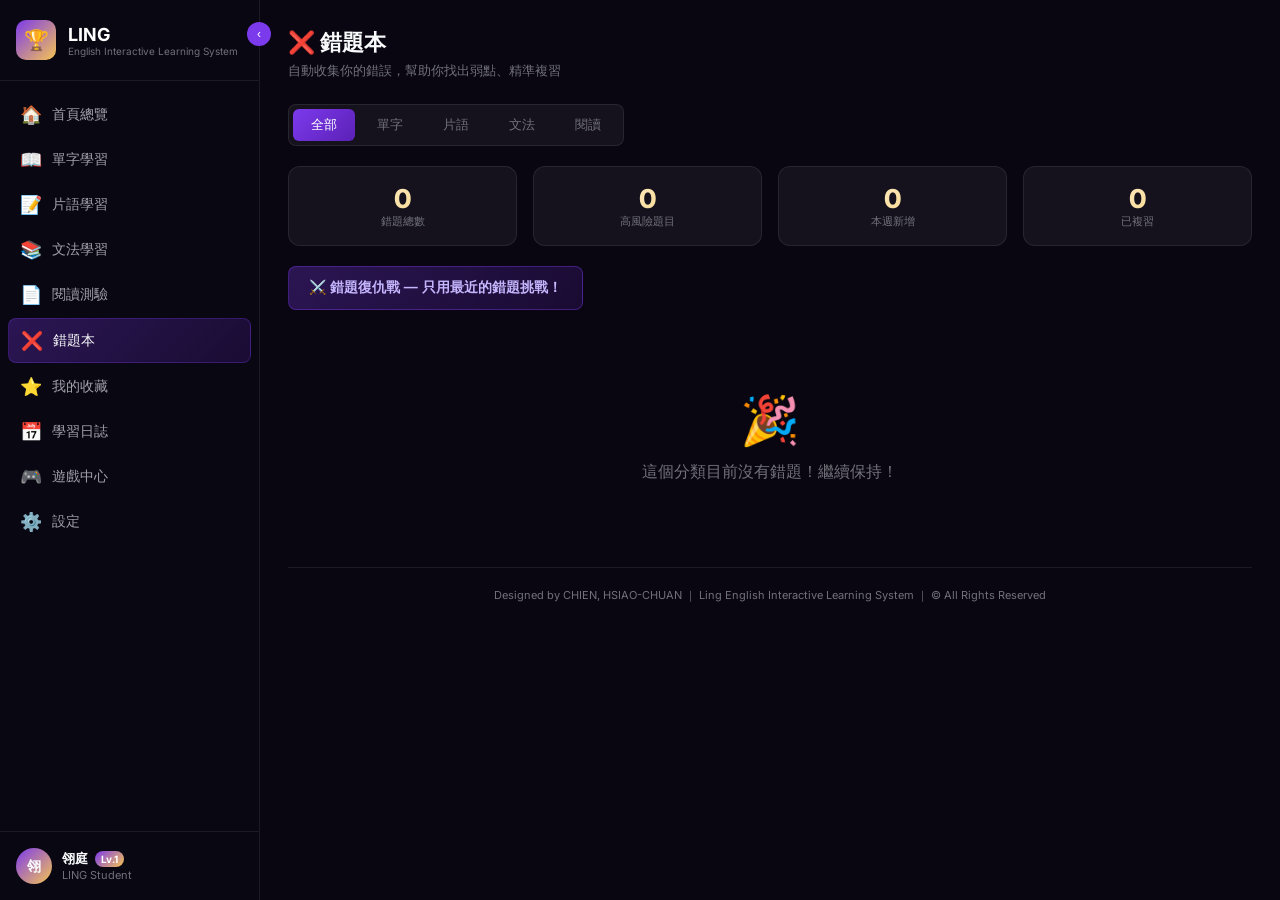
<file: pages/wrongbook.html>
<!DOCTYPE html>
<html lang="zh-TW">
<head>
<meta charset="UTF-8">
<meta name="viewport" content="width=device-width, initial-scale=1.0">
<title>錯題本 — LING</title>
<link rel="preconnect" href="https://fonts.googleapis.com">
<link href="https://fonts.googleapis.com/css2?family=Inter:wght@400;500;600;700;800;900&display=swap" rel="stylesheet">
<link rel="stylesheet" href="../css/main.css">
<style>
.wcontent{margin-left:var(--sidebar-w);flex:1;padding:28px}
.wheader{margin-bottom:24px}
.wheader h1{font-size:22px;font-weight:800;margin-bottom:4px}
.wheader p{font-size:13px;color:var(--text-muted)}
.wtabs{display:flex;gap:4px;background:var(--bg-card);border:1px solid var(--border);border-radius:var(--radius-xs);padding:4px;margin-bottom:20px;width:fit-content}
.wtab{padding:7px 18px;border-radius:6px;font-size:13px;font-weight:500;cursor:pointer;color:var(--text-muted);transition:all var(--transition)}
.wtab.active{background:linear-gradient(135deg,var(--purple),var(--purple-dark));color:white}
.wstats{display:grid;grid-template-columns:repeat(4,1fr);gap:16px;margin-bottom:20px}
.wstat{background:var(--bg-card);border:1px solid var(--border);border-radius:var(--radius-sm);padding:16px;text-align:center}
.wstat .val{font-size:26px;font-weight:800;background:linear-gradient(135deg,#fff,var(--gold));-webkit-background-clip:text;-webkit-text-fill-color:transparent}
.wstat .lbl{font-size:11px;color:var(--text-muted)}
.wrong-list{display:flex;flex-direction:column;gap:10px}
.wrong-item{background:var(--bg-card);border:1px solid var(--border);border-radius:var(--radius-sm);padding:16px;display:flex;align-items:center;gap:16px}
.wi-type{width:60px;text-align:center;flex-shrink:0}
.wi-type .type-badge{font-size:10px;font-weight:700;padding:3px 8px;border-radius:99px}
.wi-word{flex:1}
.wi-word .word{font-size:16px;font-weight:700;color:var(--gold)}
.wi-word .zh{font-size:13px;color:var(--text-muted);margin-top:2px}
.wi-risk{flex-shrink:0}
.risk-high{color:var(--danger);font-size:12px;font-weight:600}
.risk-mid{color:var(--warning);font-size:12px;font-weight:600}
.risk-low{color:var(--success);font-size:12px;font-weight:600}
.wi-count{flex-shrink:0;text-align:center}
.wi-count .cnt{font-size:18px;font-weight:800;color:var(--danger)}
.wi-count .lbl{font-size:10px;color:var(--text-muted)}
.wi-btns{display:flex;gap:6px;flex-shrink:0}
.wi-btn{padding:6px 12px;border-radius:var(--radius-xs);font-size:12px;font-weight:600;cursor:pointer;border:none;transition:all var(--transition)}
.wi-btn-review{background:rgba(124,58,237,.2);color:#A78BFA;border:1px solid rgba(124,58,237,.3)}
.wi-btn-remove{background:rgba(239,68,68,.1);color:var(--danger);border:1px solid rgba(239,68,68,.2)}
.empty-state{text-align:center;padding:60px;color:var(--text-muted)}
.empty-state .icon{font-size:48px;margin-bottom:12px}
.special-btn{display:flex;align-items:center;gap:8px;padding:12px 20px;background:linear-gradient(135deg,rgba(124,58,237,.3),rgba(91,33,182,.2));border:1px solid rgba(124,58,237,.4);border-radius:var(--radius-xs);color:#C4B5FD;font-size:14px;font-weight:600;cursor:pointer;margin-bottom:20px;width:fit-content}
</style>
</head>
<body>
<div class="app-layout" style="display:flex">
<aside class="sidebar1" id="sidebar1">
  <button class="sidebar1-collapse-btn" id="sidebar-collapse">‹</button>
  <div class="sidebar1-logo"><div class="logo-icon">🏆</div><div class="logo-text"><h2>LING</h2><p>English Interactive Learning System</p></div></div>
  <nav class="sidebar1-nav">
    <a class="nav-item" href="../index.html"><span class="nav-icon">🏠</span><span class="nav-label">首頁總覽</span></a>
    <a class="nav-item" href="vocabulary.html"><span class="nav-icon">📖</span><span class="nav-label">單字學習</span></a>
    <a class="nav-item" href="phrases.html"><span class="nav-icon">📝</span><span class="nav-label">片語學習</span></a>
    <a class="nav-item" href="grammar.html"><span class="nav-icon">📚</span><span class="nav-label">文法學習</span></a>
    <a class="nav-item" href="reading.html"><span class="nav-icon">📄</span><span class="nav-label">閱讀測驗</span></a>
    <a class="nav-item active" href="wrongbook.html"><span class="nav-icon">❌</span><span class="nav-label">錯題本</span></a>
    <a class="nav-item" href="favorite.html"><span class="nav-icon">⭐</span><span class="nav-label">我的收藏</span></a>
    <a class="nav-item" href="journal.html"><span class="nav-icon">📅</span><span class="nav-label">學習日誌</span></a>
    <a class="nav-item" href="game.html"><span class="nav-icon">🎮</span><span class="nav-label">遊戲中心</span></a>
    <a class="nav-item" href="settings.html"><span class="nav-icon">⚙️</span><span class="nav-label">設定</span></a>
  </nav>
  <div class="sidebar1-profile">
    <div class="profile-avatar profile-avatar-img">翎</div>
    <div class="profile-info"><h4><span class="profile-name">翎庭</span> <span class="lv-badge">Lv.1</span></h4><p>LING Student</p></div>
  </div>
</aside>

<main class="wcontent animate-fadeIn">
  <div class="wheader">
    <h1>❌ 錯題本</h1>
    <p>自動收集你的錯誤，幫助你找出弱點、精準複習</p>
  </div>

  <div class="wtabs">
    <div class="wtab active" onclick="switchCat(this,'all')">全部</div>
    <div class="wtab" onclick="switchCat(this,'vocabulary')">單字</div>
    <div class="wtab" onclick="switchCat(this,'phrase')">片語</div>
    <div class="wtab" onclick="switchCat(this,'grammar')">文法</div>
    <div class="wtab" onclick="switchCat(this,'reading')">閱讀</div>
  </div>

  <div class="wstats">
    <div class="wstat"><div class="val" id="ws-total">0</div><div class="lbl">錯題總數</div></div>
    <div class="wstat"><div class="val" id="ws-high" style="color:var(--danger)">0</div><div class="lbl">高風險題目</div></div>
    <div class="wstat"><div class="val" id="ws-week">0</div><div class="lbl">本週新增</div></div>
    <div class="wstat"><div class="val" id="ws-reviewed">0</div><div class="lbl">已複習</div></div>
  </div>

  <button class="special-btn" onclick="alert('⚔️ 錯題復仇戰即將登場！')">⚔️ 錯題復仇戰 — 只用最近的錯題挑戰！</button>

  <div class="wrong-list" id="wrong-list"></div>

  <div class="footer" style="margin-top:24px">Designed by CHIEN, HSIAO-CHUAN ｜ Ling English Interactive Learning System ｜ © All Rights Reserved</div>
</main>
</div>

<script src="../js/app.js"></script>
<script>
let currentCat='all';
const TYPE_LABELS={vocabulary:{label:'單字',color:'rgba(124,58,237,.2)',text:'#A78BFA'},phrase:{label:'片語',color:'rgba(246,196,83,.15)',text:'var(--gold)'},grammar:{label:'文法',color:'rgba(16,185,129,.15)',text:'var(--success)'},reading:{label:'閱讀',color:'rgba(59,130,246,.15)',text:'#93C5FD'}};

document.addEventListener('DOMContentLoaded',()=>{App.init();renderWrongbook();});

function switchCat(el,cat){
  document.querySelectorAll('.wtab').forEach(t=>t.classList.remove('active'));
  el.classList.add('active');currentCat=cat;renderWrongbook();
}

function renderWrongbook(){
  let wb=Storage.load('ling_wrongbook')||[];
  if(currentCat!=='all')wb=wb.filter(w=>w.type===currentCat);
  wb.sort((a,b)=>b.wrongCount-a.wrongCount);

  const high=wb.filter(w=>w.wrongCount>=4).length;
  const weekAgo=new Date();weekAgo.setDate(weekAgo.getDate()-7);
  const weekNew=wb.filter(w=>new Date(w.lastWrong||'2000-01-01')>=weekAgo).length;

  document.getElementById('ws-total').textContent=wb.length;
  document.getElementById('ws-high').textContent=high;
  document.getElementById('ws-week').textContent=weekNew;
  document.getElementById('ws-reviewed').textContent=0;

  const list=document.getElementById('wrong-list');
  if(!wb.length){list.innerHTML='<div class="empty-state"><div class="icon">🎉</div><p>這個分類目前沒有錯題！繼續保持！</p></div>';return;}

  list.innerHTML=wb.map((w,i)=>{
    const risk=w.wrongCount>=4?'high':w.wrongCount>=2?'mid':'low';
    const riskLabel={high:'🔴 高風險',mid:'🟡 中風險',low:'🟢 低風險'}[risk];
    const riskClass={high:'risk-high',mid:'risk-mid',low:'risk-low'}[risk];
    const typeInfo=TYPE_LABELS[w.type]||TYPE_LABELS.vocabulary;
    return `<div class="wrong-item">
      <div class="wi-type"><span class="type-badge" style="background:${typeInfo.color};color:${typeInfo.text}">${typeInfo.label}</span></div>
      <div class="wi-word"><div class="word">${w.word||w.id}</div><div class="zh">最後錯誤：${w.lastWrong||'─'}</div></div>
      <div class="wi-risk"><span class="${riskClass}">${riskLabel}</span></div>
      <div class="wi-count"><div class="cnt">${w.wrongCount}</div><div class="lbl">次錯誤</div></div>
      <div class="wi-btns">
        <button class="wi-btn wi-btn-review" onclick="reviewItem(${i})">複習</button>
        <button class="wi-btn wi-btn-remove" onclick="removeItem('${w.id||w.word}')">移除</button>
      </div>
    </div>`;
  }).join('');
}

function reviewItem(i){alert('複習功能整合中，敬請期待！');}
function removeItem(id){
  let wb=Storage.load('ling_wrongbook')||[];
  wb=wb.filter(w=>(w.id||w.word)!==id);
  Storage.save('ling_wrongbook',wb);
  renderWrongbook();
}
</script>
</body>
</html>
</file>
<file: css/main.css>
:root {
  --bg: #090611;
  --bg-card: rgba(255,255,255,0.05);
  --bg-card-hover: rgba(255,255,255,0.08);
  --purple: #7C3AED;
  --purple-light: #9D5FF0;
  --purple-dark: #5B21B6;
  --gold: #F6C453;
  --gold-dark: #D4A017;
  --success: #10B981;
  --danger: #EF4444;
  --warning: #F59E0B;
  --text: #F8FAFC;
  --text-sec: #A1A1AA;
  --text-muted: #71717A;
  --border: rgba(255,255,255,0.08);
  --border-hover: rgba(255,255,255,0.15);
  --radius: 24px;
  --radius-sm: 12px;
  --radius-xs: 8px;
  --glass: backdrop-filter: blur(20px);
  --sidebar-w: 260px;
  --sidebar-collapsed: 72px;
  --sidebar2-w: 320px;
  --transition: 0.3s ease;
}

* { margin: 0; padding: 0; box-sizing: border-box; }

body {
  background: var(--bg);
  color: var(--text);
  font-family: 'Inter', -apple-system, sans-serif;
  min-height: 100vh;
  overflow-x: hidden;
}

.app-layout {
  display: flex;
  min-height: 100vh;
}

/* ===== SIDEBAR 1 ===== */
.sidebar1 {
  width: var(--sidebar-w);
  min-height: 100vh;
  background: rgba(10,8,20,0.95);
  border-right: 1px solid var(--border);
  display: flex;
  flex-direction: column;
  transition: width var(--transition);
  position: fixed;
  left: 0; top: 0; bottom: 0;
  z-index: 100;
  backdrop-filter: blur(20px);
}

/* sidebar1 collapsed — update CSS var for sidebar2 positioning */
.sidebar1.collapsed { width: var(--sidebar-collapsed); }
.sidebar1.collapsed ~ * .sidebar2,
.sidebar1.collapsed ~ .sidebar2 {
  left: var(--sidebar-collapsed) !important;
}
.sidebar1.collapsed ~ * .sidebar2-open-btn,
.sidebar1.collapsed ~ .sidebar2-open-btn {
  left: var(--sidebar-collapsed) !important;
}

.sidebar1-logo {
  padding: 20px 16px;
  display: flex;
  align-items: center;
  gap: 12px;
  border-bottom: 1px solid var(--border);
}

.sidebar1-logo .logo-icon {
  width: 40px; height: 40px;
  background: linear-gradient(135deg, var(--purple), var(--gold));
  border-radius: 10px;
  display: flex; align-items: center; justify-content: center;
  font-size: 20px; flex-shrink: 0;
}

.sidebar1-logo .logo-text { overflow: hidden; }
.sidebar1-logo .logo-text h2 {
  font-size: 18px; font-weight: 700;
  background: linear-gradient(135deg, #fff 30%, var(--gold));
  -webkit-background-clip: text; -webkit-text-fill-color: transparent;
  white-space: nowrap;
}
.sidebar1-logo .logo-text p {
  font-size: 10px; color: var(--text-muted); white-space: nowrap;
}

.sidebar1.collapsed .logo-text,
.sidebar1.collapsed .nav-label,
.sidebar1.collapsed .profile-info { display: none; }

.sidebar1-nav {
  flex: 1;
  padding: 12px 8px;
  overflow-y: auto;
}

.nav-item {
  display: flex; align-items: center; gap: 12px;
  padding: 11px 12px;
  border-radius: var(--radius-xs);
  cursor: pointer;
  transition: all var(--transition);
  margin-bottom: 2px;
  text-decoration: none;
  color: var(--text-sec);
  font-size: 14px;
}

.nav-item:hover { background: var(--bg-card); color: var(--text); }
.nav-item.active {
  background: linear-gradient(135deg, rgba(124,58,237,0.3), rgba(91,33,182,0.2));
  color: var(--text);
  border: 1px solid rgba(124,58,237,0.3);
}
.nav-item.active .nav-icon { color: var(--gold); }

.nav-icon { font-size: 18px; flex-shrink: 0; width: 20px; text-align: center; }

.sidebar1-collapse-btn {
  position: absolute; top: 22px; right: -12px;
  width: 24px; height: 24px;
  background: var(--purple);
  border: none; border-radius: 50%;
  color: white; cursor: pointer;
  display: flex; align-items: center; justify-content: center;
  font-size: 12px;
  transition: all var(--transition);
  z-index: 101;
}

.sidebar1-profile {
  padding: 16px;
  border-top: 1px solid var(--border);
  display: flex; align-items: center; gap: 10px;
}

.profile-avatar {
  width: 36px; height: 36px;
  border-radius: 50%;
  background: linear-gradient(135deg, var(--purple), var(--gold));
  display: flex; align-items: center; justify-content: center;
  font-size: 14px; font-weight: 700;
  flex-shrink: 0; overflow: hidden;
}

.profile-avatar img { width: 100%; height: 100%; object-fit: cover; }

.profile-info h4 { font-size: 13px; font-weight: 600; }
.profile-info p { font-size: 11px; color: var(--text-muted); }

.lv-badge {
  font-size: 10px; font-weight: 700;
  background: linear-gradient(135deg, var(--purple), var(--gold));
  color: white; padding: 2px 6px;
  border-radius: 20px; margin-left: 4px;
}

/* ===== MAIN CONTENT ===== */
.main-content {
  margin-left: var(--sidebar-w);
  flex: 1;
  transition: margin-left var(--transition);
  min-height: 100vh;
}

.sidebar1.collapsed ~ .main-content { margin-left: var(--sidebar-collapsed); }

/* ===== CARDS ===== */
.card {
  background: var(--bg-card);
  border: 1px solid var(--border);
  border-radius: var(--radius);
  padding: 20px;
  backdrop-filter: blur(20px);
}

.card-sm { border-radius: var(--radius-sm); padding: 16px; }

/* ===== PROGRESS BAR ===== */
.progress-bar {
  height: 6px; background: rgba(255,255,255,0.1);
  border-radius: 99px; overflow: hidden;
}
.progress-fill {
  height: 100%;
  background: linear-gradient(90deg, var(--purple), var(--gold));
  border-radius: 99px;
  transition: width 0.5s ease;
}

/* ===== BADGES ===== */
.badge {
  display: inline-flex; align-items: center; gap: 4px;
  padding: 3px 8px; border-radius: 99px;
  font-size: 11px; font-weight: 600;
}
.badge-purple { background: rgba(124,58,237,0.2); color: #A78BFA; border: 1px solid rgba(124,58,237,0.3); }
.badge-gold { background: rgba(246,196,83,0.15); color: var(--gold); border: 1px solid rgba(246,196,83,0.3); }
.badge-success { background: rgba(16,185,129,0.15); color: var(--success); border: 1px solid rgba(16,185,129,0.3); }
.badge-danger { background: rgba(239,68,68,0.15); color: var(--danger); border: 1px solid rgba(239,68,68,0.3); }

/* ===== BUTTONS ===== */
.btn {
  display: inline-flex; align-items: center; gap: 6px;
  padding: 8px 16px; border-radius: var(--radius-xs);
  font-size: 13px; font-weight: 600;
  cursor: pointer; border: none; transition: all var(--transition);
}
.btn-primary {
  background: linear-gradient(135deg, var(--purple), var(--purple-dark));
  color: white;
}
.btn-primary:hover { opacity: 0.85; transform: translateY(-1px); }
.btn-gold {
  background: linear-gradient(135deg, var(--gold), var(--gold-dark));
  color: #1a1a1a;
}
.btn-ghost { background: var(--bg-card); color: var(--text-sec); border: 1px solid var(--border); }
.btn-ghost:hover { background: var(--bg-card-hover); color: var(--text); }

/* ===== ACHIEVEMENT BADGE ===== */
.achievement-badge {
  display: flex; flex-direction: column; align-items: center; gap: 8px;
  text-align: center;
}
.hexagon {
  width: 70px; height: 70px;
  position: relative;
  display: flex; align-items: center; justify-content: center;
}
.hexagon svg { width: 70px; height: 70px; position: absolute; }
.hexagon-content {
  position: relative; z-index: 1;
  font-size: 20px; font-weight: 800;
  color: white;
}

/* ===== SCROLLBAR ===== */
::-webkit-scrollbar { width: 4px; }
::-webkit-scrollbar-track { background: transparent; }
::-webkit-scrollbar-thumb { background: var(--border-hover); border-radius: 99px; }

/* ===== ANIMATIONS ===== */
@keyframes pulse-glow {
  0%, 100% { box-shadow: 0 0 20px rgba(124,58,237,0.3); }
  50% { box-shadow: 0 0 40px rgba(124,58,237,0.6); }
}
@keyframes float {
  0%, 100% { transform: translateY(0); }
  50% { transform: translateY(-6px); }
}
@keyframes fadeIn {
  from { opacity: 0; transform: translateY(10px); }
  to { opacity: 1; transform: translateY(0); }
}

.animate-fadeIn { animation: fadeIn 0.4s ease forwards; }

/* ===== FOOTER ===== */
.footer {
  text-align: center;
  padding: 20px;
  font-size: 11px;
  color: var(--text-muted);
  border-top: 1px solid var(--border);
}
</file>
